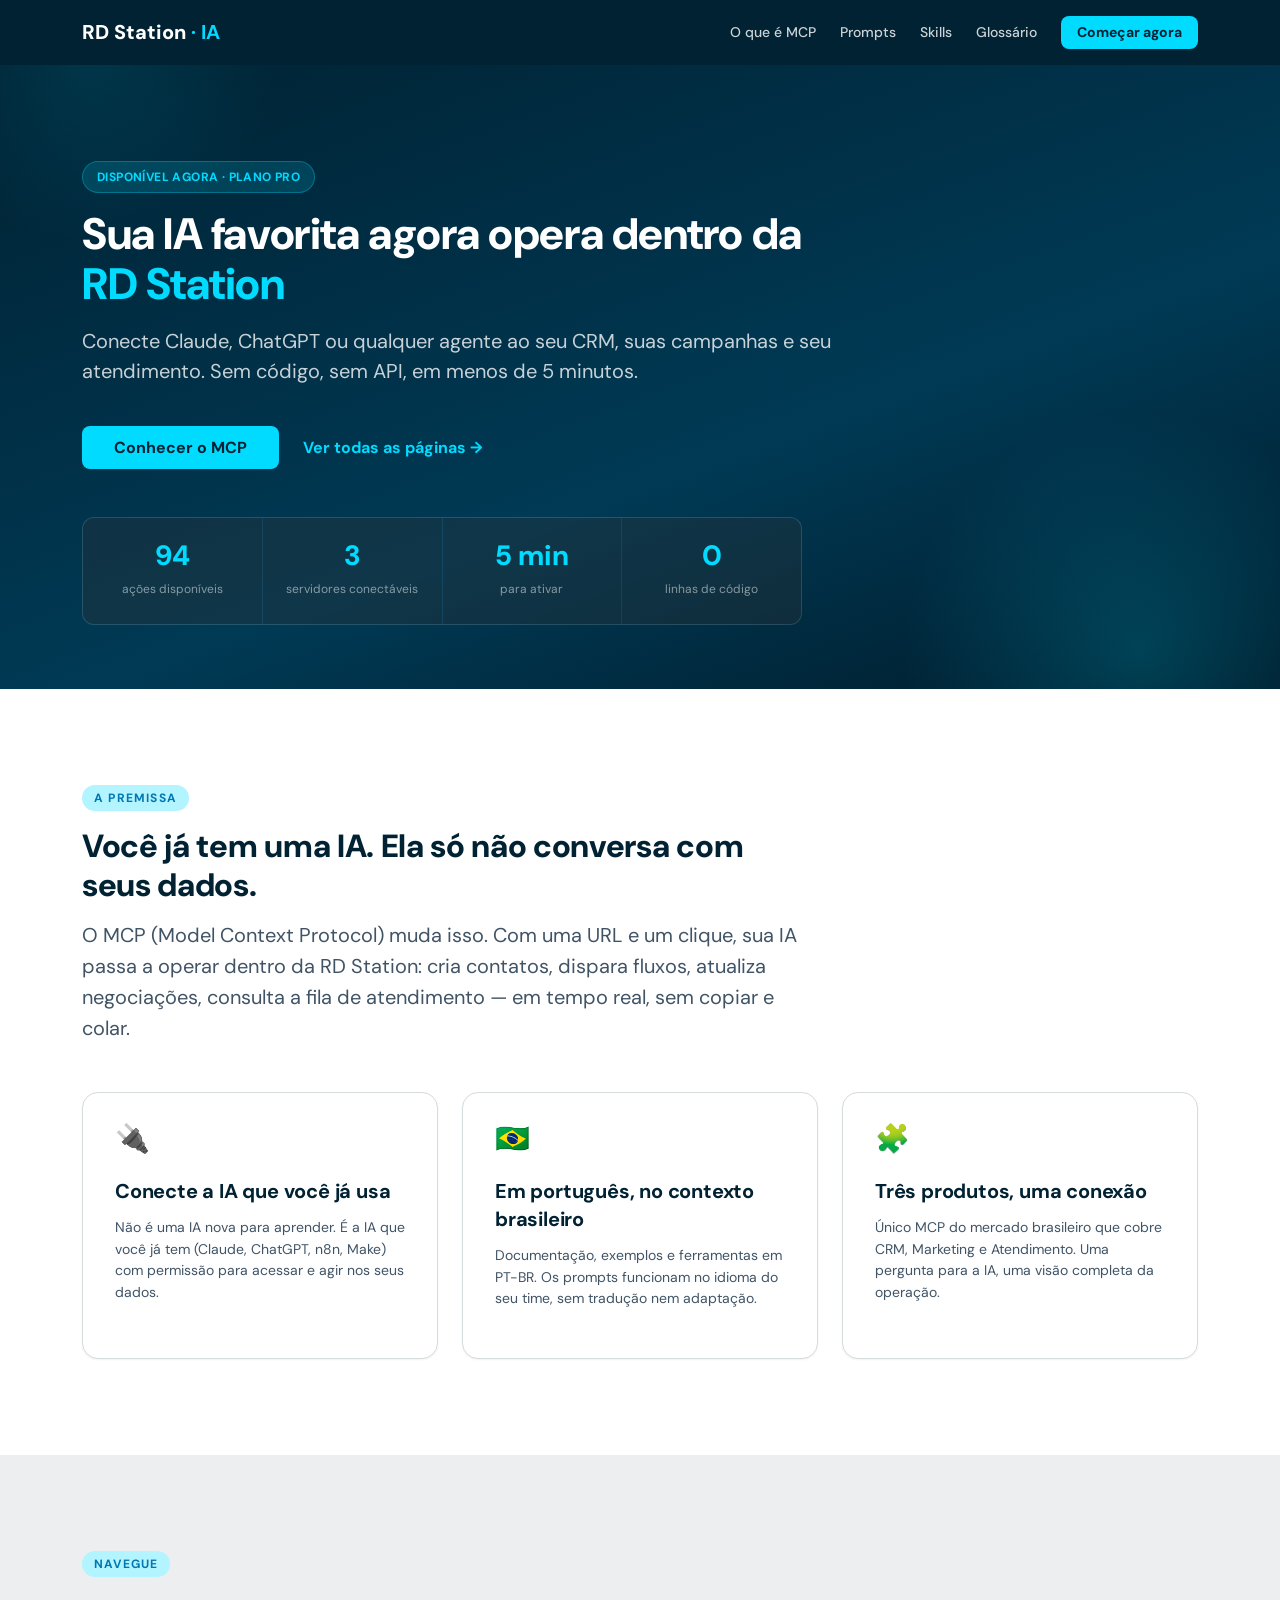
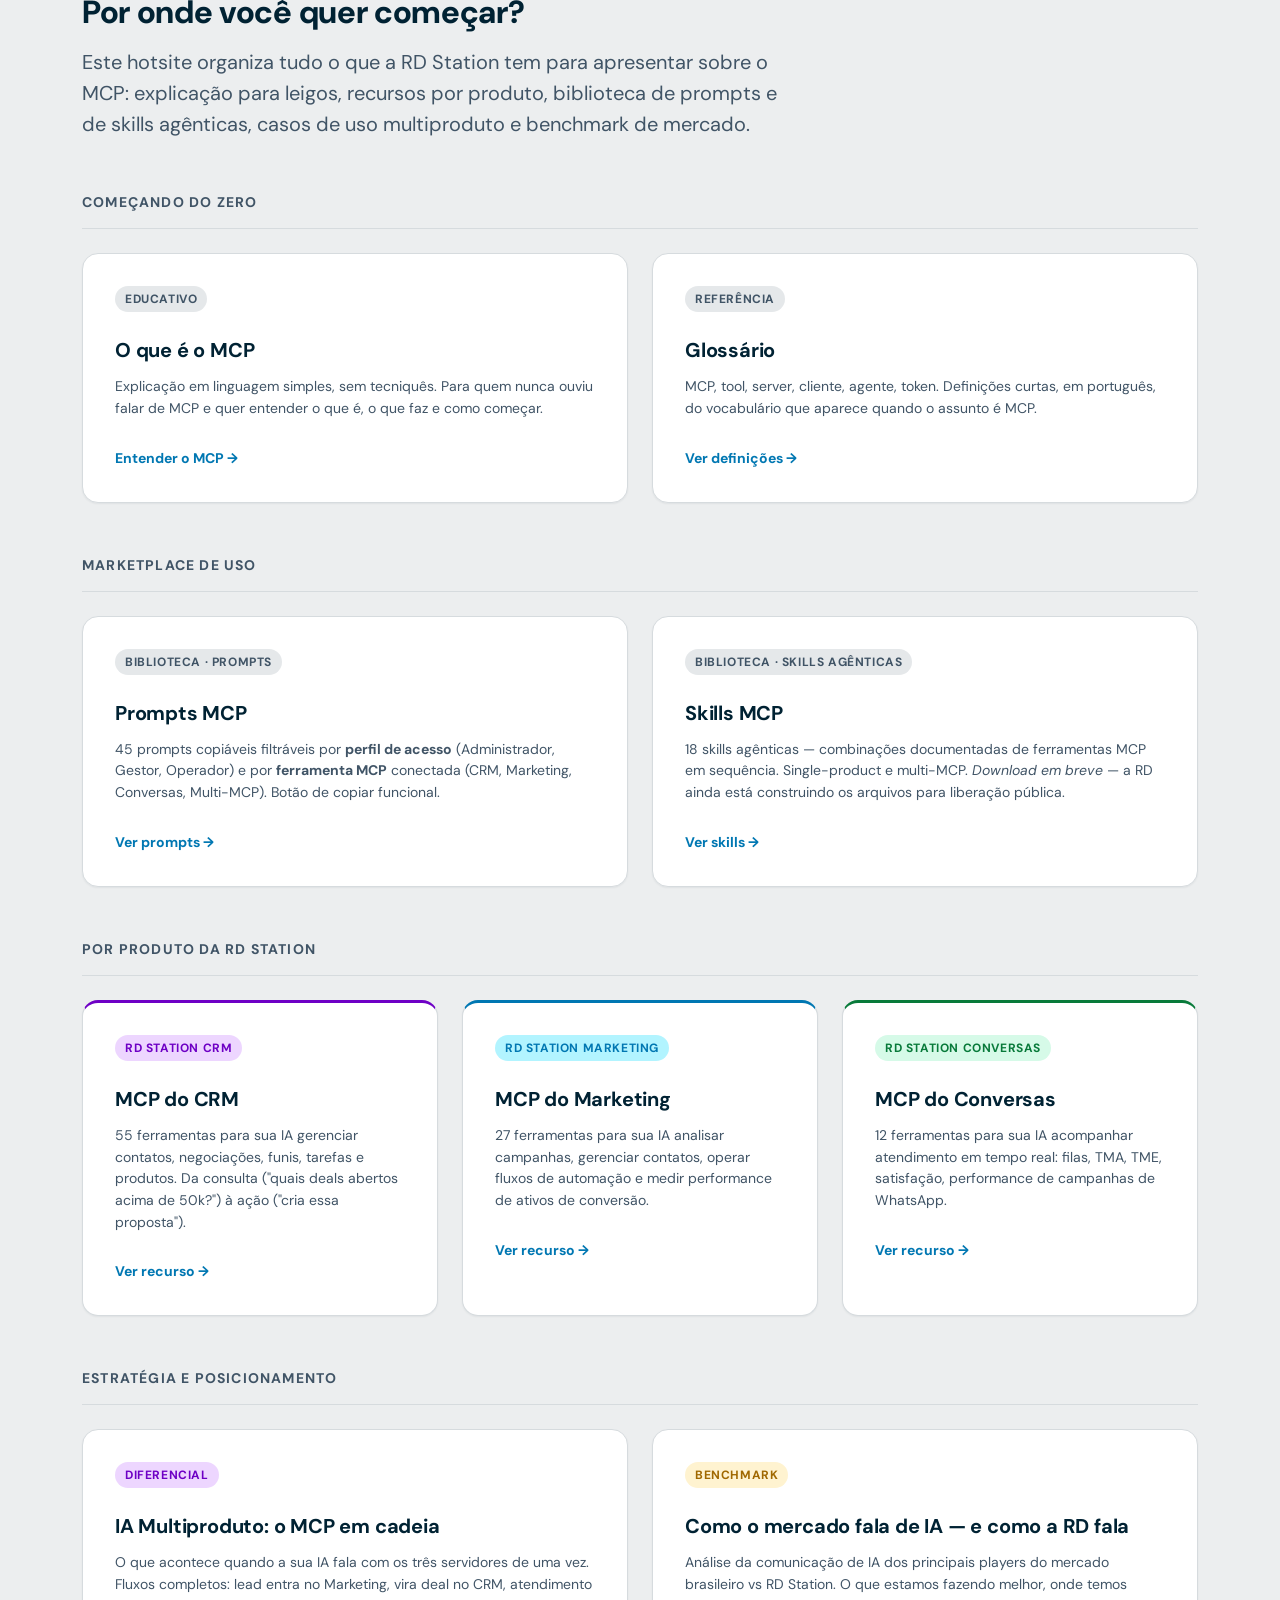
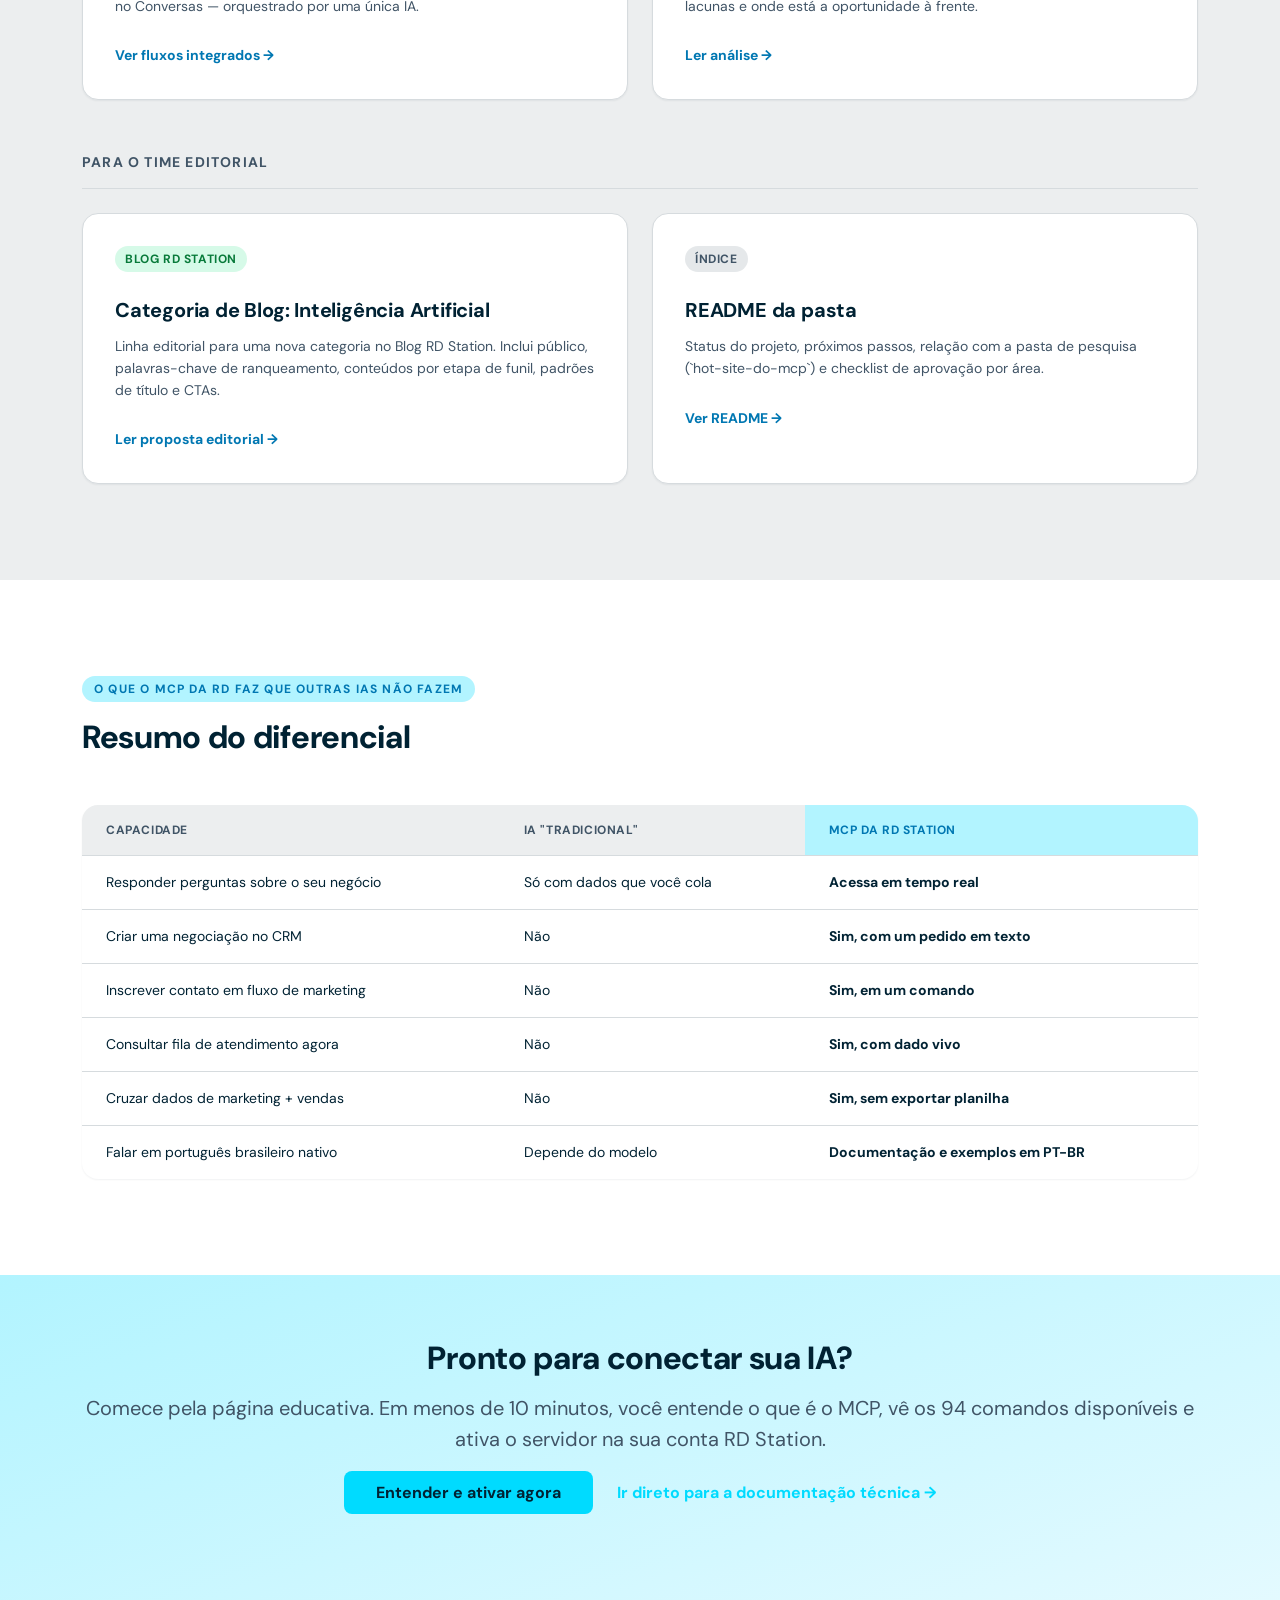
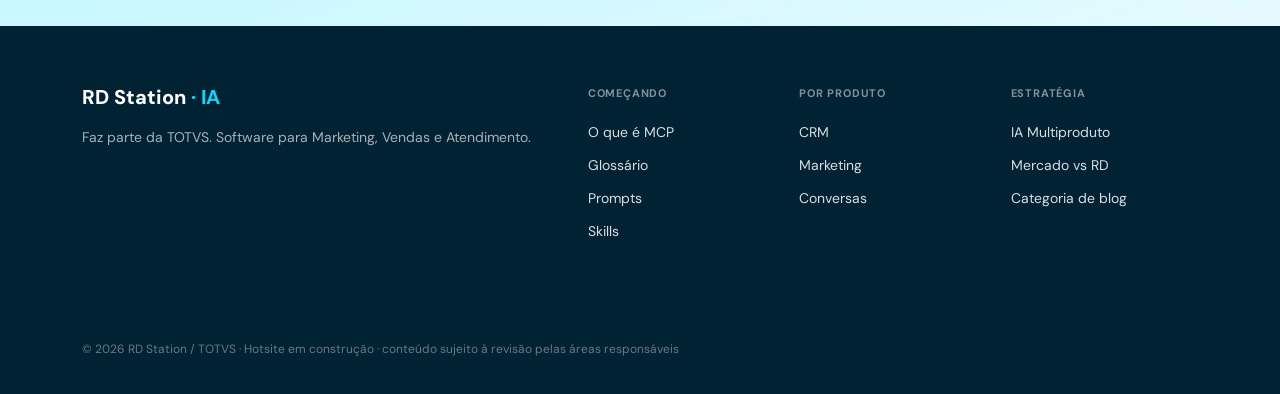
<file: index.html>
<!DOCTYPE html>
<html lang="pt-BR">
<head>
  <meta charset="UTF-8" />
  <meta name="viewport" content="width=device-width, initial-scale=1.0" />
  <meta name="theme-color" content="#002233" />

  <title>IA e MCP na RD Station · Hotsite</title>
  <meta name="description" content="Conecte qualquer IA aos dados da sua conta RD Station. CRM, Marketing e Conversas — 94 ferramentas disponíveis para Claude, ChatGPT e outros agentes." />

  <meta property="og:type" content="website" />
  <meta property="og:title" content="IA e MCP na RD Station" />
  <meta property="og:description" content="Sua IA favorita agora opera dentro da RD Station — sem código, em menos de 5 minutos." />

  <link rel="preconnect" href="https://fonts.googleapis.com" />
  <link rel="preconnect" href="https://fonts.gstatic.com" crossorigin />
  <link href="https://fonts.googleapis.com/css2?family=DM+Sans:wght@400;500;700;800&display=swap" rel="stylesheet" />

  <link rel="stylesheet" href="_styles.css" />
</head>
<body>

  <!-- Header -->
  <header class="site-header">
    <div class="container header-inner">
      <a href="index.html" class="logo">RD Station <span class="logo-tag">· IA</span></a>
      <nav class="nav">
        <a href="o-que-e-mcp.html" class="nav-link">O que é MCP</a>
        <a href="prompts-mcp.html" class="nav-link">Prompts</a>
        <a href="skills-mcp.html" class="nav-link">Skills</a>
        <a href="glossario.html" class="nav-link">Glossário</a>
        <a href="#comecar" class="btn btn-primary btn-sm">Começar agora</a>
      </nav>
    </div>
  </header>

  <!-- Hero -->
  <section class="hero">
    <div class="container">
      <span class="badge badge-primary">Disponível agora · Plano Pro</span>
      <h1>Sua IA favorita agora opera dentro da <em>RD Station</em></h1>
      <p class="lead">Conecte Claude, ChatGPT ou qualquer agente ao seu CRM, suas campanhas e seu atendimento. Sem código, sem API, em menos de 5 minutos.</p>
      <div class="hero-cta">
        <a href="o-que-e-mcp.html" class="btn btn-primary">Conhecer o MCP</a>
        <a href="#paginas" class="btn-link">Ver todas as páginas →</a>
      </div>
      <div class="hero-stats">
        <div class="hero-stat"><strong>94</strong><span>ações disponíveis</span></div>
        <div class="hero-stat"><strong>3</strong><span>servidores conectáveis</span></div>
        <div class="hero-stat"><strong>5 min</strong><span>para ativar</span></div>
        <div class="hero-stat"><strong>0</strong><span>linhas de código</span></div>
      </div>
    </div>
  </section>

  <!-- O que é -->
  <section class="section">
    <div class="container">
      <div class="section-header">
        <span class="eyebrow">A premissa</span>
        <h2>Você já tem uma IA. Ela só não conversa com seus dados.</h2>
        <p class="lead-secondary">O MCP (Model Context Protocol) muda isso. Com uma URL e um clique, sua IA passa a operar dentro da RD Station: cria contatos, dispara fluxos, atualiza negociações, consulta a fila de atendimento — em tempo real, sem copiar e colar.</p>
      </div>

      <div class="grid-3 mt-6">
        <article class="card">
          <span class="card-icon">🔌</span>
          <h3>Conecte a IA que você já usa</h3>
          <p>Não é uma IA nova para aprender. É a IA que você já tem (Claude, ChatGPT, n8n, Make) com permissão para acessar e agir nos seus dados.</p>
        </article>
        <article class="card">
          <span class="card-icon">🇧🇷</span>
          <h3>Em português, no contexto brasileiro</h3>
          <p>Documentação, exemplos e ferramentas em PT-BR. Os prompts funcionam no idioma do seu time, sem tradução nem adaptação.</p>
        </article>
        <article class="card">
          <span class="card-icon">🧩</span>
          <h3>Três produtos, uma conexão</h3>
          <p>Único MCP do mercado brasileiro que cobre CRM, Marketing e Atendimento. Uma pergunta para a IA, uma visão completa da operação.</p>
        </article>
      </div>
    </div>
  </section>

  <!-- Páginas do hotsite -->
  <section id="paginas" class="section section--alt">
    <div class="container">
      <div class="section-header">
        <span class="eyebrow">Navegue</span>
        <h2>Por onde você quer começar?</h2>
        <p class="lead-secondary">Este hotsite organiza tudo o que a RD Station tem para apresentar sobre o MCP: explicação para leigos, recursos por produto, biblioteca de prompts e de skills agênticas, casos de uso multiproduto e benchmark de mercado.</p>
      </div>

      <h3 class="group-title">Começando do zero</h3>
      <div class="grid-2">
        <a class="card card-link" href="o-que-e-mcp.html">
          <span class="card-tag">Educativo</span>
          <h3>O que é o MCP</h3>
          <p>Explicação em linguagem simples, sem tecniquês. Para quem nunca ouviu falar de MCP e quer entender o que é, o que faz e como começar.</p>
          <span class="card-cta">Entender o MCP →</span>
        </a>
        <a class="card card-link" href="glossario.html">
          <span class="card-tag">Referência</span>
          <h3>Glossário</h3>
          <p>MCP, tool, server, cliente, agente, token. Definições curtas, em português, do vocabulário que aparece quando o assunto é MCP.</p>
          <span class="card-cta">Ver definições →</span>
        </a>
      </div>

      <h3 class="group-title mt-8">Marketplace de uso</h3>
      <div class="grid-2">
        <a class="card card-link" href="prompts-mcp.html">
          <span class="card-tag">Biblioteca · prompts</span>
          <h3>Prompts MCP</h3>
          <p>45 prompts copiáveis filtráveis por <strong>perfil de acesso</strong> (Administrador, Gestor, Operador) e por <strong>ferramenta MCP</strong> conectada (CRM, Marketing, Conversas, Multi-MCP). Botão de copiar funcional.</p>
          <span class="card-cta">Ver prompts →</span>
        </a>
        <a class="card card-link" href="skills-mcp.html">
          <span class="card-tag">Biblioteca · skills agênticas</span>
          <h3>Skills MCP</h3>
          <p>18 skills agênticas — combinações documentadas de ferramentas MCP em sequência. Single-product e multi-MCP. <em>Download em breve</em> — a RD ainda está construindo os arquivos para liberação pública.</p>
          <span class="card-cta">Ver skills →</span>
        </a>
      </div>

      <h3 class="group-title mt-8">Por produto da RD Station</h3>
      <div class="grid-3">
        <a class="card card-link card-product" href="mcp-crm.html">
          <span class="card-tag tag-crm">RD Station CRM</span>
          <h3>MCP do CRM</h3>
          <p>55 ferramentas para sua IA gerenciar contatos, negociações, funis, tarefas e produtos. Da consulta ("quais deals abertos acima de 50k?") à ação ("cria essa proposta").</p>
          <span class="card-cta">Ver recurso →</span>
        </a>
        <a class="card card-link card-product" href="mcp-marketing.html">
          <span class="card-tag tag-marketing">RD Station Marketing</span>
          <h3>MCP do Marketing</h3>
          <p>27 ferramentas para sua IA analisar campanhas, gerenciar contatos, operar fluxos de automação e medir performance de ativos de conversão.</p>
          <span class="card-cta">Ver recurso →</span>
        </a>
        <a class="card card-link card-product" href="mcp-conversas.html">
          <span class="card-tag tag-conversas">RD Station Conversas</span>
          <h3>MCP do Conversas</h3>
          <p>12 ferramentas para sua IA acompanhar atendimento em tempo real: filas, TMA, TME, satisfação, performance de campanhas de WhatsApp.</p>
          <span class="card-cta">Ver recurso →</span>
        </a>
      </div>

      <h3 class="group-title mt-8">Estratégia e posicionamento</h3>
      <div class="grid-2">
        <a class="card card-link" href="mcp-multiproduto.html">
          <span class="card-tag tag-highlight">Diferencial</span>
          <h3>IA Multiproduto: o MCP em cadeia</h3>
          <p>O que acontece quando a sua IA fala com os três servidores de uma vez. Fluxos completos: lead entra no Marketing, vira deal no CRM, atendimento no Conversas — orquestrado por uma única IA.</p>
          <span class="card-cta">Ver fluxos integrados →</span>
        </a>
        <a class="card card-link" href="ia-mercado-vs-rd.html">
          <span class="card-tag tag-benchmark">Benchmark</span>
          <h3>Como o mercado fala de IA — e como a RD fala</h3>
          <p>Análise da comunicação de IA dos principais players do mercado brasileiro vs RD Station. O que estamos fazendo melhor, onde temos lacunas e onde está a oportunidade à frente.</p>
          <span class="card-cta">Ler análise →</span>
        </a>
      </div>

      <h3 class="group-title mt-8">Para o time editorial</h3>
      <div class="grid-2">
        <a class="card card-link" href="categoria-blog-ia.md">
          <span class="card-tag tag-blog">Blog RD Station</span>
          <h3>Categoria de Blog: Inteligência Artificial</h3>
          <p>Linha editorial para uma nova categoria no Blog RD Station. Inclui público, palavras-chave de ranqueamento, conteúdos por etapa de funil, padrões de título e CTAs.</p>
          <span class="card-cta">Ler proposta editorial →</span>
        </a>
        <a class="card card-link" href="README.md">
          <span class="card-tag">Índice</span>
          <h3>README da pasta</h3>
          <p>Status do projeto, próximos passos, relação com a pasta de pesquisa (`hot-site-do-mcp`) e checklist de aprovação por área.</p>
          <span class="card-cta">Ver README →</span>
        </a>
      </div>
    </div>
  </section>

  <!-- Comparativo rápido -->
  <section class="section">
    <div class="container">
      <div class="section-header">
        <span class="eyebrow">O que o MCP da RD faz que outras IAs não fazem</span>
        <h2>Resumo do diferencial</h2>
      </div>

      <table class="vs-table">
        <thead>
          <tr>
            <th>Capacidade</th>
            <th>IA "tradicional"</th>
            <th class="th-rd">MCP da RD Station</th>
          </tr>
        </thead>
        <tbody>
          <tr><td>Responder perguntas sobre o seu negócio</td><td>Só com dados que você cola</td><td><strong>Acessa em tempo real</strong></td></tr>
          <tr><td>Criar uma negociação no CRM</td><td>Não</td><td><strong>Sim, com um pedido em texto</strong></td></tr>
          <tr><td>Inscrever contato em fluxo de marketing</td><td>Não</td><td><strong>Sim, em um comando</strong></td></tr>
          <tr><td>Consultar fila de atendimento agora</td><td>Não</td><td><strong>Sim, com dado vivo</strong></td></tr>
          <tr><td>Cruzar dados de marketing + vendas</td><td>Não</td><td><strong>Sim, sem exportar planilha</strong></td></tr>
          <tr><td>Falar em português brasileiro nativo</td><td>Depende do modelo</td><td><strong>Documentação e exemplos em PT-BR</strong></td></tr>
        </tbody>
      </table>
    </div>
  </section>

  <!-- CTA -->
  <section id="comecar" class="section section--cta">
    <div class="container">
      <h2>Pronto para conectar sua IA?</h2>
      <p class="lead-secondary">Comece pela página educativa. Em menos de 10 minutos, você entende o que é o MCP, vê os 94 comandos disponíveis e ativa o servidor na sua conta RD Station.</p>
      <div class="hero-cta center-cta">
        <a href="o-que-e-mcp.html" class="btn btn-primary">Entender e ativar agora</a>
        <a href="https://mcp.rdstationmentor.com" target="_blank" rel="noopener" class="btn-link">Ir direto para a documentação técnica →</a>
      </div>
    </div>
  </section>

  <!-- Footer -->
  <footer class="site-footer">
    <div class="container footer-inner">
      <div>
        <span class="logo">RD Station <span class="logo-tag">· IA</span></span>
        <p>Faz parte da TOTVS. Software para Marketing, Vendas e Atendimento.</p>
      </div>
      <div class="footer-cols">
        <div>
          <h4>Começando</h4>
          <a href="o-que-e-mcp.html">O que é MCP</a>
          <a href="glossario.html">Glossário</a>
          <a href="prompts-mcp.html">Prompts</a>
          <a href="skills-mcp.html">Skills</a>
        </div>
        <div>
          <h4>Por produto</h4>
          <a href="mcp-crm.html">CRM</a>
          <a href="mcp-marketing.html">Marketing</a>
          <a href="mcp-conversas.html">Conversas</a>
        </div>
        <div>
          <h4>Estratégia</h4>
          <a href="mcp-multiproduto.html">IA Multiproduto</a>
          <a href="ia-mercado-vs-rd.html">Mercado vs RD</a>
          <a href="categoria-blog-ia.md">Categoria de blog</a>
        </div>
      </div>
      <p class="text-muted">&copy; 2026 RD Station / TOTVS · Hotsite em construção · conteúdo sujeito à revisão pelas áreas responsáveis</p>
    </div>
  </footer>

</body>
</html>
</file>
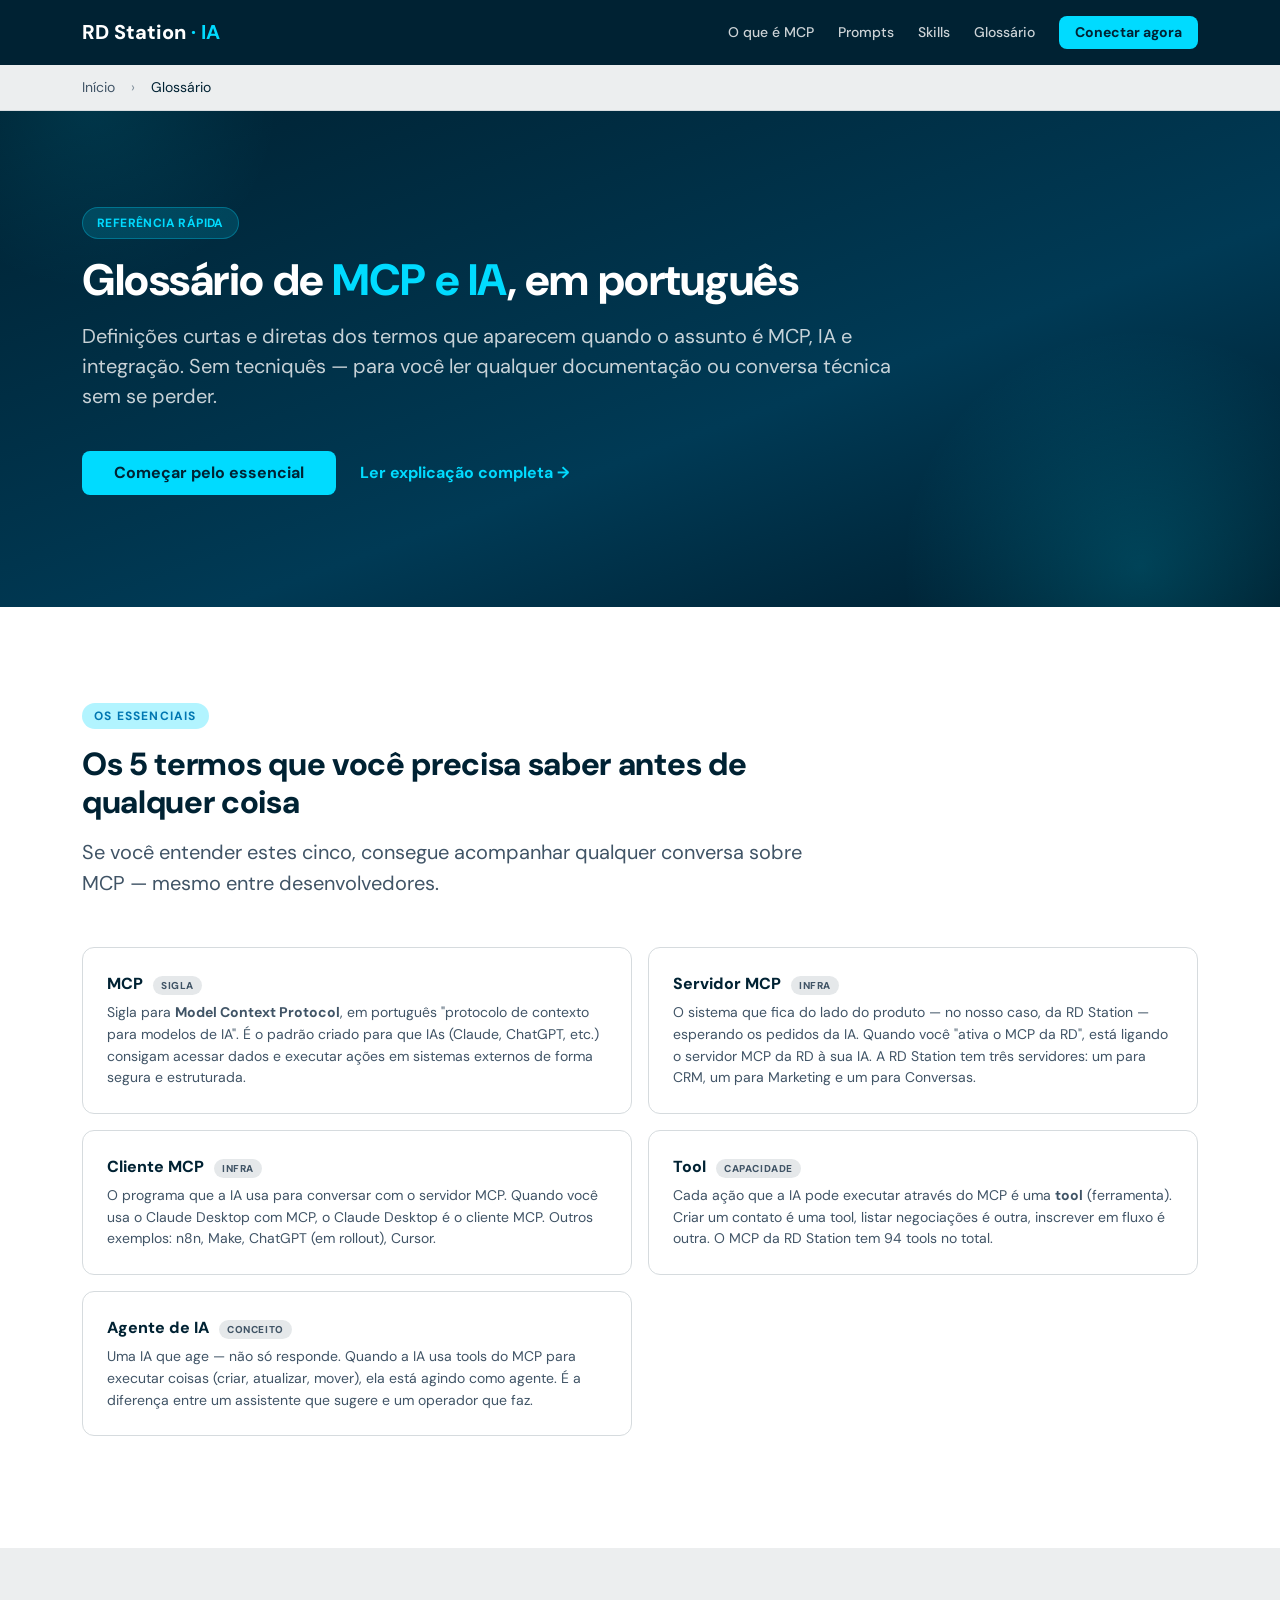
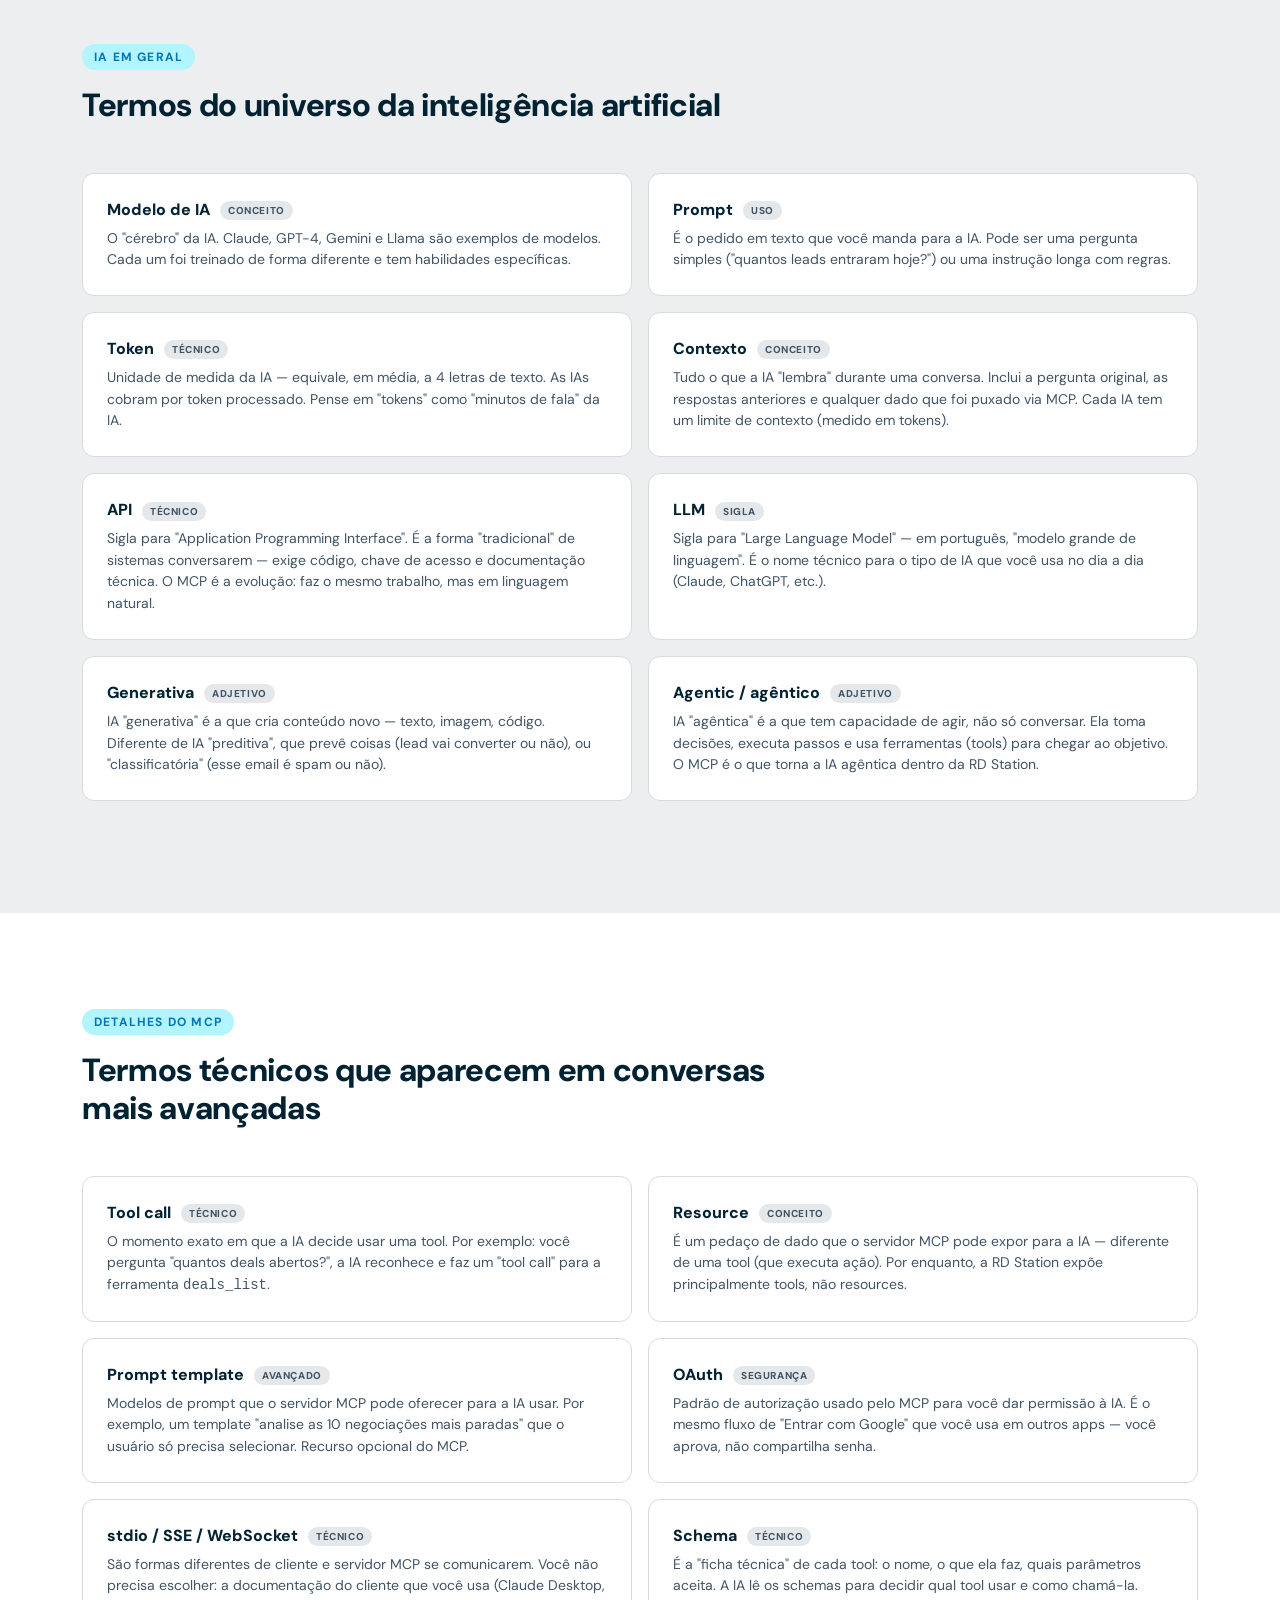
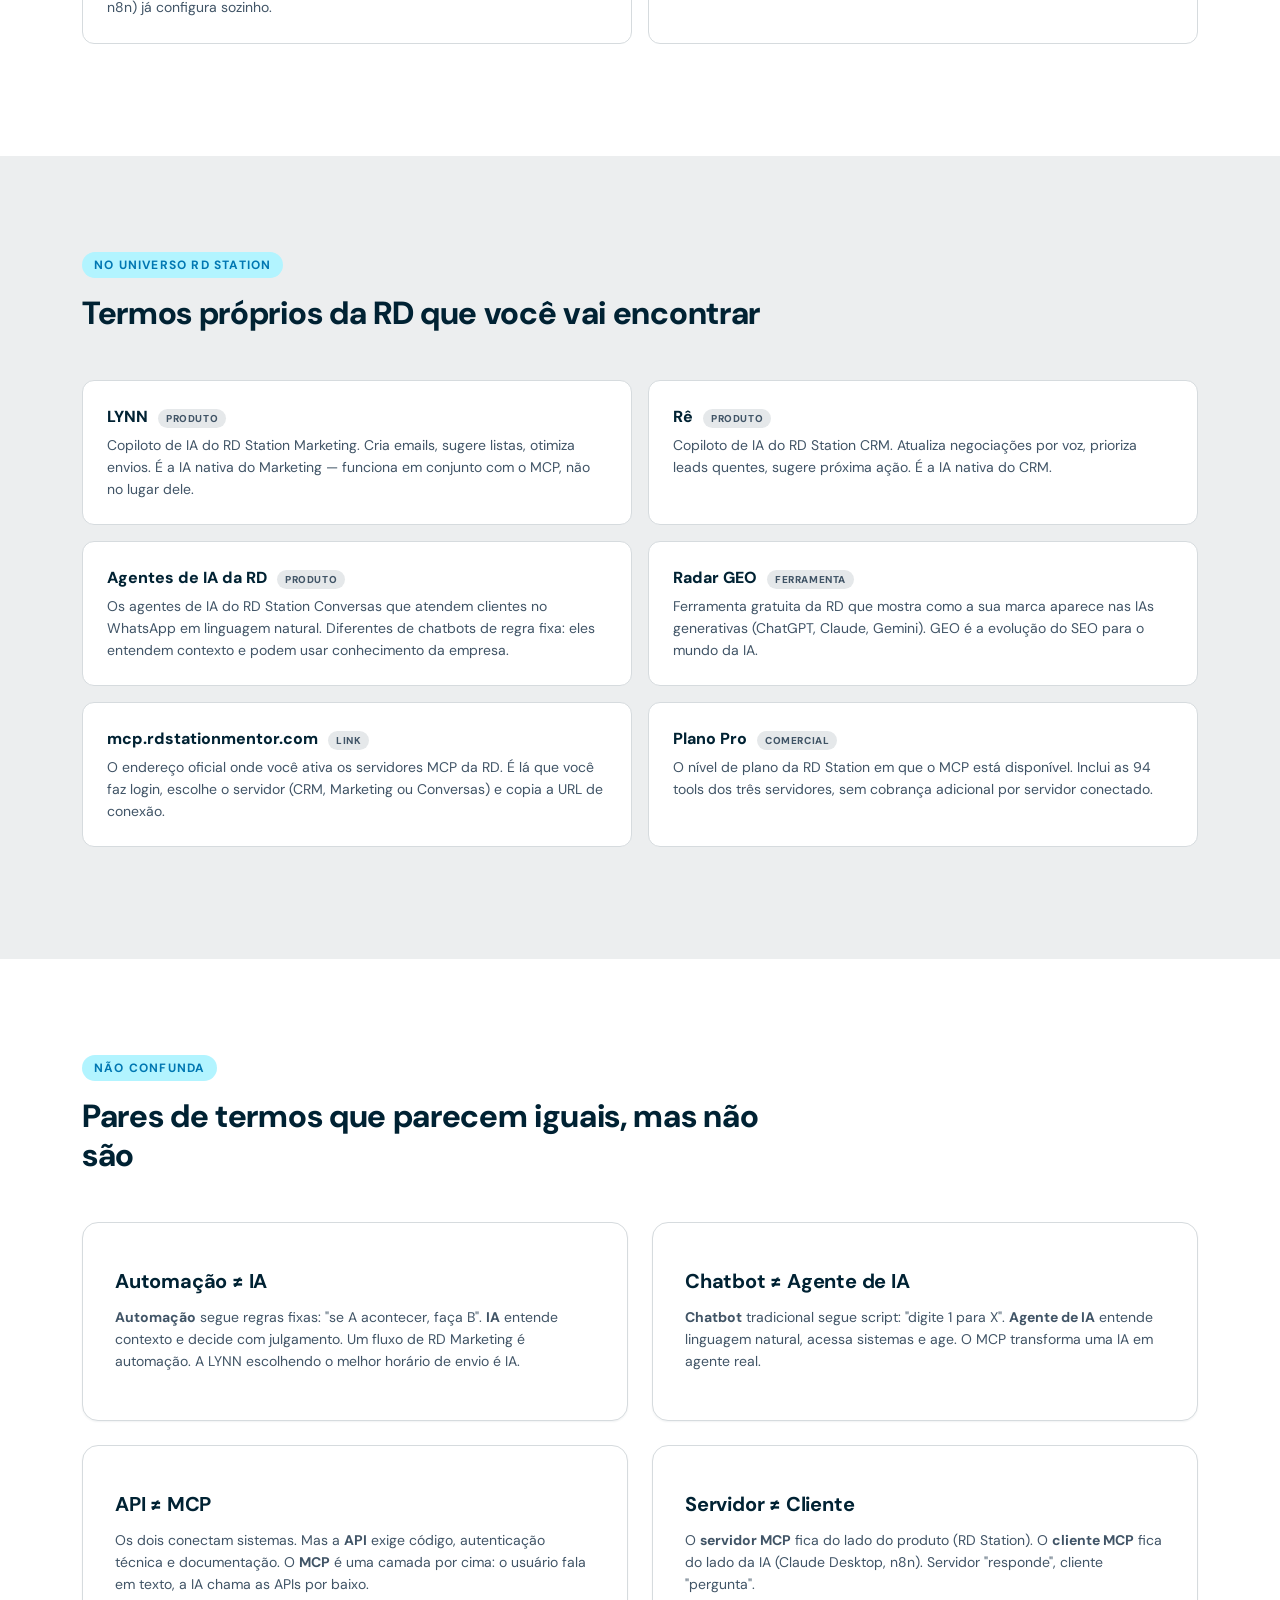
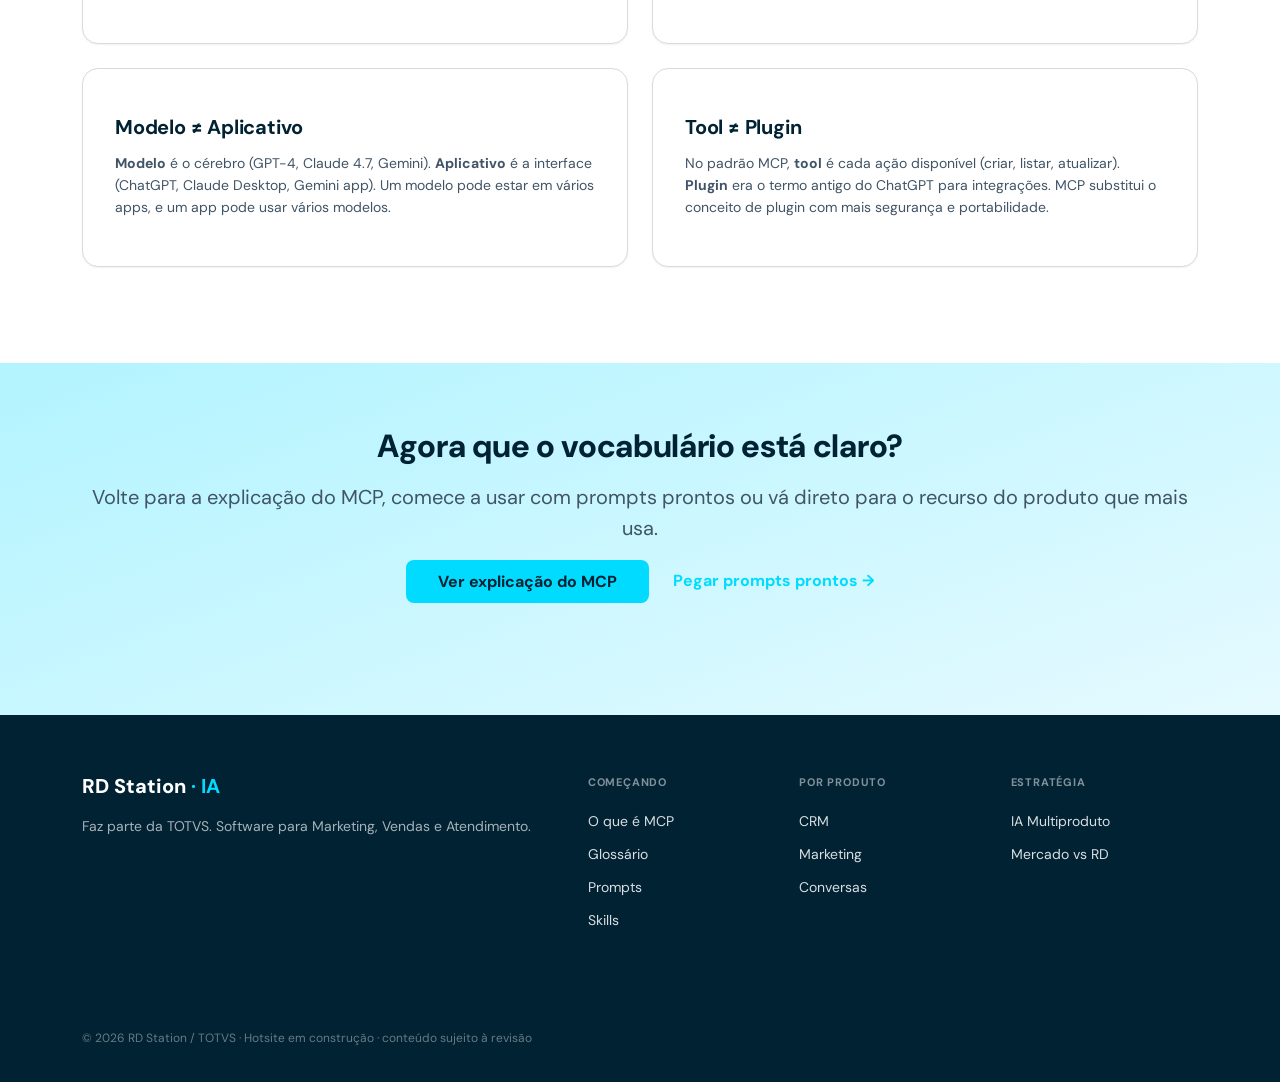
<file: glossario.html>
<!DOCTYPE html>
<html lang="pt-BR">
<head>
  <meta charset="UTF-8" />
  <meta name="viewport" content="width=device-width, initial-scale=1.0" />
  <meta name="theme-color" content="#002233" />

  <title>Glossário de MCP e IA — em português · RD Station</title>
  <meta name="description" content="Definições curtas dos principais termos do mundo MCP e IA: agente, tool, server, cliente, prompt, token e mais. Para você entender qualquer texto técnico sobre o assunto." />

  <link rel="preconnect" href="https://fonts.googleapis.com" />
  <link rel="preconnect" href="https://fonts.gstatic.com" crossorigin />
  <link href="https://fonts.googleapis.com/css2?family=DM+Sans:wght@400;500;700;800&display=swap" rel="stylesheet" />

  <link rel="stylesheet" href="_styles.css" />
</head>
<body>

  <header class="site-header">
    <div class="container header-inner">
      <a href="index.html" class="logo">RD Station <span class="logo-tag">· IA</span></a>
      <nav class="nav">
        <a href="o-que-e-mcp.html" class="nav-link">O que é MCP</a>
        <a href="prompts-mcp.html" class="nav-link">Prompts</a>
        <a href="skills-mcp.html" class="nav-link">Skills</a>
        <a href="glossario.html" class="nav-link">Glossário</a>
        <a href="https://mcp.rdstationmentor.com" target="_blank" rel="noopener" class="btn btn-primary btn-sm">Conectar agora</a>
      </nav>
    </div>
  </header>

  <nav class="page-nav">
    <div class="container">
      <a href="index.html">Início</a>
      <span class="page-nav-sep">›</span>
      <span>Glossário</span>
    </div>
  </nav>

  <section class="hero">
    <div class="container">
      <span class="badge badge-primary">Referência rápida</span>
      <h1>Glossário de <em>MCP e IA</em>, em português</h1>
      <p class="lead">Definições curtas e diretas dos termos que aparecem quando o assunto é MCP, IA e integração. Sem tecniquês — para você ler qualquer documentação ou conversa técnica sem se perder.</p>
      <div class="hero-cta">
        <a href="#protocolo" class="btn btn-primary">Começar pelo essencial</a>
        <a href="o-que-e-mcp.html" class="btn-link">Ler explicação completa →</a>
      </div>
    </div>
  </section>

  <!-- Termos essenciais -->
  <section id="protocolo" class="section">
    <div class="container">
      <div class="section-header">
        <span class="eyebrow">Os essenciais</span>
        <h2>Os 5 termos que você precisa saber antes de qualquer coisa</h2>
        <p class="lead-secondary">Se você entender estes cinco, consegue acompanhar qualquer conversa sobre MCP — mesmo entre desenvolvedores.</p>
      </div>

      <dl class="glossary-grid">
        <div class="glossary-item">
          <dt>MCP <span class="term-tag">sigla</span></dt>
          <dd>Sigla para <strong>Model Context Protocol</strong>, em português "protocolo de contexto para modelos de IA". É o padrão criado para que IAs (Claude, ChatGPT, etc.) consigam acessar dados e executar ações em sistemas externos de forma segura e estruturada.</dd>
        </div>
        <div class="glossary-item">
          <dt>Servidor MCP <span class="term-tag">infra</span></dt>
          <dd>O sistema que fica do lado do produto — no nosso caso, da RD Station — esperando os pedidos da IA. Quando você "ativa o MCP da RD", está ligando o servidor MCP da RD à sua IA. A RD Station tem três servidores: um para CRM, um para Marketing e um para Conversas.</dd>
        </div>
        <div class="glossary-item">
          <dt>Cliente MCP <span class="term-tag">infra</span></dt>
          <dd>O programa que a IA usa para conversar com o servidor MCP. Quando você usa o Claude Desktop com MCP, o Claude Desktop é o cliente MCP. Outros exemplos: n8n, Make, ChatGPT (em rollout), Cursor.</dd>
        </div>
        <div class="glossary-item">
          <dt>Tool <span class="term-tag">capacidade</span></dt>
          <dd>Cada ação que a IA pode executar através do MCP é uma <strong>tool</strong> (ferramenta). Criar um contato é uma tool, listar negociações é outra, inscrever em fluxo é outra. O MCP da RD Station tem 94 tools no total.</dd>
        </div>
        <div class="glossary-item">
          <dt>Agente de IA <span class="term-tag">conceito</span></dt>
          <dd>Uma IA que age — não só responde. Quando a IA usa tools do MCP para executar coisas (criar, atualizar, mover), ela está agindo como agente. É a diferença entre um assistente que sugere e um operador que faz.</dd>
        </div>
      </dl>
    </div>
  </section>

  <!-- Termos de IA em geral -->
  <section class="section section--alt">
    <div class="container">
      <div class="section-header">
        <span class="eyebrow">IA em geral</span>
        <h2>Termos do universo da inteligência artificial</h2>
      </div>

      <dl class="glossary-grid">
        <div class="glossary-item">
          <dt>Modelo de IA <span class="term-tag">conceito</span></dt>
          <dd>O "cérebro" da IA. Claude, GPT-4, Gemini e Llama são exemplos de modelos. Cada um foi treinado de forma diferente e tem habilidades específicas.</dd>
        </div>
        <div class="glossary-item">
          <dt>Prompt <span class="term-tag">uso</span></dt>
          <dd>É o pedido em texto que você manda para a IA. Pode ser uma pergunta simples ("quantos leads entraram hoje?") ou uma instrução longa com regras.</dd>
        </div>
        <div class="glossary-item">
          <dt>Token <span class="term-tag">técnico</span></dt>
          <dd>Unidade de medida da IA — equivale, em média, a 4 letras de texto. As IAs cobram por token processado. Pense em "tokens" como "minutos de fala" da IA.</dd>
        </div>
        <div class="glossary-item">
          <dt>Contexto <span class="term-tag">conceito</span></dt>
          <dd>Tudo o que a IA "lembra" durante uma conversa. Inclui a pergunta original, as respostas anteriores e qualquer dado que foi puxado via MCP. Cada IA tem um limite de contexto (medido em tokens).</dd>
        </div>
        <div class="glossary-item">
          <dt>API <span class="term-tag">técnico</span></dt>
          <dd>Sigla para "Application Programming Interface". É a forma "tradicional" de sistemas conversarem — exige código, chave de acesso e documentação técnica. O MCP é a evolução: faz o mesmo trabalho, mas em linguagem natural.</dd>
        </div>
        <div class="glossary-item">
          <dt>LLM <span class="term-tag">sigla</span></dt>
          <dd>Sigla para "Large Language Model" — em português, "modelo grande de linguagem". É o nome técnico para o tipo de IA que você usa no dia a dia (Claude, ChatGPT, etc.).</dd>
        </div>
        <div class="glossary-item">
          <dt>Generativa <span class="term-tag">adjetivo</span></dt>
          <dd>IA "generativa" é a que cria conteúdo novo — texto, imagem, código. Diferente de IA "preditiva", que prevê coisas (lead vai converter ou não), ou "classificatória" (esse email é spam ou não).</dd>
        </div>
        <div class="glossary-item">
          <dt>Agentic / agêntico <span class="term-tag">adjetivo</span></dt>
          <dd>IA "agêntica" é a que tem capacidade de agir, não só conversar. Ela toma decisões, executa passos e usa ferramentas (tools) para chegar ao objetivo. O MCP é o que torna a IA agêntica dentro da RD Station.</dd>
        </div>
      </dl>
    </div>
  </section>

  <!-- Termos do MCP -->
  <section class="section">
    <div class="container">
      <div class="section-header">
        <span class="eyebrow">Detalhes do MCP</span>
        <h2>Termos técnicos que aparecem em conversas mais avançadas</h2>
      </div>

      <dl class="glossary-grid">
        <div class="glossary-item">
          <dt>Tool call <span class="term-tag">técnico</span></dt>
          <dd>O momento exato em que a IA decide usar uma tool. Por exemplo: você pergunta "quantos deals abertos?", a IA reconhece e faz um "tool call" para a ferramenta <code>deals_list</code>.</dd>
        </div>
        <div class="glossary-item">
          <dt>Resource <span class="term-tag">conceito</span></dt>
          <dd>É um pedaço de dado que o servidor MCP pode expor para a IA — diferente de uma tool (que executa ação). Por enquanto, a RD Station expõe principalmente tools, não resources.</dd>
        </div>
        <div class="glossary-item">
          <dt>Prompt template <span class="term-tag">avançado</span></dt>
          <dd>Modelos de prompt que o servidor MCP pode oferecer para a IA usar. Por exemplo, um template "analise as 10 negociações mais paradas" que o usuário só precisa selecionar. Recurso opcional do MCP.</dd>
        </div>
        <div class="glossary-item">
          <dt>OAuth <span class="term-tag">segurança</span></dt>
          <dd>Padrão de autorização usado pelo MCP para você dar permissão à IA. É o mesmo fluxo de "Entrar com Google" que você usa em outros apps — você aprova, não compartilha senha.</dd>
        </div>
        <div class="glossary-item">
          <dt>stdio / SSE / WebSocket <span class="term-tag">técnico</span></dt>
          <dd>São formas diferentes de cliente e servidor MCP se comunicarem. Você não precisa escolher: a documentação do cliente que você usa (Claude Desktop, n8n) já configura sozinho.</dd>
        </div>
        <div class="glossary-item">
          <dt>Schema <span class="term-tag">técnico</span></dt>
          <dd>É a "ficha técnica" de cada tool: o nome, o que ela faz, quais parâmetros aceita. A IA lê os schemas para decidir qual tool usar e como chamá-la.</dd>
        </div>
      </dl>
    </div>
  </section>

  <!-- Termos da RD Station -->
  <section class="section section--alt">
    <div class="container">
      <div class="section-header">
        <span class="eyebrow">No universo RD Station</span>
        <h2>Termos próprios da RD que você vai encontrar</h2>
      </div>

      <dl class="glossary-grid">
        <div class="glossary-item">
          <dt>LYNN <span class="term-tag">produto</span></dt>
          <dd>Copiloto de IA do RD Station Marketing. Cria emails, sugere listas, otimiza envios. É a IA nativa do Marketing — funciona em conjunto com o MCP, não no lugar dele.</dd>
        </div>
        <div class="glossary-item">
          <dt>Rê <span class="term-tag">produto</span></dt>
          <dd>Copiloto de IA do RD Station CRM. Atualiza negociações por voz, prioriza leads quentes, sugere próxima ação. É a IA nativa do CRM.</dd>
        </div>
        <div class="glossary-item">
          <dt>Agentes de IA da RD <span class="term-tag">produto</span></dt>
          <dd>Os agentes de IA do RD Station Conversas que atendem clientes no WhatsApp em linguagem natural. Diferentes de chatbots de regra fixa: eles entendem contexto e podem usar conhecimento da empresa.</dd>
        </div>
        <div class="glossary-item">
          <dt>Radar GEO <span class="term-tag">ferramenta</span></dt>
          <dd>Ferramenta gratuita da RD que mostra como a sua marca aparece nas IAs generativas (ChatGPT, Claude, Gemini). GEO é a evolução do SEO para o mundo da IA.</dd>
        </div>
        <div class="glossary-item">
          <dt>mcp.rdstationmentor.com <span class="term-tag">link</span></dt>
          <dd>O endereço oficial onde você ativa os servidores MCP da RD. É lá que você faz login, escolhe o servidor (CRM, Marketing ou Conversas) e copia a URL de conexão.</dd>
        </div>
        <div class="glossary-item">
          <dt>Plano Pro <span class="term-tag">comercial</span></dt>
          <dd>O nível de plano da RD Station em que o MCP está disponível. Inclui as 94 tools dos três servidores, sem cobrança adicional por servidor conectado.</dd>
        </div>
      </dl>
    </div>
  </section>

  <!-- O que NÃO confundir -->
  <section class="section">
    <div class="container">
      <div class="section-header">
        <span class="eyebrow">Não confunda</span>
        <h2>Pares de termos que parecem iguais, mas não são</h2>
      </div>

      <div class="grid-2">
        <article class="card">
          <h3>Automação ≠ IA</h3>
          <p><strong>Automação</strong> segue regras fixas: "se A acontecer, faça B". <strong>IA</strong> entende contexto e decide com julgamento. Um fluxo de RD Marketing é automação. A LYNN escolhendo o melhor horário de envio é IA.</p>
        </article>
        <article class="card">
          <h3>Chatbot ≠ Agente de IA</h3>
          <p><strong>Chatbot</strong> tradicional segue script: "digite 1 para X". <strong>Agente de IA</strong> entende linguagem natural, acessa sistemas e age. O MCP transforma uma IA em agente real.</p>
        </article>
        <article class="card">
          <h3>API ≠ MCP</h3>
          <p>Os dois conectam sistemas. Mas a <strong>API</strong> exige código, autenticação técnica e documentação. O <strong>MCP</strong> é uma camada por cima: o usuário fala em texto, a IA chama as APIs por baixo.</p>
        </article>
        <article class="card">
          <h3>Servidor ≠ Cliente</h3>
          <p>O <strong>servidor MCP</strong> fica do lado do produto (RD Station). O <strong>cliente MCP</strong> fica do lado da IA (Claude Desktop, n8n). Servidor "responde", cliente "pergunta".</p>
        </article>
        <article class="card">
          <h3>Modelo ≠ Aplicativo</h3>
          <p><strong>Modelo</strong> é o cérebro (GPT-4, Claude 4.7, Gemini). <strong>Aplicativo</strong> é a interface (ChatGPT, Claude Desktop, Gemini app). Um modelo pode estar em vários apps, e um app pode usar vários modelos.</p>
        </article>
        <article class="card">
          <h3>Tool ≠ Plugin</h3>
          <p>No padrão MCP, <strong>tool</strong> é cada ação disponível (criar, listar, atualizar). <strong>Plugin</strong> era o termo antigo do ChatGPT para integrações. MCP substitui o conceito de plugin com mais segurança e portabilidade.</p>
        </article>
      </div>
    </div>
  </section>

  <!-- CTA -->
  <section class="section section--cta">
    <div class="container">
      <h2>Agora que o vocabulário está claro?</h2>
      <p class="lead-secondary">Volte para a explicação do MCP, comece a usar com prompts prontos ou vá direto para o recurso do produto que mais usa.</p>
      <div class="hero-cta center-cta">
        <a href="o-que-e-mcp.html" class="btn btn-primary">Ver explicação do MCP</a>
        <a href="skills-mcp.html" class="btn-link">Pegar prompts prontos →</a>
      </div>
    </div>
  </section>

  <footer class="site-footer">
    <div class="container footer-inner">
      <div>
        <span class="logo">RD Station <span class="logo-tag">· IA</span></span>
        <p>Faz parte da TOTVS. Software para Marketing, Vendas e Atendimento.</p>
      </div>
      <div class="footer-cols">
        <div>
          <h4>Começando</h4>
          <a href="o-que-e-mcp.html">O que é MCP</a>
          <a href="glossario.html">Glossário</a>
          <a href="prompts-mcp.html">Prompts</a>
          <a href="skills-mcp.html">Skills</a>
        </div>
        <div>
          <h4>Por produto</h4>
          <a href="mcp-crm.html">CRM</a>
          <a href="mcp-marketing.html">Marketing</a>
          <a href="mcp-conversas.html">Conversas</a>
        </div>
        <div>
          <h4>Estratégia</h4>
          <a href="mcp-multiproduto.html">IA Multiproduto</a>
          <a href="ia-mercado-vs-rd.html">Mercado vs RD</a>
        </div>
      </div>
      <p class="text-muted">&copy; 2026 RD Station / TOTVS · Hotsite em construção · conteúdo sujeito à revisão</p>
    </div>
  </footer>

</body>
</html>
</file>
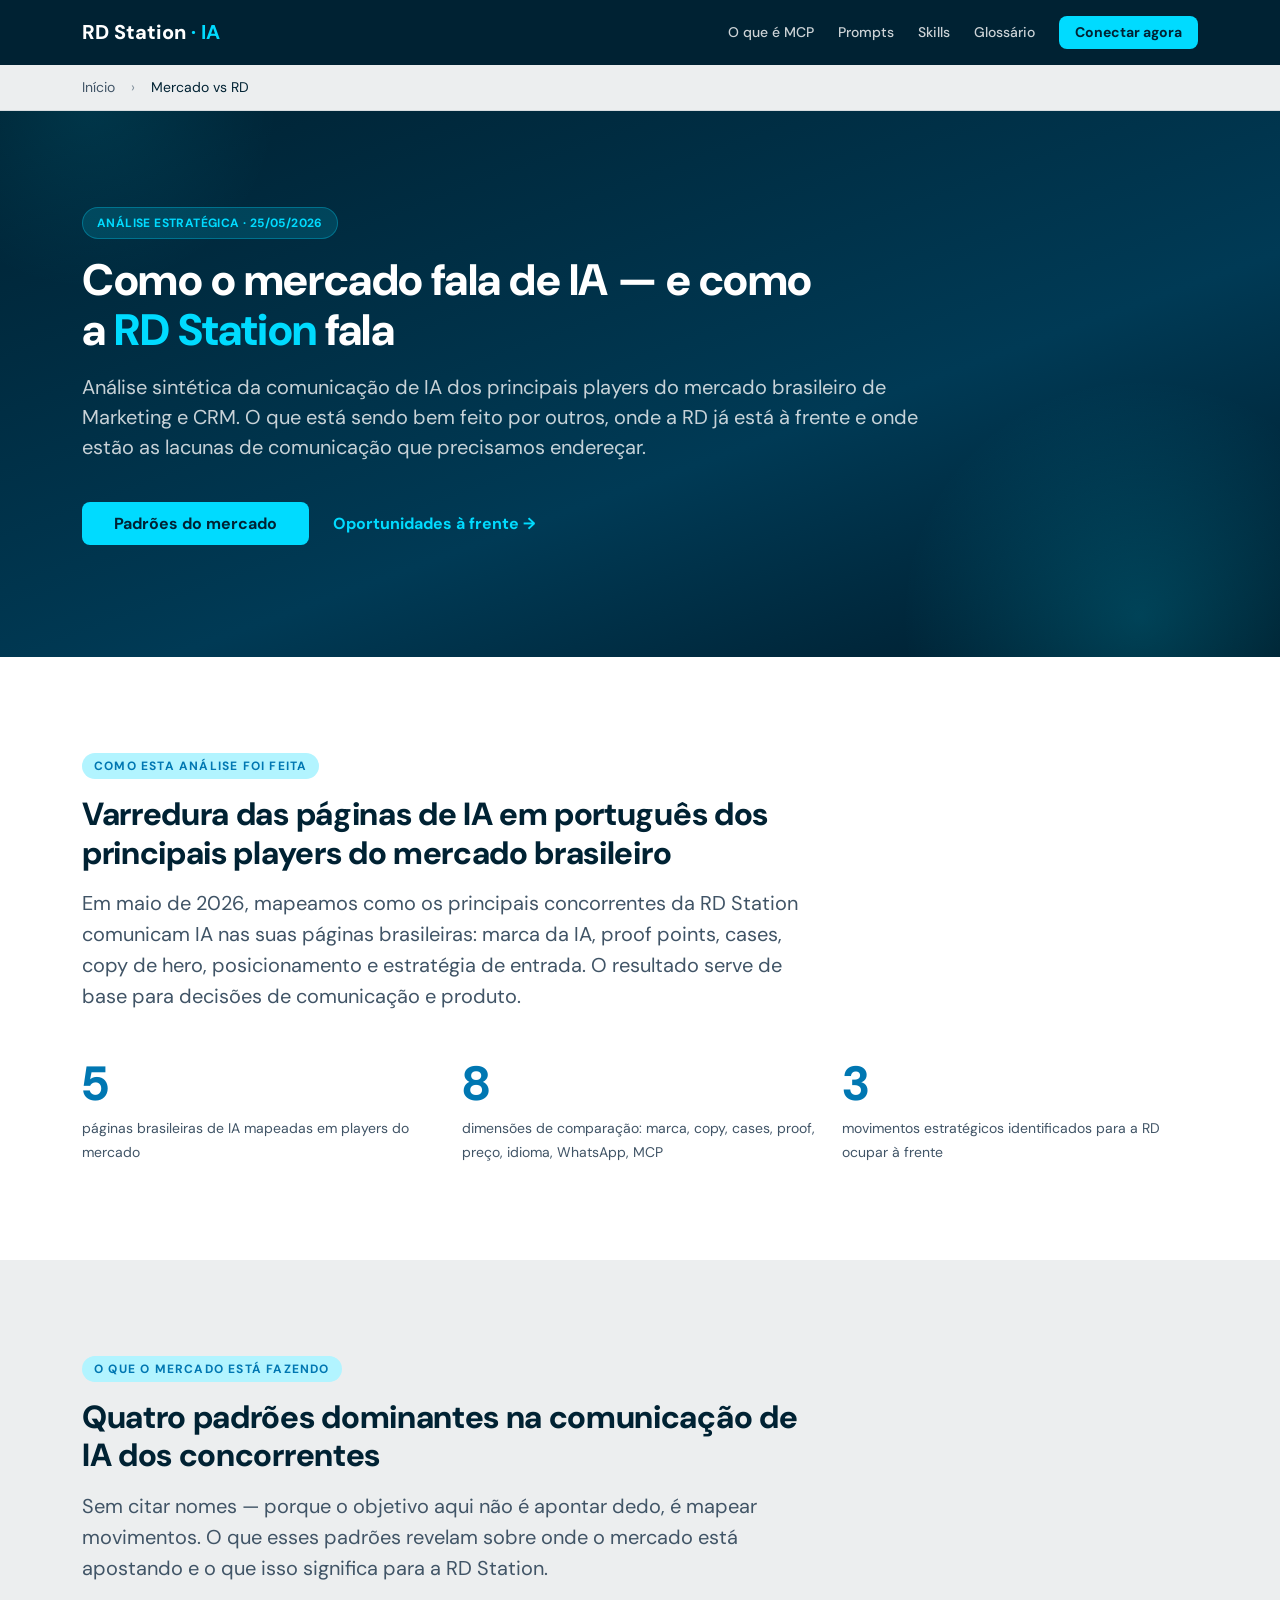
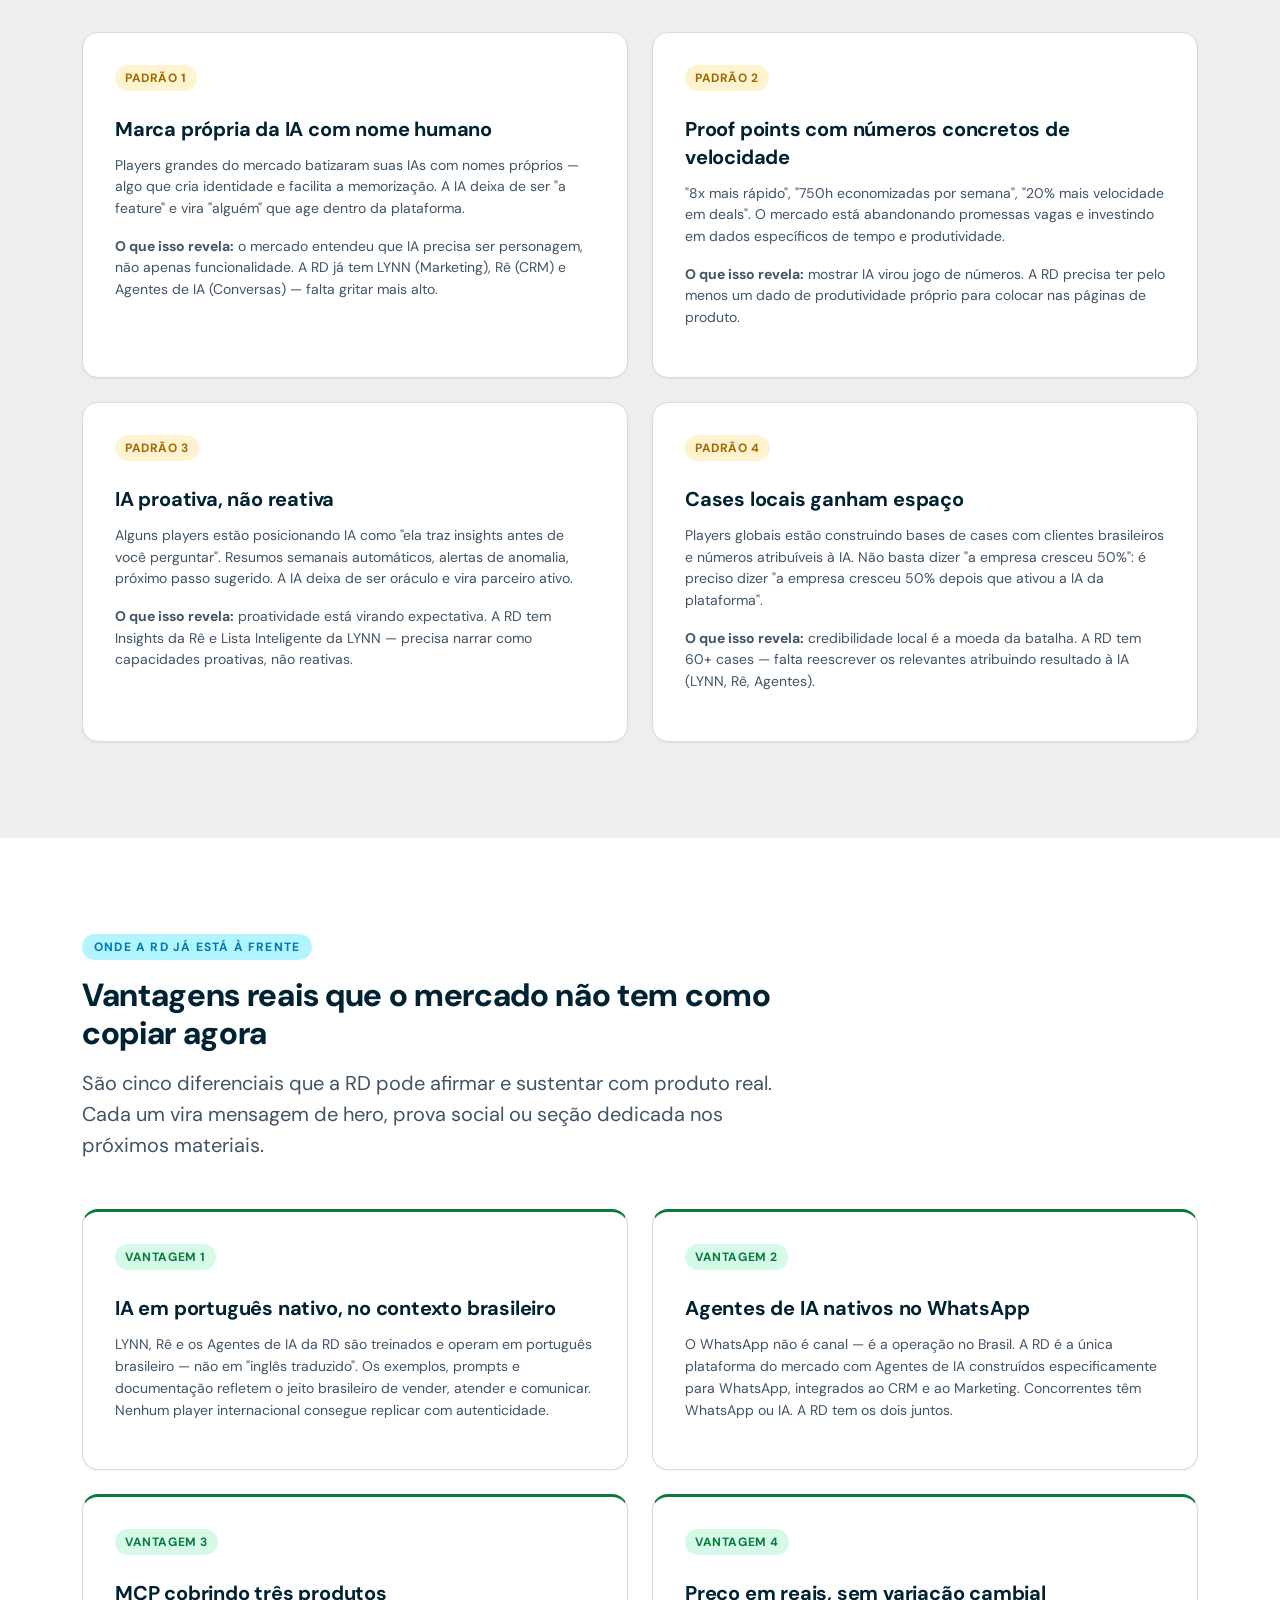
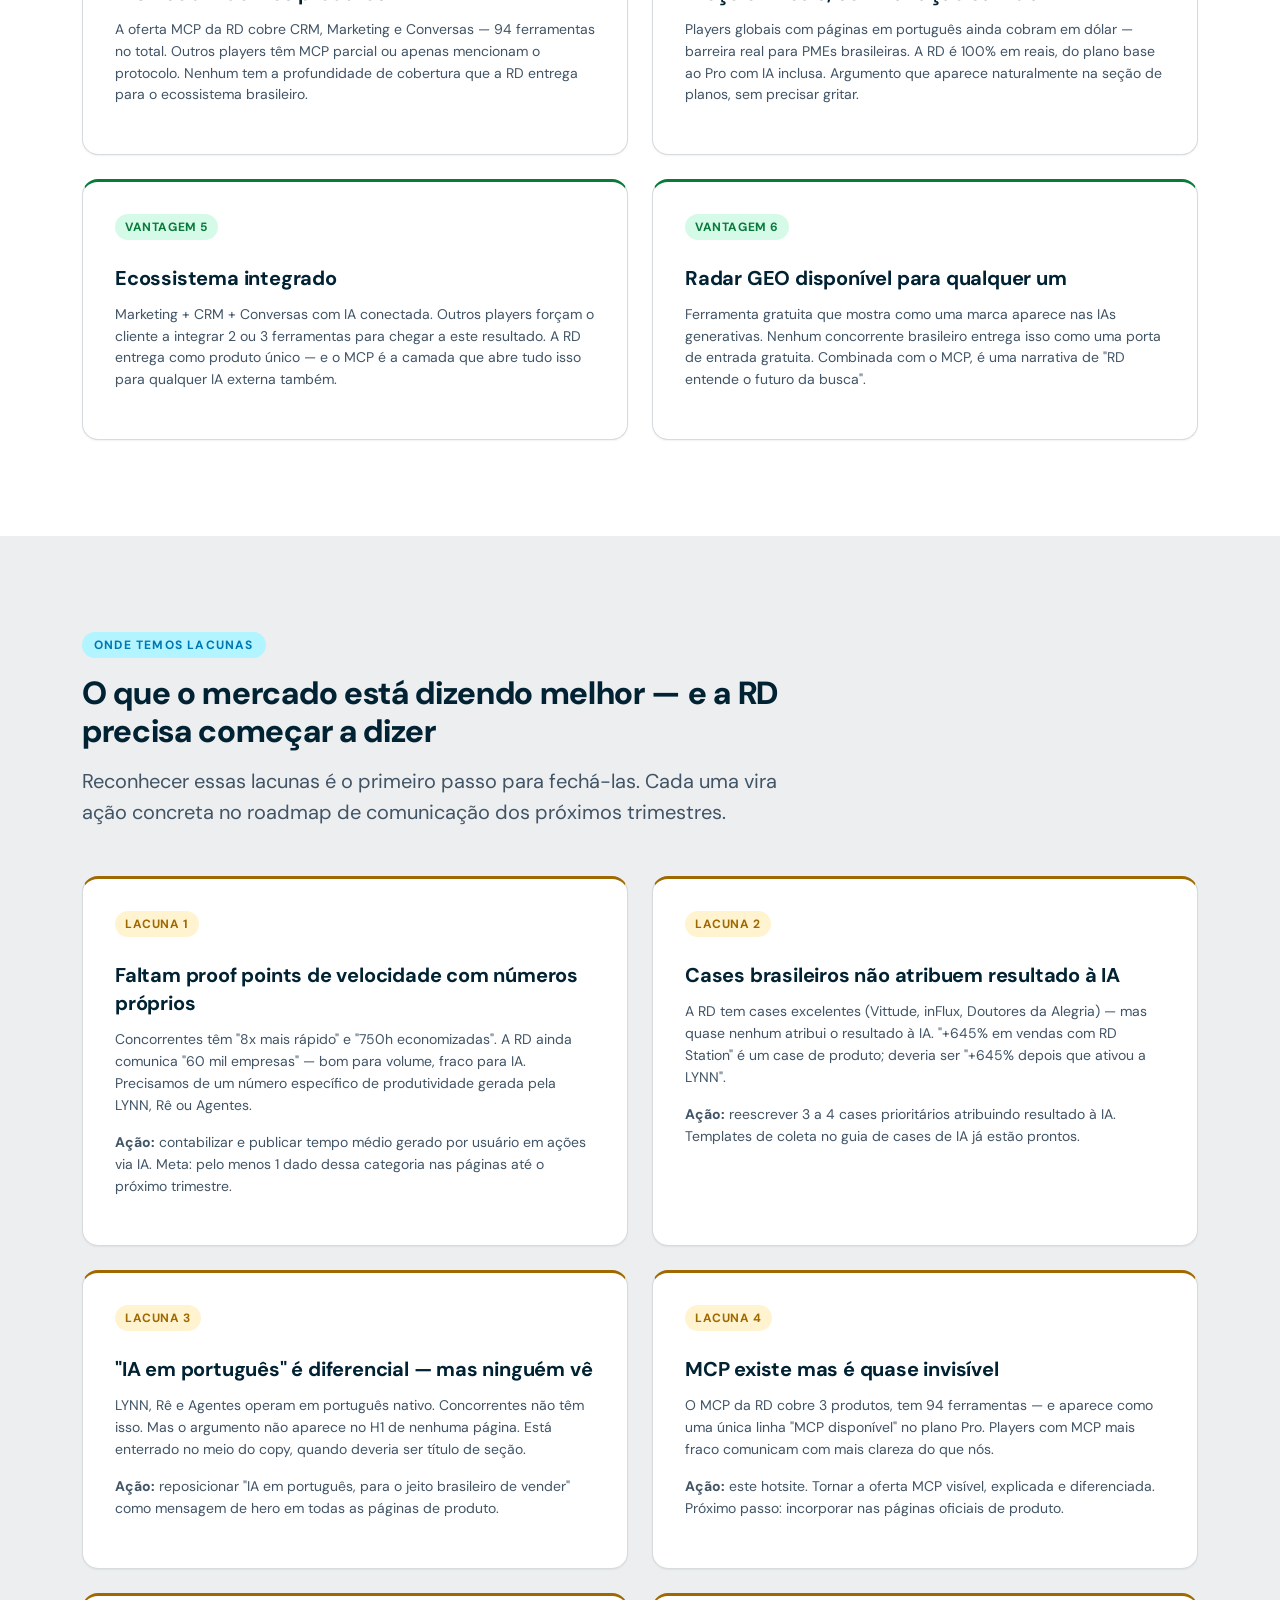
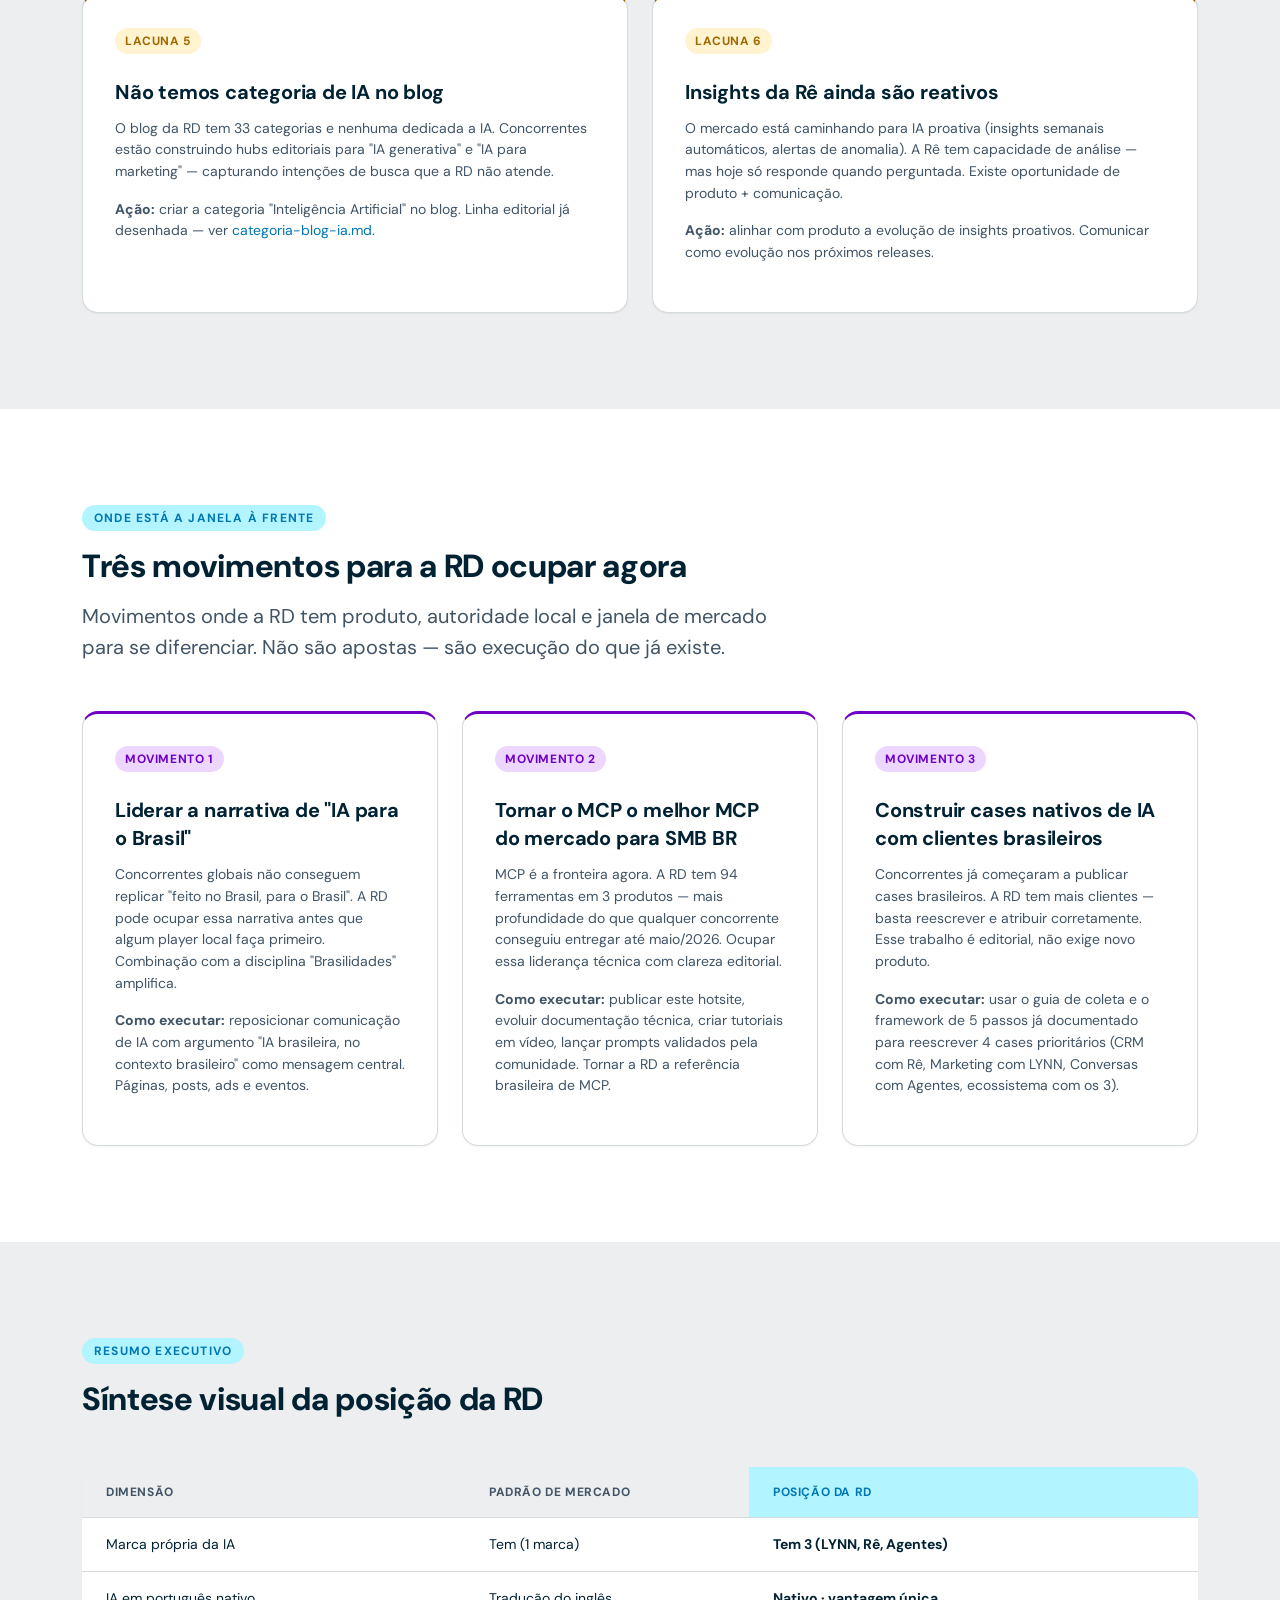
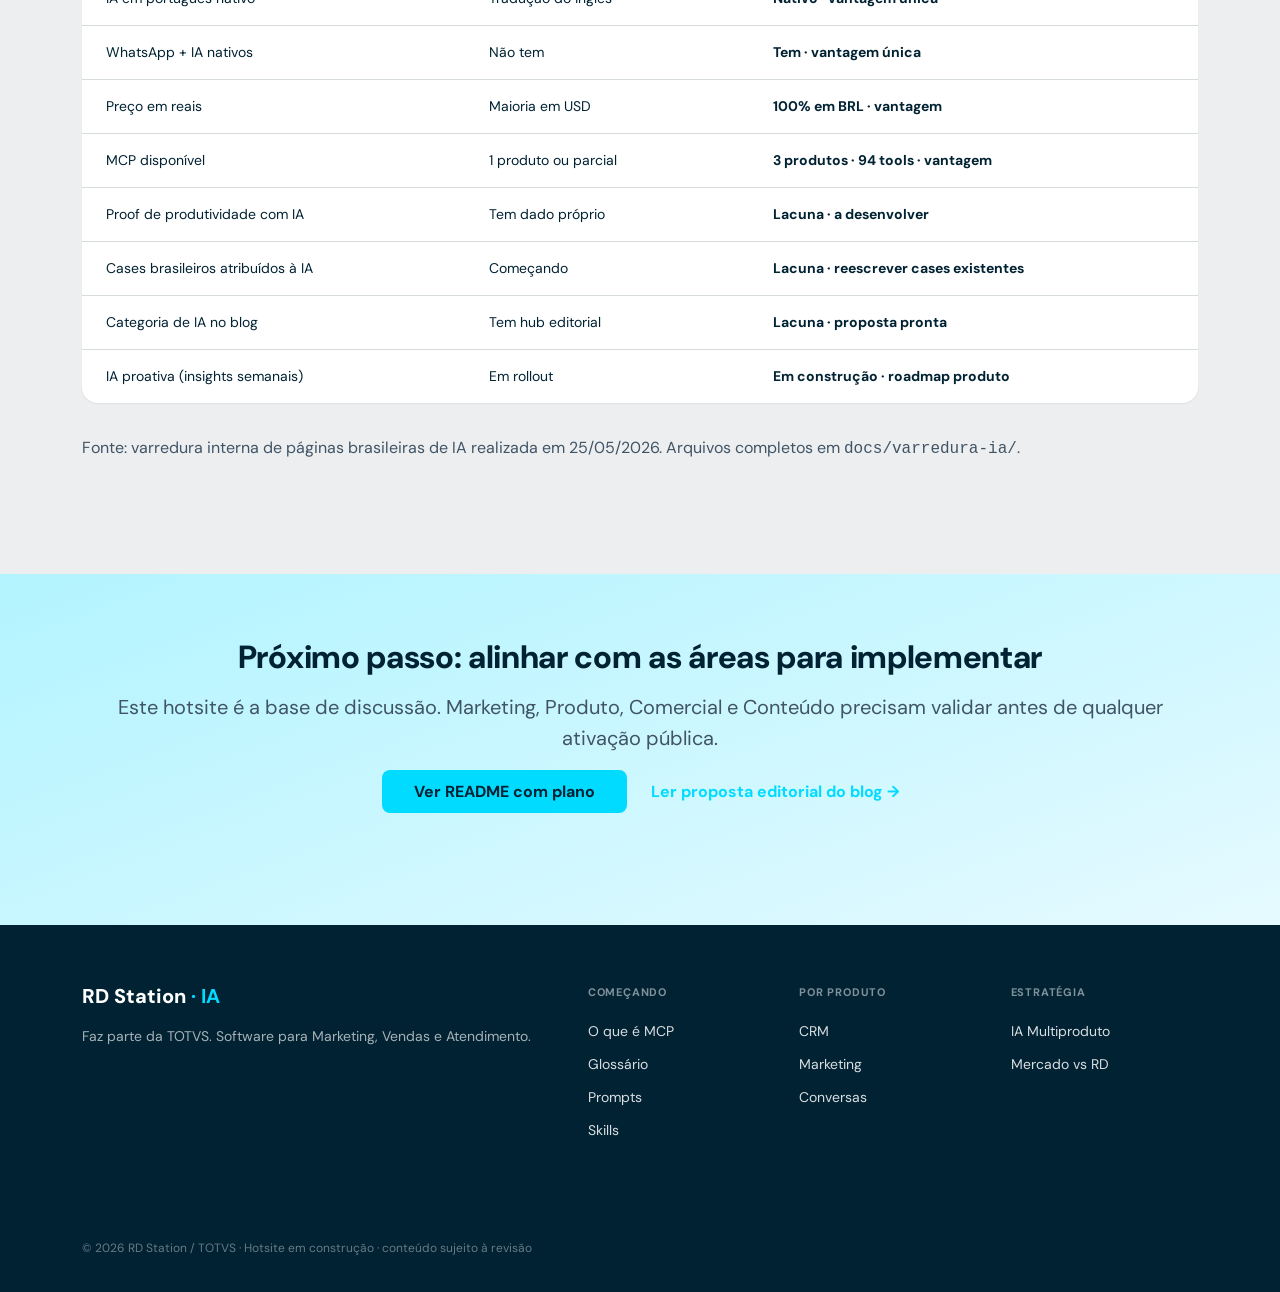
<file: ia-mercado-vs-rd.html>
<!DOCTYPE html>
<html lang="pt-BR">
<head>
  <meta charset="UTF-8" />
  <meta name="viewport" content="width=device-width, initial-scale=1.0" />
  <meta name="theme-color" content="#002233" />

  <title>IA: como o mercado fala — e como a RD Station fala · RD Station</title>
  <meta name="description" content="Análise da comunicação de IA dos principais players do mercado brasileiro vs RD Station. O que estamos fazendo melhor, onde temos lacunas e onde está a oportunidade à frente." />

  <link rel="preconnect" href="https://fonts.googleapis.com" />
  <link rel="preconnect" href="https://fonts.gstatic.com" crossorigin />
  <link href="https://fonts.googleapis.com/css2?family=DM+Sans:wght@400;500;700;800&display=swap" rel="stylesheet" />

  <link rel="stylesheet" href="_styles.css" />
</head>
<body>

  <header class="site-header">
    <div class="container header-inner">
      <a href="index.html" class="logo">RD Station <span class="logo-tag">· IA</span></a>
      <nav class="nav">
        <a href="o-que-e-mcp.html" class="nav-link">O que é MCP</a>
        <a href="prompts-mcp.html" class="nav-link">Prompts</a>
        <a href="skills-mcp.html" class="nav-link">Skills</a>
        <a href="glossario.html" class="nav-link">Glossário</a>
        <a href="https://mcp.rdstationmentor.com" target="_blank" rel="noopener" class="btn btn-primary btn-sm">Conectar agora</a>
      </nav>
    </div>
  </header>

  <nav class="page-nav">
    <div class="container">
      <a href="index.html">Início</a>
      <span class="page-nav-sep">›</span>
      <span>Mercado vs RD</span>
    </div>
  </nav>

  <section class="hero">
    <div class="container">
      <span class="badge badge-primary">Análise estratégica · 25/05/2026</span>
      <h1>Como o mercado fala de IA — e como a <em>RD Station</em> fala</h1>
      <p class="lead">Análise sintética da comunicação de IA dos principais players do mercado brasileiro de Marketing e CRM. O que está sendo bem feito por outros, onde a RD já está à frente e onde estão as lacunas de comunicação que precisamos endereçar.</p>
      <div class="hero-cta">
        <a href="#padroes" class="btn btn-primary">Padrões do mercado</a>
        <a href="#oportunidades" class="btn-link">Oportunidades à frente →</a>
      </div>
    </div>
  </section>

  <!-- Metodologia -->
  <section class="section">
    <div class="container">
      <div class="section-header">
        <span class="eyebrow">Como esta análise foi feita</span>
        <h2>Varredura das páginas de IA em português dos principais players do mercado brasileiro</h2>
        <p class="lead-secondary">Em maio de 2026, mapeamos como os principais concorrentes da RD Station comunicam IA nas suas páginas brasileiras: marca da IA, proof points, cases, copy de hero, posicionamento e estratégia de entrada. O resultado serve de base para decisões de comunicação e produto.</p>
      </div>

      <div class="grid-3">
        <div class="big-number">
          <strong>5</strong>
          <span>páginas brasileiras de IA mapeadas em players do mercado</span>
        </div>
        <div class="big-number">
          <strong>8</strong>
          <span>dimensões de comparação: marca, copy, cases, proof, preço, idioma, WhatsApp, MCP</span>
        </div>
        <div class="big-number">
          <strong>3</strong>
          <span>movimentos estratégicos identificados para a RD ocupar à frente</span>
        </div>
      </div>
    </div>
  </section>

  <!-- Padrões do mercado -->
  <section id="padroes" class="section section--alt">
    <div class="container">
      <div class="section-header">
        <span class="eyebrow">O que o mercado está fazendo</span>
        <h2>Quatro padrões dominantes na comunicação de IA dos concorrentes</h2>
        <p class="lead-secondary">Sem citar nomes — porque o objetivo aqui não é apontar dedo, é mapear movimentos. O que esses padrões revelam sobre onde o mercado está apostando e o que isso significa para a RD Station.</p>
      </div>

      <div class="grid-2">
        <article class="card">
          <span class="card-tag tag-benchmark">Padrão 1</span>
          <h3>Marca própria da IA com nome humano</h3>
          <p>Players grandes do mercado batizaram suas IAs com nomes próprios — algo que cria identidade e facilita a memorização. A IA deixa de ser "a feature" e vira "alguém" que age dentro da plataforma.</p>
          <p><strong>O que isso revela:</strong> o mercado entendeu que IA precisa ser personagem, não apenas funcionalidade. A RD já tem LYNN (Marketing), Rê (CRM) e Agentes de IA (Conversas) — falta gritar mais alto.</p>
        </article>

        <article class="card">
          <span class="card-tag tag-benchmark">Padrão 2</span>
          <h3>Proof points com números concretos de velocidade</h3>
          <p>"8x mais rápido", "750h economizadas por semana", "20% mais velocidade em deals". O mercado está abandonando promessas vagas e investindo em dados específicos de tempo e produtividade.</p>
          <p><strong>O que isso revela:</strong> mostrar IA virou jogo de números. A RD precisa ter pelo menos um dado de produtividade próprio para colocar nas páginas de produto.</p>
        </article>

        <article class="card">
          <span class="card-tag tag-benchmark">Padrão 3</span>
          <h3>IA proativa, não reativa</h3>
          <p>Alguns players estão posicionando IA como "ela traz insights antes de você perguntar". Resumos semanais automáticos, alertas de anomalia, próximo passo sugerido. A IA deixa de ser oráculo e vira parceiro ativo.</p>
          <p><strong>O que isso revela:</strong> proatividade está virando expectativa. A RD tem Insights da Rê e Lista Inteligente da LYNN — precisa narrar como capacidades proativas, não reativas.</p>
        </article>

        <article class="card">
          <span class="card-tag tag-benchmark">Padrão 4</span>
          <h3>Cases locais ganham espaço</h3>
          <p>Players globais estão construindo bases de cases com clientes brasileiros e números atribuíveis à IA. Não basta dizer "a empresa cresceu 50%": é preciso dizer "a empresa cresceu 50% depois que ativou a IA da plataforma".</p>
          <p><strong>O que isso revela:</strong> credibilidade local é a moeda da batalha. A RD tem 60+ cases — falta reescrever os relevantes atribuindo resultado à IA (LYNN, Rê, Agentes).</p>
        </article>
      </div>
    </div>
  </section>

  <!-- Onde a RD está à frente -->
  <section class="section">
    <div class="container">
      <div class="section-header">
        <span class="eyebrow">Onde a RD já está à frente</span>
        <h2>Vantagens reais que o mercado não tem como copiar agora</h2>
        <p class="lead-secondary">São cinco diferenciais que a RD pode afirmar e sustentar com produto real. Cada um vira mensagem de hero, prova social ou seção dedicada nos próximos materiais.</p>
      </div>

      <div class="grid-2">
        <article class="card" style="border-top:3px solid var(--success-text);">
          <span class="card-tag" style="background:var(--success-surface-low-emphasis);color:var(--success-text);">Vantagem 1</span>
          <h3>IA em português nativo, no contexto brasileiro</h3>
          <p>LYNN, Rê e os Agentes de IA da RD são treinados e operam em português brasileiro — não em "inglês traduzido". Os exemplos, prompts e documentação refletem o jeito brasileiro de vender, atender e comunicar. Nenhum player internacional consegue replicar com autenticidade.</p>
        </article>

        <article class="card" style="border-top:3px solid var(--success-text);">
          <span class="card-tag" style="background:var(--success-surface-low-emphasis);color:var(--success-text);">Vantagem 2</span>
          <h3>Agentes de IA nativos no WhatsApp</h3>
          <p>O WhatsApp não é canal — é a operação no Brasil. A RD é a única plataforma do mercado com Agentes de IA construídos especificamente para WhatsApp, integrados ao CRM e ao Marketing. Concorrentes têm WhatsApp ou IA. A RD tem os dois juntos.</p>
        </article>

        <article class="card" style="border-top:3px solid var(--success-text);">
          <span class="card-tag" style="background:var(--success-surface-low-emphasis);color:var(--success-text);">Vantagem 3</span>
          <h3>MCP cobrindo três produtos</h3>
          <p>A oferta MCP da RD cobre CRM, Marketing e Conversas — 94 ferramentas no total. Outros players têm MCP parcial ou apenas mencionam o protocolo. Nenhum tem a profundidade de cobertura que a RD entrega para o ecossistema brasileiro.</p>
        </article>

        <article class="card" style="border-top:3px solid var(--success-text);">
          <span class="card-tag" style="background:var(--success-surface-low-emphasis);color:var(--success-text);">Vantagem 4</span>
          <h3>Preço em reais, sem variação cambial</h3>
          <p>Players globais com páginas em português ainda cobram em dólar — barreira real para PMEs brasileiras. A RD é 100% em reais, do plano base ao Pro com IA inclusa. Argumento que aparece naturalmente na seção de planos, sem precisar gritar.</p>
        </article>

        <article class="card" style="border-top:3px solid var(--success-text);">
          <span class="card-tag" style="background:var(--success-surface-low-emphasis);color:var(--success-text);">Vantagem 5</span>
          <h3>Ecossistema integrado</h3>
          <p>Marketing + CRM + Conversas com IA conectada. Outros players forçam o cliente a integrar 2 ou 3 ferramentas para chegar a este resultado. A RD entrega como produto único — e o MCP é a camada que abre tudo isso para qualquer IA externa também.</p>
        </article>

        <article class="card" style="border-top:3px solid var(--success-text);">
          <span class="card-tag" style="background:var(--success-surface-low-emphasis);color:var(--success-text);">Vantagem 6</span>
          <h3>Radar GEO disponível para qualquer um</h3>
          <p>Ferramenta gratuita que mostra como uma marca aparece nas IAs generativas. Nenhum concorrente brasileiro entrega isso como uma porta de entrada gratuita. Combinada com o MCP, é uma narrativa de "RD entende o futuro da busca".</p>
        </article>
      </div>
    </div>
  </section>

  <!-- Lacunas a corrigir -->
  <section class="section section--alt">
    <div class="container">
      <div class="section-header">
        <span class="eyebrow">Onde temos lacunas</span>
        <h2>O que o mercado está dizendo melhor — e a RD precisa começar a dizer</h2>
        <p class="lead-secondary">Reconhecer essas lacunas é o primeiro passo para fechá-las. Cada uma vira ação concreta no roadmap de comunicação dos próximos trimestres.</p>
      </div>

      <div class="grid-2">
        <article class="card" style="border-top:3px solid var(--warning-text);">
          <span class="card-tag" style="background:var(--warning-surface-low-emphasis);color:var(--warning-text);">Lacuna 1</span>
          <h3>Faltam proof points de velocidade com números próprios</h3>
          <p>Concorrentes têm "8x mais rápido" e "750h economizadas". A RD ainda comunica "60 mil empresas" — bom para volume, fraco para IA. Precisamos de um número específico de produtividade gerada pela LYNN, Rê ou Agentes.</p>
          <p><strong>Ação:</strong> contabilizar e publicar tempo médio gerado por usuário em ações via IA. Meta: pelo menos 1 dado dessa categoria nas páginas até o próximo trimestre.</p>
        </article>

        <article class="card" style="border-top:3px solid var(--warning-text);">
          <span class="card-tag" style="background:var(--warning-surface-low-emphasis);color:var(--warning-text);">Lacuna 2</span>
          <h3>Cases brasileiros não atribuem resultado à IA</h3>
          <p>A RD tem cases excelentes (Vittude, inFlux, Doutores da Alegria) — mas quase nenhum atribui o resultado à IA. "+645% em vendas com RD Station" é um case de produto; deveria ser "+645% depois que ativou a LYNN".</p>
          <p><strong>Ação:</strong> reescrever 3 a 4 cases prioritários atribuindo resultado à IA. Templates de coleta no guia de cases de IA já estão prontos.</p>
        </article>

        <article class="card" style="border-top:3px solid var(--warning-text);">
          <span class="card-tag" style="background:var(--warning-surface-low-emphasis);color:var(--warning-text);">Lacuna 3</span>
          <h3>"IA em português" é diferencial — mas ninguém vê</h3>
          <p>LYNN, Rê e Agentes operam em português nativo. Concorrentes não têm isso. Mas o argumento não aparece no H1 de nenhuma página. Está enterrado no meio do copy, quando deveria ser título de seção.</p>
          <p><strong>Ação:</strong> reposicionar "IA em português, para o jeito brasileiro de vender" como mensagem de hero em todas as páginas de produto.</p>
        </article>

        <article class="card" style="border-top:3px solid var(--warning-text);">
          <span class="card-tag" style="background:var(--warning-surface-low-emphasis);color:var(--warning-text);">Lacuna 4</span>
          <h3>MCP existe mas é quase invisível</h3>
          <p>O MCP da RD cobre 3 produtos, tem 94 ferramentas — e aparece como uma única linha "MCP disponível" no plano Pro. Players com MCP mais fraco comunicam com mais clareza do que nós.</p>
          <p><strong>Ação:</strong> este hotsite. Tornar a oferta MCP visível, explicada e diferenciada. Próximo passo: incorporar nas páginas oficiais de produto.</p>
        </article>

        <article class="card" style="border-top:3px solid var(--warning-text);">
          <span class="card-tag" style="background:var(--warning-surface-low-emphasis);color:var(--warning-text);">Lacuna 5</span>
          <h3>Não temos categoria de IA no blog</h3>
          <p>O blog da RD tem 33 categorias e nenhuma dedicada a IA. Concorrentes estão construindo hubs editoriais para "IA generativa" e "IA para marketing" — capturando intenções de busca que a RD não atende.</p>
          <p><strong>Ação:</strong> criar a categoria "Inteligência Artificial" no blog. Linha editorial já desenhada — ver <a href="categoria-blog-ia.md">categoria-blog-ia.md</a>.</p>
        </article>

        <article class="card" style="border-top:3px solid var(--warning-text);">
          <span class="card-tag" style="background:var(--warning-surface-low-emphasis);color:var(--warning-text);">Lacuna 6</span>
          <h3>Insights da Rê ainda são reativos</h3>
          <p>O mercado está caminhando para IA proativa (insights semanais automáticos, alertas de anomalia). A Rê tem capacidade de análise — mas hoje só responde quando perguntada. Existe oportunidade de produto + comunicação.</p>
          <p><strong>Ação:</strong> alinhar com produto a evolução de insights proativos. Comunicar como evolução nos próximos releases.</p>
        </article>
      </div>
    </div>
  </section>

  <!-- Oportunidades estratégicas -->
  <section id="oportunidades" class="section">
    <div class="container">
      <div class="section-header">
        <span class="eyebrow">Onde está a janela à frente</span>
        <h2>Três movimentos para a RD ocupar agora</h2>
        <p class="lead-secondary">Movimentos onde a RD tem produto, autoridade local e janela de mercado para se diferenciar. Não são apostas — são execução do que já existe.</p>
      </div>

      <div class="grid-3">
        <article class="card" style="border-top:3px solid var(--highlight-text);">
          <span class="card-tag tag-highlight">Movimento 1</span>
          <h3>Liderar a narrativa de "IA para o Brasil"</h3>
          <p>Concorrentes globais não conseguem replicar "feito no Brasil, para o Brasil". A RD pode ocupar essa narrativa antes que algum player local faça primeiro. Combinação com a disciplina "Brasilidades" amplifica.</p>
          <p><strong>Como executar:</strong> reposicionar comunicação de IA com argumento "IA brasileira, no contexto brasileiro" como mensagem central. Páginas, posts, ads e eventos.</p>
        </article>

        <article class="card" style="border-top:3px solid var(--highlight-text);">
          <span class="card-tag tag-highlight">Movimento 2</span>
          <h3>Tornar o MCP o melhor MCP do mercado para SMB BR</h3>
          <p>MCP é a fronteira agora. A RD tem 94 ferramentas em 3 produtos — mais profundidade do que qualquer concorrente conseguiu entregar até maio/2026. Ocupar essa liderança técnica com clareza editorial.</p>
          <p><strong>Como executar:</strong> publicar este hotsite, evoluir documentação técnica, criar tutoriais em vídeo, lançar prompts validados pela comunidade. Tornar a RD a referência brasileira de MCP.</p>
        </article>

        <article class="card" style="border-top:3px solid var(--highlight-text);">
          <span class="card-tag tag-highlight">Movimento 3</span>
          <h3>Construir cases nativos de IA com clientes brasileiros</h3>
          <p>Concorrentes já começaram a publicar cases brasileiros. A RD tem mais clientes — basta reescrever e atribuir corretamente. Esse trabalho é editorial, não exige novo produto.</p>
          <p><strong>Como executar:</strong> usar o guia de coleta e o framework de 5 passos já documentado para reescrever 4 cases prioritários (CRM com Rê, Marketing com LYNN, Conversas com Agentes, ecossistema com os 3).</p>
        </article>
      </div>
    </div>
  </section>

  <!-- Tabela síntese -->
  <section class="section section--alt">
    <div class="container">
      <div class="section-header">
        <span class="eyebrow">Resumo executivo</span>
        <h2>Síntese visual da posição da RD</h2>
      </div>

      <table class="vs-table">
        <thead>
          <tr>
            <th>Dimensão</th>
            <th>Padrão de mercado</th>
            <th class="th-rd">Posição da RD</th>
          </tr>
        </thead>
        <tbody>
          <tr><td>Marca própria da IA</td><td>Tem (1 marca)</td><td><strong>Tem 3 (LYNN, Rê, Agentes)</strong></td></tr>
          <tr><td>IA em português nativo</td><td>Tradução do inglês</td><td><strong>Nativo · vantagem única</strong></td></tr>
          <tr><td>WhatsApp + IA nativos</td><td>Não tem</td><td><strong>Tem · vantagem única</strong></td></tr>
          <tr><td>Preço em reais</td><td>Maioria em USD</td><td><strong>100% em BRL · vantagem</strong></td></tr>
          <tr><td>MCP disponível</td><td>1 produto ou parcial</td><td><strong>3 produtos · 94 tools · vantagem</strong></td></tr>
          <tr><td>Proof de produtividade com IA</td><td>Tem dado próprio</td><td><strong>Lacuna · a desenvolver</strong></td></tr>
          <tr><td>Cases brasileiros atribuídos à IA</td><td>Começando</td><td><strong>Lacuna · reescrever cases existentes</strong></td></tr>
          <tr><td>Categoria de IA no blog</td><td>Tem hub editorial</td><td><strong>Lacuna · proposta pronta</strong></td></tr>
          <tr><td>IA proativa (insights semanais)</td><td>Em rollout</td><td><strong>Em construção · roadmap produto</strong></td></tr>
        </tbody>
      </table>

      <p class="mt-6 text-muted">Fonte: varredura interna de páginas brasileiras de IA realizada em 25/05/2026. Arquivos completos em <code>docs/varredura-ia/</code>.</p>
    </div>
  </section>

  <!-- CTA -->
  <section class="section section--cta">
    <div class="container">
      <h2>Próximo passo: alinhar com as áreas para implementar</h2>
      <p class="lead-secondary">Este hotsite é a base de discussão. Marketing, Produto, Comercial e Conteúdo precisam validar antes de qualquer ativação pública.</p>
      <div class="hero-cta center-cta">
        <a href="README.md" class="btn btn-primary">Ver README com plano</a>
        <a href="categoria-blog-ia.md" class="btn-link">Ler proposta editorial do blog →</a>
      </div>
    </div>
  </section>

  <footer class="site-footer">
    <div class="container footer-inner">
      <div>
        <span class="logo">RD Station <span class="logo-tag">· IA</span></span>
        <p>Faz parte da TOTVS. Software para Marketing, Vendas e Atendimento.</p>
      </div>
      <div class="footer-cols">
        <div>
          <h4>Começando</h4>
          <a href="o-que-e-mcp.html">O que é MCP</a>
          <a href="glossario.html">Glossário</a>
          <a href="prompts-mcp.html">Prompts</a>
          <a href="skills-mcp.html">Skills</a>
        </div>
        <div>
          <h4>Por produto</h4>
          <a href="mcp-crm.html">CRM</a>
          <a href="mcp-marketing.html">Marketing</a>
          <a href="mcp-conversas.html">Conversas</a>
        </div>
        <div>
          <h4>Estratégia</h4>
          <a href="mcp-multiproduto.html">IA Multiproduto</a>
          <a href="ia-mercado-vs-rd.html">Mercado vs RD</a>
        </div>
      </div>
      <p class="text-muted">&copy; 2026 RD Station / TOTVS · Hotsite em construção · conteúdo sujeito à revisão</p>
    </div>
  </footer>

</body>
</html>
</file>
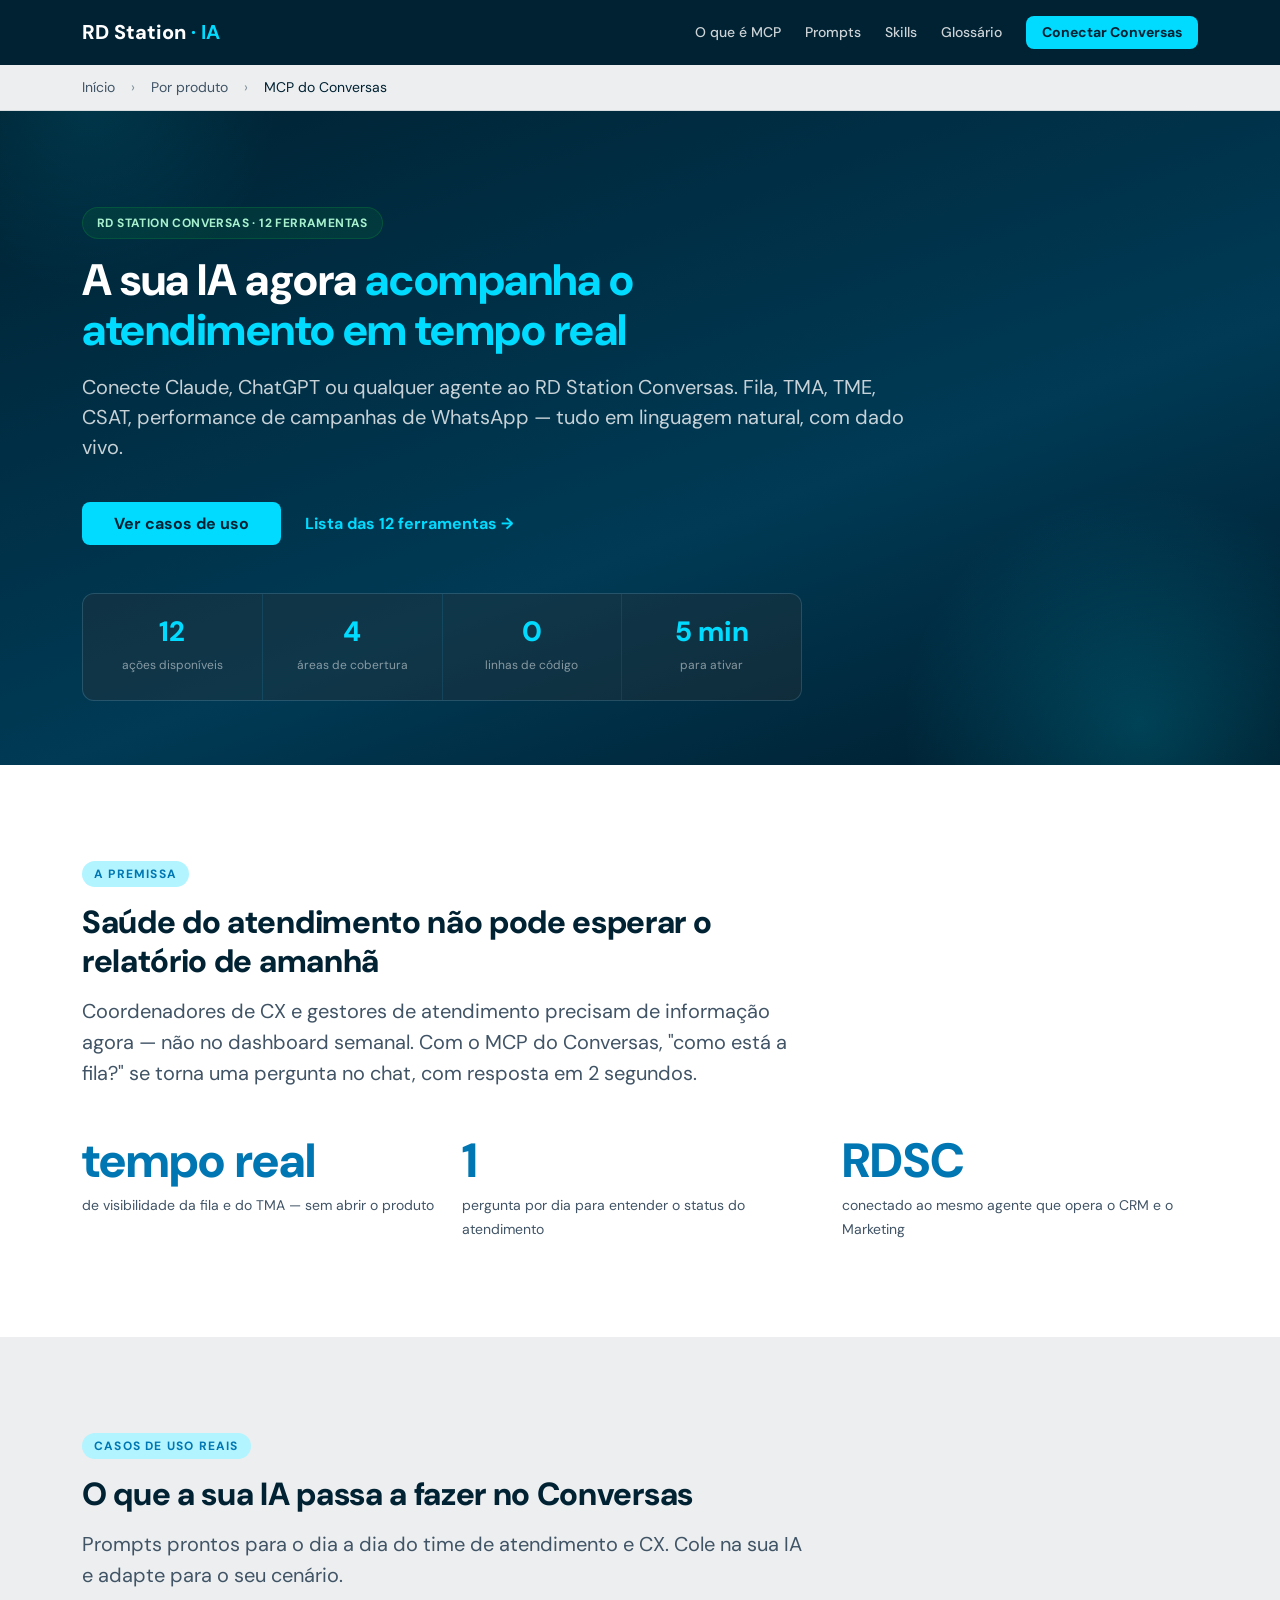
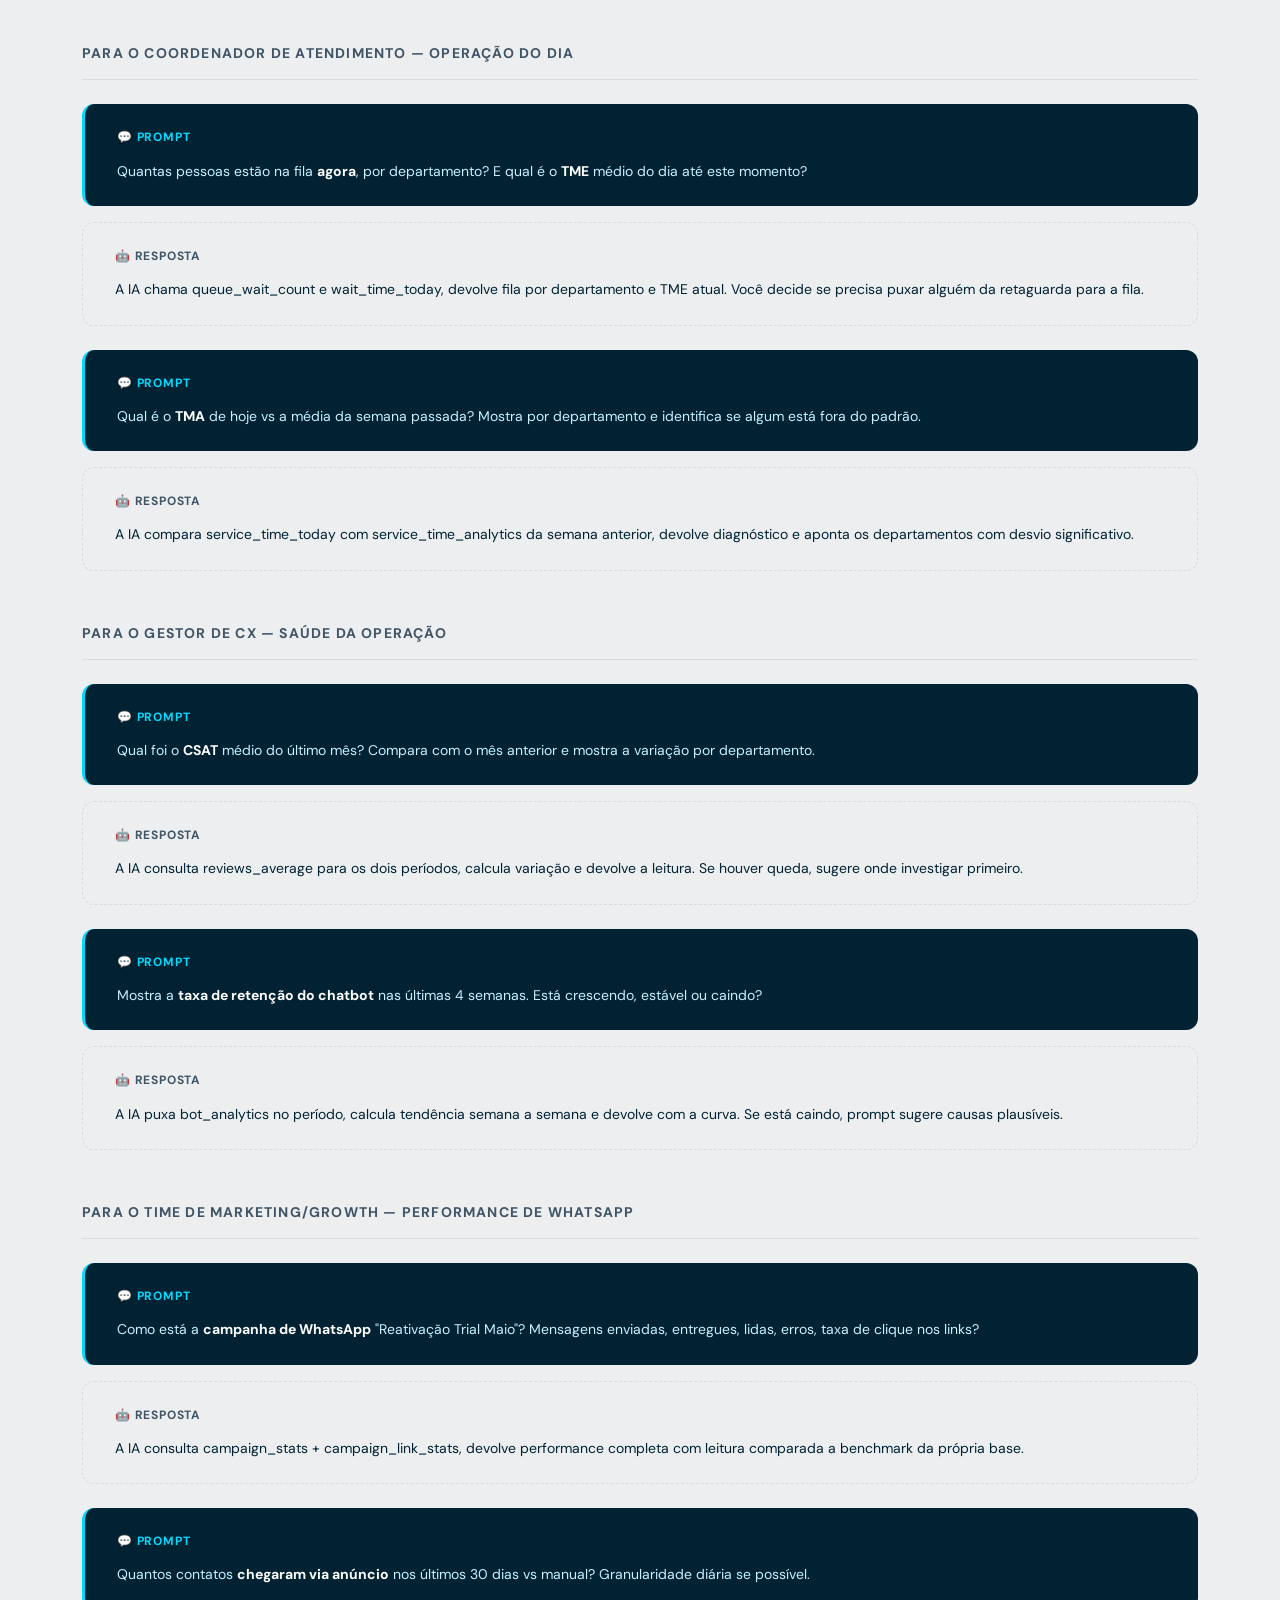
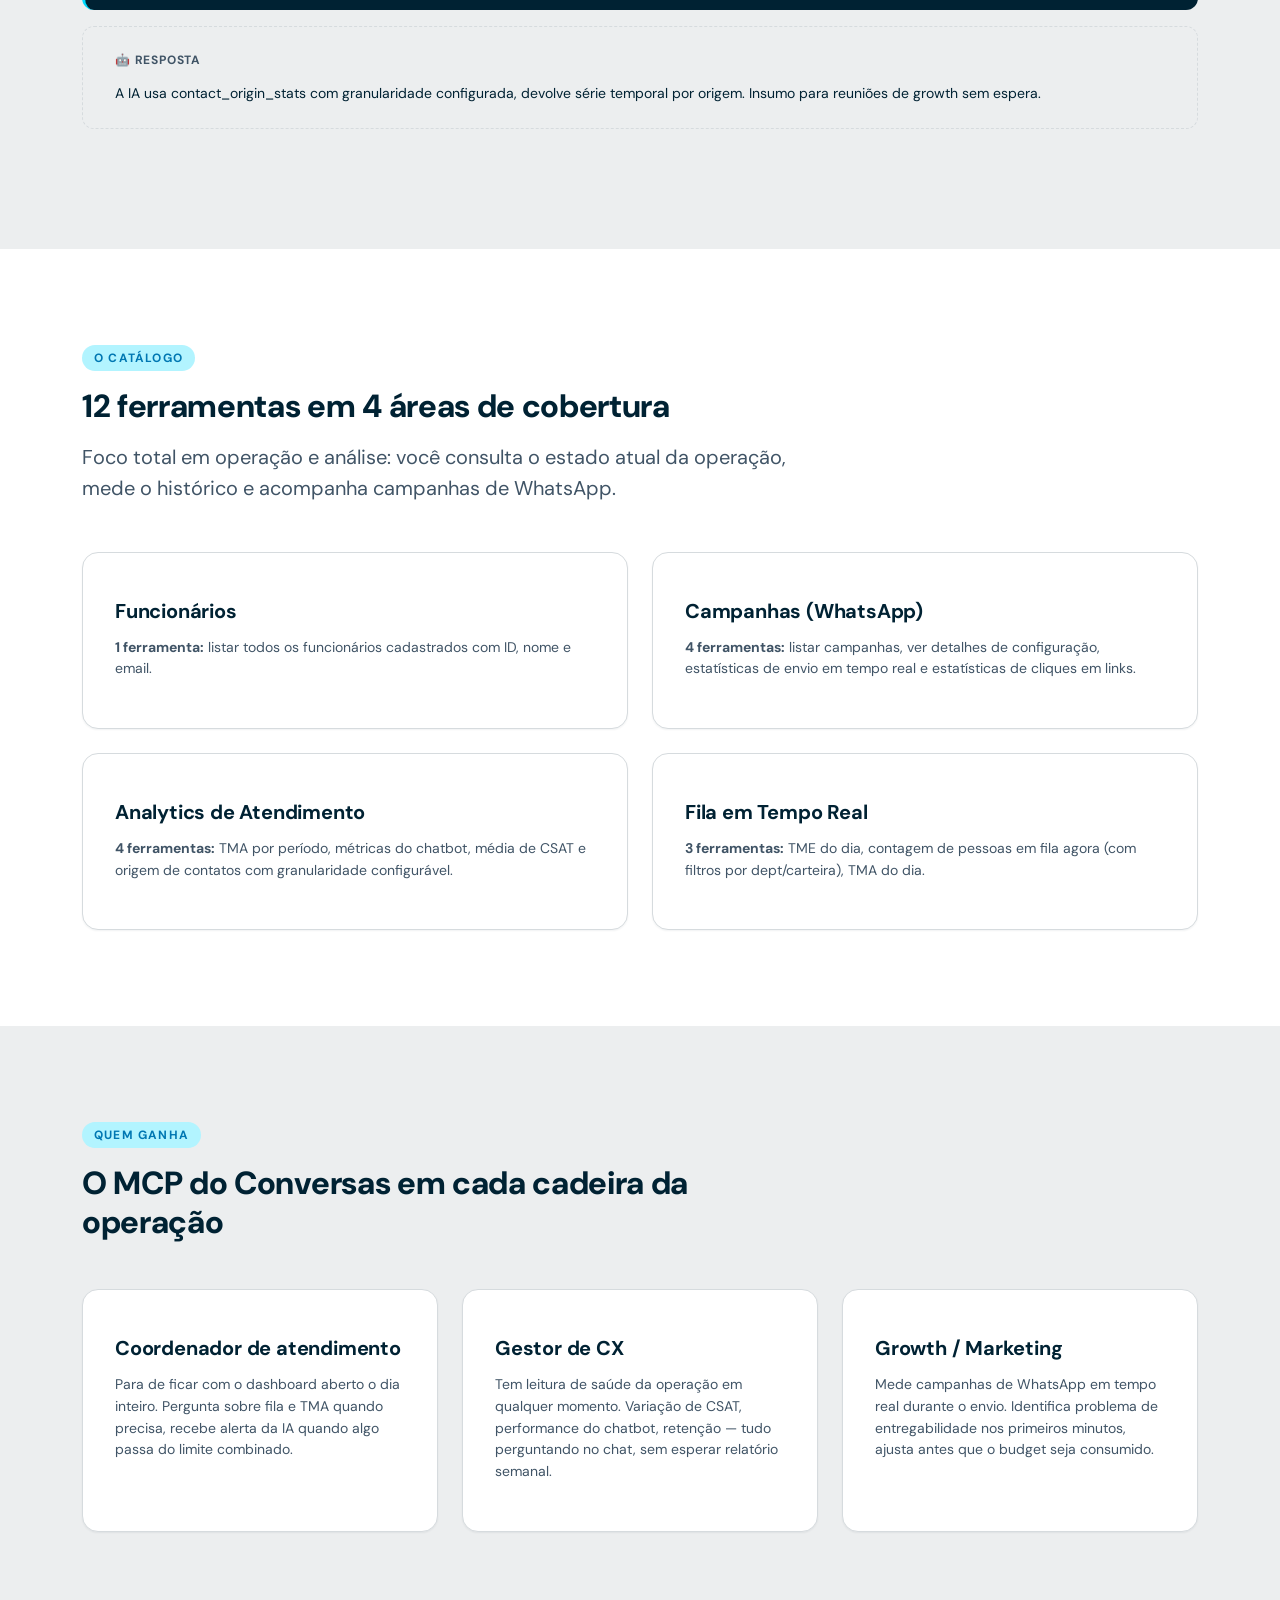
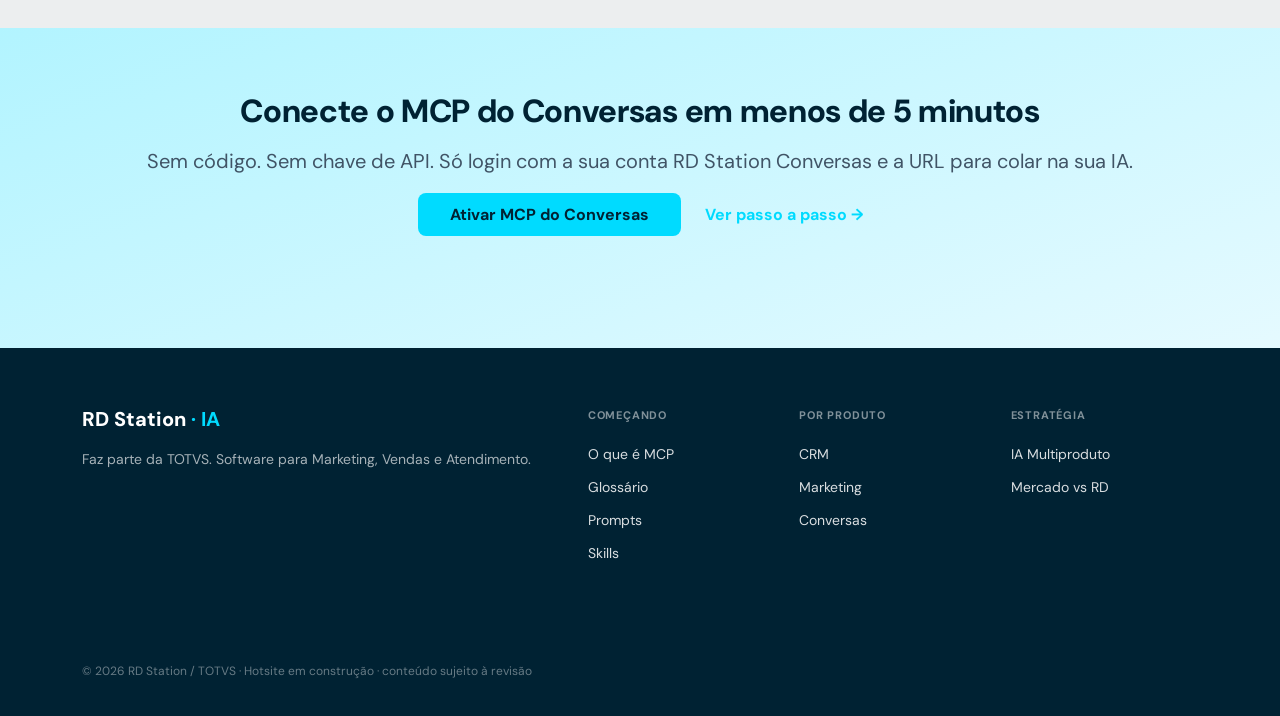
<file: mcp-conversas.html>
<!DOCTYPE html>
<html lang="pt-BR">
<head>
  <meta charset="UTF-8" />
  <meta name="viewport" content="width=device-width, initial-scale=1.0" />
  <meta name="theme-color" content="#002233" />

  <title>MCP do RD Station Conversas — 12 ações para a sua IA · RD Station</title>
  <meta name="description" content="Conecte sua IA ao RD Station Conversas. 12 ferramentas para acompanhar fila, TMA, TME, satisfação e campanhas de WhatsApp em tempo real." />

  <link rel="preconnect" href="https://fonts.googleapis.com" />
  <link rel="preconnect" href="https://fonts.gstatic.com" crossorigin />
  <link href="https://fonts.googleapis.com/css2?family=DM+Sans:wght@400;500;700;800&display=swap" rel="stylesheet" />

  <link rel="stylesheet" href="_styles.css" />
</head>
<body>

  <header class="site-header">
    <div class="container header-inner">
      <a href="index.html" class="logo">RD Station <span class="logo-tag">· IA</span></a>
      <nav class="nav">
        <a href="o-que-e-mcp.html" class="nav-link">O que é MCP</a>
        <a href="prompts-mcp.html" class="nav-link">Prompts</a>
        <a href="skills-mcp.html" class="nav-link">Skills</a>
        <a href="glossario.html" class="nav-link">Glossário</a>
        <a href="#ativar" class="btn btn-primary btn-sm">Conectar Conversas</a>
      </nav>
    </div>
  </header>

  <nav class="page-nav">
    <div class="container">
      <a href="index.html">Início</a>
      <span class="page-nav-sep">›</span>
      <a href="index.html#paginas">Por produto</a>
      <span class="page-nav-sep">›</span>
      <span>MCP do Conversas</span>
    </div>
  </nav>

  <section class="hero">
    <div class="container">
      <span class="badge badge-primary" style="background:rgba(8,122,58,0.18);color:#A8F0CE;border-color:rgba(8,122,58,0.4);">RD Station Conversas · 12 ferramentas</span>
      <h1>A sua IA agora <em>acompanha o atendimento em tempo real</em></h1>
      <p class="lead">Conecte Claude, ChatGPT ou qualquer agente ao RD Station Conversas. Fila, TMA, TME, CSAT, performance de campanhas de WhatsApp — tudo em linguagem natural, com dado vivo.</p>
      <div class="hero-cta">
        <a href="#exemplos" class="btn btn-primary">Ver casos de uso</a>
        <a href="#ferramentas" class="btn-link">Lista das 12 ferramentas →</a>
      </div>
      <div class="hero-stats">
        <div class="hero-stat"><strong>12</strong><span>ações disponíveis</span></div>
        <div class="hero-stat"><strong>4</strong><span>áreas de cobertura</span></div>
        <div class="hero-stat"><strong>0</strong><span>linhas de código</span></div>
        <div class="hero-stat"><strong>5 min</strong><span>para ativar</span></div>
      </div>
    </div>
  </section>

  <!-- Premissa -->
  <section class="section">
    <div class="container">
      <div class="section-header">
        <span class="eyebrow">A premissa</span>
        <h2>Saúde do atendimento não pode esperar o relatório de amanhã</h2>
        <p class="lead-secondary">Coordenadores de CX e gestores de atendimento precisam de informação agora — não no dashboard semanal. Com o MCP do Conversas, "como está a fila?" se torna uma pergunta no chat, com resposta em 2 segundos.</p>
      </div>

      <div class="grid-3">
        <div class="big-number">
          <strong>tempo real</strong>
          <span>de visibilidade da fila e do TMA — sem abrir o produto</span>
        </div>
        <div class="big-number">
          <strong>1</strong>
          <span>pergunta por dia para entender o status do atendimento</span>
        </div>
        <div class="big-number">
          <strong>RDSC</strong>
          <span>conectado ao mesmo agente que opera o CRM e o Marketing</span>
        </div>
      </div>
    </div>
  </section>

  <!-- Casos de uso -->
  <section id="exemplos" class="section section--alt">
    <div class="container">
      <div class="section-header">
        <span class="eyebrow">Casos de uso reais</span>
        <h2>O que a sua IA passa a fazer no Conversas</h2>
        <p class="lead-secondary">Prompts prontos para o dia a dia do time de atendimento e CX. Cole na sua IA e adapte para o seu cenário.</p>
      </div>

      <h3 class="group-title">Para o coordenador de atendimento — operação do dia</h3>
      <div class="prompt-box">Quantas pessoas estão na fila <strong>agora</strong>, por departamento? E qual é o <strong>TME</strong> médio do dia até este momento?</div>
      <div class="response-box">A IA chama queue_wait_count e wait_time_today, devolve fila por departamento e TME atual. Você decide se precisa puxar alguém da retaguarda para a fila.</div>

      <div class="prompt-box">Qual é o <strong>TMA</strong> de hoje vs a média da semana passada? Mostra por departamento e identifica se algum está fora do padrão.</div>
      <div class="response-box">A IA compara service_time_today com service_time_analytics da semana anterior, devolve diagnóstico e aponta os departamentos com desvio significativo.</div>

      <h3 class="group-title mt-8">Para o gestor de CX — saúde da operação</h3>
      <div class="prompt-box">Qual foi o <strong>CSAT</strong> médio do último mês? Compara com o mês anterior e mostra a variação por departamento.</div>
      <div class="response-box">A IA consulta reviews_average para os dois períodos, calcula variação e devolve a leitura. Se houver queda, sugere onde investigar primeiro.</div>

      <div class="prompt-box">Mostra a <strong>taxa de retenção do chatbot</strong> nas últimas 4 semanas. Está crescendo, estável ou caindo?</div>
      <div class="response-box">A IA puxa bot_analytics no período, calcula tendência semana a semana e devolve com a curva. Se está caindo, prompt sugere causas plausíveis.</div>

      <h3 class="group-title mt-8">Para o time de marketing/growth — performance de WhatsApp</h3>
      <div class="prompt-box">Como está a <strong>campanha de WhatsApp</strong> "Reativação Trial Maio"? Mensagens enviadas, entregues, lidas, erros, taxa de clique nos links?</div>
      <div class="response-box">A IA consulta campaign_stats + campaign_link_stats, devolve performance completa com leitura comparada a benchmark da própria base.</div>

      <div class="prompt-box">Quantos contatos <strong>chegaram via anúncio</strong> nos últimos 30 dias vs manual? Granularidade diária se possível.</div>
      <div class="response-box">A IA usa contact_origin_stats com granularidade configurada, devolve série temporal por origem. Insumo para reuniões de growth sem espera.</div>
    </div>
  </section>

  <!-- 4 áreas -->
  <section id="ferramentas" class="section">
    <div class="container">
      <div class="section-header">
        <span class="eyebrow">O catálogo</span>
        <h2>12 ferramentas em 4 áreas de cobertura</h2>
        <p class="lead-secondary">Foco total em operação e análise: você consulta o estado atual da operação, mede o histórico e acompanha campanhas de WhatsApp.</p>
      </div>

      <div class="grid-2">
        <article class="card">
          <h3>Funcionários</h3>
          <p><strong>1 ferramenta:</strong> listar todos os funcionários cadastrados com ID, nome e email.</p>
        </article>
        <article class="card">
          <h3>Campanhas (WhatsApp)</h3>
          <p><strong>4 ferramentas:</strong> listar campanhas, ver detalhes de configuração, estatísticas de envio em tempo real e estatísticas de cliques em links.</p>
        </article>
        <article class="card">
          <h3>Analytics de Atendimento</h3>
          <p><strong>4 ferramentas:</strong> TMA por período, métricas do chatbot, média de CSAT e origem de contatos com granularidade configurável.</p>
        </article>
        <article class="card">
          <h3>Fila em Tempo Real</h3>
          <p><strong>3 ferramentas:</strong> TME do dia, contagem de pessoas em fila agora (com filtros por dept/carteira), TMA do dia.</p>
        </article>
      </div>
    </div>
  </section>

  <!-- Quem ganha -->
  <section class="section section--alt">
    <div class="container">
      <div class="section-header">
        <span class="eyebrow">Quem ganha</span>
        <h2>O MCP do Conversas em cada cadeira da operação</h2>
      </div>

      <div class="grid-3">
        <article class="card">
          <h3>Coordenador de atendimento</h3>
          <p>Para de ficar com o dashboard aberto o dia inteiro. Pergunta sobre fila e TMA quando precisa, recebe alerta da IA quando algo passa do limite combinado.</p>
        </article>
        <article class="card">
          <h3>Gestor de CX</h3>
          <p>Tem leitura de saúde da operação em qualquer momento. Variação de CSAT, performance do chatbot, retenção — tudo perguntando no chat, sem esperar relatório semanal.</p>
        </article>
        <article class="card">
          <h3>Growth / Marketing</h3>
          <p>Mede campanhas de WhatsApp em tempo real durante o envio. Identifica problema de entregabilidade nos primeiros minutos, ajusta antes que o budget seja consumido.</p>
        </article>
      </div>
    </div>
  </section>

  <!-- Ativar -->
  <section id="ativar" class="section section--cta">
    <div class="container">
      <h2>Conecte o MCP do Conversas em menos de 5 minutos</h2>
      <p class="lead-secondary">Sem código. Sem chave de API. Só login com a sua conta RD Station Conversas e a URL para colar na sua IA.</p>
      <div class="hero-cta center-cta">
        <a href="https://mcp.rdstationmentor.com/conversas" target="_blank" rel="noopener" class="btn btn-primary">Ativar MCP do Conversas</a>
        <a href="o-que-e-mcp.html#ativar" class="btn-link">Ver passo a passo →</a>
      </div>
    </div>
  </section>

  <footer class="site-footer">
    <div class="container footer-inner">
      <div>
        <span class="logo">RD Station <span class="logo-tag">· IA</span></span>
        <p>Faz parte da TOTVS. Software para Marketing, Vendas e Atendimento.</p>
      </div>
      <div class="footer-cols">
        <div>
          <h4>Começando</h4>
          <a href="o-que-e-mcp.html">O que é MCP</a>
          <a href="glossario.html">Glossário</a>
          <a href="prompts-mcp.html">Prompts</a>
          <a href="skills-mcp.html">Skills</a>
        </div>
        <div>
          <h4>Por produto</h4>
          <a href="mcp-crm.html">CRM</a>
          <a href="mcp-marketing.html">Marketing</a>
          <a href="mcp-conversas.html">Conversas</a>
        </div>
        <div>
          <h4>Estratégia</h4>
          <a href="mcp-multiproduto.html">IA Multiproduto</a>
          <a href="ia-mercado-vs-rd.html">Mercado vs RD</a>
        </div>
      </div>
      <p class="text-muted">&copy; 2026 RD Station / TOTVS · Hotsite em construção · conteúdo sujeito à revisão</p>
    </div>
  </footer>

</body>
</html>
</file>
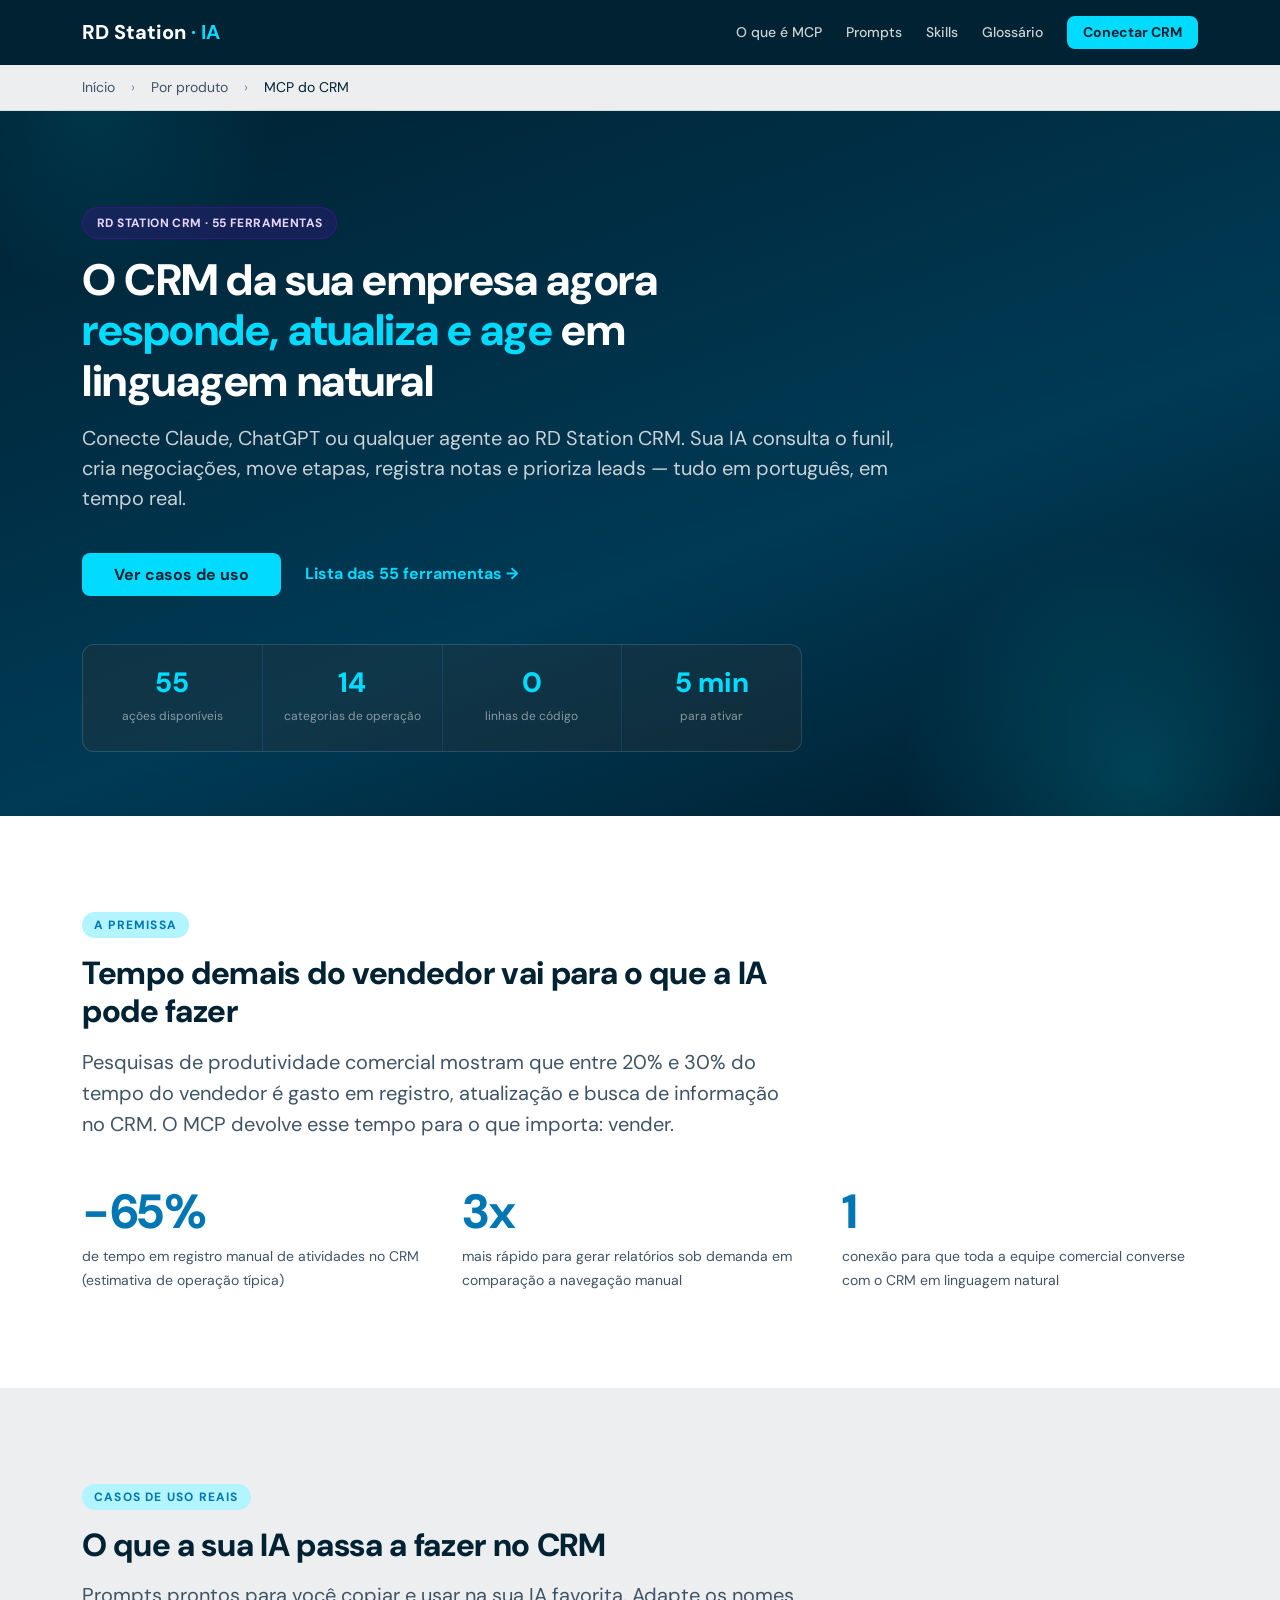
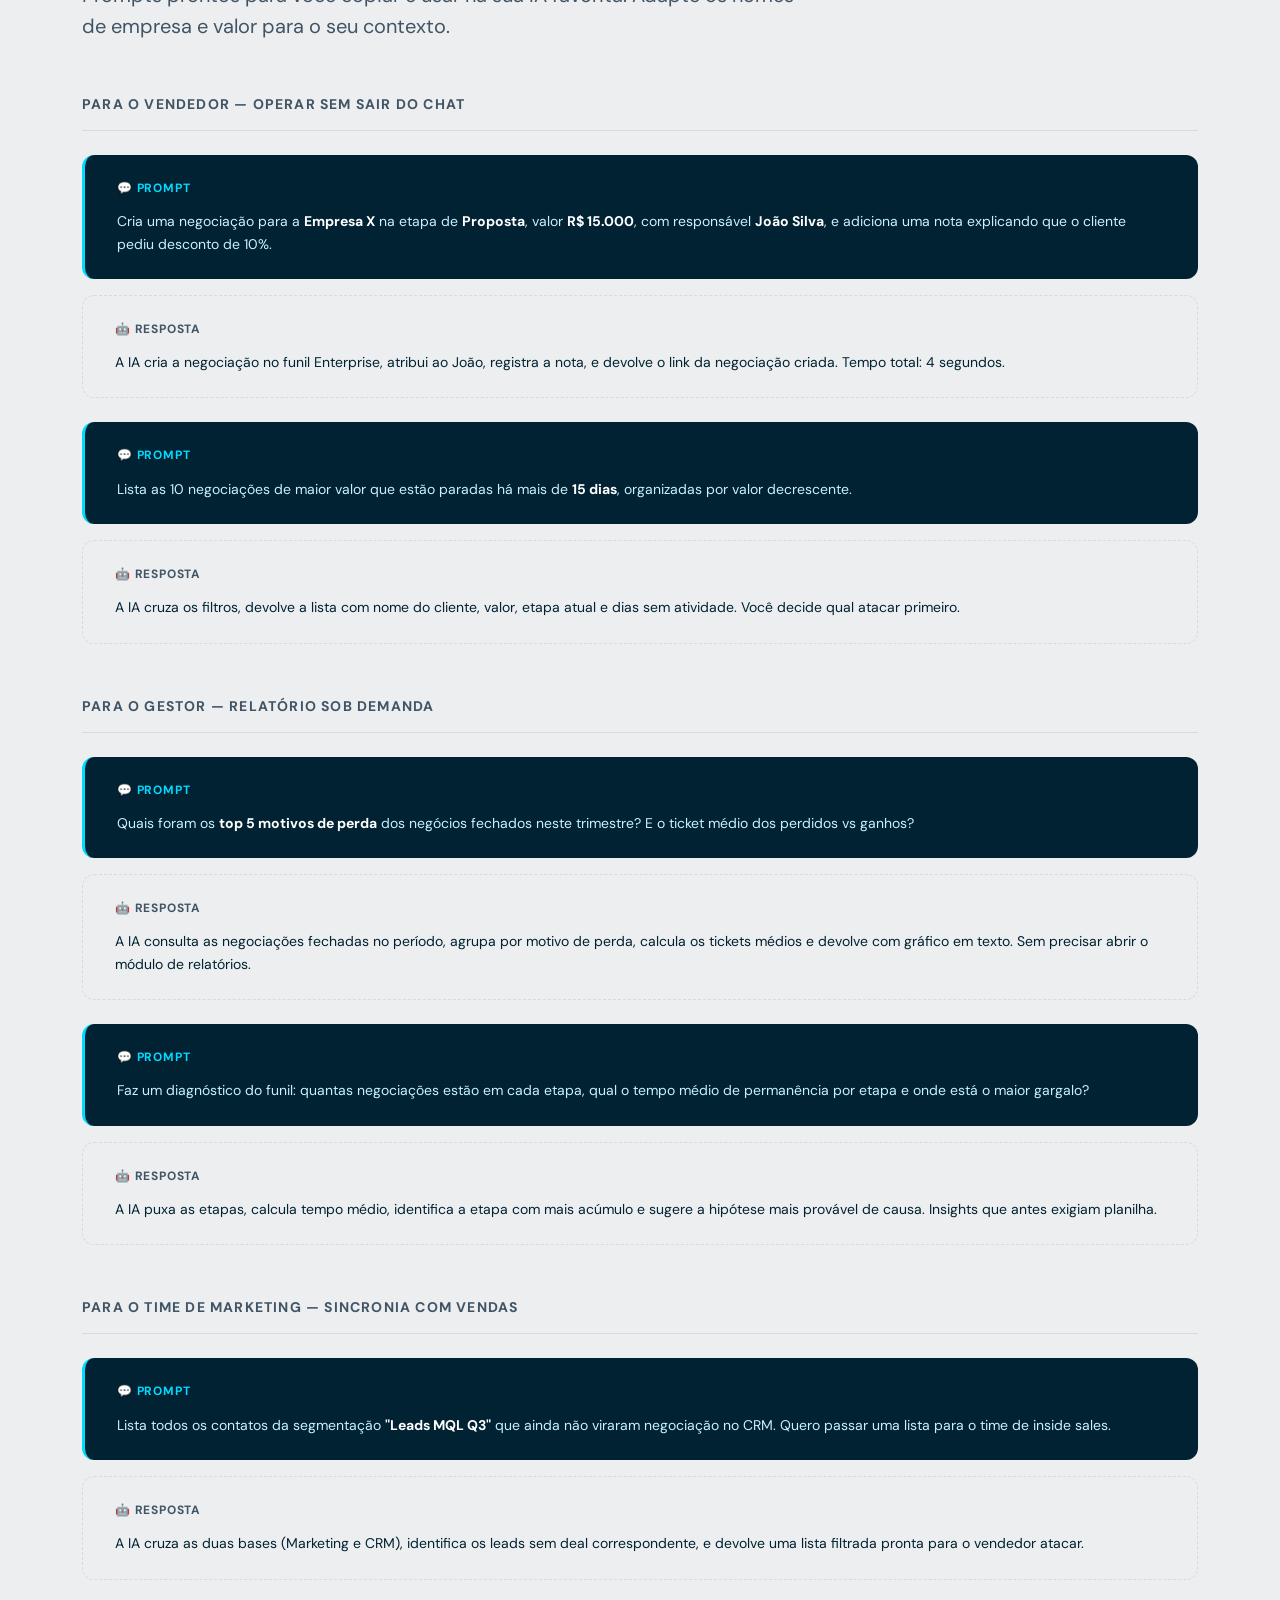
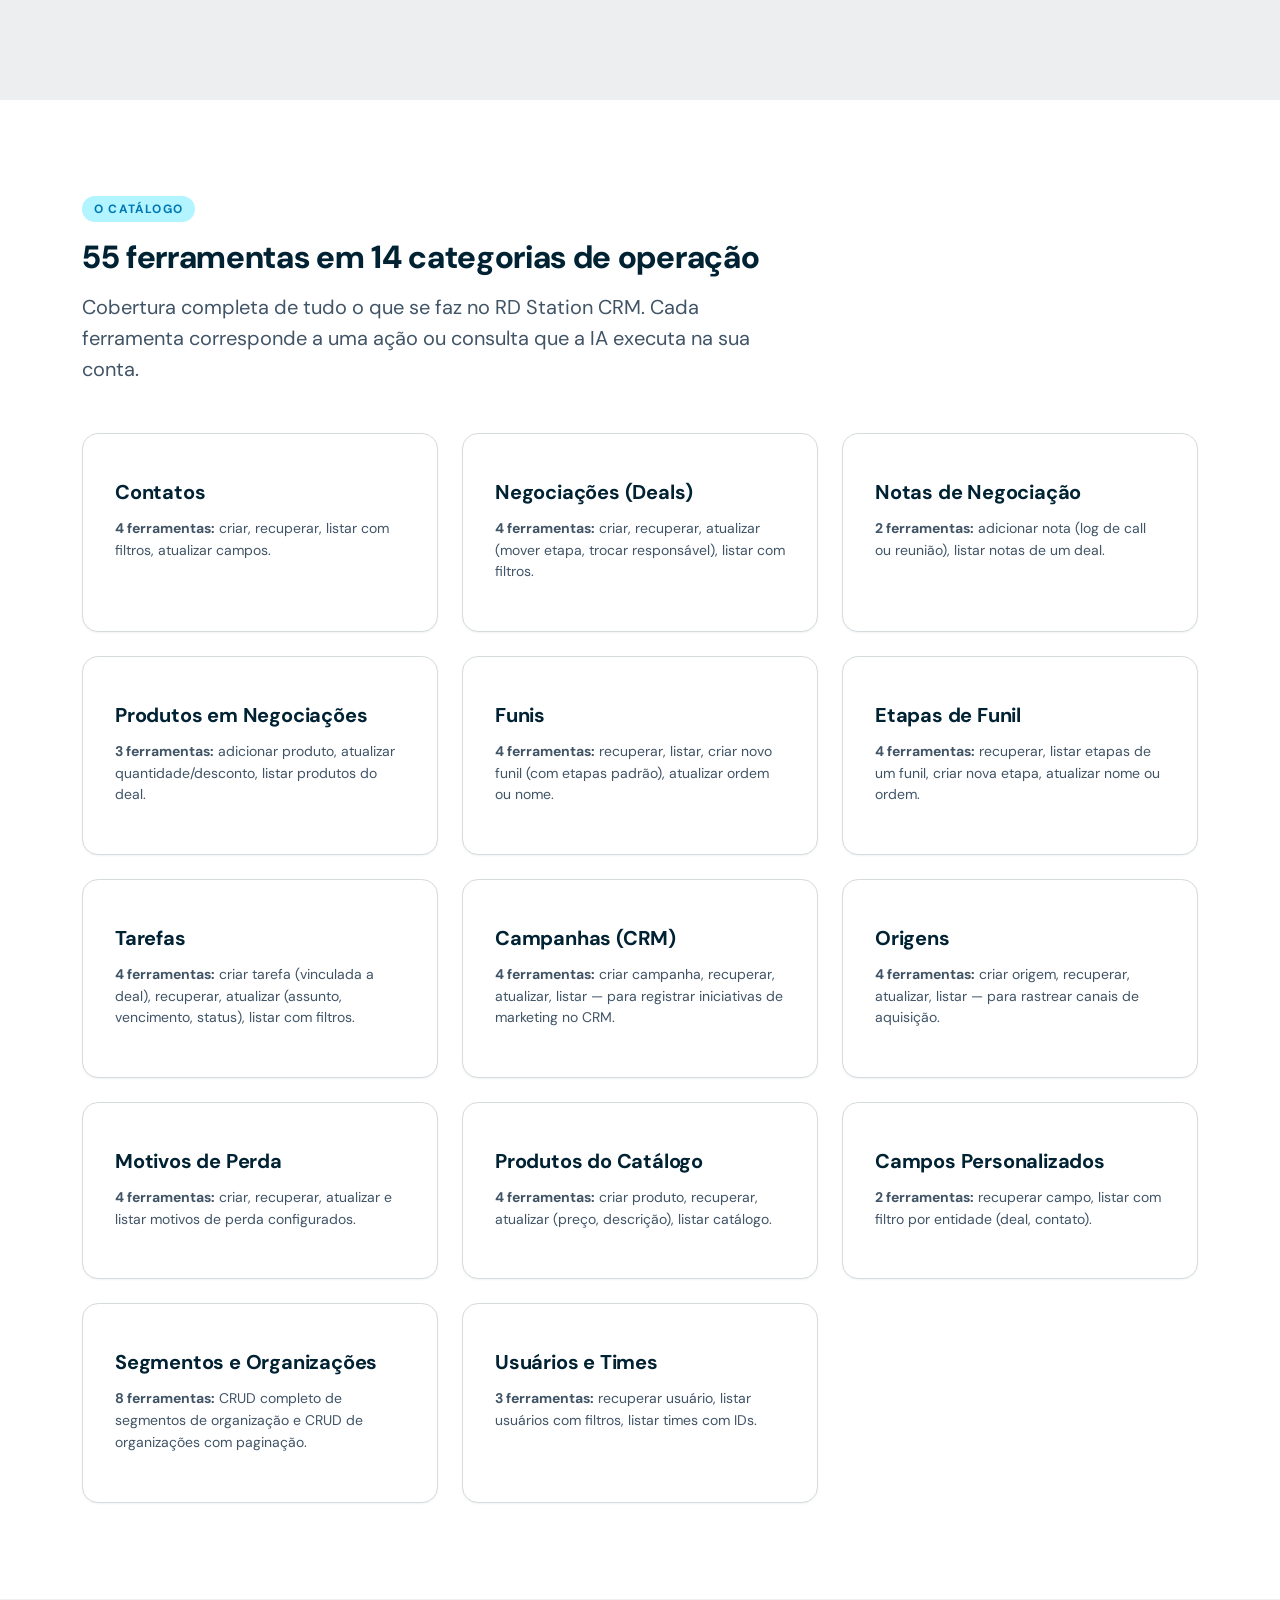
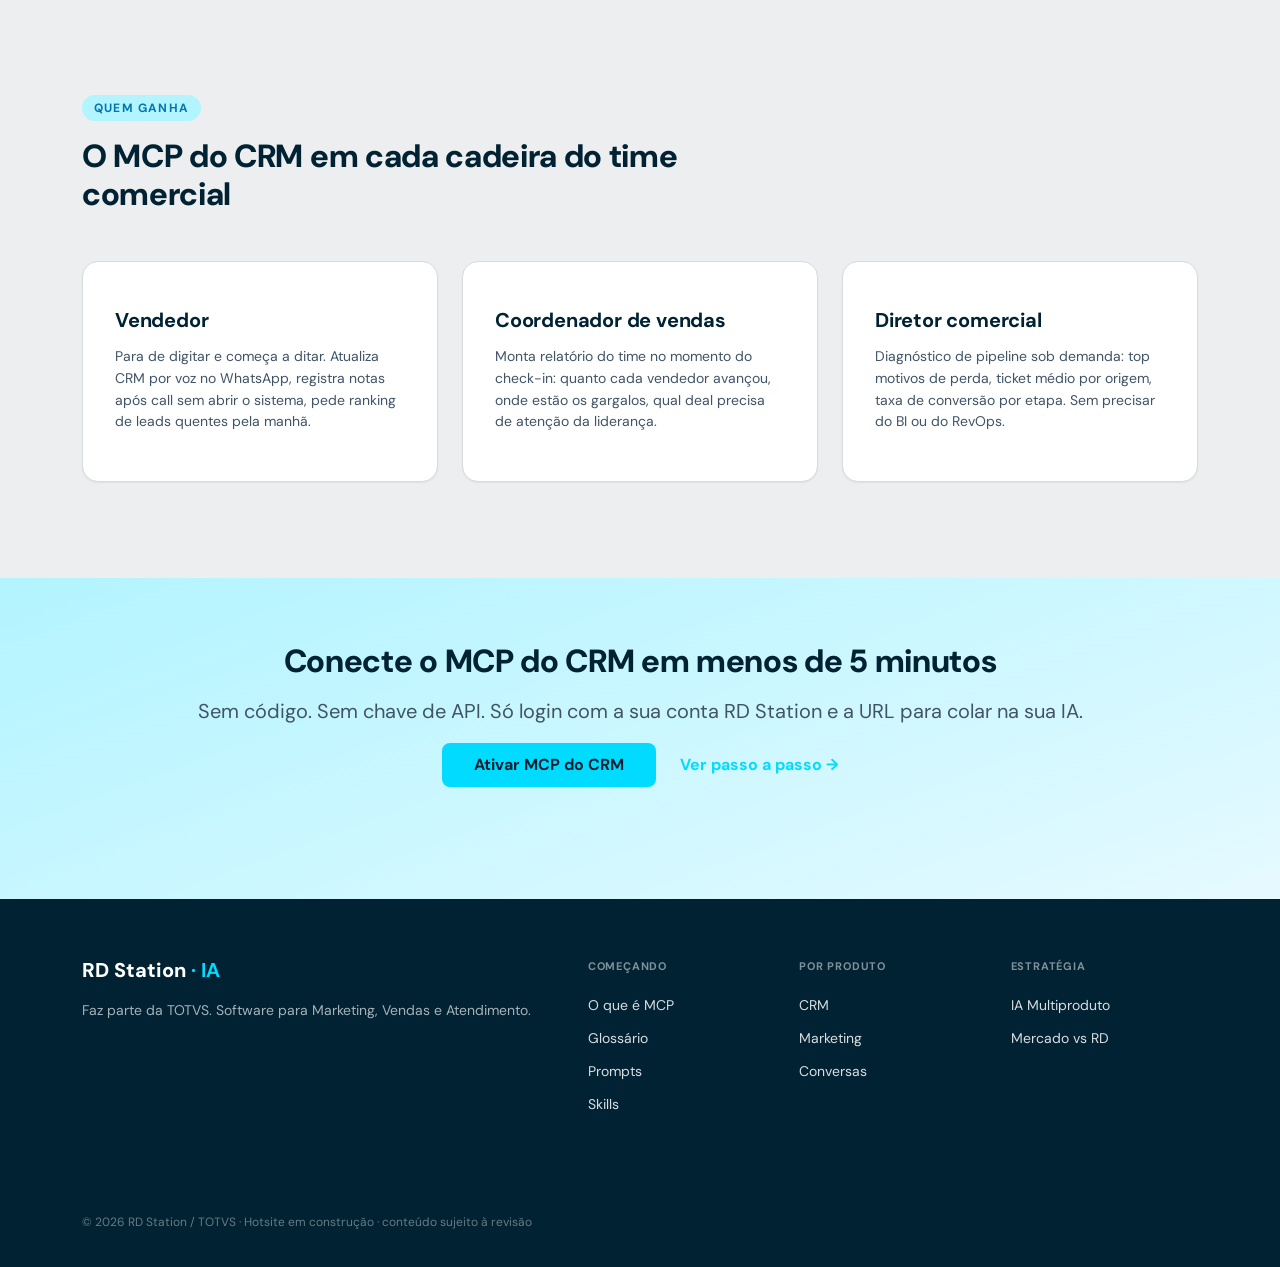
<file: mcp-crm.html>
<!DOCTYPE html>
<html lang="pt-BR">
<head>
  <meta charset="UTF-8" />
  <meta name="viewport" content="width=device-width, initial-scale=1.0" />
  <meta name="theme-color" content="#002233" />

  <title>MCP do RD Station CRM — 55 ações para a sua IA · RD Station</title>
  <meta name="description" content="Conecte Claude, ChatGPT ou qualquer agente ao RD Station CRM. 55 ferramentas para gerenciar contatos, negociações, funis e tarefas em linguagem natural." />

  <link rel="preconnect" href="https://fonts.googleapis.com" />
  <link rel="preconnect" href="https://fonts.gstatic.com" crossorigin />
  <link href="https://fonts.googleapis.com/css2?family=DM+Sans:wght@400;500;700;800&display=swap" rel="stylesheet" />

  <link rel="stylesheet" href="_styles.css" />
</head>
<body>

  <header class="site-header">
    <div class="container header-inner">
      <a href="index.html" class="logo">RD Station <span class="logo-tag">· IA</span></a>
      <nav class="nav">
        <a href="o-que-e-mcp.html" class="nav-link">O que é MCP</a>
        <a href="prompts-mcp.html" class="nav-link">Prompts</a>
        <a href="skills-mcp.html" class="nav-link">Skills</a>
        <a href="glossario.html" class="nav-link">Glossário</a>
        <a href="#ativar" class="btn btn-primary btn-sm">Conectar CRM</a>
      </nav>
    </div>
  </header>

  <nav class="page-nav">
    <div class="container">
      <a href="index.html">Início</a>
      <span class="page-nav-sep">›</span>
      <a href="index.html#paginas">Por produto</a>
      <span class="page-nav-sep">›</span>
      <span>MCP do CRM</span>
    </div>
  </nav>

  <section class="hero">
    <div class="container">
      <span class="badge badge-primary" style="background:rgba(110,0,197,0.18);color:#E8D6FF;border-color:rgba(110,0,197,0.4);">RD Station CRM · 55 ferramentas</span>
      <h1>O CRM da sua empresa agora <em>responde, atualiza e age</em> em linguagem natural</h1>
      <p class="lead">Conecte Claude, ChatGPT ou qualquer agente ao RD Station CRM. Sua IA consulta o funil, cria negociações, move etapas, registra notas e prioriza leads — tudo em português, em tempo real.</p>
      <div class="hero-cta">
        <a href="#exemplos" class="btn btn-primary">Ver casos de uso</a>
        <a href="#ferramentas" class="btn-link">Lista das 55 ferramentas →</a>
      </div>
      <div class="hero-stats">
        <div class="hero-stat"><strong>55</strong><span>ações disponíveis</span></div>
        <div class="hero-stat"><strong>14</strong><span>categorias de operação</span></div>
        <div class="hero-stat"><strong>0</strong><span>linhas de código</span></div>
        <div class="hero-stat"><strong>5 min</strong><span>para ativar</span></div>
      </div>
    </div>
  </section>

  <!-- Premissa -->
  <section class="section">
    <div class="container">
      <div class="section-header">
        <span class="eyebrow">A premissa</span>
        <h2>Tempo demais do vendedor vai para o que a IA pode fazer</h2>
        <p class="lead-secondary">Pesquisas de produtividade comercial mostram que entre 20% e 30% do tempo do vendedor é gasto em registro, atualização e busca de informação no CRM. O MCP devolve esse tempo para o que importa: vender.</p>
      </div>

      <div class="grid-3">
        <div class="big-number">
          <strong>−65%</strong>
          <span>de tempo em registro manual de atividades no CRM (estimativa de operação típica)</span>
        </div>
        <div class="big-number">
          <strong>3x</strong>
          <span>mais rápido para gerar relatórios sob demanda em comparação a navegação manual</span>
        </div>
        <div class="big-number">
          <strong>1</strong>
          <span>conexão para que toda a equipe comercial converse com o CRM em linguagem natural</span>
        </div>
      </div>
    </div>
  </section>

  <!-- Casos de uso -->
  <section id="exemplos" class="section section--alt">
    <div class="container">
      <div class="section-header">
        <span class="eyebrow">Casos de uso reais</span>
        <h2>O que a sua IA passa a fazer no CRM</h2>
        <p class="lead-secondary">Prompts prontos para você copiar e usar na sua IA favorita. Adapte os nomes de empresa e valor para o seu contexto.</p>
      </div>

      <h3 class="group-title">Para o vendedor — operar sem sair do chat</h3>
      <div class="prompt-box">Cria uma negociação para a <strong>Empresa X</strong> na etapa de <strong>Proposta</strong>, valor <strong>R$ 15.000</strong>, com responsável <strong>João Silva</strong>, e adiciona uma nota explicando que o cliente pediu desconto de 10%.</div>
      <div class="response-box">A IA cria a negociação no funil Enterprise, atribui ao João, registra a nota, e devolve o link da negociação criada. Tempo total: 4 segundos.</div>

      <div class="prompt-box">Lista as 10 negociações de maior valor que estão paradas há mais de <strong>15 dias</strong>, organizadas por valor decrescente.</div>
      <div class="response-box">A IA cruza os filtros, devolve a lista com nome do cliente, valor, etapa atual e dias sem atividade. Você decide qual atacar primeiro.</div>

      <h3 class="group-title mt-8">Para o gestor — relatório sob demanda</h3>
      <div class="prompt-box">Quais foram os <strong>top 5 motivos de perda</strong> dos negócios fechados neste trimestre? E o ticket médio dos perdidos vs ganhos?</div>
      <div class="response-box">A IA consulta as negociações fechadas no período, agrupa por motivo de perda, calcula os tickets médios e devolve com gráfico em texto. Sem precisar abrir o módulo de relatórios.</div>

      <div class="prompt-box">Faz um diagnóstico do funil: quantas negociações estão em cada etapa, qual o tempo médio de permanência por etapa e onde está o maior gargalo?</div>
      <div class="response-box">A IA puxa as etapas, calcula tempo médio, identifica a etapa com mais acúmulo e sugere a hipótese mais provável de causa. Insights que antes exigiam planilha.</div>

      <h3 class="group-title mt-8">Para o time de marketing — sincronia com vendas</h3>
      <div class="prompt-box">Lista todos os contatos da segmentação <strong>"Leads MQL Q3"</strong> que ainda não viraram negociação no CRM. Quero passar uma lista para o time de inside sales.</div>
      <div class="response-box">A IA cruza as duas bases (Marketing e CRM), identifica os leads sem deal correspondente, e devolve uma lista filtrada pronta para o vendedor atacar.</div>
    </div>
  </section>

  <!-- 14 categorias -->
  <section id="ferramentas" class="section">
    <div class="container">
      <div class="section-header">
        <span class="eyebrow">O catálogo</span>
        <h2>55 ferramentas em 14 categorias de operação</h2>
        <p class="lead-secondary">Cobertura completa de tudo o que se faz no RD Station CRM. Cada ferramenta corresponde a uma ação ou consulta que a IA executa na sua conta.</p>
      </div>

      <div class="grid-3">
        <article class="card">
          <h3>Contatos</h3>
          <p><strong>4 ferramentas:</strong> criar, recuperar, listar com filtros, atualizar campos.</p>
        </article>
        <article class="card">
          <h3>Negociações (Deals)</h3>
          <p><strong>4 ferramentas:</strong> criar, recuperar, atualizar (mover etapa, trocar responsável), listar com filtros.</p>
        </article>
        <article class="card">
          <h3>Notas de Negociação</h3>
          <p><strong>2 ferramentas:</strong> adicionar nota (log de call ou reunião), listar notas de um deal.</p>
        </article>
        <article class="card">
          <h3>Produtos em Negociações</h3>
          <p><strong>3 ferramentas:</strong> adicionar produto, atualizar quantidade/desconto, listar produtos do deal.</p>
        </article>
        <article class="card">
          <h3>Funis</h3>
          <p><strong>4 ferramentas:</strong> recuperar, listar, criar novo funil (com etapas padrão), atualizar ordem ou nome.</p>
        </article>
        <article class="card">
          <h3>Etapas de Funil</h3>
          <p><strong>4 ferramentas:</strong> recuperar, listar etapas de um funil, criar nova etapa, atualizar nome ou ordem.</p>
        </article>
        <article class="card">
          <h3>Tarefas</h3>
          <p><strong>4 ferramentas:</strong> criar tarefa (vinculada a deal), recuperar, atualizar (assunto, vencimento, status), listar com filtros.</p>
        </article>
        <article class="card">
          <h3>Campanhas (CRM)</h3>
          <p><strong>4 ferramentas:</strong> criar campanha, recuperar, atualizar, listar — para registrar iniciativas de marketing no CRM.</p>
        </article>
        <article class="card">
          <h3>Origens</h3>
          <p><strong>4 ferramentas:</strong> criar origem, recuperar, atualizar, listar — para rastrear canais de aquisição.</p>
        </article>
        <article class="card">
          <h3>Motivos de Perda</h3>
          <p><strong>4 ferramentas:</strong> criar, recuperar, atualizar e listar motivos de perda configurados.</p>
        </article>
        <article class="card">
          <h3>Produtos do Catálogo</h3>
          <p><strong>4 ferramentas:</strong> criar produto, recuperar, atualizar (preço, descrição), listar catálogo.</p>
        </article>
        <article class="card">
          <h3>Campos Personalizados</h3>
          <p><strong>2 ferramentas:</strong> recuperar campo, listar com filtro por entidade (deal, contato).</p>
        </article>
        <article class="card">
          <h3>Segmentos e Organizações</h3>
          <p><strong>8 ferramentas:</strong> CRUD completo de segmentos de organização e CRUD de organizações com paginação.</p>
        </article>
        <article class="card">
          <h3>Usuários e Times</h3>
          <p><strong>3 ferramentas:</strong> recuperar usuário, listar usuários com filtros, listar times com IDs.</p>
        </article>
      </div>
    </div>
  </section>

  <!-- Quem ganha -->
  <section class="section section--alt">
    <div class="container">
      <div class="section-header">
        <span class="eyebrow">Quem ganha</span>
        <h2>O MCP do CRM em cada cadeira do time comercial</h2>
      </div>

      <div class="grid-3">
        <article class="card">
          <h3>Vendedor</h3>
          <p>Para de digitar e começa a ditar. Atualiza CRM por voz no WhatsApp, registra notas após call sem abrir o sistema, pede ranking de leads quentes pela manhã.</p>
        </article>
        <article class="card">
          <h3>Coordenador de vendas</h3>
          <p>Monta relatório do time no momento do check-in: quanto cada vendedor avançou, onde estão os gargalos, qual deal precisa de atenção da liderança.</p>
        </article>
        <article class="card">
          <h3>Diretor comercial</h3>
          <p>Diagnóstico de pipeline sob demanda: top motivos de perda, ticket médio por origem, taxa de conversão por etapa. Sem precisar do BI ou do RevOps.</p>
        </article>
      </div>
    </div>
  </section>

  <!-- Ativar -->
  <section id="ativar" class="section section--cta">
    <div class="container">
      <h2>Conecte o MCP do CRM em menos de 5 minutos</h2>
      <p class="lead-secondary">Sem código. Sem chave de API. Só login com a sua conta RD Station e a URL para colar na sua IA.</p>
      <div class="hero-cta center-cta">
        <a href="https://mcp.rdstationmentor.com/crm" target="_blank" rel="noopener" class="btn btn-primary">Ativar MCP do CRM</a>
        <a href="o-que-e-mcp.html#ativar" class="btn-link">Ver passo a passo →</a>
      </div>
    </div>
  </section>

  <footer class="site-footer">
    <div class="container footer-inner">
      <div>
        <span class="logo">RD Station <span class="logo-tag">· IA</span></span>
        <p>Faz parte da TOTVS. Software para Marketing, Vendas e Atendimento.</p>
      </div>
      <div class="footer-cols">
        <div>
          <h4>Começando</h4>
          <a href="o-que-e-mcp.html">O que é MCP</a>
          <a href="glossario.html">Glossário</a>
          <a href="prompts-mcp.html">Prompts</a>
          <a href="skills-mcp.html">Skills</a>
        </div>
        <div>
          <h4>Por produto</h4>
          <a href="mcp-crm.html">CRM</a>
          <a href="mcp-marketing.html">Marketing</a>
          <a href="mcp-conversas.html">Conversas</a>
        </div>
        <div>
          <h4>Estratégia</h4>
          <a href="mcp-multiproduto.html">IA Multiproduto</a>
          <a href="ia-mercado-vs-rd.html">Mercado vs RD</a>
        </div>
      </div>
      <p class="text-muted">&copy; 2026 RD Station / TOTVS · Hotsite em construção · conteúdo sujeito à revisão</p>
    </div>
  </footer>

</body>
</html>
</file>
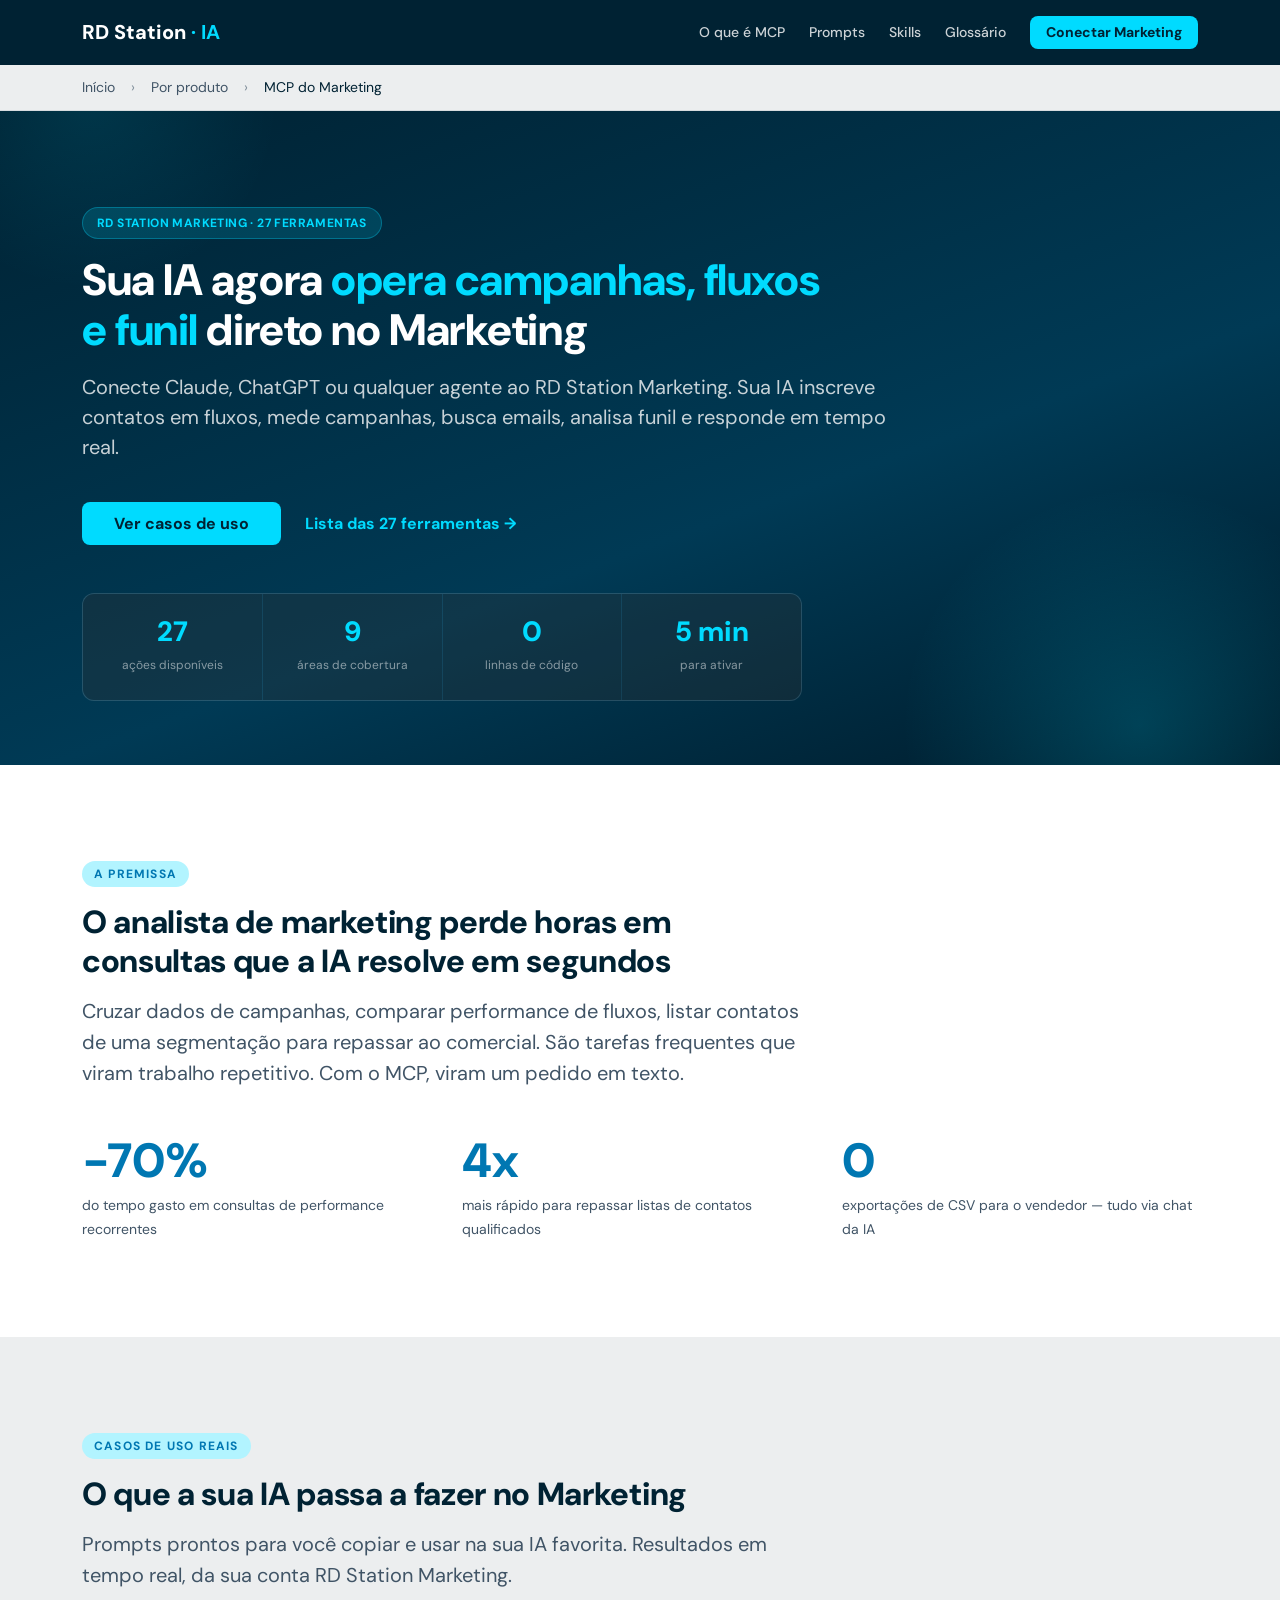
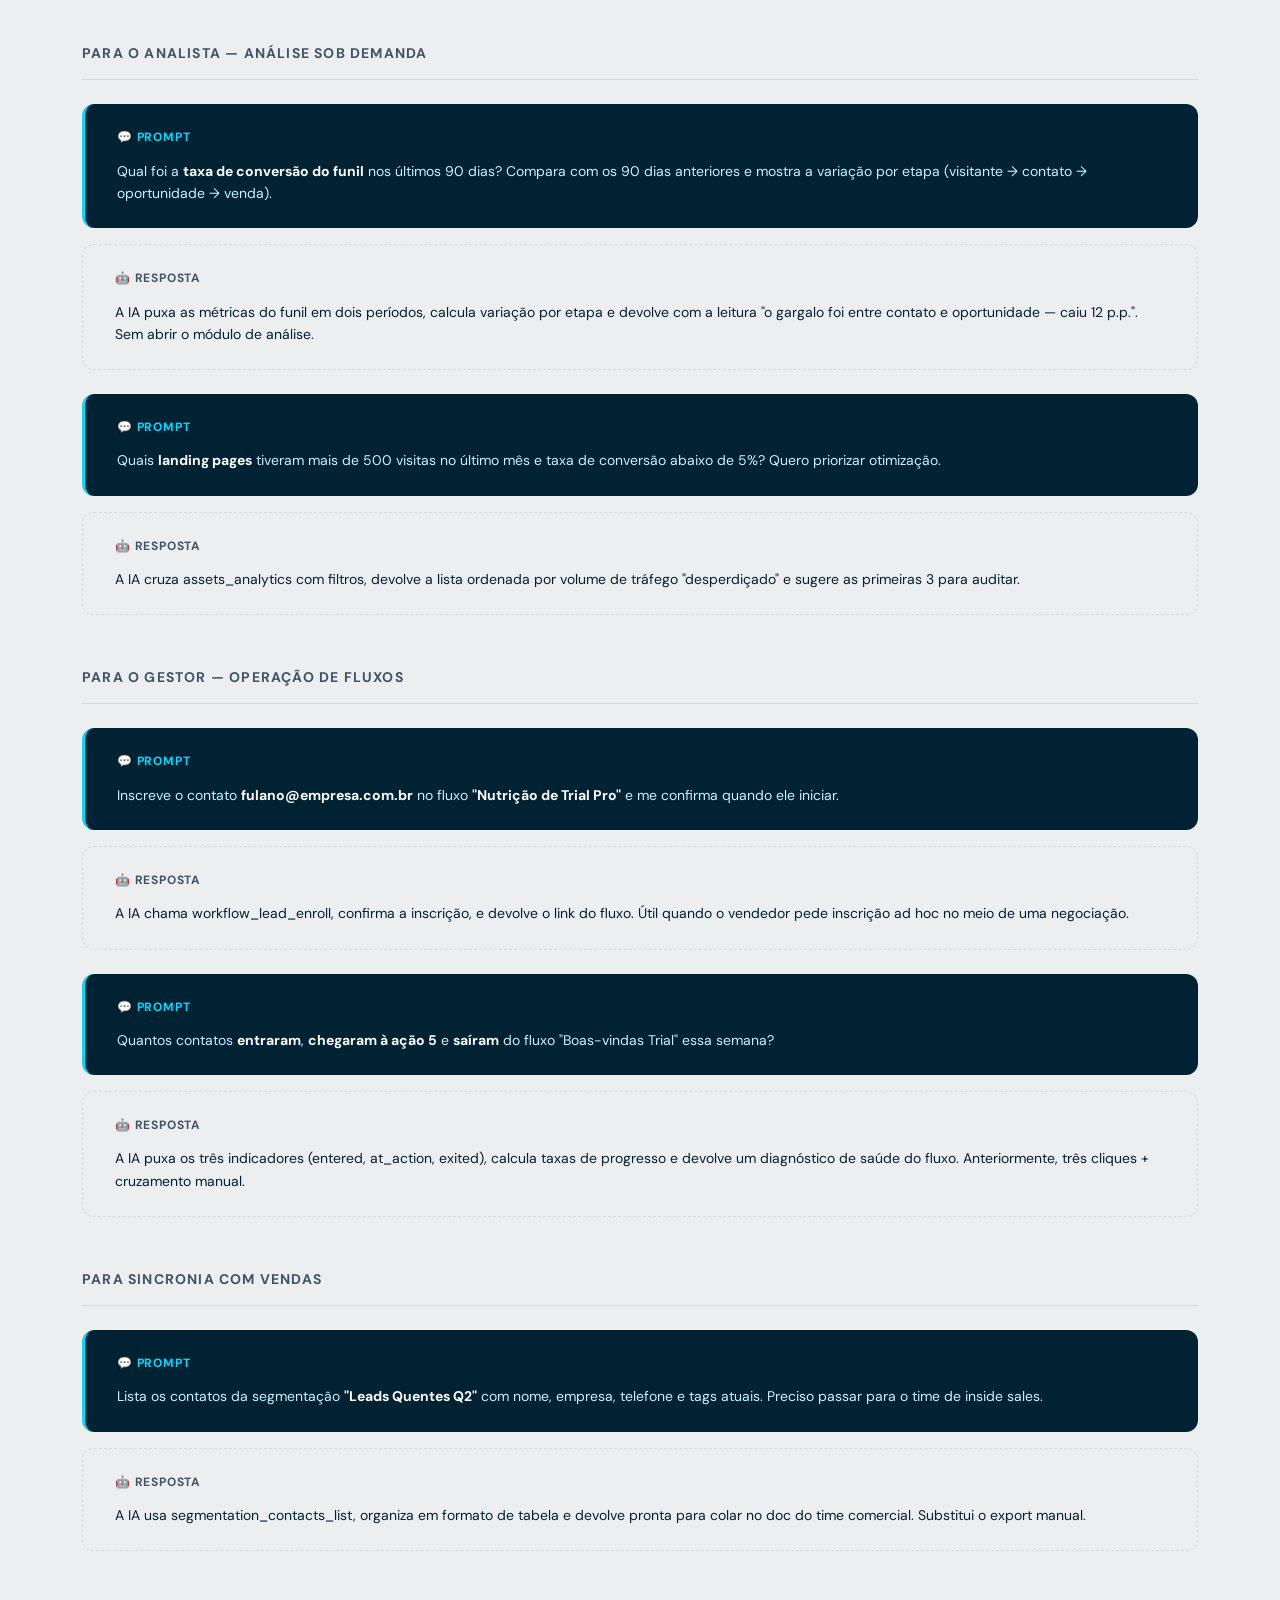
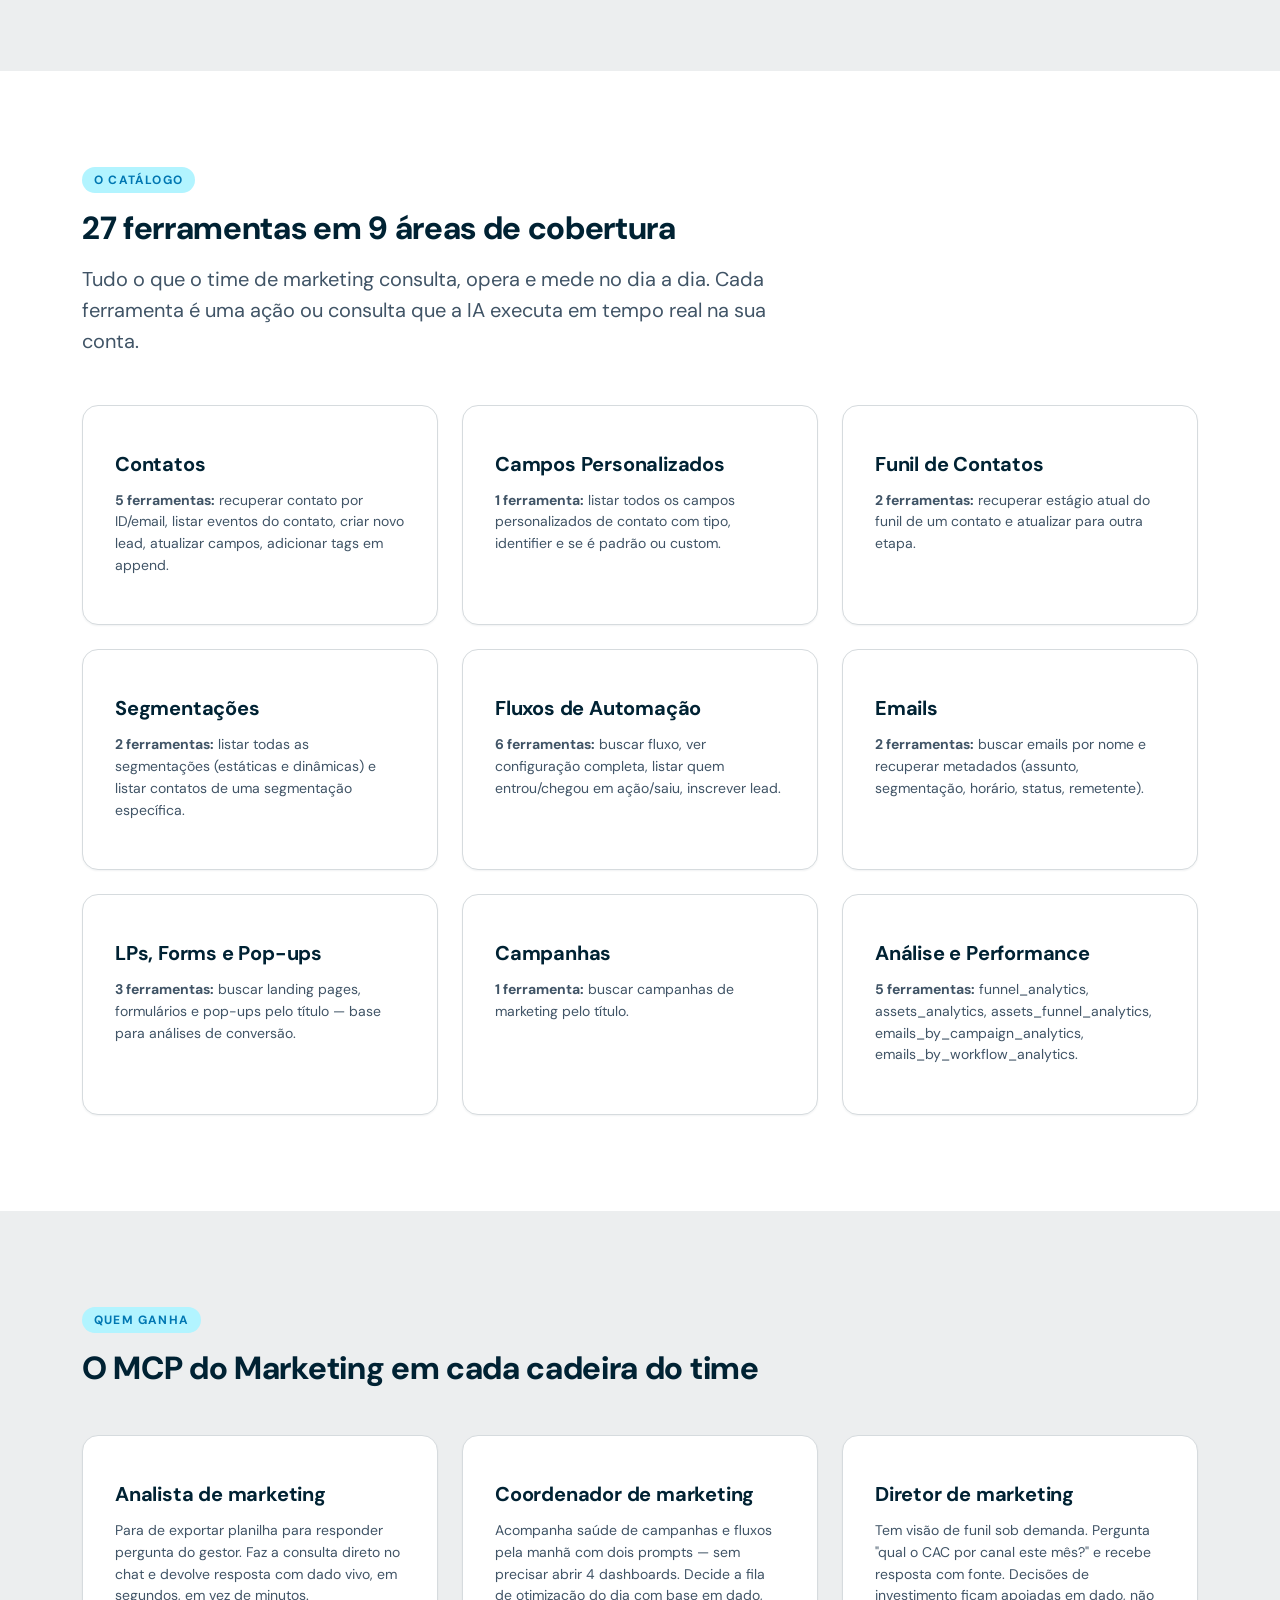
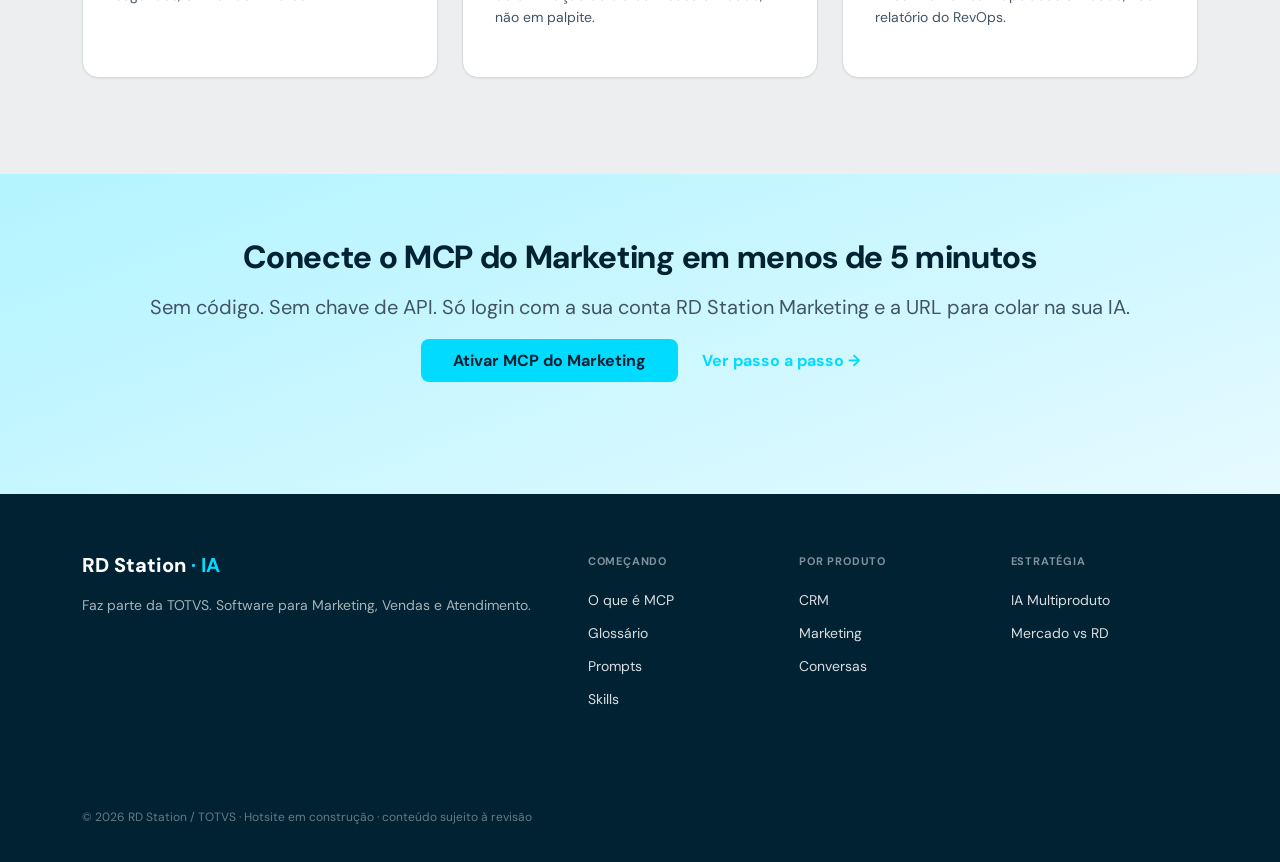
<file: mcp-marketing.html>
<!DOCTYPE html>
<html lang="pt-BR">
<head>
  <meta charset="UTF-8" />
  <meta name="viewport" content="width=device-width, initial-scale=1.0" />
  <meta name="theme-color" content="#002233" />

  <title>MCP do RD Station Marketing — 27 ações para a sua IA · RD Station</title>
  <meta name="description" content="Conecte sua IA ao RD Station Marketing. 27 ferramentas para operar fluxos, analisar campanhas, gerenciar contatos e medir performance em linguagem natural." />

  <link rel="preconnect" href="https://fonts.googleapis.com" />
  <link rel="preconnect" href="https://fonts.gstatic.com" crossorigin />
  <link href="https://fonts.googleapis.com/css2?family=DM+Sans:wght@400;500;700;800&display=swap" rel="stylesheet" />

  <link rel="stylesheet" href="_styles.css" />
</head>
<body>

  <header class="site-header">
    <div class="container header-inner">
      <a href="index.html" class="logo">RD Station <span class="logo-tag">· IA</span></a>
      <nav class="nav">
        <a href="o-que-e-mcp.html" class="nav-link">O que é MCP</a>
        <a href="prompts-mcp.html" class="nav-link">Prompts</a>
        <a href="skills-mcp.html" class="nav-link">Skills</a>
        <a href="glossario.html" class="nav-link">Glossário</a>
        <a href="#ativar" class="btn btn-primary btn-sm">Conectar Marketing</a>
      </nav>
    </div>
  </header>

  <nav class="page-nav">
    <div class="container">
      <a href="index.html">Início</a>
      <span class="page-nav-sep">›</span>
      <a href="index.html#paginas">Por produto</a>
      <span class="page-nav-sep">›</span>
      <span>MCP do Marketing</span>
    </div>
  </nav>

  <section class="hero">
    <div class="container">
      <span class="badge badge-primary">RD Station Marketing · 27 ferramentas</span>
      <h1>Sua IA agora <em>opera campanhas, fluxos e funil</em> direto no Marketing</h1>
      <p class="lead">Conecte Claude, ChatGPT ou qualquer agente ao RD Station Marketing. Sua IA inscreve contatos em fluxos, mede campanhas, busca emails, analisa funil e responde em tempo real.</p>
      <div class="hero-cta">
        <a href="#exemplos" class="btn btn-primary">Ver casos de uso</a>
        <a href="#ferramentas" class="btn-link">Lista das 27 ferramentas →</a>
      </div>
      <div class="hero-stats">
        <div class="hero-stat"><strong>27</strong><span>ações disponíveis</span></div>
        <div class="hero-stat"><strong>9</strong><span>áreas de cobertura</span></div>
        <div class="hero-stat"><strong>0</strong><span>linhas de código</span></div>
        <div class="hero-stat"><strong>5 min</strong><span>para ativar</span></div>
      </div>
    </div>
  </section>

  <!-- Premissa -->
  <section class="section">
    <div class="container">
      <div class="section-header">
        <span class="eyebrow">A premissa</span>
        <h2>O analista de marketing perde horas em consultas que a IA resolve em segundos</h2>
        <p class="lead-secondary">Cruzar dados de campanhas, comparar performance de fluxos, listar contatos de uma segmentação para repassar ao comercial. São tarefas frequentes que viram trabalho repetitivo. Com o MCP, viram um pedido em texto.</p>
      </div>

      <div class="grid-3">
        <div class="big-number">
          <strong>−70%</strong>
          <span>do tempo gasto em consultas de performance recorrentes</span>
        </div>
        <div class="big-number">
          <strong>4x</strong>
          <span>mais rápido para repassar listas de contatos qualificados</span>
        </div>
        <div class="big-number">
          <strong>0</strong>
          <span>exportações de CSV para o vendedor — tudo via chat da IA</span>
        </div>
      </div>
    </div>
  </section>

  <!-- Casos de uso -->
  <section id="exemplos" class="section section--alt">
    <div class="container">
      <div class="section-header">
        <span class="eyebrow">Casos de uso reais</span>
        <h2>O que a sua IA passa a fazer no Marketing</h2>
        <p class="lead-secondary">Prompts prontos para você copiar e usar na sua IA favorita. Resultados em tempo real, da sua conta RD Station Marketing.</p>
      </div>

      <h3 class="group-title">Para o analista — análise sob demanda</h3>
      <div class="prompt-box">Qual foi a <strong>taxa de conversão do funil</strong> nos últimos 90 dias? Compara com os 90 dias anteriores e mostra a variação por etapa (visitante → contato → oportunidade → venda).</div>
      <div class="response-box">A IA puxa as métricas do funil em dois períodos, calcula variação por etapa e devolve com a leitura "o gargalo foi entre contato e oportunidade — caiu 12 p.p.". Sem abrir o módulo de análise.</div>

      <div class="prompt-box">Quais <strong>landing pages</strong> tiveram mais de 500 visitas no último mês e taxa de conversão abaixo de 5%? Quero priorizar otimização.</div>
      <div class="response-box">A IA cruza assets_analytics com filtros, devolve a lista ordenada por volume de tráfego "desperdiçado" e sugere as primeiras 3 para auditar.</div>

      <h3 class="group-title mt-8">Para o gestor — operação de fluxos</h3>
      <div class="prompt-box">Inscreve o contato <strong>fulano@empresa.com.br</strong> no fluxo <strong>"Nutrição de Trial Pro"</strong> e me confirma quando ele iniciar.</div>
      <div class="response-box">A IA chama workflow_lead_enroll, confirma a inscrição, e devolve o link do fluxo. Útil quando o vendedor pede inscrição ad hoc no meio de uma negociação.</div>

      <div class="prompt-box">Quantos contatos <strong>entraram</strong>, <strong>chegaram à ação 5</strong> e <strong>saíram</strong> do fluxo "Boas-vindas Trial" essa semana?</div>
      <div class="response-box">A IA puxa os três indicadores (entered, at_action, exited), calcula taxas de progresso e devolve um diagnóstico de saúde do fluxo. Anteriormente, três cliques + cruzamento manual.</div>

      <h3 class="group-title mt-8">Para sincronia com vendas</h3>
      <div class="prompt-box">Lista os contatos da segmentação <strong>"Leads Quentes Q2"</strong> com nome, empresa, telefone e tags atuais. Preciso passar para o time de inside sales.</div>
      <div class="response-box">A IA usa segmentation_contacts_list, organiza em formato de tabela e devolve pronta para colar no doc do time comercial. Substitui o export manual.</div>
    </div>
  </section>

  <!-- 9 áreas -->
  <section id="ferramentas" class="section">
    <div class="container">
      <div class="section-header">
        <span class="eyebrow">O catálogo</span>
        <h2>27 ferramentas em 9 áreas de cobertura</h2>
        <p class="lead-secondary">Tudo o que o time de marketing consulta, opera e mede no dia a dia. Cada ferramenta é uma ação ou consulta que a IA executa em tempo real na sua conta.</p>
      </div>

      <div class="grid-3">
        <article class="card">
          <h3>Contatos</h3>
          <p><strong>5 ferramentas:</strong> recuperar contato por ID/email, listar eventos do contato, criar novo lead, atualizar campos, adicionar tags em append.</p>
        </article>
        <article class="card">
          <h3>Campos Personalizados</h3>
          <p><strong>1 ferramenta:</strong> listar todos os campos personalizados de contato com tipo, identifier e se é padrão ou custom.</p>
        </article>
        <article class="card">
          <h3>Funil de Contatos</h3>
          <p><strong>2 ferramentas:</strong> recuperar estágio atual do funil de um contato e atualizar para outra etapa.</p>
        </article>
        <article class="card">
          <h3>Segmentações</h3>
          <p><strong>2 ferramentas:</strong> listar todas as segmentações (estáticas e dinâmicas) e listar contatos de uma segmentação específica.</p>
        </article>
        <article class="card">
          <h3>Fluxos de Automação</h3>
          <p><strong>6 ferramentas:</strong> buscar fluxo, ver configuração completa, listar quem entrou/chegou em ação/saiu, inscrever lead.</p>
        </article>
        <article class="card">
          <h3>Emails</h3>
          <p><strong>2 ferramentas:</strong> buscar emails por nome e recuperar metadados (assunto, segmentação, horário, status, remetente).</p>
        </article>
        <article class="card">
          <h3>LPs, Forms e Pop-ups</h3>
          <p><strong>3 ferramentas:</strong> buscar landing pages, formulários e pop-ups pelo título — base para análises de conversão.</p>
        </article>
        <article class="card">
          <h3>Campanhas</h3>
          <p><strong>1 ferramenta:</strong> buscar campanhas de marketing pelo título.</p>
        </article>
        <article class="card">
          <h3>Análise e Performance</h3>
          <p><strong>5 ferramentas:</strong> funnel_analytics, assets_analytics, assets_funnel_analytics, emails_by_campaign_analytics, emails_by_workflow_analytics.</p>
        </article>
      </div>
    </div>
  </section>

  <!-- Quem ganha -->
  <section class="section section--alt">
    <div class="container">
      <div class="section-header">
        <span class="eyebrow">Quem ganha</span>
        <h2>O MCP do Marketing em cada cadeira do time</h2>
      </div>

      <div class="grid-3">
        <article class="card">
          <h3>Analista de marketing</h3>
          <p>Para de exportar planilha para responder pergunta do gestor. Faz a consulta direto no chat e devolve resposta com dado vivo, em segundos, em vez de minutos.</p>
        </article>
        <article class="card">
          <h3>Coordenador de marketing</h3>
          <p>Acompanha saúde de campanhas e fluxos pela manhã com dois prompts — sem precisar abrir 4 dashboards. Decide a fila de otimização do dia com base em dado, não em palpite.</p>
        </article>
        <article class="card">
          <h3>Diretor de marketing</h3>
          <p>Tem visão de funil sob demanda. Pergunta "qual o CAC por canal este mês?" e recebe resposta com fonte. Decisões de investimento ficam apoiadas em dado, não relatório do RevOps.</p>
        </article>
      </div>
    </div>
  </section>

  <!-- Ativar -->
  <section id="ativar" class="section section--cta">
    <div class="container">
      <h2>Conecte o MCP do Marketing em menos de 5 minutos</h2>
      <p class="lead-secondary">Sem código. Sem chave de API. Só login com a sua conta RD Station Marketing e a URL para colar na sua IA.</p>
      <div class="hero-cta center-cta">
        <a href="https://mcp.rdstationmentor.com/marketing" target="_blank" rel="noopener" class="btn btn-primary">Ativar MCP do Marketing</a>
        <a href="o-que-e-mcp.html#ativar" class="btn-link">Ver passo a passo →</a>
      </div>
    </div>
  </section>

  <footer class="site-footer">
    <div class="container footer-inner">
      <div>
        <span class="logo">RD Station <span class="logo-tag">· IA</span></span>
        <p>Faz parte da TOTVS. Software para Marketing, Vendas e Atendimento.</p>
      </div>
      <div class="footer-cols">
        <div>
          <h4>Começando</h4>
          <a href="o-que-e-mcp.html">O que é MCP</a>
          <a href="glossario.html">Glossário</a>
          <a href="prompts-mcp.html">Prompts</a>
          <a href="skills-mcp.html">Skills</a>
        </div>
        <div>
          <h4>Por produto</h4>
          <a href="mcp-crm.html">CRM</a>
          <a href="mcp-marketing.html">Marketing</a>
          <a href="mcp-conversas.html">Conversas</a>
        </div>
        <div>
          <h4>Estratégia</h4>
          <a href="mcp-multiproduto.html">IA Multiproduto</a>
          <a href="ia-mercado-vs-rd.html">Mercado vs RD</a>
        </div>
      </div>
      <p class="text-muted">&copy; 2026 RD Station / TOTVS · Hotsite em construção · conteúdo sujeito à revisão</p>
    </div>
  </footer>

</body>
</html>
</file>
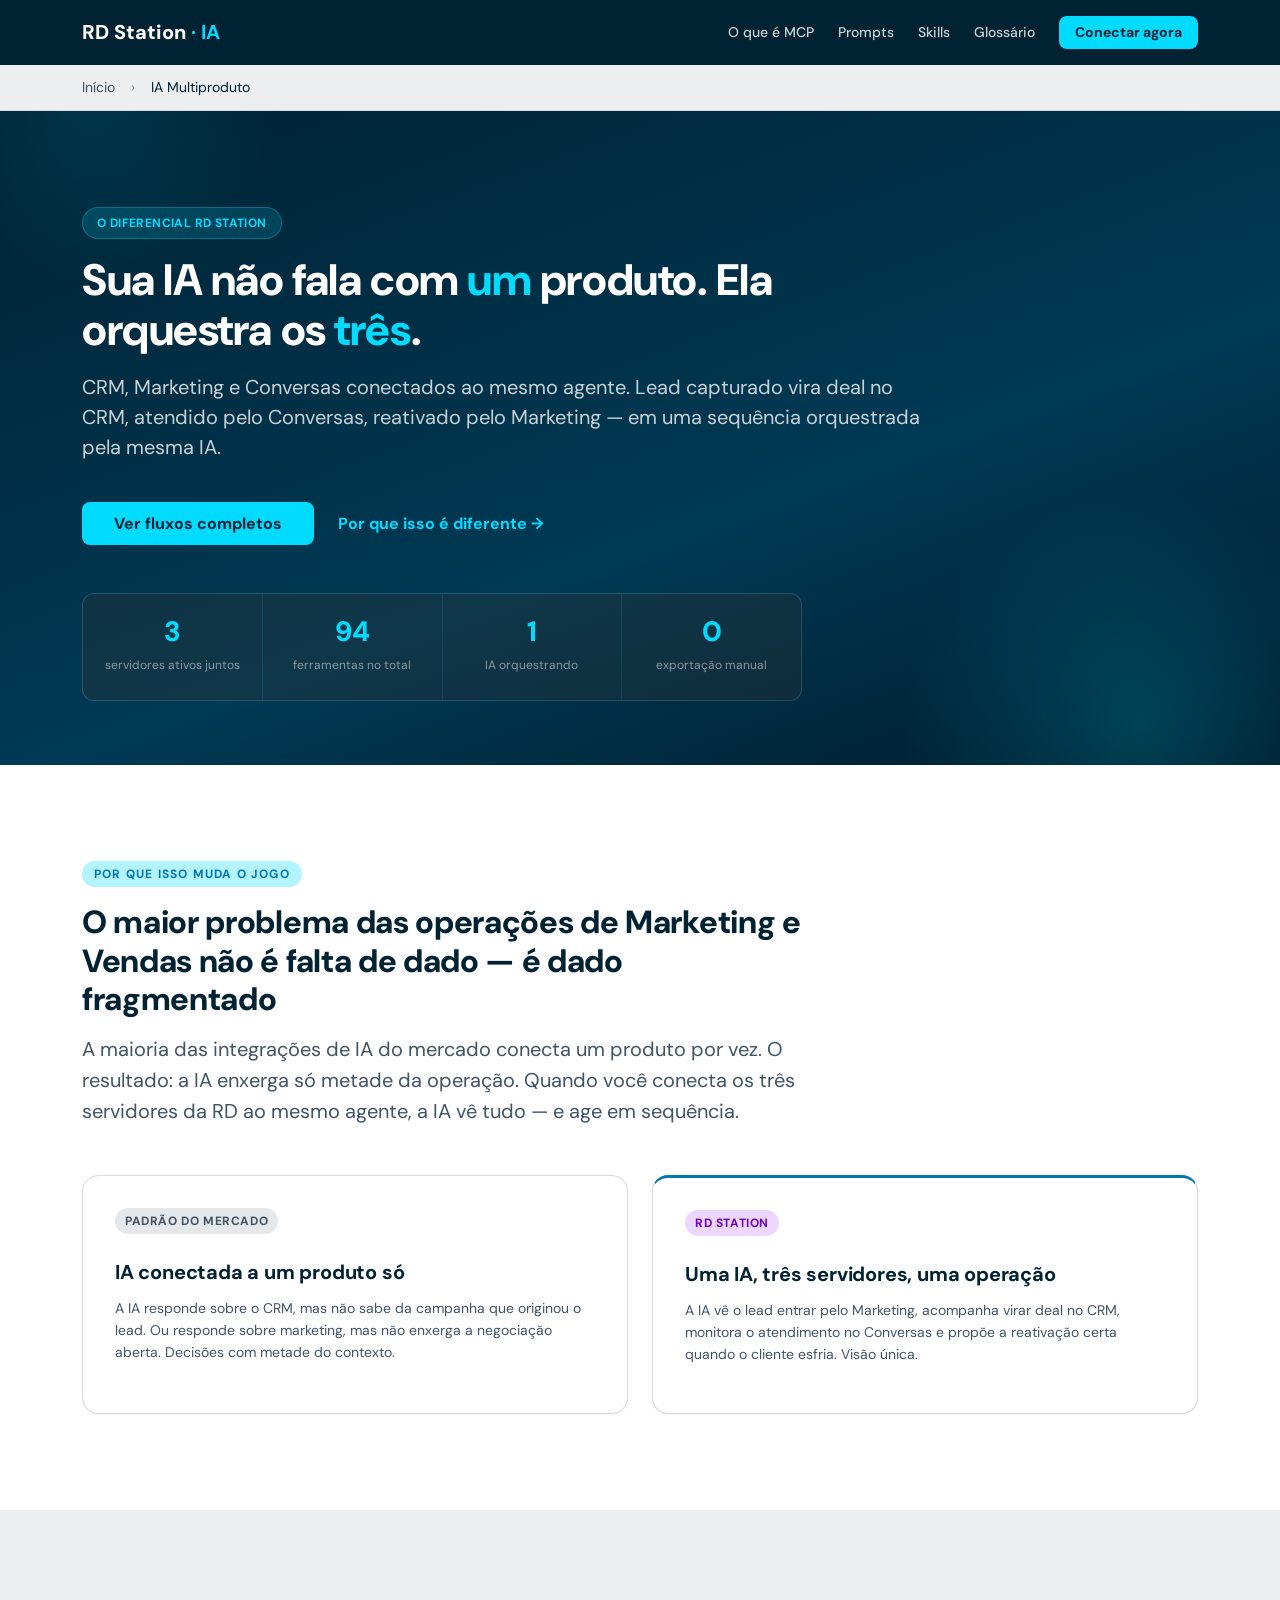
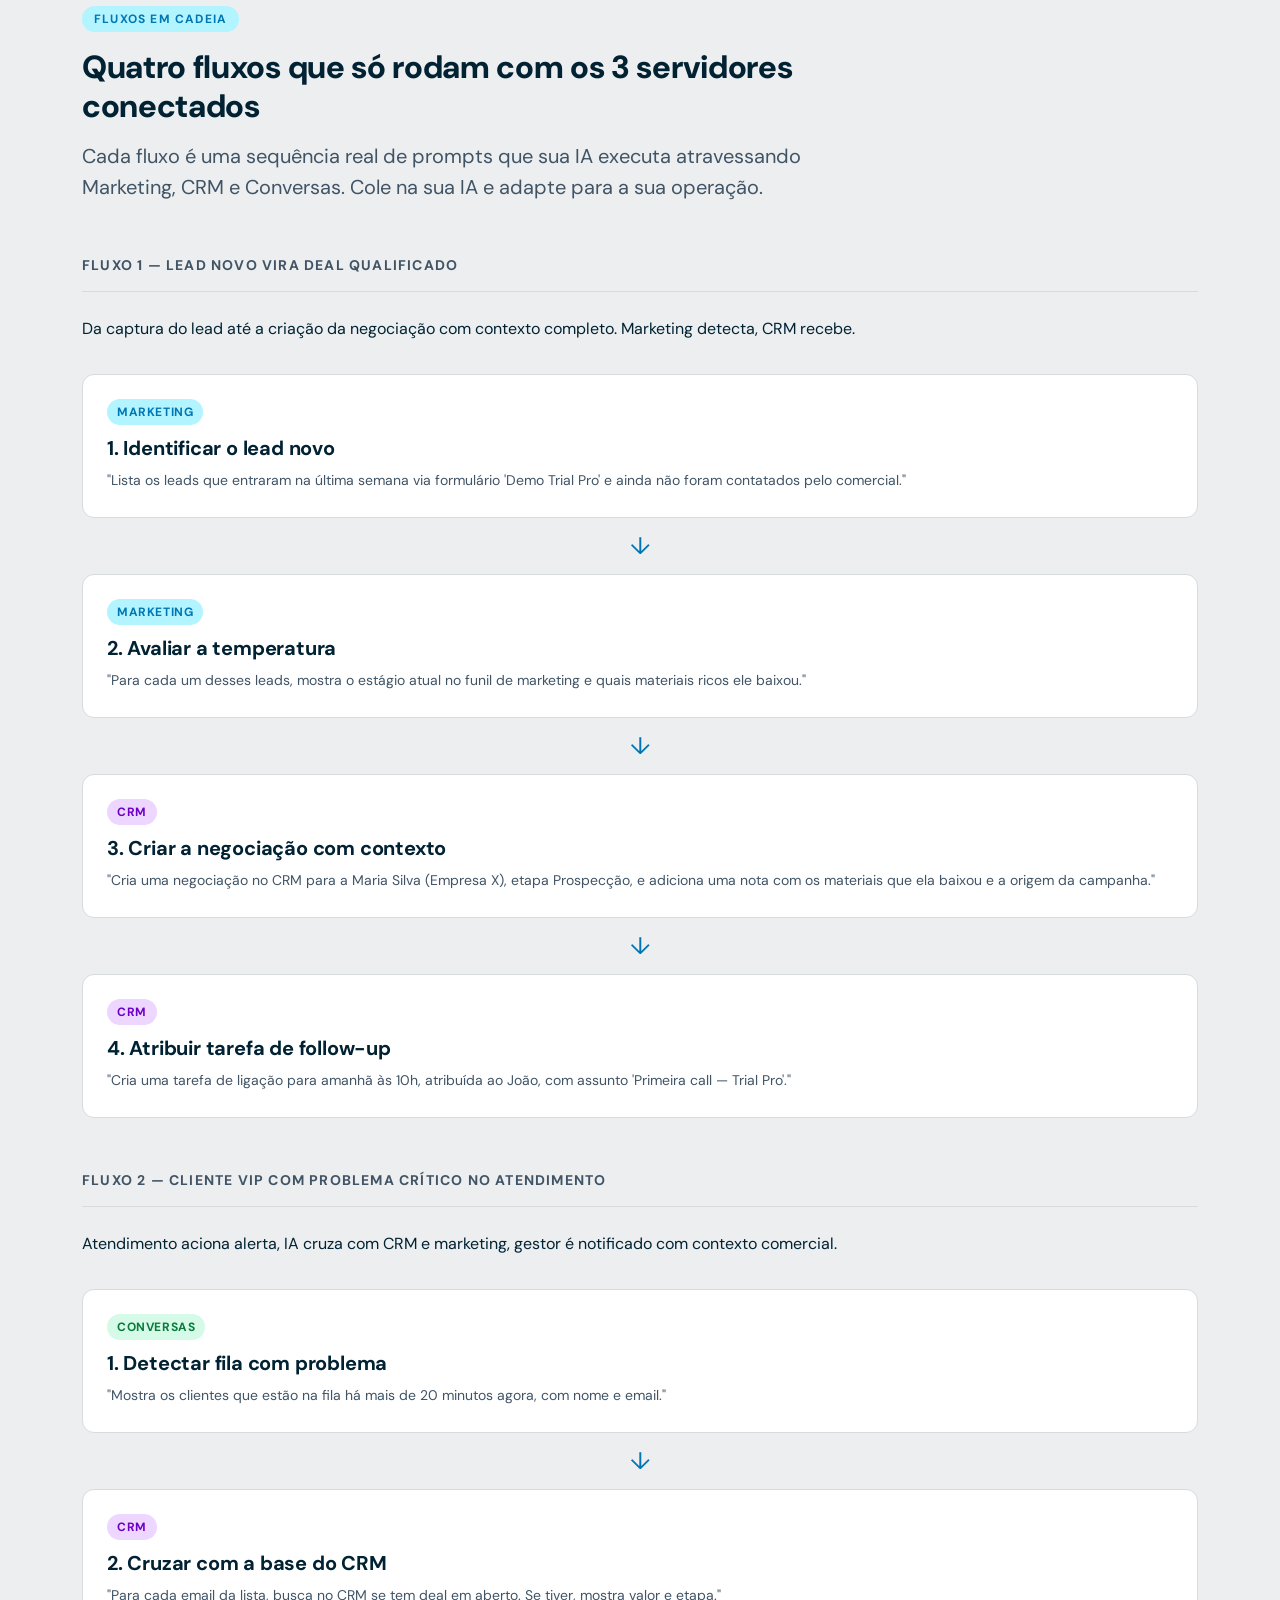
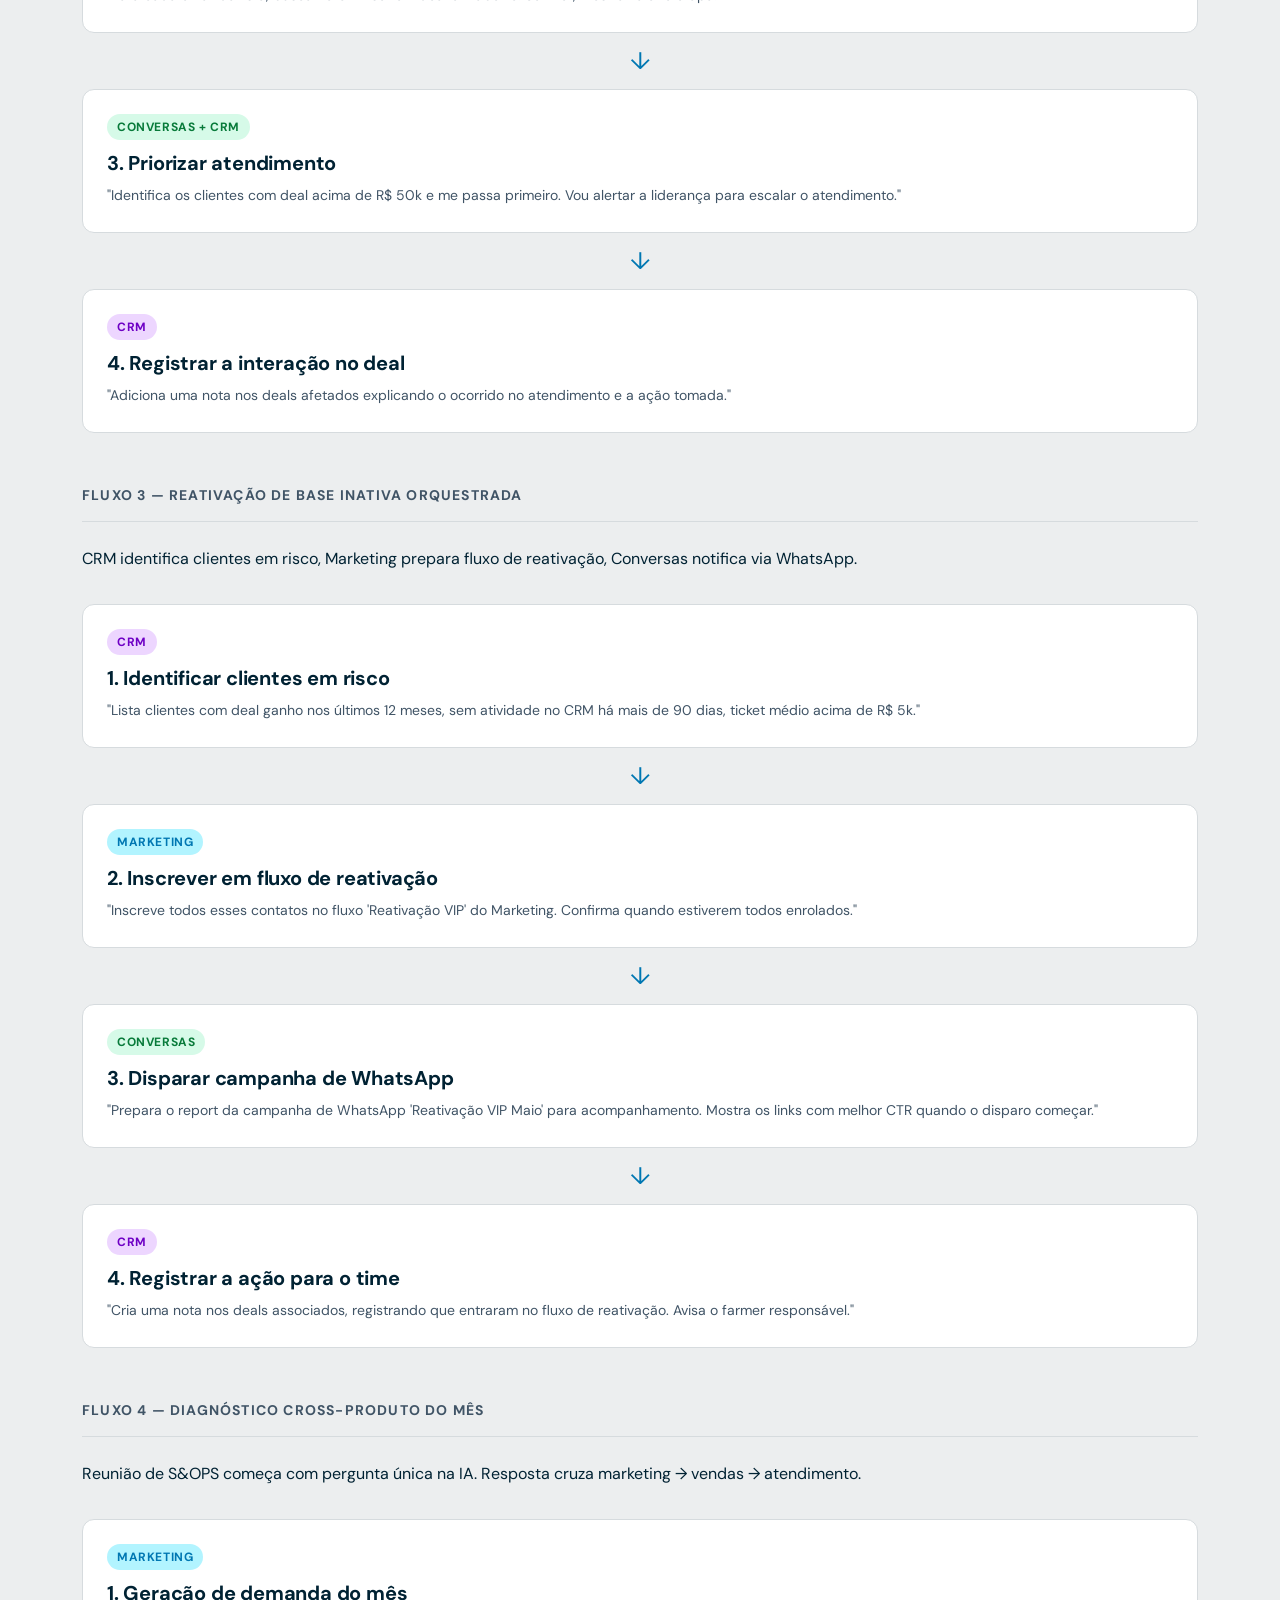
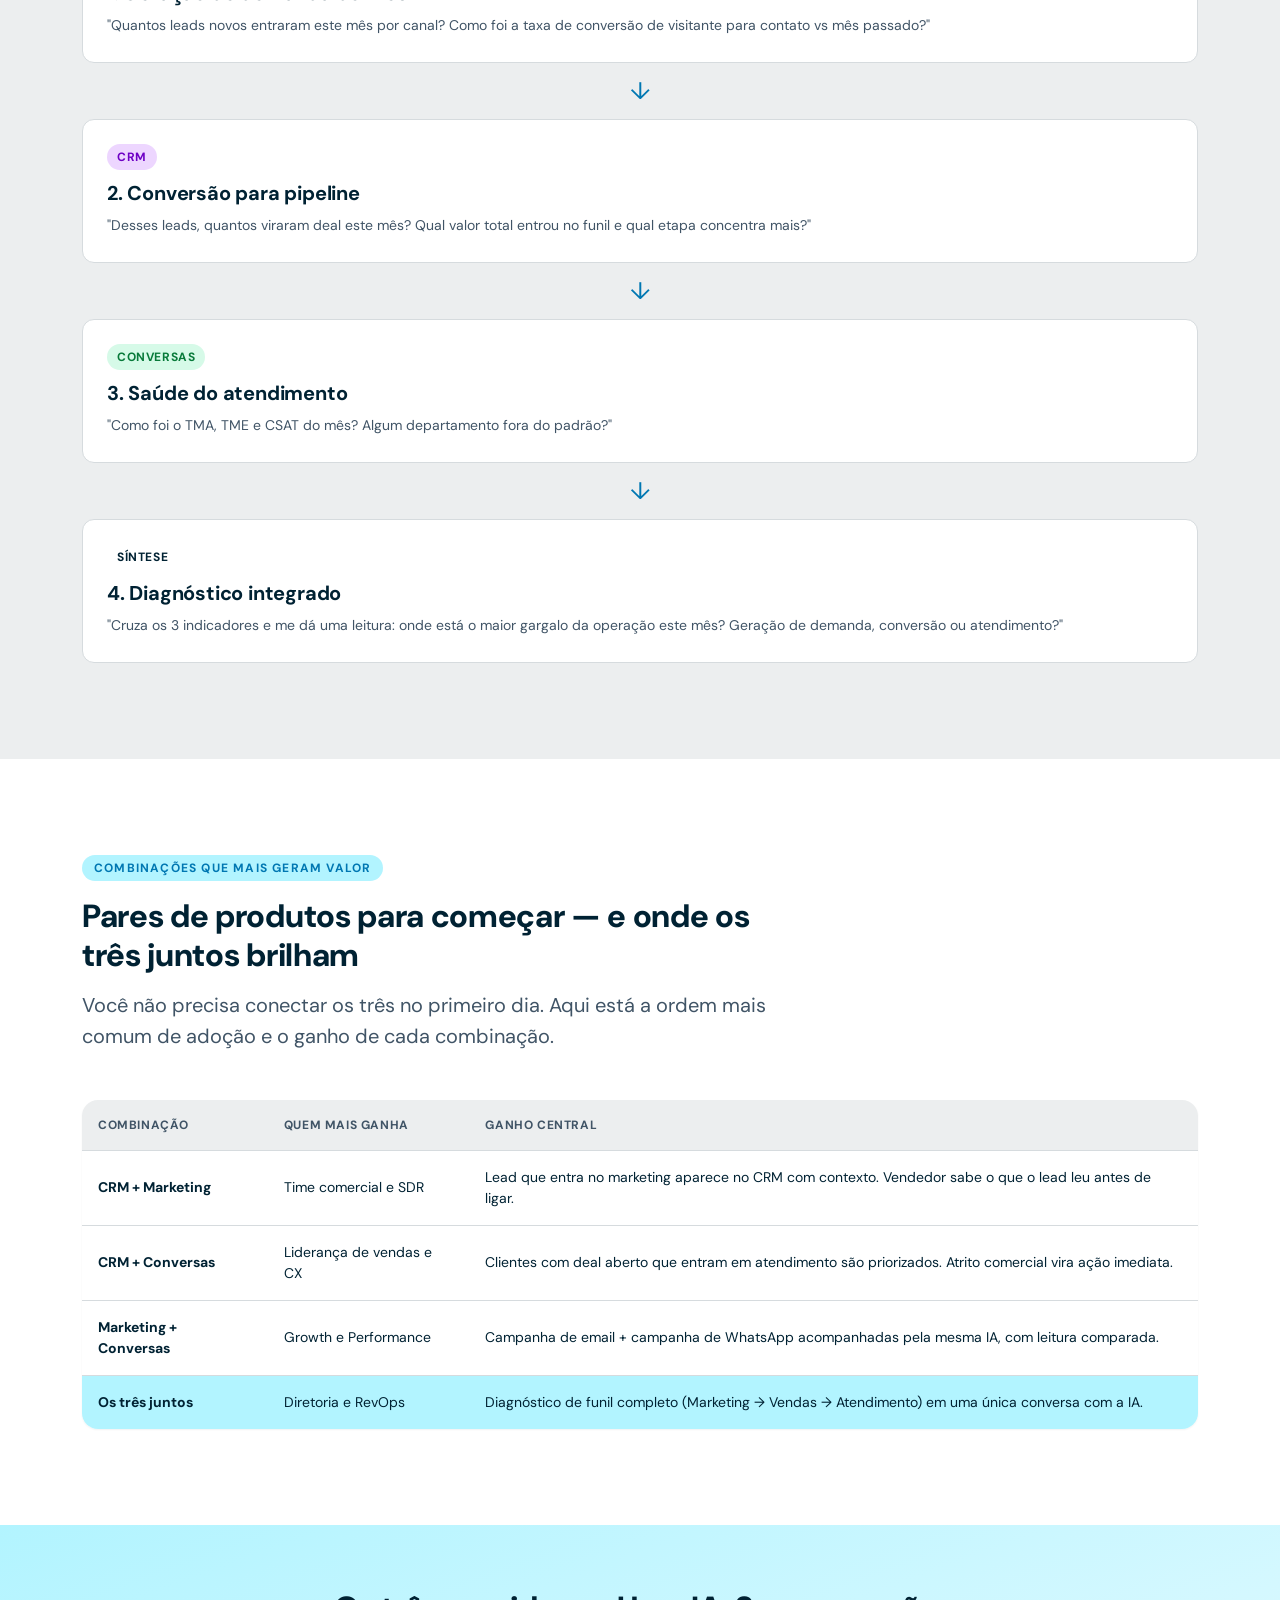
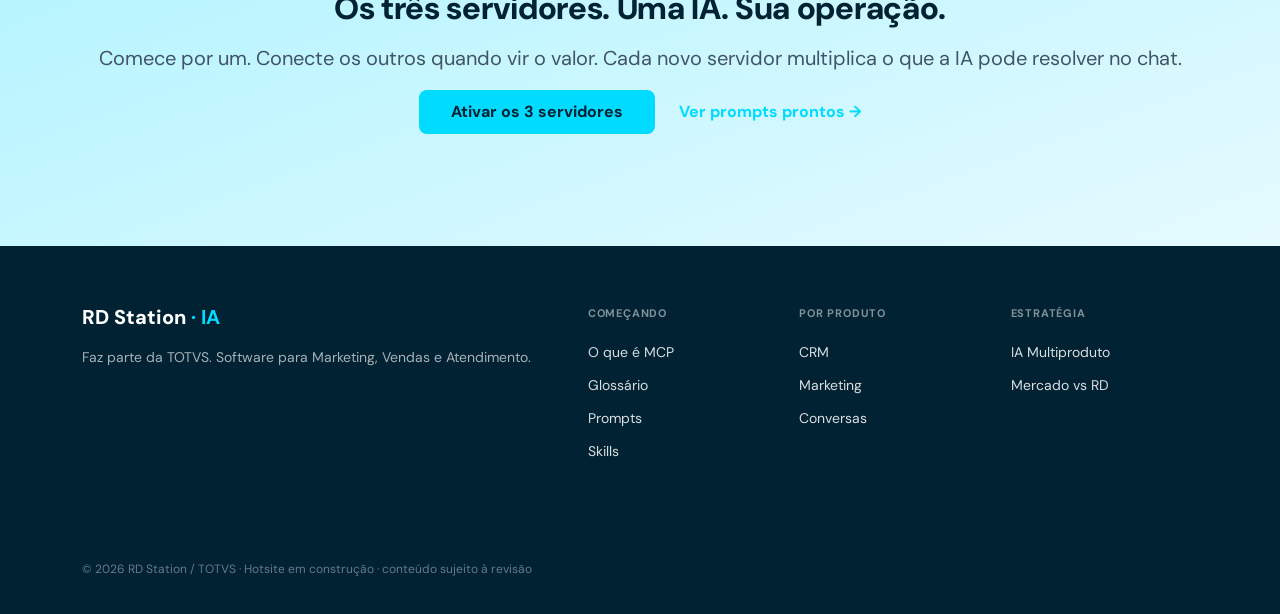
<file: mcp-multiproduto.html>
<!DOCTYPE html>
<html lang="pt-BR">
<head>
  <meta charset="UTF-8" />
  <meta name="viewport" content="width=device-width, initial-scale=1.0" />
  <meta name="theme-color" content="#002233" />

  <title>IA Multiproduto: o MCP em cadeia · RD Station</title>
  <meta name="description" content="Quando a sua IA fala com os três servidores MCP da RD ao mesmo tempo: Marketing, CRM e Conversas operando juntos em fluxos completos, sem exportação manual." />

  <link rel="preconnect" href="https://fonts.googleapis.com" />
  <link rel="preconnect" href="https://fonts.gstatic.com" crossorigin />
  <link href="https://fonts.googleapis.com/css2?family=DM+Sans:wght@400;500;700;800&display=swap" rel="stylesheet" />

  <link rel="stylesheet" href="_styles.css" />
</head>
<body>

  <header class="site-header">
    <div class="container header-inner">
      <a href="index.html" class="logo">RD Station <span class="logo-tag">· IA</span></a>
      <nav class="nav">
        <a href="o-que-e-mcp.html" class="nav-link">O que é MCP</a>
        <a href="prompts-mcp.html" class="nav-link">Prompts</a>
        <a href="skills-mcp.html" class="nav-link">Skills</a>
        <a href="glossario.html" class="nav-link">Glossário</a>
        <a href="https://mcp.rdstationmentor.com" target="_blank" rel="noopener" class="btn btn-primary btn-sm">Conectar agora</a>
      </nav>
    </div>
  </header>

  <nav class="page-nav">
    <div class="container">
      <a href="index.html">Início</a>
      <span class="page-nav-sep">›</span>
      <span>IA Multiproduto</span>
    </div>
  </nav>

  <section class="hero">
    <div class="container">
      <span class="badge badge-primary">O diferencial RD Station</span>
      <h1>Sua IA não fala com <em>um</em> produto. Ela orquestra os <em>três</em>.</h1>
      <p class="lead">CRM, Marketing e Conversas conectados ao mesmo agente. Lead capturado vira deal no CRM, atendido pelo Conversas, reativado pelo Marketing — em uma sequência orquestrada pela mesma IA.</p>
      <div class="hero-cta">
        <a href="#fluxos" class="btn btn-primary">Ver fluxos completos</a>
        <a href="#por-que" class="btn-link">Por que isso é diferente →</a>
      </div>
      <div class="hero-stats">
        <div class="hero-stat"><strong>3</strong><span>servidores ativos juntos</span></div>
        <div class="hero-stat"><strong>94</strong><span>ferramentas no total</span></div>
        <div class="hero-stat"><strong>1</strong><span>IA orquestrando</span></div>
        <div class="hero-stat"><strong>0</strong><span>exportação manual</span></div>
      </div>
    </div>
  </section>

  <!-- Por que isso é diferente -->
  <section id="por-que" class="section">
    <div class="container">
      <div class="section-header">
        <span class="eyebrow">Por que isso muda o jogo</span>
        <h2>O maior problema das operações de Marketing e Vendas não é falta de dado — é dado fragmentado</h2>
        <p class="lead-secondary">A maioria das integrações de IA do mercado conecta um produto por vez. O resultado: a IA enxerga só metade da operação. Quando você conecta os três servidores da RD ao mesmo agente, a IA vê tudo — e age em sequência.</p>
      </div>

      <div class="grid-2">
        <article class="card">
          <span class="card-tag">Padrão do mercado</span>
          <h3>IA conectada a um produto só</h3>
          <p>A IA responde sobre o CRM, mas não sabe da campanha que originou o lead. Ou responde sobre marketing, mas não enxerga a negociação aberta. Decisões com metade do contexto.</p>
        </article>
        <article class="card" style="border-top:3px solid var(--primary-text);">
          <span class="card-tag tag-highlight">RD Station</span>
          <h3>Uma IA, três servidores, uma operação</h3>
          <p>A IA vê o lead entrar pelo Marketing, acompanha virar deal no CRM, monitora o atendimento no Conversas e propõe a reativação certa quando o cliente esfria. Visão única.</p>
        </article>
      </div>
    </div>
  </section>

  <!-- Fluxos completos -->
  <section id="fluxos" class="section section--alt">
    <div class="container">
      <div class="section-header">
        <span class="eyebrow">Fluxos em cadeia</span>
        <h2>Quatro fluxos que só rodam com os 3 servidores conectados</h2>
        <p class="lead-secondary">Cada fluxo é uma sequência real de prompts que sua IA executa atravessando Marketing, CRM e Conversas. Cole na sua IA e adapte para a sua operação.</p>
      </div>

      <!-- Fluxo 1 -->
      <h3 class="group-title">Fluxo 1 — Lead novo vira deal qualificado</h3>
      <p>Da captura do lead até a criação da negociação com contexto completo. Marketing detecta, CRM recebe.</p>

      <div class="flow mt-6">
        <div class="flow-step">
          <span class="flow-tag tag-marketing">Marketing</span>
          <h4>1. Identificar o lead novo</h4>
          <p>"Lista os leads que entraram na última semana via formulário 'Demo Trial Pro' e ainda não foram contatados pelo comercial."</p>
        </div>
        <div class="flow-arrow">↓</div>
        <div class="flow-step">
          <span class="flow-tag tag-marketing">Marketing</span>
          <h4>2. Avaliar a temperatura</h4>
          <p>"Para cada um desses leads, mostra o estágio atual no funil de marketing e quais materiais ricos ele baixou."</p>
        </div>
        <div class="flow-arrow">↓</div>
        <div class="flow-step">
          <span class="flow-tag tag-crm">CRM</span>
          <h4>3. Criar a negociação com contexto</h4>
          <p>"Cria uma negociação no CRM para a Maria Silva (Empresa X), etapa Prospecção, e adiciona uma nota com os materiais que ela baixou e a origem da campanha."</p>
        </div>
        <div class="flow-arrow">↓</div>
        <div class="flow-step">
          <span class="flow-tag tag-crm">CRM</span>
          <h4>4. Atribuir tarefa de follow-up</h4>
          <p>"Cria uma tarefa de ligação para amanhã às 10h, atribuída ao João, com assunto 'Primeira call — Trial Pro'."</p>
        </div>
      </div>

      <!-- Fluxo 2 -->
      <h3 class="group-title mt-8">Fluxo 2 — Cliente VIP com problema crítico no atendimento</h3>
      <p>Atendimento aciona alerta, IA cruza com CRM e marketing, gestor é notificado com contexto comercial.</p>

      <div class="flow mt-6">
        <div class="flow-step">
          <span class="flow-tag tag-conversas">Conversas</span>
          <h4>1. Detectar fila com problema</h4>
          <p>"Mostra os clientes que estão na fila há mais de 20 minutos agora, com nome e email."</p>
        </div>
        <div class="flow-arrow">↓</div>
        <div class="flow-step">
          <span class="flow-tag tag-crm">CRM</span>
          <h4>2. Cruzar com a base do CRM</h4>
          <p>"Para cada email da lista, busca no CRM se tem deal em aberto. Se tiver, mostra valor e etapa."</p>
        </div>
        <div class="flow-arrow">↓</div>
        <div class="flow-step">
          <span class="flow-tag tag-conversas">Conversas + CRM</span>
          <h4>3. Priorizar atendimento</h4>
          <p>"Identifica os clientes com deal acima de R$ 50k e me passa primeiro. Vou alertar a liderança para escalar o atendimento."</p>
        </div>
        <div class="flow-arrow">↓</div>
        <div class="flow-step">
          <span class="flow-tag tag-crm">CRM</span>
          <h4>4. Registrar a interação no deal</h4>
          <p>"Adiciona uma nota nos deals afetados explicando o ocorrido no atendimento e a ação tomada."</p>
        </div>
      </div>

      <!-- Fluxo 3 -->
      <h3 class="group-title mt-8">Fluxo 3 — Reativação de base inativa orquestrada</h3>
      <p>CRM identifica clientes em risco, Marketing prepara fluxo de reativação, Conversas notifica via WhatsApp.</p>

      <div class="flow mt-6">
        <div class="flow-step">
          <span class="flow-tag tag-crm">CRM</span>
          <h4>1. Identificar clientes em risco</h4>
          <p>"Lista clientes com deal ganho nos últimos 12 meses, sem atividade no CRM há mais de 90 dias, ticket médio acima de R$ 5k."</p>
        </div>
        <div class="flow-arrow">↓</div>
        <div class="flow-step">
          <span class="flow-tag tag-marketing">Marketing</span>
          <h4>2. Inscrever em fluxo de reativação</h4>
          <p>"Inscreve todos esses contatos no fluxo 'Reativação VIP' do Marketing. Confirma quando estiverem todos enrolados."</p>
        </div>
        <div class="flow-arrow">↓</div>
        <div class="flow-step">
          <span class="flow-tag tag-conversas">Conversas</span>
          <h4>3. Disparar campanha de WhatsApp</h4>
          <p>"Prepara o report da campanha de WhatsApp 'Reativação VIP Maio' para acompanhamento. Mostra os links com melhor CTR quando o disparo começar."</p>
        </div>
        <div class="flow-arrow">↓</div>
        <div class="flow-step">
          <span class="flow-tag tag-crm">CRM</span>
          <h4>4. Registrar a ação para o time</h4>
          <p>"Cria uma nota nos deals associados, registrando que entraram no fluxo de reativação. Avisa o farmer responsável."</p>
        </div>
      </div>

      <!-- Fluxo 4 -->
      <h3 class="group-title mt-8">Fluxo 4 — Diagnóstico cross-produto do mês</h3>
      <p>Reunião de S&OPS começa com pergunta única na IA. Resposta cruza marketing → vendas → atendimento.</p>

      <div class="flow mt-6">
        <div class="flow-step">
          <span class="flow-tag tag-marketing">Marketing</span>
          <h4>1. Geração de demanda do mês</h4>
          <p>"Quantos leads novos entraram este mês por canal? Como foi a taxa de conversão de visitante para contato vs mês passado?"</p>
        </div>
        <div class="flow-arrow">↓</div>
        <div class="flow-step">
          <span class="flow-tag tag-crm">CRM</span>
          <h4>2. Conversão para pipeline</h4>
          <p>"Desses leads, quantos viraram deal este mês? Qual valor total entrou no funil e qual etapa concentra mais?"</p>
        </div>
        <div class="flow-arrow">↓</div>
        <div class="flow-step">
          <span class="flow-tag tag-conversas">Conversas</span>
          <h4>3. Saúde do atendimento</h4>
          <p>"Como foi o TMA, TME e CSAT do mês? Algum departamento fora do padrão?"</p>
        </div>
        <div class="flow-arrow">↓</div>
        <div class="flow-step">
          <span class="flow-tag">Síntese</span>
          <h4>4. Diagnóstico integrado</h4>
          <p>"Cruza os 3 indicadores e me dá uma leitura: onde está o maior gargalo da operação este mês? Geração de demanda, conversão ou atendimento?"</p>
        </div>
      </div>
    </div>
  </section>

  <!-- Combinações populares -->
  <section class="section">
    <div class="container">
      <div class="section-header">
        <span class="eyebrow">Combinações que mais geram valor</span>
        <h2>Pares de produtos para começar — e onde os três juntos brilham</h2>
        <p class="lead-secondary">Você não precisa conectar os três no primeiro dia. Aqui está a ordem mais comum de adoção e o ganho de cada combinação.</p>
      </div>

      <table class="table">
        <thead>
          <tr>
            <th>Combinação</th>
            <th>Quem mais ganha</th>
            <th>Ganho central</th>
          </tr>
        </thead>
        <tbody>
          <tr>
            <td><strong>CRM + Marketing</strong></td>
            <td>Time comercial e SDR</td>
            <td>Lead que entra no marketing aparece no CRM com contexto. Vendedor sabe o que o lead leu antes de ligar.</td>
          </tr>
          <tr>
            <td><strong>CRM + Conversas</strong></td>
            <td>Liderança de vendas e CX</td>
            <td>Clientes com deal aberto que entram em atendimento são priorizados. Atrito comercial vira ação imediata.</td>
          </tr>
          <tr>
            <td><strong>Marketing + Conversas</strong></td>
            <td>Growth e Performance</td>
            <td>Campanha de email + campanha de WhatsApp acompanhadas pela mesma IA, com leitura comparada.</td>
          </tr>
          <tr style="background:var(--primary-surface-low-emphasis);">
            <td><strong>Os três juntos</strong></td>
            <td>Diretoria e RevOps</td>
            <td>Diagnóstico de funil completo (Marketing → Vendas → Atendimento) em uma única conversa com a IA.</td>
          </tr>
        </tbody>
      </table>
    </div>
  </section>

  <!-- CTA -->
  <section class="section section--cta">
    <div class="container">
      <h2>Os três servidores. Uma IA. Sua operação.</h2>
      <p class="lead-secondary">Comece por um. Conecte os outros quando vir o valor. Cada novo servidor multiplica o que a IA pode resolver no chat.</p>
      <div class="hero-cta center-cta">
        <a href="https://mcp.rdstationmentor.com" target="_blank" rel="noopener" class="btn btn-primary">Ativar os 3 servidores</a>
        <a href="skills-mcp.html" class="btn-link">Ver prompts prontos →</a>
      </div>
    </div>
  </section>

  <footer class="site-footer">
    <div class="container footer-inner">
      <div>
        <span class="logo">RD Station <span class="logo-tag">· IA</span></span>
        <p>Faz parte da TOTVS. Software para Marketing, Vendas e Atendimento.</p>
      </div>
      <div class="footer-cols">
        <div>
          <h4>Começando</h4>
          <a href="o-que-e-mcp.html">O que é MCP</a>
          <a href="glossario.html">Glossário</a>
          <a href="prompts-mcp.html">Prompts</a>
          <a href="skills-mcp.html">Skills</a>
        </div>
        <div>
          <h4>Por produto</h4>
          <a href="mcp-crm.html">CRM</a>
          <a href="mcp-marketing.html">Marketing</a>
          <a href="mcp-conversas.html">Conversas</a>
        </div>
        <div>
          <h4>Estratégia</h4>
          <a href="mcp-multiproduto.html">IA Multiproduto</a>
          <a href="ia-mercado-vs-rd.html">Mercado vs RD</a>
        </div>
      </div>
      <p class="text-muted">&copy; 2026 RD Station / TOTVS · Hotsite em construção · conteúdo sujeito à revisão</p>
    </div>
  </footer>

</body>
</html>
</file>
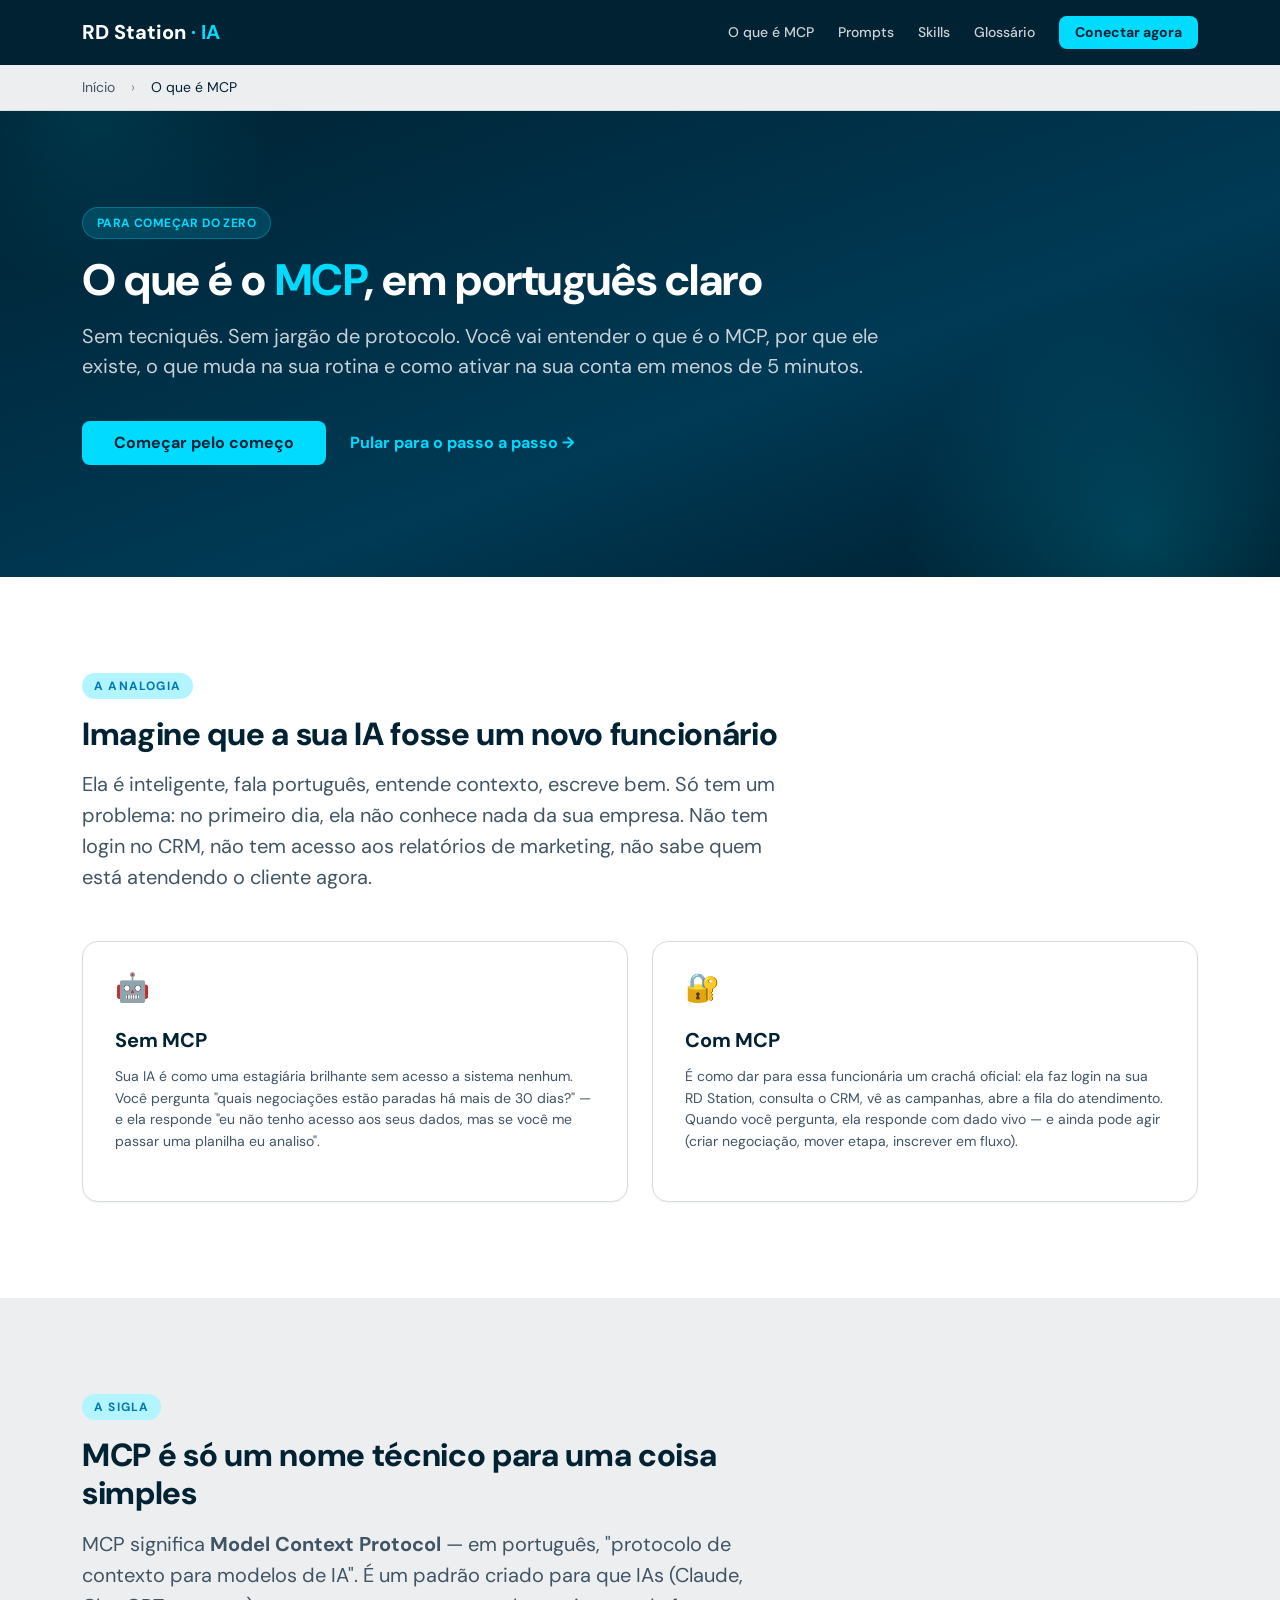
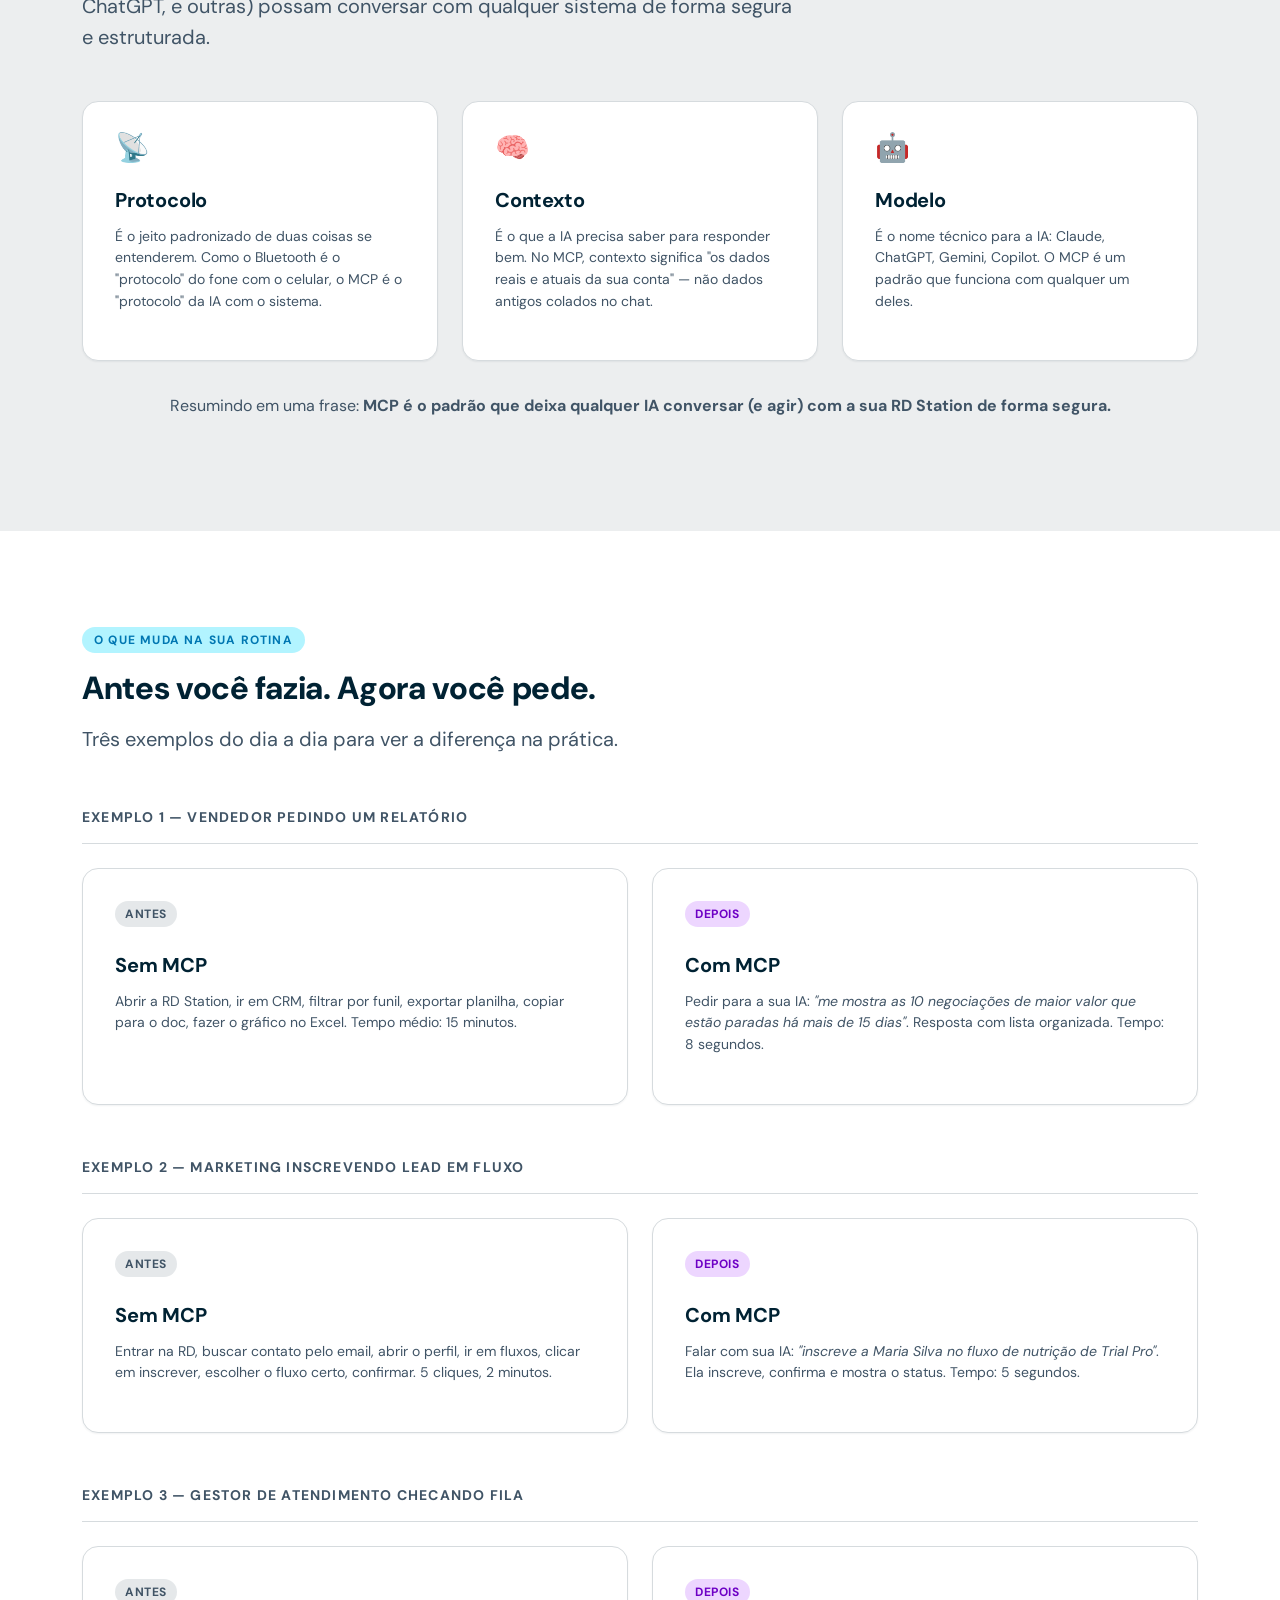
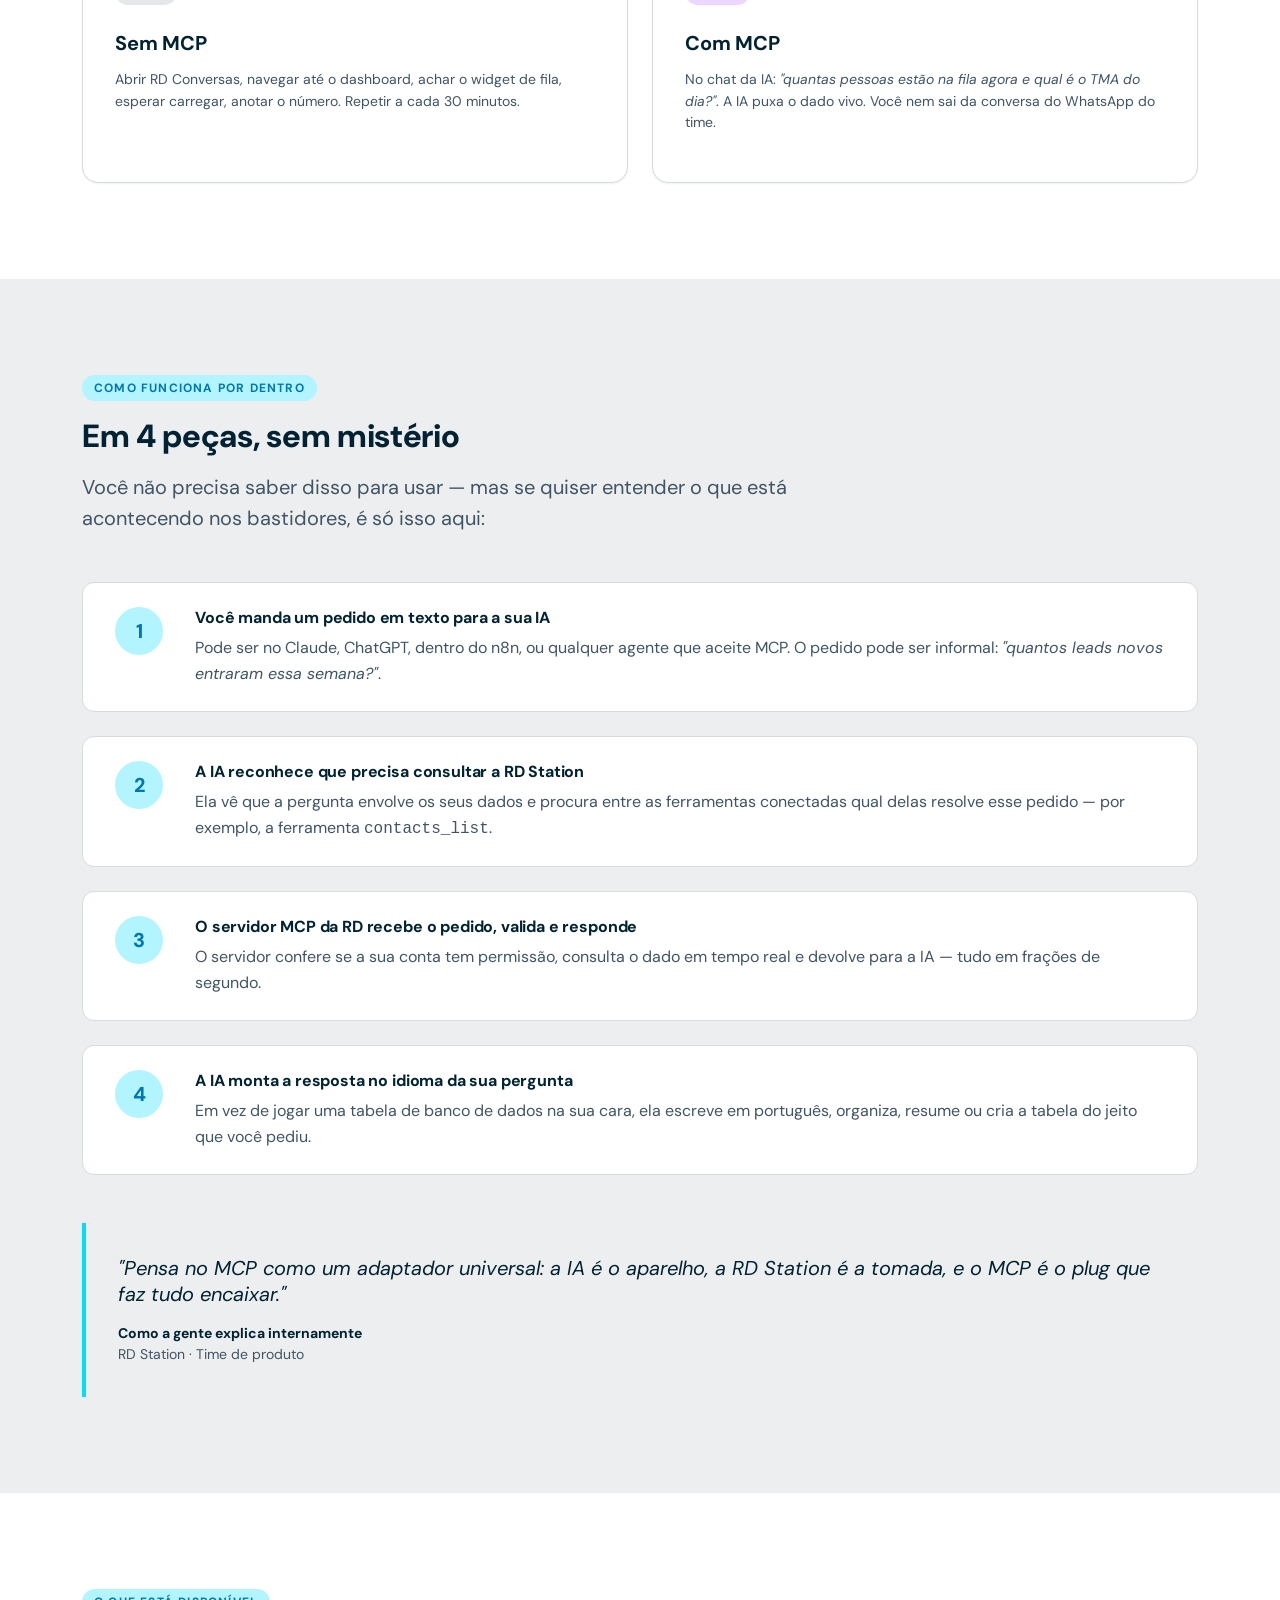
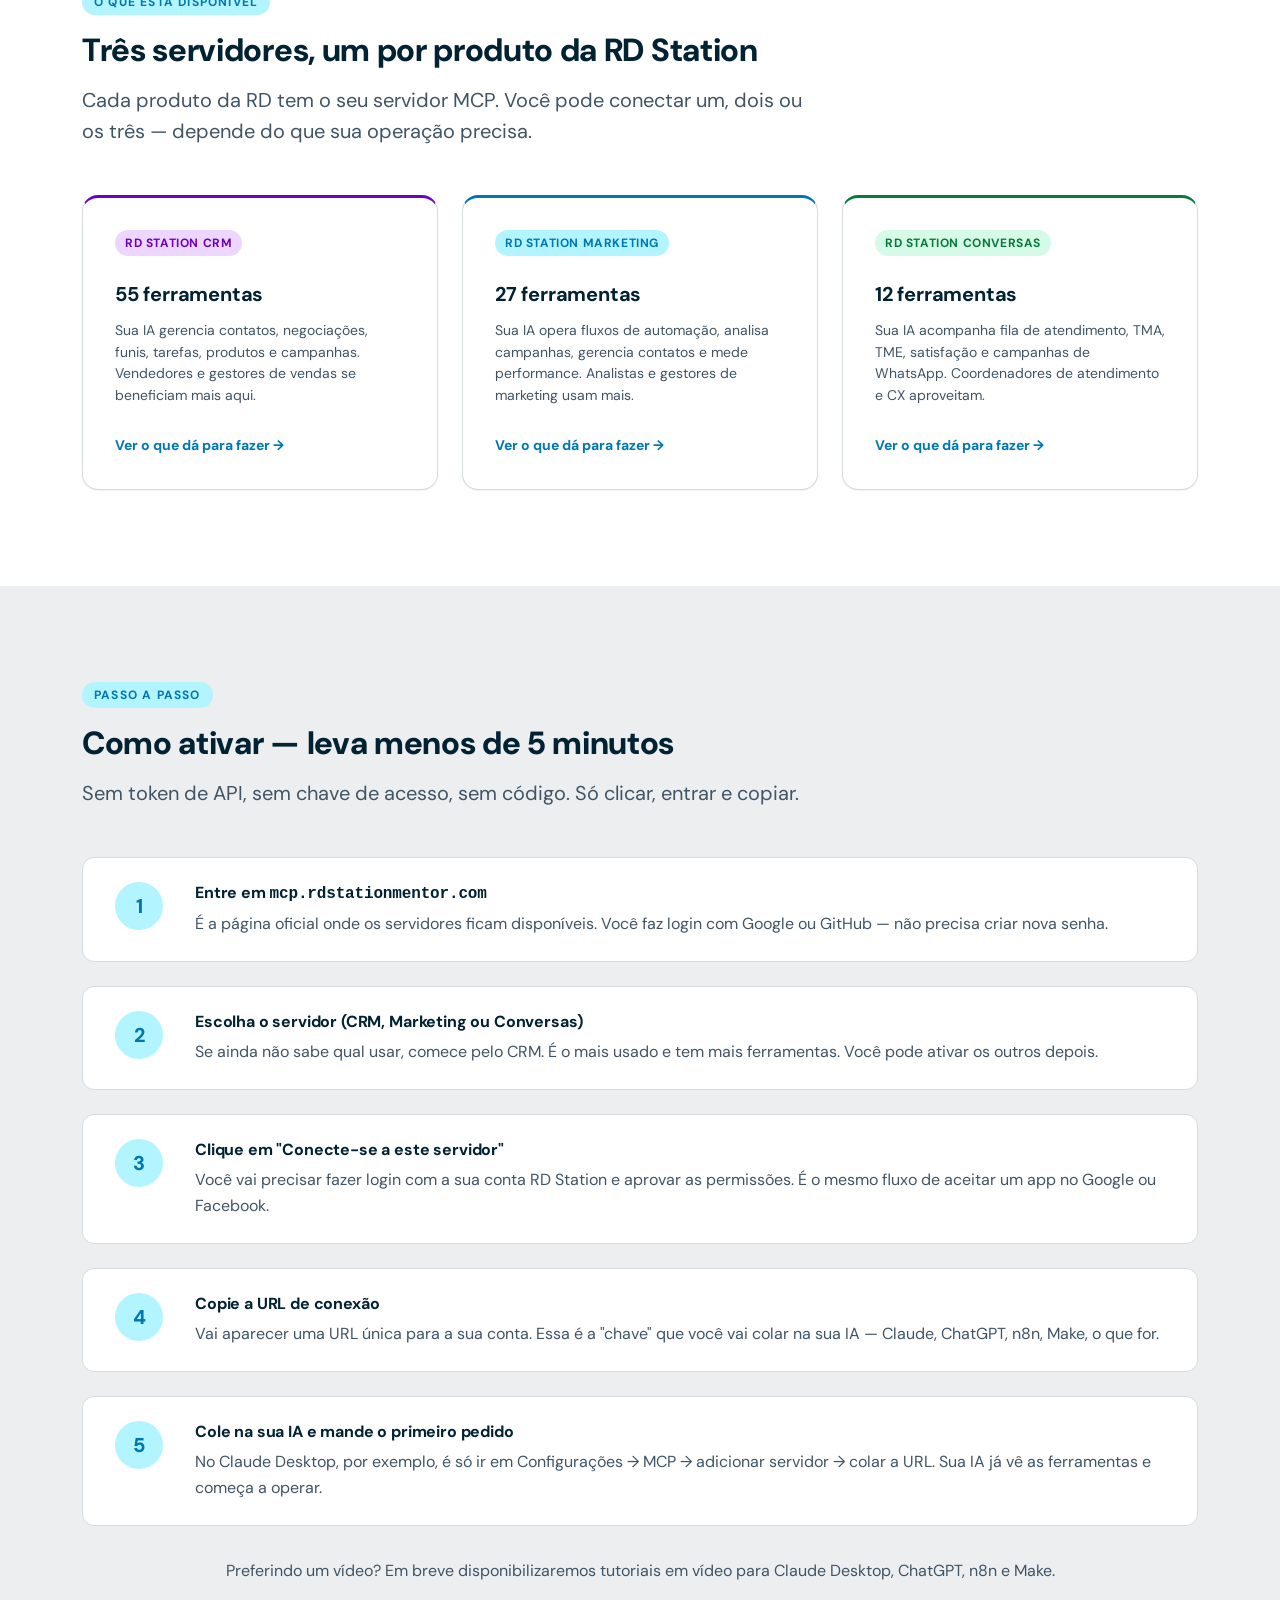
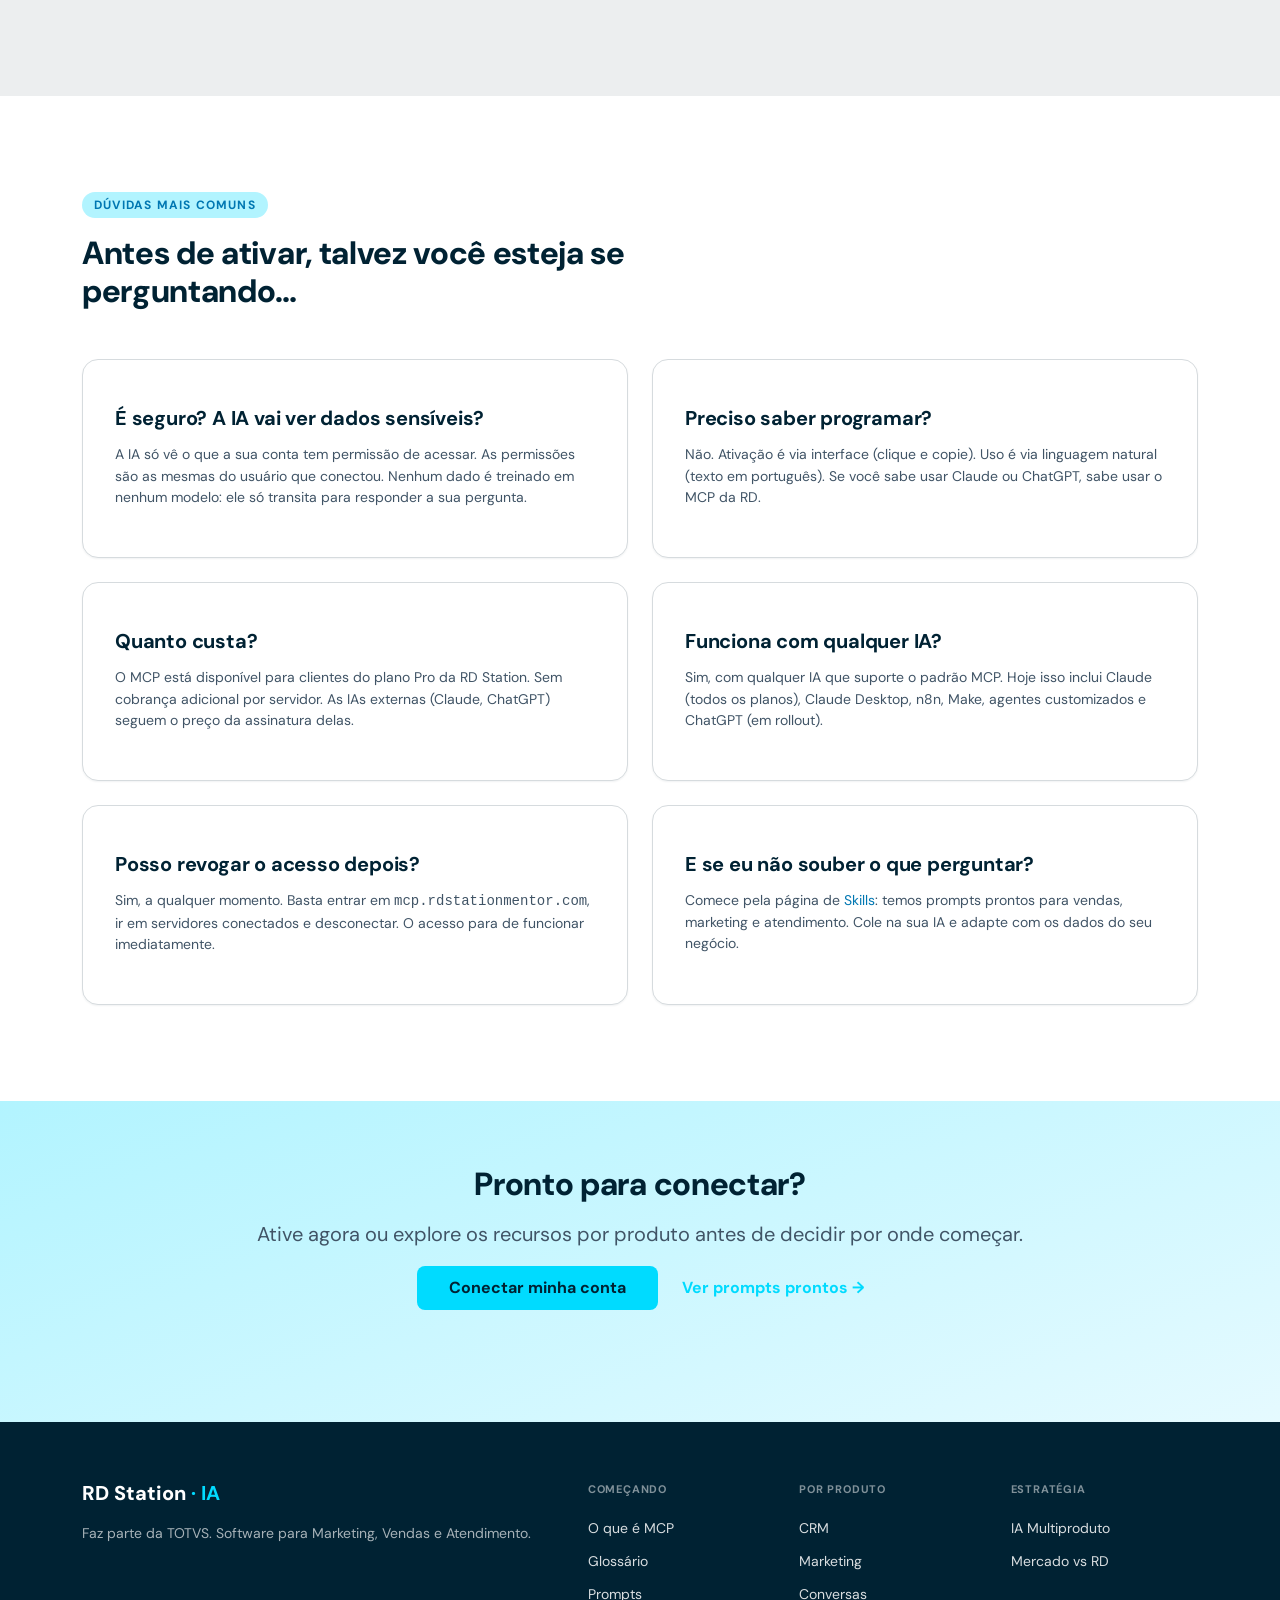
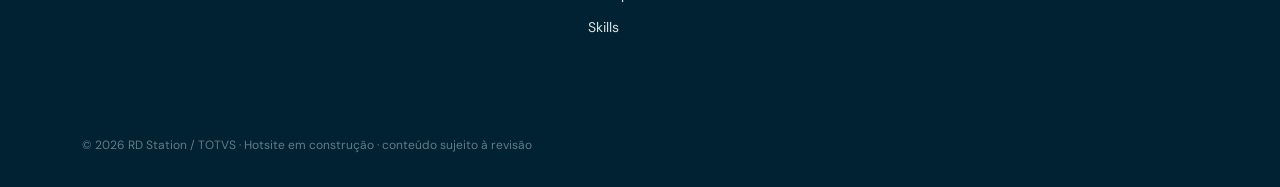
<file: o-que-e-mcp.html>
<!DOCTYPE html>
<html lang="pt-BR">
<head>
  <meta charset="UTF-8" />
  <meta name="viewport" content="width=device-width, initial-scale=1.0" />
  <meta name="theme-color" content="#002233" />

  <title>O que é o MCP — explicado de forma simples · RD Station</title>
  <meta name="description" content="MCP em português claro, sem tecniquês. Entenda o que é, para que serve, como funciona e como conectar à sua conta RD Station em 5 minutos." />

  <link rel="preconnect" href="https://fonts.googleapis.com" />
  <link rel="preconnect" href="https://fonts.gstatic.com" crossorigin />
  <link href="https://fonts.googleapis.com/css2?family=DM+Sans:wght@400;500;700;800&display=swap" rel="stylesheet" />

  <link rel="stylesheet" href="_styles.css" />
</head>
<body>

  <header class="site-header">
    <div class="container header-inner">
      <a href="index.html" class="logo">RD Station <span class="logo-tag">· IA</span></a>
      <nav class="nav">
        <a href="o-que-e-mcp.html" class="nav-link">O que é MCP</a>
        <a href="prompts-mcp.html" class="nav-link">Prompts</a>
        <a href="skills-mcp.html" class="nav-link">Skills</a>
        <a href="glossario.html" class="nav-link">Glossário</a>
        <a href="#ativar" class="btn btn-primary btn-sm">Conectar agora</a>
      </nav>
    </div>
  </header>

  <nav class="page-nav">
    <div class="container">
      <a href="index.html">Início</a>
      <span class="page-nav-sep">›</span>
      <span>O que é MCP</span>
    </div>
  </nav>

  <!-- Hero -->
  <section class="hero">
    <div class="container">
      <span class="badge badge-primary">Para começar do zero</span>
      <h1>O que é o <em>MCP</em>, em português claro</h1>
      <p class="lead">Sem tecniquês. Sem jargão de protocolo. Você vai entender o que é o MCP, por que ele existe, o que muda na sua rotina e como ativar na sua conta em menos de 5 minutos.</p>
      <div class="hero-cta">
        <a href="#analogia" class="btn btn-primary">Começar pelo começo</a>
        <a href="#ativar" class="btn-link">Pular para o passo a passo →</a>
      </div>
    </div>
  </section>

  <!-- A pergunta -->
  <section id="analogia" class="section">
    <div class="container">
      <div class="section-header">
        <span class="eyebrow">A analogia</span>
        <h2>Imagine que a sua IA fosse um novo funcionário</h2>
        <p class="lead-secondary">Ela é inteligente, fala português, entende contexto, escreve bem. Só tem um problema: no primeiro dia, ela não conhece nada da sua empresa. Não tem login no CRM, não tem acesso aos relatórios de marketing, não sabe quem está atendendo o cliente agora.</p>
      </div>

      <div class="grid-2 mt-6">
        <article class="card">
          <span class="card-icon">🤖</span>
          <h3>Sem MCP</h3>
          <p>Sua IA é como uma estagiária brilhante sem acesso a sistema nenhum. Você pergunta "quais negociações estão paradas há mais de 30 dias?" — e ela responde "eu não tenho acesso aos seus dados, mas se você me passar uma planilha eu analiso".</p>
        </article>
        <article class="card">
          <span class="card-icon">🔐</span>
          <h3>Com MCP</h3>
          <p>É como dar para essa funcionária um crachá oficial: ela faz login na sua RD Station, consulta o CRM, vê as campanhas, abre a fila do atendimento. Quando você pergunta, ela responde com dado vivo — e ainda pode agir (criar negociação, mover etapa, inscrever em fluxo).</p>
        </article>
      </div>
    </div>
  </section>

  <!-- A sigla -->
  <section class="section section--alt">
    <div class="container">
      <div class="section-header">
        <span class="eyebrow">A sigla</span>
        <h2>MCP é só um nome técnico para uma coisa simples</h2>
        <p class="lead-secondary">MCP significa <strong>Model Context Protocol</strong> — em português, "protocolo de contexto para modelos de IA". É um padrão criado para que IAs (Claude, ChatGPT, e outras) possam conversar com qualquer sistema de forma segura e estruturada.</p>
      </div>

      <div class="grid-3">
        <article class="card">
          <span class="card-icon">📡</span>
          <h3>Protocolo</h3>
          <p>É o jeito padronizado de duas coisas se entenderem. Como o Bluetooth é o "protocolo" do fone com o celular, o MCP é o "protocolo" da IA com o sistema.</p>
        </article>
        <article class="card">
          <span class="card-icon">🧠</span>
          <h3>Contexto</h3>
          <p>É o que a IA precisa saber para responder bem. No MCP, contexto significa "os dados reais e atuais da sua conta" — não dados antigos colados no chat.</p>
        </article>
        <article class="card">
          <span class="card-icon">🤖</span>
          <h3>Modelo</h3>
          <p>É o nome técnico para a IA: Claude, ChatGPT, Gemini, Copilot. O MCP é um padrão que funciona com qualquer um deles.</p>
        </article>
      </div>

      <p class="mt-6 text-muted text-center">Resumindo em uma frase: <strong>MCP é o padrão que deixa qualquer IA conversar (e agir) com a sua RD Station de forma segura.</strong></p>
    </div>
  </section>

  <!-- O que muda -->
  <section class="section">
    <div class="container">
      <div class="section-header">
        <span class="eyebrow">O que muda na sua rotina</span>
        <h2>Antes você fazia. Agora você pede.</h2>
        <p class="lead-secondary">Três exemplos do dia a dia para ver a diferença na prática.</p>
      </div>

      <h3 class="group-title">Exemplo 1 — Vendedor pedindo um relatório</h3>
      <div class="grid-2">
        <article class="card">
          <span class="card-tag">Antes</span>
          <h3>Sem MCP</h3>
          <p>Abrir a RD Station, ir em CRM, filtrar por funil, exportar planilha, copiar para o doc, fazer o gráfico no Excel. Tempo médio: 15 minutos.</p>
        </article>
        <article class="card">
          <span class="card-tag tag-highlight">Depois</span>
          <h3>Com MCP</h3>
          <p>Pedir para a sua IA: <em>"me mostra as 10 negociações de maior valor que estão paradas há mais de 15 dias"</em>. Resposta com lista organizada. Tempo: 8 segundos.</p>
        </article>
      </div>

      <h3 class="group-title mt-8">Exemplo 2 — Marketing inscrevendo lead em fluxo</h3>
      <div class="grid-2">
        <article class="card">
          <span class="card-tag">Antes</span>
          <h3>Sem MCP</h3>
          <p>Entrar na RD, buscar contato pelo email, abrir o perfil, ir em fluxos, clicar em inscrever, escolher o fluxo certo, confirmar. 5 cliques, 2 minutos.</p>
        </article>
        <article class="card">
          <span class="card-tag tag-highlight">Depois</span>
          <h3>Com MCP</h3>
          <p>Falar com sua IA: <em>"inscreve a Maria Silva no fluxo de nutrição de Trial Pro"</em>. Ela inscreve, confirma e mostra o status. Tempo: 5 segundos.</p>
        </article>
      </div>

      <h3 class="group-title mt-8">Exemplo 3 — Gestor de atendimento checando fila</h3>
      <div class="grid-2">
        <article class="card">
          <span class="card-tag">Antes</span>
          <h3>Sem MCP</h3>
          <p>Abrir RD Conversas, navegar até o dashboard, achar o widget de fila, esperar carregar, anotar o número. Repetir a cada 30 minutos.</p>
        </article>
        <article class="card">
          <span class="card-tag tag-highlight">Depois</span>
          <h3>Com MCP</h3>
          <p>No chat da IA: <em>"quantas pessoas estão na fila agora e qual é o TMA do dia?"</em>. A IA puxa o dado vivo. Você nem sai da conversa do WhatsApp do time.</p>
        </article>
      </div>
    </div>
  </section>

  <!-- Como funciona -->
  <section class="section section--alt">
    <div class="container">
      <div class="section-header">
        <span class="eyebrow">Como funciona por dentro</span>
        <h2>Em 4 peças, sem mistério</h2>
        <p class="lead-secondary">Você não precisa saber disso para usar — mas se quiser entender o que está acontecendo nos bastidores, é só isso aqui:</p>
      </div>

      <div class="steps">
        <div class="step">
          <div>
            <h4>Você manda um pedido em texto para a sua IA</h4>
            <p>Pode ser no Claude, ChatGPT, dentro do n8n, ou qualquer agente que aceite MCP. O pedido pode ser informal: <em>"quantos leads novos entraram essa semana?"</em>.</p>
          </div>
        </div>
        <div class="step">
          <div>
            <h4>A IA reconhece que precisa consultar a RD Station</h4>
            <p>Ela vê que a pergunta envolve os seus dados e procura entre as ferramentas conectadas qual delas resolve esse pedido — por exemplo, a ferramenta <code>contacts_list</code>.</p>
          </div>
        </div>
        <div class="step">
          <div>
            <h4>O servidor MCP da RD recebe o pedido, valida e responde</h4>
            <p>O servidor confere se a sua conta tem permissão, consulta o dado em tempo real e devolve para a IA — tudo em frações de segundo.</p>
          </div>
        </div>
        <div class="step">
          <div>
            <h4>A IA monta a resposta no idioma da sua pergunta</h4>
            <p>Em vez de jogar uma tabela de banco de dados na sua cara, ela escreve em português, organiza, resume ou cria a tabela do jeito que você pediu.</p>
          </div>
        </div>
      </div>

      <div class="quote mt-8">
        <p>"Pensa no MCP como um adaptador universal: a IA é o aparelho, a RD Station é a tomada, e o MCP é o plug que faz tudo encaixar."</p>
        <footer>
          <strong>Como a gente explica internamente</strong>
          <span>RD Station · Time de produto</span>
        </footer>
      </div>
    </div>
  </section>

  <!-- Os 3 servidores -->
  <section class="section">
    <div class="container">
      <div class="section-header">
        <span class="eyebrow">O que está disponível</span>
        <h2>Três servidores, um por produto da RD Station</h2>
        <p class="lead-secondary">Cada produto da RD tem o seu servidor MCP. Você pode conectar um, dois ou os três — depende do que sua operação precisa.</p>
      </div>

      <div class="grid-3">
        <article class="card card-product">
          <span class="card-tag tag-crm">RD Station CRM</span>
          <h3>55 ferramentas</h3>
          <p>Sua IA gerencia contatos, negociações, funis, tarefas, produtos e campanhas. Vendedores e gestores de vendas se beneficiam mais aqui.</p>
          <a href="mcp-crm.html" class="card-cta">Ver o que dá para fazer →</a>
        </article>
        <article class="card card-product">
          <span class="card-tag tag-marketing">RD Station Marketing</span>
          <h3>27 ferramentas</h3>
          <p>Sua IA opera fluxos de automação, analisa campanhas, gerencia contatos e mede performance. Analistas e gestores de marketing usam mais.</p>
          <a href="mcp-marketing.html" class="card-cta">Ver o que dá para fazer →</a>
        </article>
        <article class="card card-product">
          <span class="card-tag tag-conversas">RD Station Conversas</span>
          <h3>12 ferramentas</h3>
          <p>Sua IA acompanha fila de atendimento, TMA, TME, satisfação e campanhas de WhatsApp. Coordenadores de atendimento e CX aproveitam.</p>
          <a href="mcp-conversas.html" class="card-cta">Ver o que dá para fazer →</a>
        </article>
      </div>
    </div>
  </section>

  <!-- Passo a passo de ativação -->
  <section id="ativar" class="section section--alt">
    <div class="container">
      <div class="section-header">
        <span class="eyebrow">Passo a passo</span>
        <h2>Como ativar — leva menos de 5 minutos</h2>
        <p class="lead-secondary">Sem token de API, sem chave de acesso, sem código. Só clicar, entrar e copiar.</p>
      </div>

      <div class="steps">
        <div class="step">
          <div>
            <h4>Entre em <code>mcp.rdstationmentor.com</code></h4>
            <p>É a página oficial onde os servidores ficam disponíveis. Você faz login com Google ou GitHub — não precisa criar nova senha.</p>
          </div>
        </div>
        <div class="step">
          <div>
            <h4>Escolha o servidor (CRM, Marketing ou Conversas)</h4>
            <p>Se ainda não sabe qual usar, comece pelo CRM. É o mais usado e tem mais ferramentas. Você pode ativar os outros depois.</p>
          </div>
        </div>
        <div class="step">
          <div>
            <h4>Clique em "Conecte-se a este servidor"</h4>
            <p>Você vai precisar fazer login com a sua conta RD Station e aprovar as permissões. É o mesmo fluxo de aceitar um app no Google ou Facebook.</p>
          </div>
        </div>
        <div class="step">
          <div>
            <h4>Copie a URL de conexão</h4>
            <p>Vai aparecer uma URL única para a sua conta. Essa é a "chave" que você vai colar na sua IA — Claude, ChatGPT, n8n, Make, o que for.</p>
          </div>
        </div>
        <div class="step">
          <div>
            <h4>Cole na sua IA e mande o primeiro pedido</h4>
            <p>No Claude Desktop, por exemplo, é só ir em Configurações → MCP → adicionar servidor → colar a URL. Sua IA já vê as ferramentas e começa a operar.</p>
          </div>
        </div>
      </div>

      <p class="mt-6 text-center text-muted">Preferindo um vídeo? Em breve disponibilizaremos tutoriais em vídeo para Claude Desktop, ChatGPT, n8n e Make.</p>
    </div>
  </section>

  <!-- Dúvidas comuns -->
  <section class="section">
    <div class="container">
      <div class="section-header">
        <span class="eyebrow">Dúvidas mais comuns</span>
        <h2>Antes de ativar, talvez você esteja se perguntando…</h2>
      </div>

      <div class="grid-2">
        <article class="card">
          <h3>É seguro? A IA vai ver dados sensíveis?</h3>
          <p>A IA só vê o que a sua conta tem permissão de acessar. As permissões são as mesmas do usuário que conectou. Nenhum dado é treinado em nenhum modelo: ele só transita para responder a sua pergunta.</p>
        </article>
        <article class="card">
          <h3>Preciso saber programar?</h3>
          <p>Não. Ativação é via interface (clique e copie). Uso é via linguagem natural (texto em português). Se você sabe usar Claude ou ChatGPT, sabe usar o MCP da RD.</p>
        </article>
        <article class="card">
          <h3>Quanto custa?</h3>
          <p>O MCP está disponível para clientes do plano Pro da RD Station. Sem cobrança adicional por servidor. As IAs externas (Claude, ChatGPT) seguem o preço da assinatura delas.</p>
        </article>
        <article class="card">
          <h3>Funciona com qualquer IA?</h3>
          <p>Sim, com qualquer IA que suporte o padrão MCP. Hoje isso inclui Claude (todos os planos), Claude Desktop, n8n, Make, agentes customizados e ChatGPT (em rollout).</p>
        </article>
        <article class="card">
          <h3>Posso revogar o acesso depois?</h3>
          <p>Sim, a qualquer momento. Basta entrar em <code>mcp.rdstationmentor.com</code>, ir em servidores conectados e desconectar. O acesso para de funcionar imediatamente.</p>
        </article>
        <article class="card">
          <h3>E se eu não souber o que perguntar?</h3>
          <p>Comece pela página de <a href="skills-mcp.html">Skills</a>: temos prompts prontos para vendas, marketing e atendimento. Cole na sua IA e adapte com os dados do seu negócio.</p>
        </article>
      </div>
    </div>
  </section>

  <!-- Próximos passos -->
  <section class="section section--cta">
    <div class="container">
      <h2>Pronto para conectar?</h2>
      <p class="lead-secondary">Ative agora ou explore os recursos por produto antes de decidir por onde começar.</p>
      <div class="hero-cta center-cta">
        <a href="https://mcp.rdstationmentor.com" target="_blank" rel="noopener" class="btn btn-primary">Conectar minha conta</a>
        <a href="skills-mcp.html" class="btn-link">Ver prompts prontos →</a>
      </div>
    </div>
  </section>

  <footer class="site-footer">
    <div class="container footer-inner">
      <div>
        <span class="logo">RD Station <span class="logo-tag">· IA</span></span>
        <p>Faz parte da TOTVS. Software para Marketing, Vendas e Atendimento.</p>
      </div>
      <div class="footer-cols">
        <div>
          <h4>Começando</h4>
          <a href="o-que-e-mcp.html">O que é MCP</a>
          <a href="glossario.html">Glossário</a>
          <a href="prompts-mcp.html">Prompts</a>
          <a href="skills-mcp.html">Skills</a>
        </div>
        <div>
          <h4>Por produto</h4>
          <a href="mcp-crm.html">CRM</a>
          <a href="mcp-marketing.html">Marketing</a>
          <a href="mcp-conversas.html">Conversas</a>
        </div>
        <div>
          <h4>Estratégia</h4>
          <a href="mcp-multiproduto.html">IA Multiproduto</a>
          <a href="ia-mercado-vs-rd.html">Mercado vs RD</a>
        </div>
      </div>
      <p class="text-muted">&copy; 2026 RD Station / TOTVS · Hotsite em construção · conteúdo sujeito à revisão</p>
    </div>
  </footer>

</body>
</html>
</file>
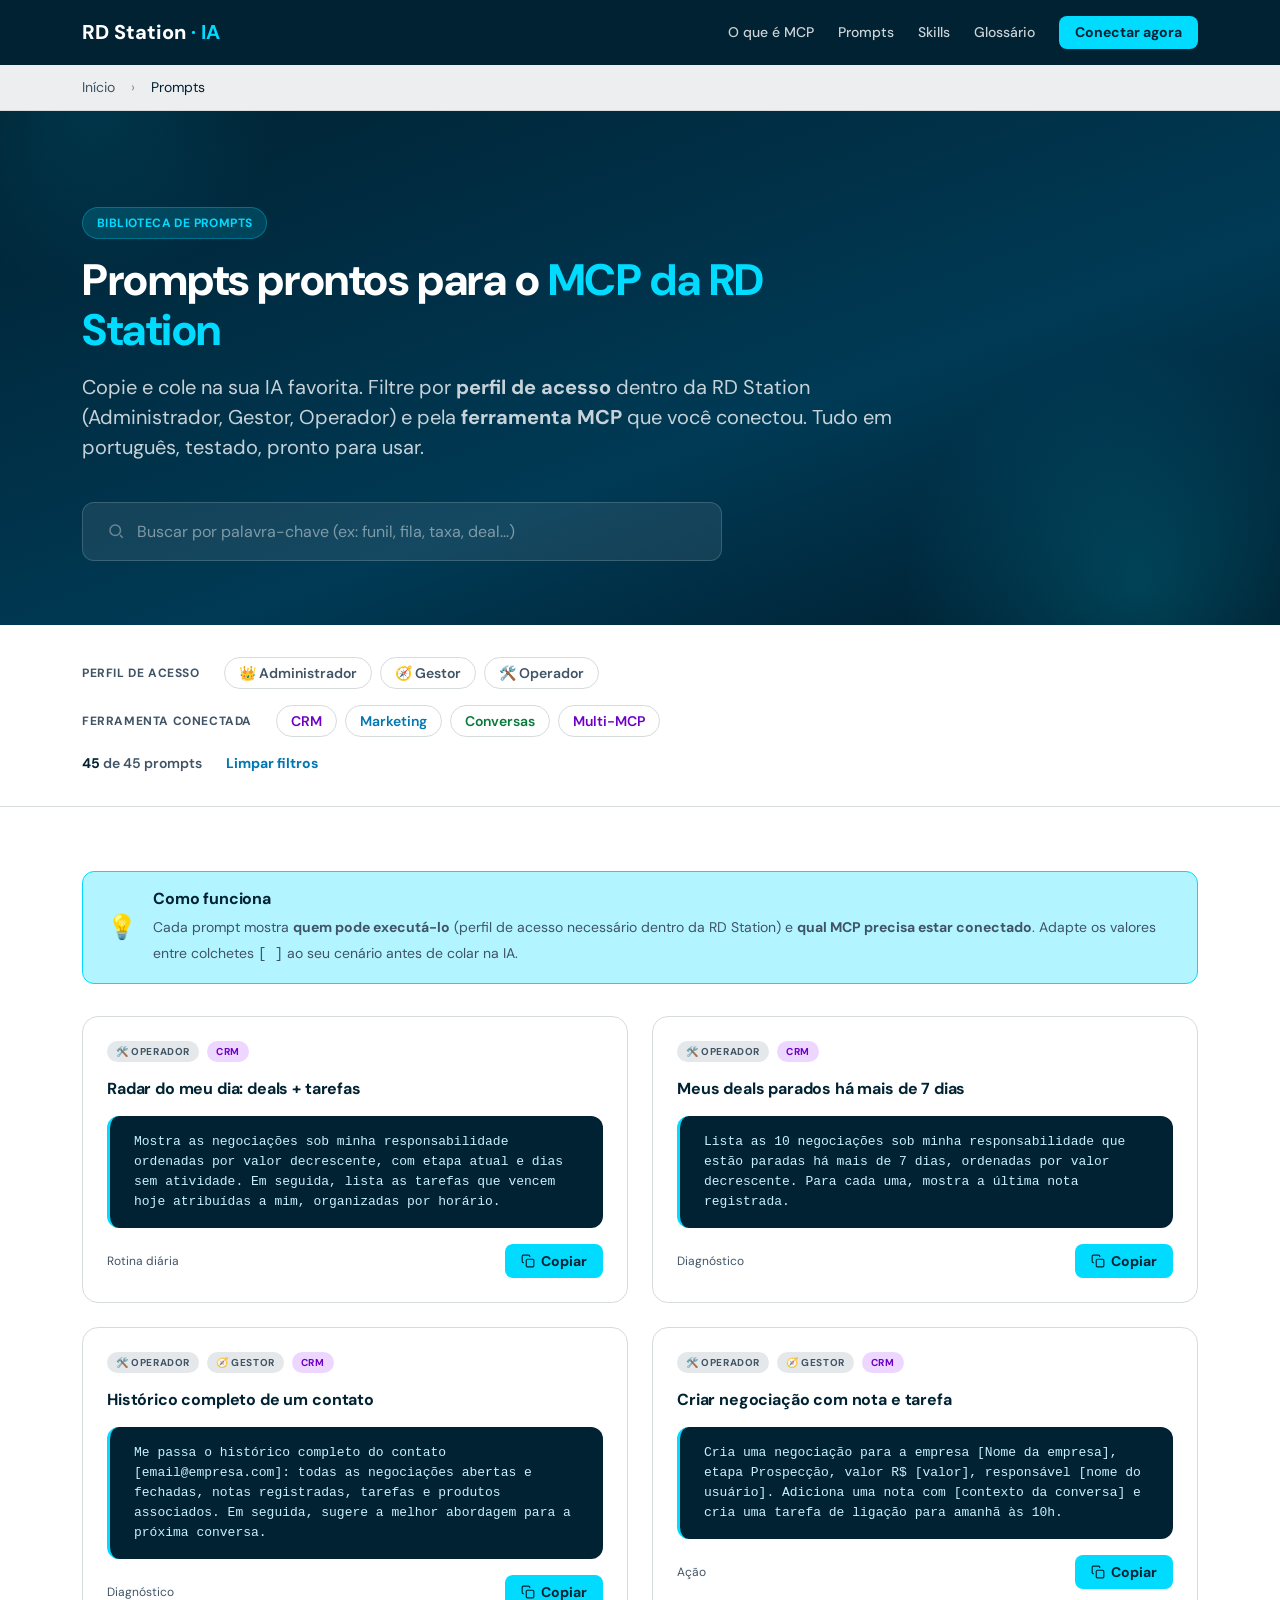
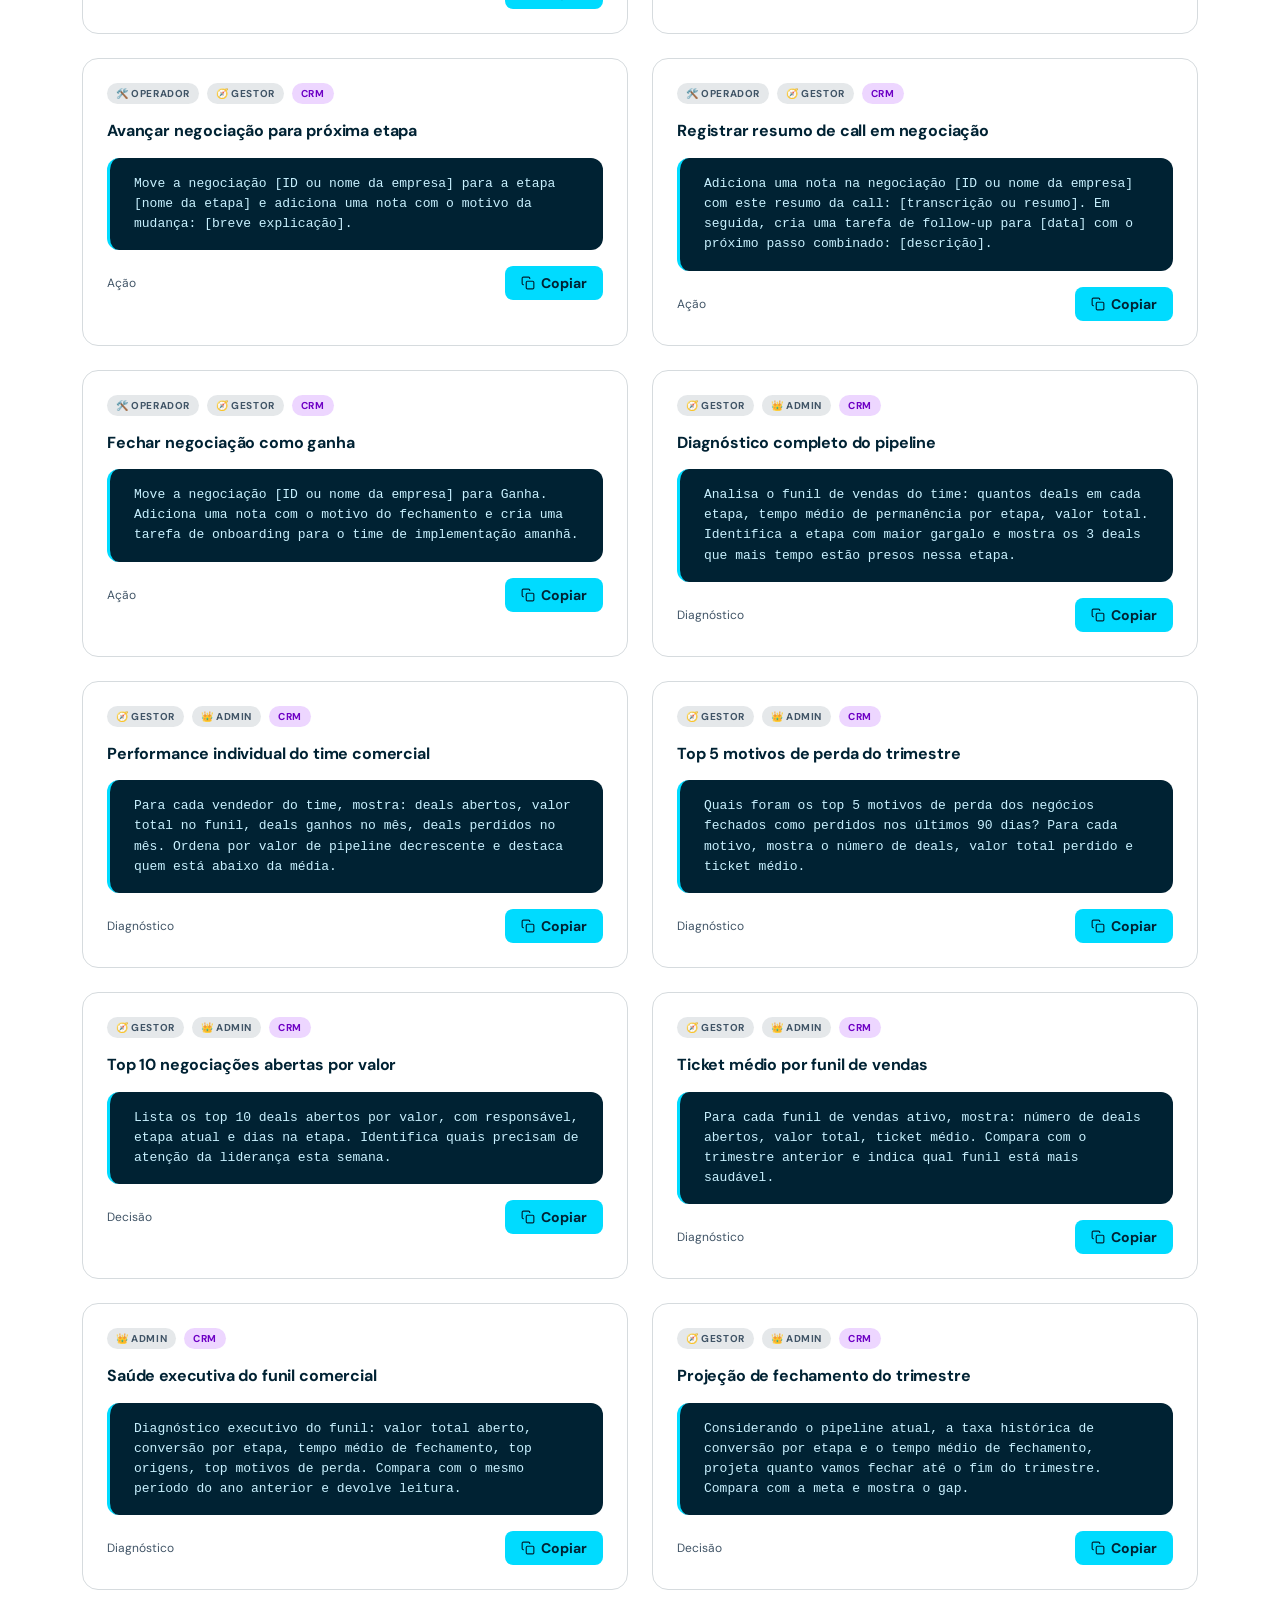
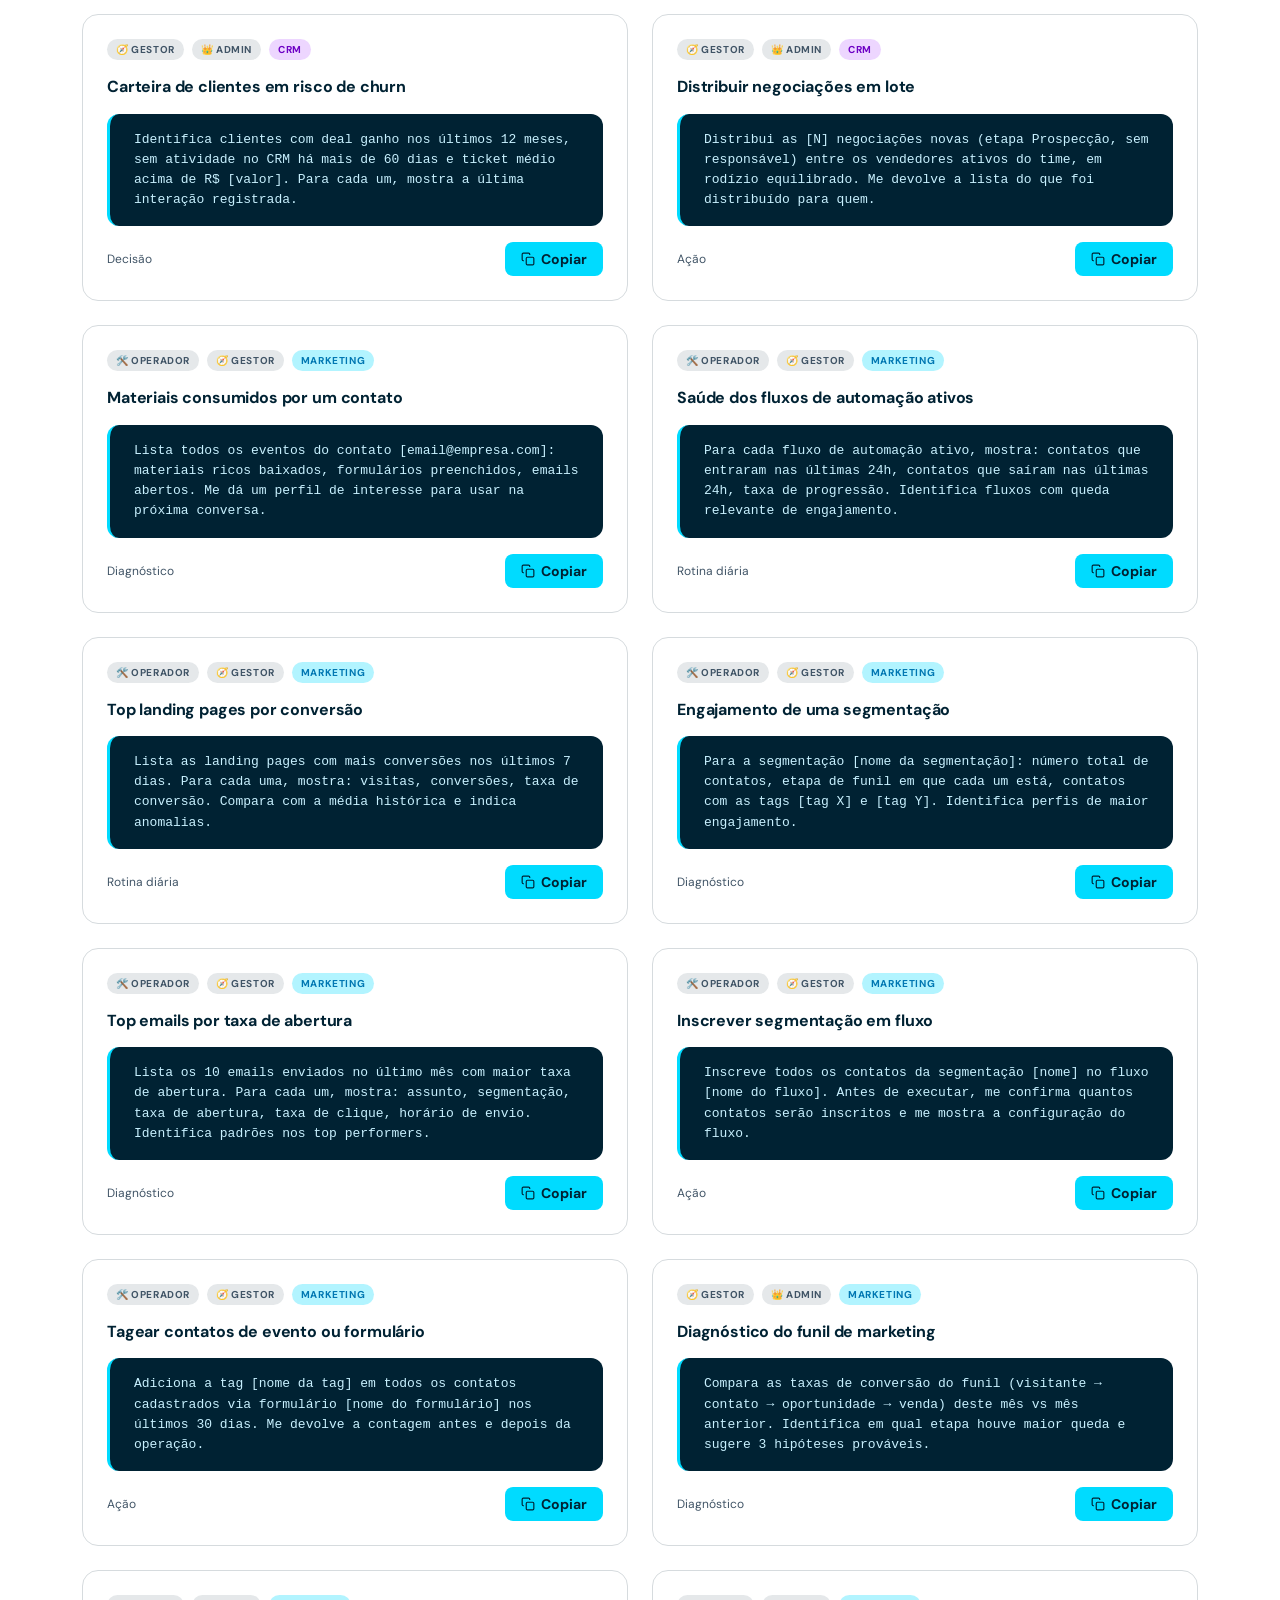
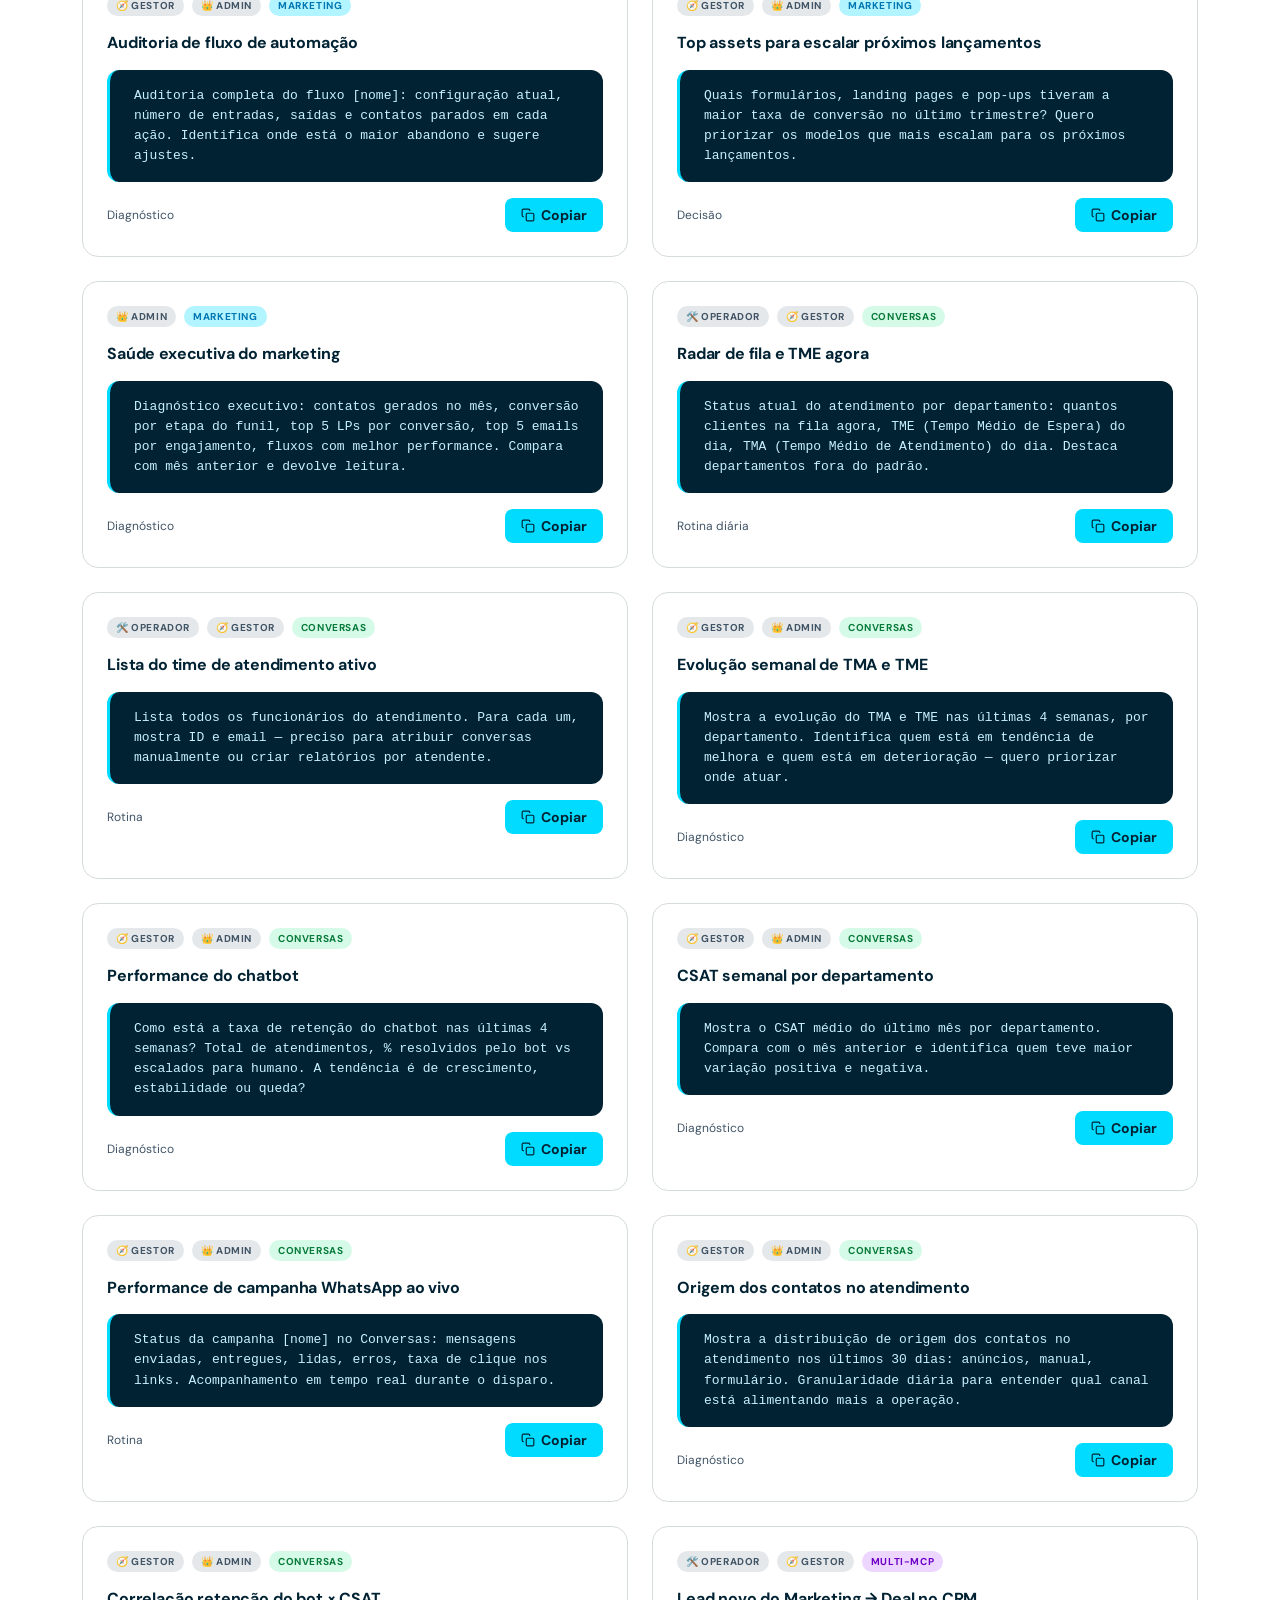
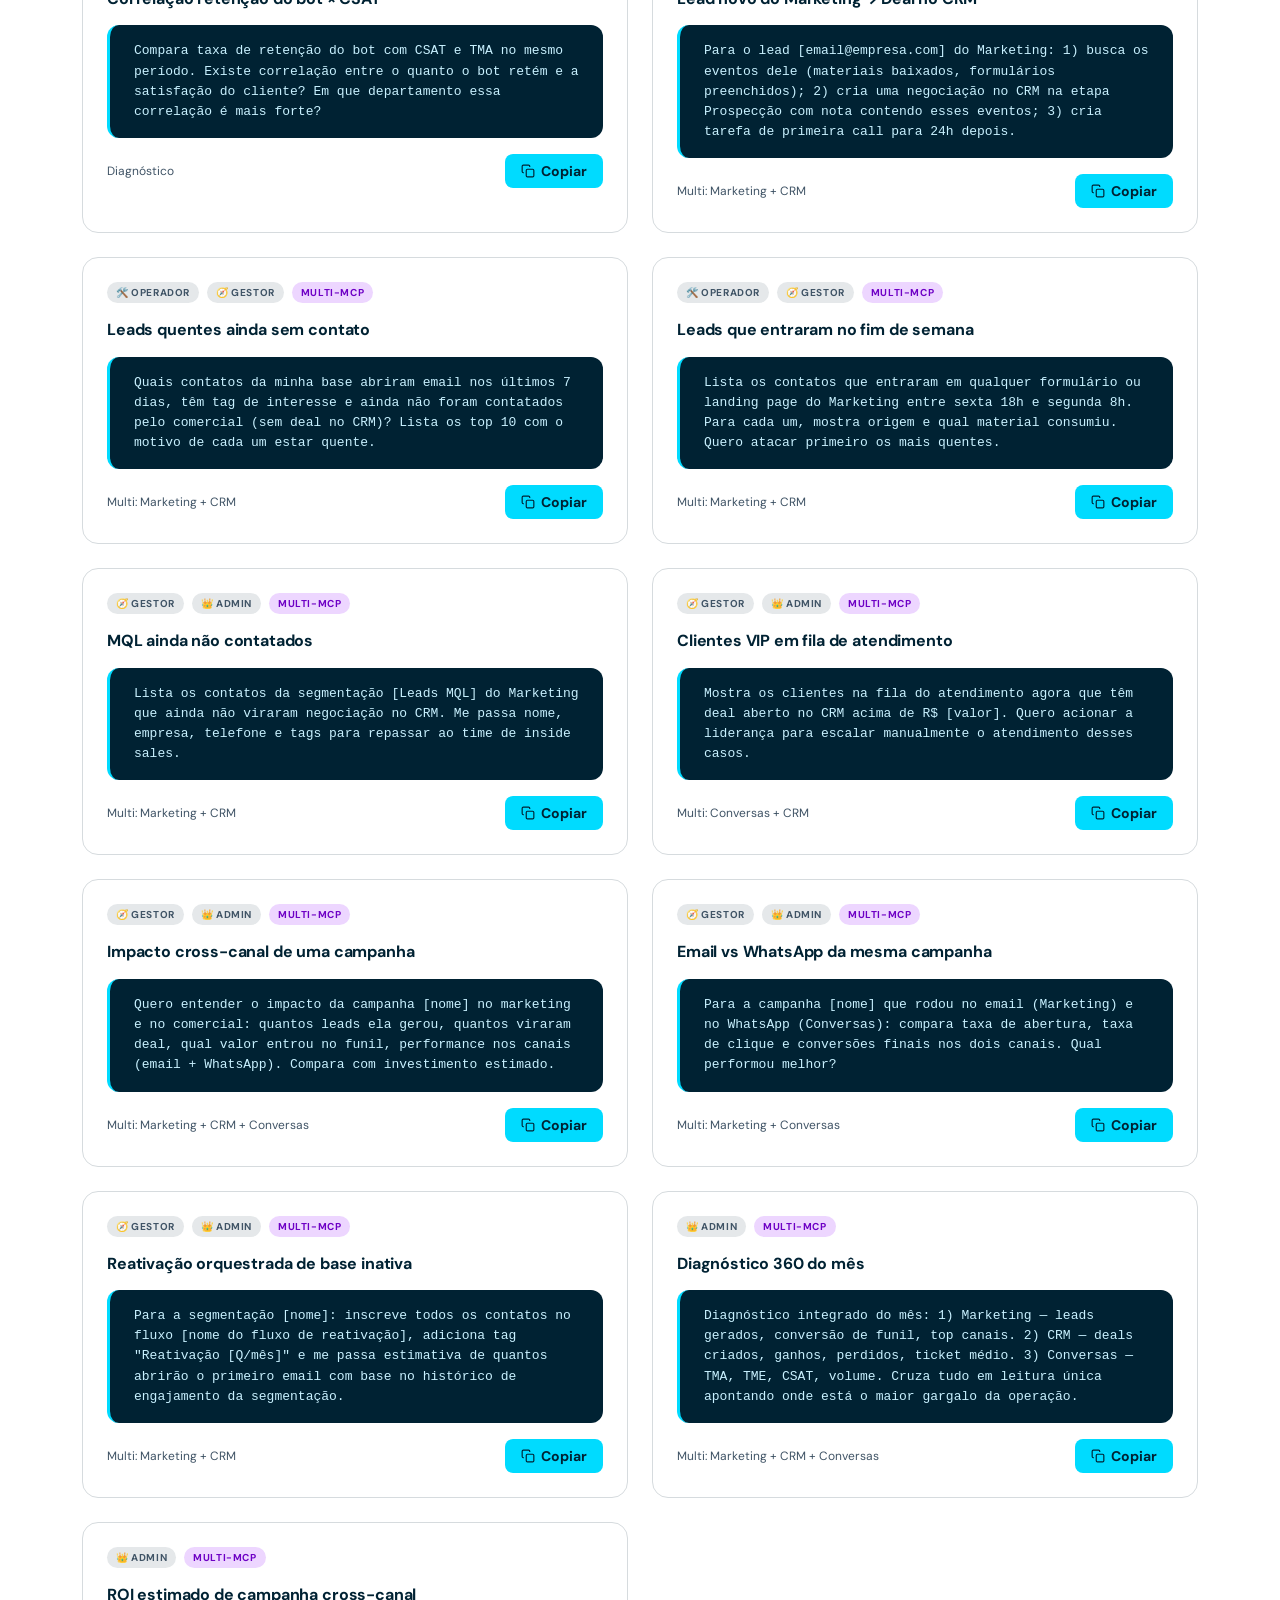
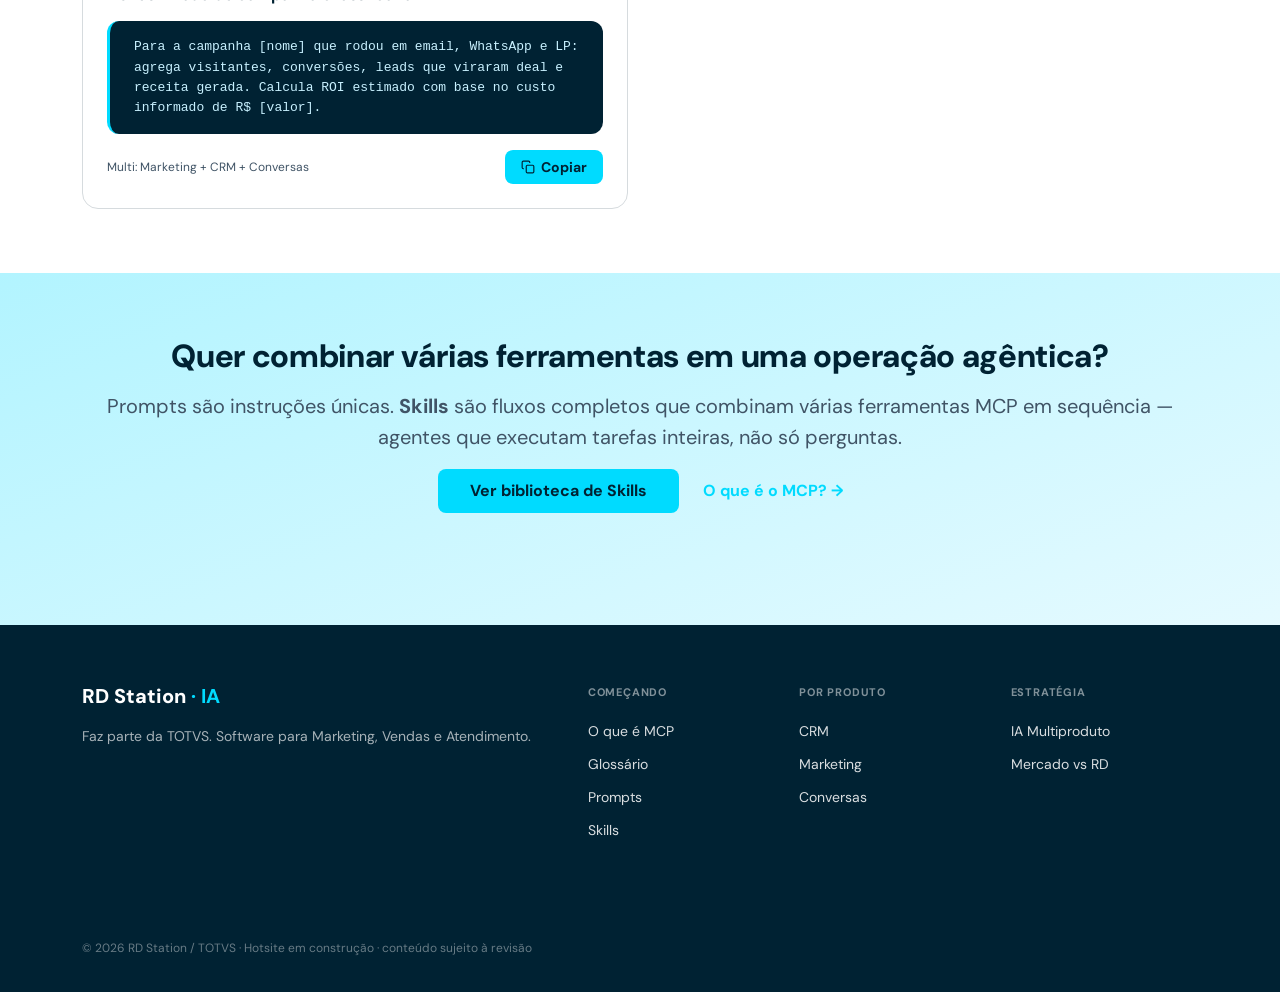
<file: prompts-mcp.html>
<!DOCTYPE html>
<html lang="pt-BR">
<head>
  <meta charset="UTF-8" />
  <meta name="viewport" content="width=device-width, initial-scale=1.0" />
  <meta name="theme-color" content="#002233" />

  <title>Prompts MCP — RD Station · biblioteca por perfil e ferramenta</title>
  <meta name="description" content="Biblioteca de prompts prontos para usar com o MCP da RD Station. Filtre por perfil de acesso (Administrador, Gestor, Operador) e por ferramenta conectada (CRM, Marketing, Conversas). Copie e cole na sua IA favorita." />

  <link rel="preconnect" href="https://fonts.googleapis.com" />
  <link rel="preconnect" href="https://fonts.gstatic.com" crossorigin />
  <link href="https://fonts.googleapis.com/css2?family=DM+Sans:wght@400;500;700;800&display=swap" rel="stylesheet" />

  <link rel="stylesheet" href="_styles.css" />
</head>
<body>

  <header class="site-header">
    <div class="container header-inner">
      <a href="index.html" class="logo">RD Station <span class="logo-tag">· IA</span></a>
      <nav class="nav">
        <a href="o-que-e-mcp.html" class="nav-link">O que é MCP</a>
        <a href="prompts-mcp.html" class="nav-link">Prompts</a>
        <a href="skills-mcp.html" class="nav-link">Skills</a>
        <a href="glossario.html" class="nav-link">Glossário</a>
        <a href="https://mcp.rdstationmentor.com" target="_blank" rel="noopener" class="btn btn-primary btn-sm">Conectar agora</a>
      </nav>
    </div>
  </header>

  <nav class="page-nav">
    <div class="container">
      <a href="index.html">Início</a>
      <span class="page-nav-sep">›</span>
      <span>Prompts</span>
    </div>
  </nav>

  <section class="hero">
    <div class="container">
      <span class="badge badge-primary">Biblioteca de prompts</span>
      <h1>Prompts prontos para o <em>MCP da RD Station</em></h1>
      <p class="lead">Copie e cole na sua IA favorita. Filtre por <strong>perfil de acesso</strong> dentro da RD Station (Administrador, Gestor, Operador) e pela <strong>ferramenta MCP</strong> que você conectou. Tudo em português, testado, pronto para usar.</p>
      <div class="search-wrap">
        <svg viewBox="0 0 24 24" fill="none" stroke="currentColor" stroke-width="2"><circle cx="11" cy="11" r="7"/><path d="m21 21-3.5-3.5"/></svg>
        <input id="search" class="search-input" type="text" placeholder="Buscar por palavra-chave (ex: funil, fila, taxa, deal...)" />
      </div>
    </div>
  </section>

  <!-- Filtros sticky -->
  <section class="filters">
    <div class="container">
      <div class="filter-row">
        <span class="filter-label">Perfil de acesso</span>
        <div class="filter-chips">
          <button class="filter-chip" data-filter="perfil-admin">👑 Administrador</button>
          <button class="filter-chip" data-filter="perfil-gestor">🧭 Gestor</button>
          <button class="filter-chip" data-filter="perfil-operador">🛠️ Operador</button>
        </div>
      </div>
      <div class="filter-row">
        <span class="filter-label">Ferramenta conectada</span>
        <div class="filter-chips">
          <button class="filter-chip" data-filter="produto-crm">CRM</button>
          <button class="filter-chip" data-filter="produto-marketing">Marketing</button>
          <button class="filter-chip" data-filter="produto-conversas">Conversas</button>
          <button class="filter-chip" data-filter="produto-multi">Multi-MCP</button>
        </div>
      </div>
      <div class="filter-row">
        <span class="filter-counter"><strong id="counter">45</strong> de <span id="total">45</span> prompts</span>
        <button class="filter-reset" id="reset">Limpar filtros</button>
      </div>
    </div>
  </section>

  <!-- Marketplace -->
  <section class="marketplace">
    <div class="container">

      <div class="marketplace-banner">
        <div class="marketplace-banner-icon">💡</div>
        <div class="marketplace-banner-content">
          <h4>Como funciona</h4>
          <p>Cada prompt mostra <strong>quem pode executá-lo</strong> (perfil de acesso necessário dentro da RD Station) e <strong>qual MCP precisa estar conectado</strong>. Adapte os valores entre colchetes <code>[ ]</code> ao seu cenário antes de colar na IA.</p>
        </div>
      </div>

      <div class="marketplace-grid" id="grid">

        <!-- === OPERADOR · CRM === -->
        <article class="prompt-card" data-tags="perfil-operador produto-crm">
          <div class="prompt-card-tags">
            <span class="prompt-tag">🛠️ Operador</span>
            <span class="prompt-tag" data-product="crm">CRM</span>
          </div>
          <h3 class="prompt-card-title">Radar do meu dia: deals + tarefas</h3>
          <pre class="prompt-card-text">Mostra as negociações sob minha responsabilidade ordenadas por valor decrescente, com etapa atual e dias sem atividade. Em seguida, lista as tarefas que vencem hoje atribuídas a mim, organizadas por horário.</pre>
          <div class="prompt-card-footer">
            <span class="prompt-card-meta">Rotina diária</span>
            <button class="copy-btn"><svg viewBox="0 0 24 24" fill="none" stroke="currentColor" stroke-width="2"><rect x="9" y="9" width="13" height="13" rx="2"/><path d="M5 15H4a2 2 0 0 1-2-2V4a2 2 0 0 1 2-2h9a2 2 0 0 1 2 2v1"/></svg> Copiar</button>
          </div>
        </article>

        <article class="prompt-card" data-tags="perfil-operador produto-crm">
          <div class="prompt-card-tags">
            <span class="prompt-tag">🛠️ Operador</span>
            <span class="prompt-tag" data-product="crm">CRM</span>
          </div>
          <h3 class="prompt-card-title">Meus deals parados há mais de 7 dias</h3>
          <pre class="prompt-card-text">Lista as 10 negociações sob minha responsabilidade que estão paradas há mais de 7 dias, ordenadas por valor decrescente. Para cada uma, mostra a última nota registrada.</pre>
          <div class="prompt-card-footer">
            <span class="prompt-card-meta">Diagnóstico</span>
            <button class="copy-btn"><svg viewBox="0 0 24 24" fill="none" stroke="currentColor" stroke-width="2"><rect x="9" y="9" width="13" height="13" rx="2"/><path d="M5 15H4a2 2 0 0 1-2-2V4a2 2 0 0 1 2-2h9a2 2 0 0 1 2 2v1"/></svg> Copiar</button>
          </div>
        </article>

        <article class="prompt-card" data-tags="perfil-operador perfil-gestor produto-crm">
          <div class="prompt-card-tags">
            <span class="prompt-tag">🛠️ Operador</span>
            <span class="prompt-tag">🧭 Gestor</span>
            <span class="prompt-tag" data-product="crm">CRM</span>
          </div>
          <h3 class="prompt-card-title">Histórico completo de um contato</h3>
          <pre class="prompt-card-text">Me passa o histórico completo do contato [email@empresa.com]: todas as negociações abertas e fechadas, notas registradas, tarefas e produtos associados. Em seguida, sugere a melhor abordagem para a próxima conversa.</pre>
          <div class="prompt-card-footer">
            <span class="prompt-card-meta">Diagnóstico</span>
            <button class="copy-btn"><svg viewBox="0 0 24 24" fill="none" stroke="currentColor" stroke-width="2"><rect x="9" y="9" width="13" height="13" rx="2"/><path d="M5 15H4a2 2 0 0 1-2-2V4a2 2 0 0 1 2-2h9a2 2 0 0 1 2 2v1"/></svg> Copiar</button>
          </div>
        </article>

        <article class="prompt-card" data-tags="perfil-operador perfil-gestor produto-crm">
          <div class="prompt-card-tags">
            <span class="prompt-tag">🛠️ Operador</span>
            <span class="prompt-tag">🧭 Gestor</span>
            <span class="prompt-tag" data-product="crm">CRM</span>
          </div>
          <h3 class="prompt-card-title">Criar negociação com nota e tarefa</h3>
          <pre class="prompt-card-text">Cria uma negociação para a empresa [Nome da empresa], etapa Prospecção, valor R$ [valor], responsável [nome do usuário]. Adiciona uma nota com [contexto da conversa] e cria uma tarefa de ligação para amanhã às 10h.</pre>
          <div class="prompt-card-footer">
            <span class="prompt-card-meta">Ação</span>
            <button class="copy-btn"><svg viewBox="0 0 24 24" fill="none" stroke="currentColor" stroke-width="2"><rect x="9" y="9" width="13" height="13" rx="2"/><path d="M5 15H4a2 2 0 0 1-2-2V4a2 2 0 0 1 2-2h9a2 2 0 0 1 2 2v1"/></svg> Copiar</button>
          </div>
        </article>

        <article class="prompt-card" data-tags="perfil-operador perfil-gestor produto-crm">
          <div class="prompt-card-tags">
            <span class="prompt-tag">🛠️ Operador</span>
            <span class="prompt-tag">🧭 Gestor</span>
            <span class="prompt-tag" data-product="crm">CRM</span>
          </div>
          <h3 class="prompt-card-title">Avançar negociação para próxima etapa</h3>
          <pre class="prompt-card-text">Move a negociação [ID ou nome da empresa] para a etapa [nome da etapa] e adiciona uma nota com o motivo da mudança: [breve explicação].</pre>
          <div class="prompt-card-footer">
            <span class="prompt-card-meta">Ação</span>
            <button class="copy-btn"><svg viewBox="0 0 24 24" fill="none" stroke="currentColor" stroke-width="2"><rect x="9" y="9" width="13" height="13" rx="2"/><path d="M5 15H4a2 2 0 0 1-2-2V4a2 2 0 0 1 2-2h9a2 2 0 0 1 2 2v1"/></svg> Copiar</button>
          </div>
        </article>

        <article class="prompt-card" data-tags="perfil-operador perfil-gestor produto-crm">
          <div class="prompt-card-tags">
            <span class="prompt-tag">🛠️ Operador</span>
            <span class="prompt-tag">🧭 Gestor</span>
            <span class="prompt-tag" data-product="crm">CRM</span>
          </div>
          <h3 class="prompt-card-title">Registrar resumo de call em negociação</h3>
          <pre class="prompt-card-text">Adiciona uma nota na negociação [ID ou nome da empresa] com este resumo da call: [transcrição ou resumo]. Em seguida, cria uma tarefa de follow-up para [data] com o próximo passo combinado: [descrição].</pre>
          <div class="prompt-card-footer">
            <span class="prompt-card-meta">Ação</span>
            <button class="copy-btn"><svg viewBox="0 0 24 24" fill="none" stroke="currentColor" stroke-width="2"><rect x="9" y="9" width="13" height="13" rx="2"/><path d="M5 15H4a2 2 0 0 1-2-2V4a2 2 0 0 1 2-2h9a2 2 0 0 1 2 2v1"/></svg> Copiar</button>
          </div>
        </article>

        <article class="prompt-card" data-tags="perfil-operador perfil-gestor produto-crm">
          <div class="prompt-card-tags">
            <span class="prompt-tag">🛠️ Operador</span>
            <span class="prompt-tag">🧭 Gestor</span>
            <span class="prompt-tag" data-product="crm">CRM</span>
          </div>
          <h3 class="prompt-card-title">Fechar negociação como ganha</h3>
          <pre class="prompt-card-text">Move a negociação [ID ou nome da empresa] para Ganha. Adiciona uma nota com o motivo do fechamento e cria uma tarefa de onboarding para o time de implementação amanhã.</pre>
          <div class="prompt-card-footer">
            <span class="prompt-card-meta">Ação</span>
            <button class="copy-btn"><svg viewBox="0 0 24 24" fill="none" stroke="currentColor" stroke-width="2"><rect x="9" y="9" width="13" height="13" rx="2"/><path d="M5 15H4a2 2 0 0 1-2-2V4a2 2 0 0 1 2-2h9a2 2 0 0 1 2 2v1"/></svg> Copiar</button>
          </div>
        </article>

        <!-- === GESTOR / ADMINISTRADOR · CRM === -->
        <article class="prompt-card" data-tags="perfil-gestor perfil-admin produto-crm">
          <div class="prompt-card-tags">
            <span class="prompt-tag">🧭 Gestor</span>
            <span class="prompt-tag">👑 Admin</span>
            <span class="prompt-tag" data-product="crm">CRM</span>
          </div>
          <h3 class="prompt-card-title">Diagnóstico completo do pipeline</h3>
          <pre class="prompt-card-text">Analisa o funil de vendas do time: quantos deals em cada etapa, tempo médio de permanência por etapa, valor total. Identifica a etapa com maior gargalo e mostra os 3 deals que mais tempo estão presos nessa etapa.</pre>
          <div class="prompt-card-footer">
            <span class="prompt-card-meta">Diagnóstico</span>
            <button class="copy-btn"><svg viewBox="0 0 24 24" fill="none" stroke="currentColor" stroke-width="2"><rect x="9" y="9" width="13" height="13" rx="2"/><path d="M5 15H4a2 2 0 0 1-2-2V4a2 2 0 0 1 2-2h9a2 2 0 0 1 2 2v1"/></svg> Copiar</button>
          </div>
        </article>

        <article class="prompt-card" data-tags="perfil-gestor perfil-admin produto-crm">
          <div class="prompt-card-tags">
            <span class="prompt-tag">🧭 Gestor</span>
            <span class="prompt-tag">👑 Admin</span>
            <span class="prompt-tag" data-product="crm">CRM</span>
          </div>
          <h3 class="prompt-card-title">Performance individual do time comercial</h3>
          <pre class="prompt-card-text">Para cada vendedor do time, mostra: deals abertos, valor total no funil, deals ganhos no mês, deals perdidos no mês. Ordena por valor de pipeline decrescente e destaca quem está abaixo da média.</pre>
          <div class="prompt-card-footer">
            <span class="prompt-card-meta">Diagnóstico</span>
            <button class="copy-btn"><svg viewBox="0 0 24 24" fill="none" stroke="currentColor" stroke-width="2"><rect x="9" y="9" width="13" height="13" rx="2"/><path d="M5 15H4a2 2 0 0 1-2-2V4a2 2 0 0 1 2-2h9a2 2 0 0 1 2 2v1"/></svg> Copiar</button>
          </div>
        </article>

        <article class="prompt-card" data-tags="perfil-gestor perfil-admin produto-crm">
          <div class="prompt-card-tags">
            <span class="prompt-tag">🧭 Gestor</span>
            <span class="prompt-tag">👑 Admin</span>
            <span class="prompt-tag" data-product="crm">CRM</span>
          </div>
          <h3 class="prompt-card-title">Top 5 motivos de perda do trimestre</h3>
          <pre class="prompt-card-text">Quais foram os top 5 motivos de perda dos negócios fechados como perdidos nos últimos 90 dias? Para cada motivo, mostra o número de deals, valor total perdido e ticket médio.</pre>
          <div class="prompt-card-footer">
            <span class="prompt-card-meta">Diagnóstico</span>
            <button class="copy-btn"><svg viewBox="0 0 24 24" fill="none" stroke="currentColor" stroke-width="2"><rect x="9" y="9" width="13" height="13" rx="2"/><path d="M5 15H4a2 2 0 0 1-2-2V4a2 2 0 0 1 2-2h9a2 2 0 0 1 2 2v1"/></svg> Copiar</button>
          </div>
        </article>

        <article class="prompt-card" data-tags="perfil-gestor perfil-admin produto-crm">
          <div class="prompt-card-tags">
            <span class="prompt-tag">🧭 Gestor</span>
            <span class="prompt-tag">👑 Admin</span>
            <span class="prompt-tag" data-product="crm">CRM</span>
          </div>
          <h3 class="prompt-card-title">Top 10 negociações abertas por valor</h3>
          <pre class="prompt-card-text">Lista os top 10 deals abertos por valor, com responsável, etapa atual e dias na etapa. Identifica quais precisam de atenção da liderança esta semana.</pre>
          <div class="prompt-card-footer">
            <span class="prompt-card-meta">Decisão</span>
            <button class="copy-btn"><svg viewBox="0 0 24 24" fill="none" stroke="currentColor" stroke-width="2"><rect x="9" y="9" width="13" height="13" rx="2"/><path d="M5 15H4a2 2 0 0 1-2-2V4a2 2 0 0 1 2-2h9a2 2 0 0 1 2 2v1"/></svg> Copiar</button>
          </div>
        </article>

        <article class="prompt-card" data-tags="perfil-gestor perfil-admin produto-crm">
          <div class="prompt-card-tags">
            <span class="prompt-tag">🧭 Gestor</span>
            <span class="prompt-tag">👑 Admin</span>
            <span class="prompt-tag" data-product="crm">CRM</span>
          </div>
          <h3 class="prompt-card-title">Ticket médio por funil de vendas</h3>
          <pre class="prompt-card-text">Para cada funil de vendas ativo, mostra: número de deals abertos, valor total, ticket médio. Compara com o trimestre anterior e indica qual funil está mais saudável.</pre>
          <div class="prompt-card-footer">
            <span class="prompt-card-meta">Diagnóstico</span>
            <button class="copy-btn"><svg viewBox="0 0 24 24" fill="none" stroke="currentColor" stroke-width="2"><rect x="9" y="9" width="13" height="13" rx="2"/><path d="M5 15H4a2 2 0 0 1-2-2V4a2 2 0 0 1 2-2h9a2 2 0 0 1 2 2v1"/></svg> Copiar</button>
          </div>
        </article>

        <article class="prompt-card" data-tags="perfil-admin produto-crm">
          <div class="prompt-card-tags">
            <span class="prompt-tag">👑 Admin</span>
            <span class="prompt-tag" data-product="crm">CRM</span>
          </div>
          <h3 class="prompt-card-title">Saúde executiva do funil comercial</h3>
          <pre class="prompt-card-text">Diagnóstico executivo do funil: valor total aberto, conversão por etapa, tempo médio de fechamento, top origens, top motivos de perda. Compara com o mesmo período do ano anterior e devolve leitura.</pre>
          <div class="prompt-card-footer">
            <span class="prompt-card-meta">Diagnóstico</span>
            <button class="copy-btn"><svg viewBox="0 0 24 24" fill="none" stroke="currentColor" stroke-width="2"><rect x="9" y="9" width="13" height="13" rx="2"/><path d="M5 15H4a2 2 0 0 1-2-2V4a2 2 0 0 1 2-2h9a2 2 0 0 1 2 2v1"/></svg> Copiar</button>
          </div>
        </article>

        <article class="prompt-card" data-tags="perfil-gestor perfil-admin produto-crm">
          <div class="prompt-card-tags">
            <span class="prompt-tag">🧭 Gestor</span>
            <span class="prompt-tag">👑 Admin</span>
            <span class="prompt-tag" data-product="crm">CRM</span>
          </div>
          <h3 class="prompt-card-title">Projeção de fechamento do trimestre</h3>
          <pre class="prompt-card-text">Considerando o pipeline atual, a taxa histórica de conversão por etapa e o tempo médio de fechamento, projeta quanto vamos fechar até o fim do trimestre. Compara com a meta e mostra o gap.</pre>
          <div class="prompt-card-footer">
            <span class="prompt-card-meta">Decisão</span>
            <button class="copy-btn"><svg viewBox="0 0 24 24" fill="none" stroke="currentColor" stroke-width="2"><rect x="9" y="9" width="13" height="13" rx="2"/><path d="M5 15H4a2 2 0 0 1-2-2V4a2 2 0 0 1 2-2h9a2 2 0 0 1 2 2v1"/></svg> Copiar</button>
          </div>
        </article>

        <article class="prompt-card" data-tags="perfil-gestor perfil-admin produto-crm">
          <div class="prompt-card-tags">
            <span class="prompt-tag">🧭 Gestor</span>
            <span class="prompt-tag">👑 Admin</span>
            <span class="prompt-tag" data-product="crm">CRM</span>
          </div>
          <h3 class="prompt-card-title">Carteira de clientes em risco de churn</h3>
          <pre class="prompt-card-text">Identifica clientes com deal ganho nos últimos 12 meses, sem atividade no CRM há mais de 60 dias e ticket médio acima de R$ [valor]. Para cada um, mostra a última interação registrada.</pre>
          <div class="prompt-card-footer">
            <span class="prompt-card-meta">Decisão</span>
            <button class="copy-btn"><svg viewBox="0 0 24 24" fill="none" stroke="currentColor" stroke-width="2"><rect x="9" y="9" width="13" height="13" rx="2"/><path d="M5 15H4a2 2 0 0 1-2-2V4a2 2 0 0 1 2-2h9a2 2 0 0 1 2 2v1"/></svg> Copiar</button>
          </div>
        </article>

        <article class="prompt-card" data-tags="perfil-gestor perfil-admin produto-crm">
          <div class="prompt-card-tags">
            <span class="prompt-tag">🧭 Gestor</span>
            <span class="prompt-tag">👑 Admin</span>
            <span class="prompt-tag" data-product="crm">CRM</span>
          </div>
          <h3 class="prompt-card-title">Distribuir negociações em lote</h3>
          <pre class="prompt-card-text">Distribui as [N] negociações novas (etapa Prospecção, sem responsável) entre os vendedores ativos do time, em rodízio equilibrado. Me devolve a lista do que foi distribuído para quem.</pre>
          <div class="prompt-card-footer">
            <span class="prompt-card-meta">Ação</span>
            <button class="copy-btn"><svg viewBox="0 0 24 24" fill="none" stroke="currentColor" stroke-width="2"><rect x="9" y="9" width="13" height="13" rx="2"/><path d="M5 15H4a2 2 0 0 1-2-2V4a2 2 0 0 1 2-2h9a2 2 0 0 1 2 2v1"/></svg> Copiar</button>
          </div>
        </article>

        <!-- === OPERADOR · MARKETING === -->
        <article class="prompt-card" data-tags="perfil-operador perfil-gestor produto-marketing">
          <div class="prompt-card-tags">
            <span class="prompt-tag">🛠️ Operador</span>
            <span class="prompt-tag">🧭 Gestor</span>
            <span class="prompt-tag" data-product="marketing">Marketing</span>
          </div>
          <h3 class="prompt-card-title">Materiais consumidos por um contato</h3>
          <pre class="prompt-card-text">Lista todos os eventos do contato [email@empresa.com]: materiais ricos baixados, formulários preenchidos, emails abertos. Me dá um perfil de interesse para usar na próxima conversa.</pre>
          <div class="prompt-card-footer">
            <span class="prompt-card-meta">Diagnóstico</span>
            <button class="copy-btn"><svg viewBox="0 0 24 24" fill="none" stroke="currentColor" stroke-width="2"><rect x="9" y="9" width="13" height="13" rx="2"/><path d="M5 15H4a2 2 0 0 1-2-2V4a2 2 0 0 1 2-2h9a2 2 0 0 1 2 2v1"/></svg> Copiar</button>
          </div>
        </article>

        <article class="prompt-card" data-tags="perfil-operador perfil-gestor produto-marketing">
          <div class="prompt-card-tags">
            <span class="prompt-tag">🛠️ Operador</span>
            <span class="prompt-tag">🧭 Gestor</span>
            <span class="prompt-tag" data-product="marketing">Marketing</span>
          </div>
          <h3 class="prompt-card-title">Saúde dos fluxos de automação ativos</h3>
          <pre class="prompt-card-text">Para cada fluxo de automação ativo, mostra: contatos que entraram nas últimas 24h, contatos que saíram nas últimas 24h, taxa de progressão. Identifica fluxos com queda relevante de engajamento.</pre>
          <div class="prompt-card-footer">
            <span class="prompt-card-meta">Rotina diária</span>
            <button class="copy-btn"><svg viewBox="0 0 24 24" fill="none" stroke="currentColor" stroke-width="2"><rect x="9" y="9" width="13" height="13" rx="2"/><path d="M5 15H4a2 2 0 0 1-2-2V4a2 2 0 0 1 2-2h9a2 2 0 0 1 2 2v1"/></svg> Copiar</button>
          </div>
        </article>

        <article class="prompt-card" data-tags="perfil-operador perfil-gestor produto-marketing">
          <div class="prompt-card-tags">
            <span class="prompt-tag">🛠️ Operador</span>
            <span class="prompt-tag">🧭 Gestor</span>
            <span class="prompt-tag" data-product="marketing">Marketing</span>
          </div>
          <h3 class="prompt-card-title">Top landing pages por conversão</h3>
          <pre class="prompt-card-text">Lista as landing pages com mais conversões nos últimos 7 dias. Para cada uma, mostra: visitas, conversões, taxa de conversão. Compara com a média histórica e indica anomalias.</pre>
          <div class="prompt-card-footer">
            <span class="prompt-card-meta">Rotina diária</span>
            <button class="copy-btn"><svg viewBox="0 0 24 24" fill="none" stroke="currentColor" stroke-width="2"><rect x="9" y="9" width="13" height="13" rx="2"/><path d="M5 15H4a2 2 0 0 1-2-2V4a2 2 0 0 1 2-2h9a2 2 0 0 1 2 2v1"/></svg> Copiar</button>
          </div>
        </article>

        <article class="prompt-card" data-tags="perfil-operador perfil-gestor produto-marketing">
          <div class="prompt-card-tags">
            <span class="prompt-tag">🛠️ Operador</span>
            <span class="prompt-tag">🧭 Gestor</span>
            <span class="prompt-tag" data-product="marketing">Marketing</span>
          </div>
          <h3 class="prompt-card-title">Engajamento de uma segmentação</h3>
          <pre class="prompt-card-text">Para a segmentação [nome da segmentação]: número total de contatos, etapa de funil em que cada um está, contatos com as tags [tag X] e [tag Y]. Identifica perfis de maior engajamento.</pre>
          <div class="prompt-card-footer">
            <span class="prompt-card-meta">Diagnóstico</span>
            <button class="copy-btn"><svg viewBox="0 0 24 24" fill="none" stroke="currentColor" stroke-width="2"><rect x="9" y="9" width="13" height="13" rx="2"/><path d="M5 15H4a2 2 0 0 1-2-2V4a2 2 0 0 1 2-2h9a2 2 0 0 1 2 2v1"/></svg> Copiar</button>
          </div>
        </article>

        <article class="prompt-card" data-tags="perfil-operador perfil-gestor produto-marketing">
          <div class="prompt-card-tags">
            <span class="prompt-tag">🛠️ Operador</span>
            <span class="prompt-tag">🧭 Gestor</span>
            <span class="prompt-tag" data-product="marketing">Marketing</span>
          </div>
          <h3 class="prompt-card-title">Top emails por taxa de abertura</h3>
          <pre class="prompt-card-text">Lista os 10 emails enviados no último mês com maior taxa de abertura. Para cada um, mostra: assunto, segmentação, taxa de abertura, taxa de clique, horário de envio. Identifica padrões nos top performers.</pre>
          <div class="prompt-card-footer">
            <span class="prompt-card-meta">Diagnóstico</span>
            <button class="copy-btn"><svg viewBox="0 0 24 24" fill="none" stroke="currentColor" stroke-width="2"><rect x="9" y="9" width="13" height="13" rx="2"/><path d="M5 15H4a2 2 0 0 1-2-2V4a2 2 0 0 1 2-2h9a2 2 0 0 1 2 2v1"/></svg> Copiar</button>
          </div>
        </article>

        <article class="prompt-card" data-tags="perfil-operador perfil-gestor produto-marketing">
          <div class="prompt-card-tags">
            <span class="prompt-tag">🛠️ Operador</span>
            <span class="prompt-tag">🧭 Gestor</span>
            <span class="prompt-tag" data-product="marketing">Marketing</span>
          </div>
          <h3 class="prompt-card-title">Inscrever segmentação em fluxo</h3>
          <pre class="prompt-card-text">Inscreve todos os contatos da segmentação [nome] no fluxo [nome do fluxo]. Antes de executar, me confirma quantos contatos serão inscritos e me mostra a configuração do fluxo.</pre>
          <div class="prompt-card-footer">
            <span class="prompt-card-meta">Ação</span>
            <button class="copy-btn"><svg viewBox="0 0 24 24" fill="none" stroke="currentColor" stroke-width="2"><rect x="9" y="9" width="13" height="13" rx="2"/><path d="M5 15H4a2 2 0 0 1-2-2V4a2 2 0 0 1 2-2h9a2 2 0 0 1 2 2v1"/></svg> Copiar</button>
          </div>
        </article>

        <article class="prompt-card" data-tags="perfil-operador perfil-gestor produto-marketing">
          <div class="prompt-card-tags">
            <span class="prompt-tag">🛠️ Operador</span>
            <span class="prompt-tag">🧭 Gestor</span>
            <span class="prompt-tag" data-product="marketing">Marketing</span>
          </div>
          <h3 class="prompt-card-title">Tagear contatos de evento ou formulário</h3>
          <pre class="prompt-card-text">Adiciona a tag [nome da tag] em todos os contatos cadastrados via formulário [nome do formulário] nos últimos 30 dias. Me devolve a contagem antes e depois da operação.</pre>
          <div class="prompt-card-footer">
            <span class="prompt-card-meta">Ação</span>
            <button class="copy-btn"><svg viewBox="0 0 24 24" fill="none" stroke="currentColor" stroke-width="2"><rect x="9" y="9" width="13" height="13" rx="2"/><path d="M5 15H4a2 2 0 0 1-2-2V4a2 2 0 0 1 2-2h9a2 2 0 0 1 2 2v1"/></svg> Copiar</button>
          </div>
        </article>

        <!-- === GESTOR / ADMIN · MARKETING === -->
        <article class="prompt-card" data-tags="perfil-gestor perfil-admin produto-marketing">
          <div class="prompt-card-tags">
            <span class="prompt-tag">🧭 Gestor</span>
            <span class="prompt-tag">👑 Admin</span>
            <span class="prompt-tag" data-product="marketing">Marketing</span>
          </div>
          <h3 class="prompt-card-title">Diagnóstico do funil de marketing</h3>
          <pre class="prompt-card-text">Compara as taxas de conversão do funil (visitante → contato → oportunidade → venda) deste mês vs mês anterior. Identifica em qual etapa houve maior queda e sugere 3 hipóteses prováveis.</pre>
          <div class="prompt-card-footer">
            <span class="prompt-card-meta">Diagnóstico</span>
            <button class="copy-btn"><svg viewBox="0 0 24 24" fill="none" stroke="currentColor" stroke-width="2"><rect x="9" y="9" width="13" height="13" rx="2"/><path d="M5 15H4a2 2 0 0 1-2-2V4a2 2 0 0 1 2-2h9a2 2 0 0 1 2 2v1"/></svg> Copiar</button>
          </div>
        </article>

        <article class="prompt-card" data-tags="perfil-gestor perfil-admin produto-marketing">
          <div class="prompt-card-tags">
            <span class="prompt-tag">🧭 Gestor</span>
            <span class="prompt-tag">👑 Admin</span>
            <span class="prompt-tag" data-product="marketing">Marketing</span>
          </div>
          <h3 class="prompt-card-title">Auditoria de fluxo de automação</h3>
          <pre class="prompt-card-text">Auditoria completa do fluxo [nome]: configuração atual, número de entradas, saídas e contatos parados em cada ação. Identifica onde está o maior abandono e sugere ajustes.</pre>
          <div class="prompt-card-footer">
            <span class="prompt-card-meta">Diagnóstico</span>
            <button class="copy-btn"><svg viewBox="0 0 24 24" fill="none" stroke="currentColor" stroke-width="2"><rect x="9" y="9" width="13" height="13" rx="2"/><path d="M5 15H4a2 2 0 0 1-2-2V4a2 2 0 0 1 2-2h9a2 2 0 0 1 2 2v1"/></svg> Copiar</button>
          </div>
        </article>

        <article class="prompt-card" data-tags="perfil-gestor perfil-admin produto-marketing">
          <div class="prompt-card-tags">
            <span class="prompt-tag">🧭 Gestor</span>
            <span class="prompt-tag">👑 Admin</span>
            <span class="prompt-tag" data-product="marketing">Marketing</span>
          </div>
          <h3 class="prompt-card-title">Top assets para escalar próximos lançamentos</h3>
          <pre class="prompt-card-text">Quais formulários, landing pages e pop-ups tiveram a maior taxa de conversão no último trimestre? Quero priorizar os modelos que mais escalam para os próximos lançamentos.</pre>
          <div class="prompt-card-footer">
            <span class="prompt-card-meta">Decisão</span>
            <button class="copy-btn"><svg viewBox="0 0 24 24" fill="none" stroke="currentColor" stroke-width="2"><rect x="9" y="9" width="13" height="13" rx="2"/><path d="M5 15H4a2 2 0 0 1-2-2V4a2 2 0 0 1 2-2h9a2 2 0 0 1 2 2v1"/></svg> Copiar</button>
          </div>
        </article>

        <article class="prompt-card" data-tags="perfil-admin produto-marketing">
          <div class="prompt-card-tags">
            <span class="prompt-tag">👑 Admin</span>
            <span class="prompt-tag" data-product="marketing">Marketing</span>
          </div>
          <h3 class="prompt-card-title">Saúde executiva do marketing</h3>
          <pre class="prompt-card-text">Diagnóstico executivo: contatos gerados no mês, conversão por etapa do funil, top 5 LPs por conversão, top 5 emails por engajamento, fluxos com melhor performance. Compara com mês anterior e devolve leitura.</pre>
          <div class="prompt-card-footer">
            <span class="prompt-card-meta">Diagnóstico</span>
            <button class="copy-btn"><svg viewBox="0 0 24 24" fill="none" stroke="currentColor" stroke-width="2"><rect x="9" y="9" width="13" height="13" rx="2"/><path d="M5 15H4a2 2 0 0 1-2-2V4a2 2 0 0 1 2-2h9a2 2 0 0 1 2 2v1"/></svg> Copiar</button>
          </div>
        </article>

        <!-- === OPERADOR · CONVERSAS === -->
        <article class="prompt-card" data-tags="perfil-operador perfil-gestor produto-conversas">
          <div class="prompt-card-tags">
            <span class="prompt-tag">🛠️ Operador</span>
            <span class="prompt-tag">🧭 Gestor</span>
            <span class="prompt-tag" data-product="conversas">Conversas</span>
          </div>
          <h3 class="prompt-card-title">Radar de fila e TME agora</h3>
          <pre class="prompt-card-text">Status atual do atendimento por departamento: quantos clientes na fila agora, TME (Tempo Médio de Espera) do dia, TMA (Tempo Médio de Atendimento) do dia. Destaca departamentos fora do padrão.</pre>
          <div class="prompt-card-footer">
            <span class="prompt-card-meta">Rotina diária</span>
            <button class="copy-btn"><svg viewBox="0 0 24 24" fill="none" stroke="currentColor" stroke-width="2"><rect x="9" y="9" width="13" height="13" rx="2"/><path d="M5 15H4a2 2 0 0 1-2-2V4a2 2 0 0 1 2-2h9a2 2 0 0 1 2 2v1"/></svg> Copiar</button>
          </div>
        </article>

        <article class="prompt-card" data-tags="perfil-operador perfil-gestor produto-conversas">
          <div class="prompt-card-tags">
            <span class="prompt-tag">🛠️ Operador</span>
            <span class="prompt-tag">🧭 Gestor</span>
            <span class="prompt-tag" data-product="conversas">Conversas</span>
          </div>
          <h3 class="prompt-card-title">Lista do time de atendimento ativo</h3>
          <pre class="prompt-card-text">Lista todos os funcionários do atendimento. Para cada um, mostra ID e email — preciso para atribuir conversas manualmente ou criar relatórios por atendente.</pre>
          <div class="prompt-card-footer">
            <span class="prompt-card-meta">Rotina</span>
            <button class="copy-btn"><svg viewBox="0 0 24 24" fill="none" stroke="currentColor" stroke-width="2"><rect x="9" y="9" width="13" height="13" rx="2"/><path d="M5 15H4a2 2 0 0 1-2-2V4a2 2 0 0 1 2-2h9a2 2 0 0 1 2 2v1"/></svg> Copiar</button>
          </div>
        </article>

        <!-- === GESTOR / ADMIN · CONVERSAS === -->
        <article class="prompt-card" data-tags="perfil-gestor perfil-admin produto-conversas">
          <div class="prompt-card-tags">
            <span class="prompt-tag">🧭 Gestor</span>
            <span class="prompt-tag">👑 Admin</span>
            <span class="prompt-tag" data-product="conversas">Conversas</span>
          </div>
          <h3 class="prompt-card-title">Evolução semanal de TMA e TME</h3>
          <pre class="prompt-card-text">Mostra a evolução do TMA e TME nas últimas 4 semanas, por departamento. Identifica quem está em tendência de melhora e quem está em deterioração — quero priorizar onde atuar.</pre>
          <div class="prompt-card-footer">
            <span class="prompt-card-meta">Diagnóstico</span>
            <button class="copy-btn"><svg viewBox="0 0 24 24" fill="none" stroke="currentColor" stroke-width="2"><rect x="9" y="9" width="13" height="13" rx="2"/><path d="M5 15H4a2 2 0 0 1-2-2V4a2 2 0 0 1 2-2h9a2 2 0 0 1 2 2v1"/></svg> Copiar</button>
          </div>
        </article>

        <article class="prompt-card" data-tags="perfil-gestor perfil-admin produto-conversas">
          <div class="prompt-card-tags">
            <span class="prompt-tag">🧭 Gestor</span>
            <span class="prompt-tag">👑 Admin</span>
            <span class="prompt-tag" data-product="conversas">Conversas</span>
          </div>
          <h3 class="prompt-card-title">Performance do chatbot</h3>
          <pre class="prompt-card-text">Como está a taxa de retenção do chatbot nas últimas 4 semanas? Total de atendimentos, % resolvidos pelo bot vs escalados para humano. A tendência é de crescimento, estabilidade ou queda?</pre>
          <div class="prompt-card-footer">
            <span class="prompt-card-meta">Diagnóstico</span>
            <button class="copy-btn"><svg viewBox="0 0 24 24" fill="none" stroke="currentColor" stroke-width="2"><rect x="9" y="9" width="13" height="13" rx="2"/><path d="M5 15H4a2 2 0 0 1-2-2V4a2 2 0 0 1 2-2h9a2 2 0 0 1 2 2v1"/></svg> Copiar</button>
          </div>
        </article>

        <article class="prompt-card" data-tags="perfil-gestor perfil-admin produto-conversas">
          <div class="prompt-card-tags">
            <span class="prompt-tag">🧭 Gestor</span>
            <span class="prompt-tag">👑 Admin</span>
            <span class="prompt-tag" data-product="conversas">Conversas</span>
          </div>
          <h3 class="prompt-card-title">CSAT semanal por departamento</h3>
          <pre class="prompt-card-text">Mostra o CSAT médio do último mês por departamento. Compara com o mês anterior e identifica quem teve maior variação positiva e negativa.</pre>
          <div class="prompt-card-footer">
            <span class="prompt-card-meta">Diagnóstico</span>
            <button class="copy-btn"><svg viewBox="0 0 24 24" fill="none" stroke="currentColor" stroke-width="2"><rect x="9" y="9" width="13" height="13" rx="2"/><path d="M5 15H4a2 2 0 0 1-2-2V4a2 2 0 0 1 2-2h9a2 2 0 0 1 2 2v1"/></svg> Copiar</button>
          </div>
        </article>

        <article class="prompt-card" data-tags="perfil-gestor perfil-admin produto-conversas">
          <div class="prompt-card-tags">
            <span class="prompt-tag">🧭 Gestor</span>
            <span class="prompt-tag">👑 Admin</span>
            <span class="prompt-tag" data-product="conversas">Conversas</span>
          </div>
          <h3 class="prompt-card-title">Performance de campanha WhatsApp ao vivo</h3>
          <pre class="prompt-card-text">Status da campanha [nome] no Conversas: mensagens enviadas, entregues, lidas, erros, taxa de clique nos links. Acompanhamento em tempo real durante o disparo.</pre>
          <div class="prompt-card-footer">
            <span class="prompt-card-meta">Rotina</span>
            <button class="copy-btn"><svg viewBox="0 0 24 24" fill="none" stroke="currentColor" stroke-width="2"><rect x="9" y="9" width="13" height="13" rx="2"/><path d="M5 15H4a2 2 0 0 1-2-2V4a2 2 0 0 1 2-2h9a2 2 0 0 1 2 2v1"/></svg> Copiar</button>
          </div>
        </article>

        <article class="prompt-card" data-tags="perfil-gestor perfil-admin produto-conversas">
          <div class="prompt-card-tags">
            <span class="prompt-tag">🧭 Gestor</span>
            <span class="prompt-tag">👑 Admin</span>
            <span class="prompt-tag" data-product="conversas">Conversas</span>
          </div>
          <h3 class="prompt-card-title">Origem dos contatos no atendimento</h3>
          <pre class="prompt-card-text">Mostra a distribuição de origem dos contatos no atendimento nos últimos 30 dias: anúncios, manual, formulário. Granularidade diária para entender qual canal está alimentando mais a operação.</pre>
          <div class="prompt-card-footer">
            <span class="prompt-card-meta">Diagnóstico</span>
            <button class="copy-btn"><svg viewBox="0 0 24 24" fill="none" stroke="currentColor" stroke-width="2"><rect x="9" y="9" width="13" height="13" rx="2"/><path d="M5 15H4a2 2 0 0 1-2-2V4a2 2 0 0 1 2-2h9a2 2 0 0 1 2 2v1"/></svg> Copiar</button>
          </div>
        </article>

        <article class="prompt-card" data-tags="perfil-gestor perfil-admin produto-conversas">
          <div class="prompt-card-tags">
            <span class="prompt-tag">🧭 Gestor</span>
            <span class="prompt-tag">👑 Admin</span>
            <span class="prompt-tag" data-product="conversas">Conversas</span>
          </div>
          <h3 class="prompt-card-title">Correlação retenção do bot × CSAT</h3>
          <pre class="prompt-card-text">Compara taxa de retenção do bot com CSAT e TMA no mesmo período. Existe correlação entre o quanto o bot retém e a satisfação do cliente? Em que departamento essa correlação é mais forte?</pre>
          <div class="prompt-card-footer">
            <span class="prompt-card-meta">Diagnóstico</span>
            <button class="copy-btn"><svg viewBox="0 0 24 24" fill="none" stroke="currentColor" stroke-width="2"><rect x="9" y="9" width="13" height="13" rx="2"/><path d="M5 15H4a2 2 0 0 1-2-2V4a2 2 0 0 1 2-2h9a2 2 0 0 1 2 2v1"/></svg> Copiar</button>
          </div>
        </article>

        <!-- === MULTI-MCP === -->
        <article class="prompt-card" data-tags="perfil-operador perfil-gestor produto-multi">
          <div class="prompt-card-tags">
            <span class="prompt-tag">🛠️ Operador</span>
            <span class="prompt-tag">🧭 Gestor</span>
            <span class="prompt-tag" data-product="multi">Multi-MCP</span>
          </div>
          <h3 class="prompt-card-title">Lead novo do Marketing → Deal no CRM</h3>
          <pre class="prompt-card-text">Para o lead [email@empresa.com] do Marketing: 1) busca os eventos dele (materiais baixados, formulários preenchidos); 2) cria uma negociação no CRM na etapa Prospecção com nota contendo esses eventos; 3) cria tarefa de primeira call para 24h depois.</pre>
          <div class="prompt-card-footer">
            <span class="prompt-card-meta">Multi: Marketing + CRM</span>
            <button class="copy-btn"><svg viewBox="0 0 24 24" fill="none" stroke="currentColor" stroke-width="2"><rect x="9" y="9" width="13" height="13" rx="2"/><path d="M5 15H4a2 2 0 0 1-2-2V4a2 2 0 0 1 2-2h9a2 2 0 0 1 2 2v1"/></svg> Copiar</button>
          </div>
        </article>

        <article class="prompt-card" data-tags="perfil-operador perfil-gestor produto-multi">
          <div class="prompt-card-tags">
            <span class="prompt-tag">🛠️ Operador</span>
            <span class="prompt-tag">🧭 Gestor</span>
            <span class="prompt-tag" data-product="multi">Multi-MCP</span>
          </div>
          <h3 class="prompt-card-title">Leads quentes ainda sem contato</h3>
          <pre class="prompt-card-text">Quais contatos da minha base abriram email nos últimos 7 dias, têm tag de interesse e ainda não foram contatados pelo comercial (sem deal no CRM)? Lista os top 10 com o motivo de cada um estar quente.</pre>
          <div class="prompt-card-footer">
            <span class="prompt-card-meta">Multi: Marketing + CRM</span>
            <button class="copy-btn"><svg viewBox="0 0 24 24" fill="none" stroke="currentColor" stroke-width="2"><rect x="9" y="9" width="13" height="13" rx="2"/><path d="M5 15H4a2 2 0 0 1-2-2V4a2 2 0 0 1 2-2h9a2 2 0 0 1 2 2v1"/></svg> Copiar</button>
          </div>
        </article>

        <article class="prompt-card" data-tags="perfil-operador perfil-gestor produto-multi">
          <div class="prompt-card-tags">
            <span class="prompt-tag">🛠️ Operador</span>
            <span class="prompt-tag">🧭 Gestor</span>
            <span class="prompt-tag" data-product="multi">Multi-MCP</span>
          </div>
          <h3 class="prompt-card-title">Leads que entraram no fim de semana</h3>
          <pre class="prompt-card-text">Lista os contatos que entraram em qualquer formulário ou landing page do Marketing entre sexta 18h e segunda 8h. Para cada um, mostra origem e qual material consumiu. Quero atacar primeiro os mais quentes.</pre>
          <div class="prompt-card-footer">
            <span class="prompt-card-meta">Multi: Marketing + CRM</span>
            <button class="copy-btn"><svg viewBox="0 0 24 24" fill="none" stroke="currentColor" stroke-width="2"><rect x="9" y="9" width="13" height="13" rx="2"/><path d="M5 15H4a2 2 0 0 1-2-2V4a2 2 0 0 1 2-2h9a2 2 0 0 1 2 2v1"/></svg> Copiar</button>
          </div>
        </article>

        <article class="prompt-card" data-tags="perfil-gestor perfil-admin produto-multi">
          <div class="prompt-card-tags">
            <span class="prompt-tag">🧭 Gestor</span>
            <span class="prompt-tag">👑 Admin</span>
            <span class="prompt-tag" data-product="multi">Multi-MCP</span>
          </div>
          <h3 class="prompt-card-title">MQL ainda não contatados</h3>
          <pre class="prompt-card-text">Lista os contatos da segmentação [Leads MQL] do Marketing que ainda não viraram negociação no CRM. Me passa nome, empresa, telefone e tags para repassar ao time de inside sales.</pre>
          <div class="prompt-card-footer">
            <span class="prompt-card-meta">Multi: Marketing + CRM</span>
            <button class="copy-btn"><svg viewBox="0 0 24 24" fill="none" stroke="currentColor" stroke-width="2"><rect x="9" y="9" width="13" height="13" rx="2"/><path d="M5 15H4a2 2 0 0 1-2-2V4a2 2 0 0 1 2-2h9a2 2 0 0 1 2 2v1"/></svg> Copiar</button>
          </div>
        </article>

        <article class="prompt-card" data-tags="perfil-gestor perfil-admin produto-multi">
          <div class="prompt-card-tags">
            <span class="prompt-tag">🧭 Gestor</span>
            <span class="prompt-tag">👑 Admin</span>
            <span class="prompt-tag" data-product="multi">Multi-MCP</span>
          </div>
          <h3 class="prompt-card-title">Clientes VIP em fila de atendimento</h3>
          <pre class="prompt-card-text">Mostra os clientes na fila do atendimento agora que têm deal aberto no CRM acima de R$ [valor]. Quero acionar a liderança para escalar manualmente o atendimento desses casos.</pre>
          <div class="prompt-card-footer">
            <span class="prompt-card-meta">Multi: Conversas + CRM</span>
            <button class="copy-btn"><svg viewBox="0 0 24 24" fill="none" stroke="currentColor" stroke-width="2"><rect x="9" y="9" width="13" height="13" rx="2"/><path d="M5 15H4a2 2 0 0 1-2-2V4a2 2 0 0 1 2-2h9a2 2 0 0 1 2 2v1"/></svg> Copiar</button>
          </div>
        </article>

        <article class="prompt-card" data-tags="perfil-gestor perfil-admin produto-multi">
          <div class="prompt-card-tags">
            <span class="prompt-tag">🧭 Gestor</span>
            <span class="prompt-tag">👑 Admin</span>
            <span class="prompt-tag" data-product="multi">Multi-MCP</span>
          </div>
          <h3 class="prompt-card-title">Impacto cross-canal de uma campanha</h3>
          <pre class="prompt-card-text">Quero entender o impacto da campanha [nome] no marketing e no comercial: quantos leads ela gerou, quantos viraram deal, qual valor entrou no funil, performance nos canais (email + WhatsApp). Compara com investimento estimado.</pre>
          <div class="prompt-card-footer">
            <span class="prompt-card-meta">Multi: Marketing + CRM + Conversas</span>
            <button class="copy-btn"><svg viewBox="0 0 24 24" fill="none" stroke="currentColor" stroke-width="2"><rect x="9" y="9" width="13" height="13" rx="2"/><path d="M5 15H4a2 2 0 0 1-2-2V4a2 2 0 0 1 2-2h9a2 2 0 0 1 2 2v1"/></svg> Copiar</button>
          </div>
        </article>

        <article class="prompt-card" data-tags="perfil-gestor perfil-admin produto-multi">
          <div class="prompt-card-tags">
            <span class="prompt-tag">🧭 Gestor</span>
            <span class="prompt-tag">👑 Admin</span>
            <span class="prompt-tag" data-product="multi">Multi-MCP</span>
          </div>
          <h3 class="prompt-card-title">Email vs WhatsApp da mesma campanha</h3>
          <pre class="prompt-card-text">Para a campanha [nome] que rodou no email (Marketing) e no WhatsApp (Conversas): compara taxa de abertura, taxa de clique e conversões finais nos dois canais. Qual performou melhor?</pre>
          <div class="prompt-card-footer">
            <span class="prompt-card-meta">Multi: Marketing + Conversas</span>
            <button class="copy-btn"><svg viewBox="0 0 24 24" fill="none" stroke="currentColor" stroke-width="2"><rect x="9" y="9" width="13" height="13" rx="2"/><path d="M5 15H4a2 2 0 0 1-2-2V4a2 2 0 0 1 2-2h9a2 2 0 0 1 2 2v1"/></svg> Copiar</button>
          </div>
        </article>

        <article class="prompt-card" data-tags="perfil-gestor perfil-admin produto-multi">
          <div class="prompt-card-tags">
            <span class="prompt-tag">🧭 Gestor</span>
            <span class="prompt-tag">👑 Admin</span>
            <span class="prompt-tag" data-product="multi">Multi-MCP</span>
          </div>
          <h3 class="prompt-card-title">Reativação orquestrada de base inativa</h3>
          <pre class="prompt-card-text">Para a segmentação [nome]: inscreve todos os contatos no fluxo [nome do fluxo de reativação], adiciona tag "Reativação [Q/mês]" e me passa estimativa de quantos abrirão o primeiro email com base no histórico de engajamento da segmentação.</pre>
          <div class="prompt-card-footer">
            <span class="prompt-card-meta">Multi: Marketing + CRM</span>
            <button class="copy-btn"><svg viewBox="0 0 24 24" fill="none" stroke="currentColor" stroke-width="2"><rect x="9" y="9" width="13" height="13" rx="2"/><path d="M5 15H4a2 2 0 0 1-2-2V4a2 2 0 0 1 2-2h9a2 2 0 0 1 2 2v1"/></svg> Copiar</button>
          </div>
        </article>

        <article class="prompt-card" data-tags="perfil-admin produto-multi">
          <div class="prompt-card-tags">
            <span class="prompt-tag">👑 Admin</span>
            <span class="prompt-tag" data-product="multi">Multi-MCP</span>
          </div>
          <h3 class="prompt-card-title">Diagnóstico 360 do mês</h3>
          <pre class="prompt-card-text">Diagnóstico integrado do mês: 1) Marketing — leads gerados, conversão de funil, top canais. 2) CRM — deals criados, ganhos, perdidos, ticket médio. 3) Conversas — TMA, TME, CSAT, volume. Cruza tudo em leitura única apontando onde está o maior gargalo da operação.</pre>
          <div class="prompt-card-footer">
            <span class="prompt-card-meta">Multi: Marketing + CRM + Conversas</span>
            <button class="copy-btn"><svg viewBox="0 0 24 24" fill="none" stroke="currentColor" stroke-width="2"><rect x="9" y="9" width="13" height="13" rx="2"/><path d="M5 15H4a2 2 0 0 1-2-2V4a2 2 0 0 1 2-2h9a2 2 0 0 1 2 2v1"/></svg> Copiar</button>
          </div>
        </article>

        <article class="prompt-card" data-tags="perfil-admin produto-multi">
          <div class="prompt-card-tags">
            <span class="prompt-tag">👑 Admin</span>
            <span class="prompt-tag" data-product="multi">Multi-MCP</span>
          </div>
          <h3 class="prompt-card-title">ROI estimado de campanha cross-canal</h3>
          <pre class="prompt-card-text">Para a campanha [nome] que rodou em email, WhatsApp e LP: agrega visitantes, conversões, leads que viraram deal e receita gerada. Calcula ROI estimado com base no custo informado de R$ [valor].</pre>
          <div class="prompt-card-footer">
            <span class="prompt-card-meta">Multi: Marketing + CRM + Conversas</span>
            <button class="copy-btn"><svg viewBox="0 0 24 24" fill="none" stroke="currentColor" stroke-width="2"><rect x="9" y="9" width="13" height="13" rx="2"/><path d="M5 15H4a2 2 0 0 1-2-2V4a2 2 0 0 1 2-2h9a2 2 0 0 1 2 2v1"/></svg> Copiar</button>
          </div>
        </article>

      </div>

      <div class="empty-state" id="empty" style="display:none;">
        <h3>Nenhum prompt encontrado</h3>
        <p>Tente remover algum filtro ou alterar o termo de busca.</p>
      </div>

    </div>
  </section>

  <!-- CTA -->
  <section class="section section--cta">
    <div class="container">
      <h2>Quer combinar várias ferramentas em uma operação agêntica?</h2>
      <p class="lead-secondary">Prompts são instruções únicas. <strong>Skills</strong> são fluxos completos que combinam várias ferramentas MCP em sequência — agentes que executam tarefas inteiras, não só perguntas.</p>
      <div class="hero-cta center-cta">
        <a href="skills-mcp.html" class="btn btn-primary">Ver biblioteca de Skills</a>
        <a href="o-que-e-mcp.html" class="btn-link">O que é o MCP? →</a>
      </div>
    </div>
  </section>

  <footer class="site-footer">
    <div class="container footer-inner">
      <div>
        <span class="logo">RD Station <span class="logo-tag">· IA</span></span>
        <p>Faz parte da TOTVS. Software para Marketing, Vendas e Atendimento.</p>
      </div>
      <div class="footer-cols">
        <div>
          <h4>Começando</h4>
          <a href="o-que-e-mcp.html">O que é MCP</a>
          <a href="glossario.html">Glossário</a>
          <a href="prompts-mcp.html">Prompts</a>
          <a href="skills-mcp.html">Skills</a>
        </div>
        <div>
          <h4>Por produto</h4>
          <a href="mcp-crm.html">CRM</a>
          <a href="mcp-marketing.html">Marketing</a>
          <a href="mcp-conversas.html">Conversas</a>
        </div>
        <div>
          <h4>Estratégia</h4>
          <a href="mcp-multiproduto.html">IA Multiproduto</a>
          <a href="ia-mercado-vs-rd.html">Mercado vs RD</a>
        </div>
      </div>
      <p class="text-muted">&copy; 2026 RD Station / TOTVS · Hotsite em construção · conteúdo sujeito à revisão</p>
    </div>
  </footer>

  <script>
    (function() {
      const cards = document.querySelectorAll('.prompt-card');
      const filterChips = document.querySelectorAll('.filter-chip');
      const searchInput = document.querySelector('#search');
      const counterEl = document.querySelector('#counter');
      const totalEl = document.querySelector('#total');
      const resetBtn = document.querySelector('#reset');
      const emptyState = document.querySelector('#empty');

      totalEl.textContent = cards.length;

      function activeByGroup() {
        const groups = { perfil: new Set(), produto: new Set() };
        filterChips.forEach(chip => {
          if (chip.classList.contains('active')) {
            const f = chip.dataset.filter;
            const group = f.split('-')[0];
            if (groups[group]) groups[group].add(f);
          }
        });
        return groups;
      }

      function applyFilters() {
        const search = searchInput.value.toLowerCase().trim();
        const active = activeByGroup();
        let visible = 0;
        cards.forEach(card => {
          const tags = card.dataset.tags.split(' ');
          const matchPerfil = active.perfil.size === 0 || [...active.perfil].some(f => tags.includes(f));
          const matchProduto = active.produto.size === 0 || [...active.produto].some(f => tags.includes(f));
          const matchSearch = !search || card.innerText.toLowerCase().includes(search);
          const show = matchPerfil && matchProduto && matchSearch;
          card.style.display = show ? '' : 'none';
          if (show) visible++;
        });
        counterEl.textContent = visible;
        emptyState.style.display = visible === 0 ? '' : 'none';
      }

      filterChips.forEach(chip => {
        chip.addEventListener('click', () => {
          chip.classList.toggle('active');
          applyFilters();
        });
      });

      searchInput.addEventListener('input', applyFilters);

      resetBtn.addEventListener('click', () => {
        filterChips.forEach(chip => chip.classList.remove('active'));
        searchInput.value = '';
        applyFilters();
      });

      // Copy to clipboard
      document.querySelectorAll('.copy-btn').forEach(btn => {
        btn.addEventListener('click', () => {
          const text = btn.closest('.prompt-card').querySelector('.prompt-card-text').innerText;
          navigator.clipboard.writeText(text).then(() => {
            const original = btn.innerHTML;
            btn.classList.add('copied');
            btn.innerHTML = '✓ Copiado';
            setTimeout(() => {
              btn.classList.remove('copied');
              btn.innerHTML = original;
            }, 1800);
          }).catch(() => {
            btn.innerHTML = '❌ Falhou';
            setTimeout(() => { btn.innerHTML = 'Copiar'; }, 1800);
          });
        });
      });
    })();
  </script>

</body>
</html>
</file>
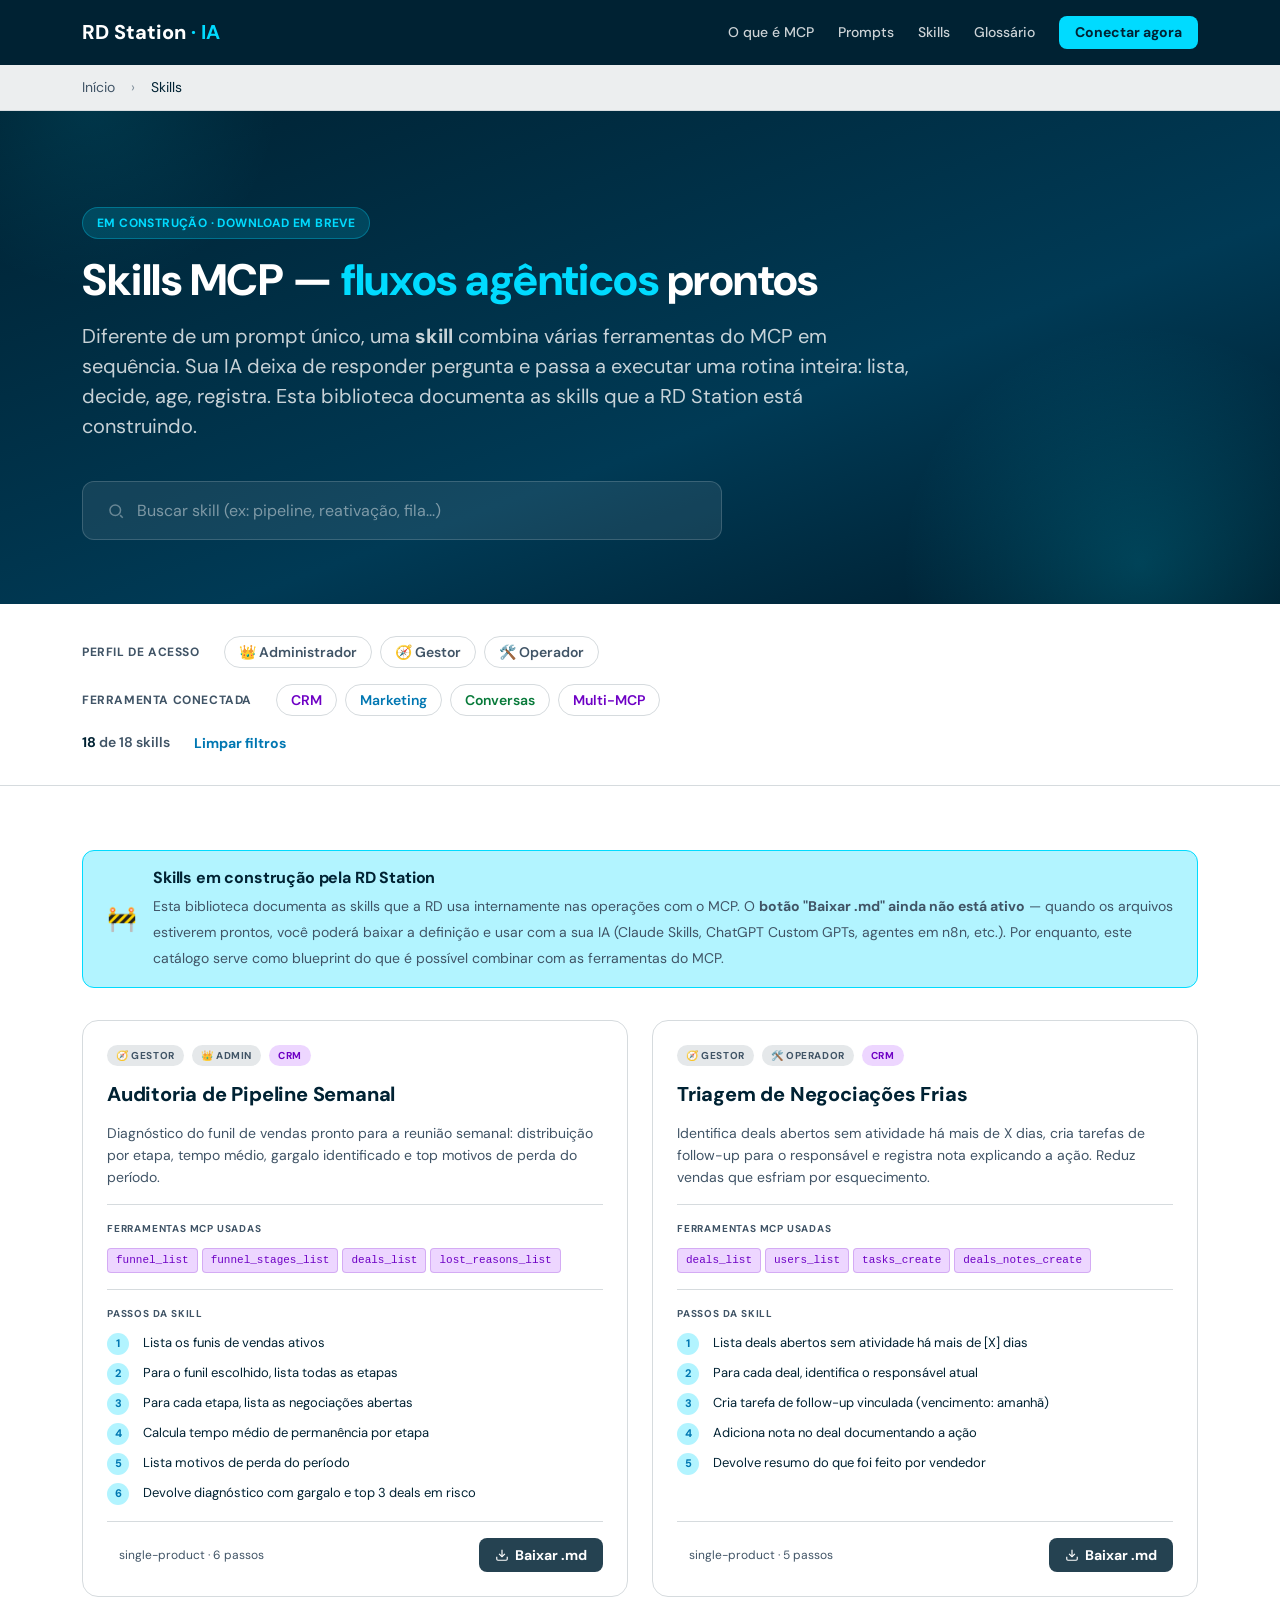
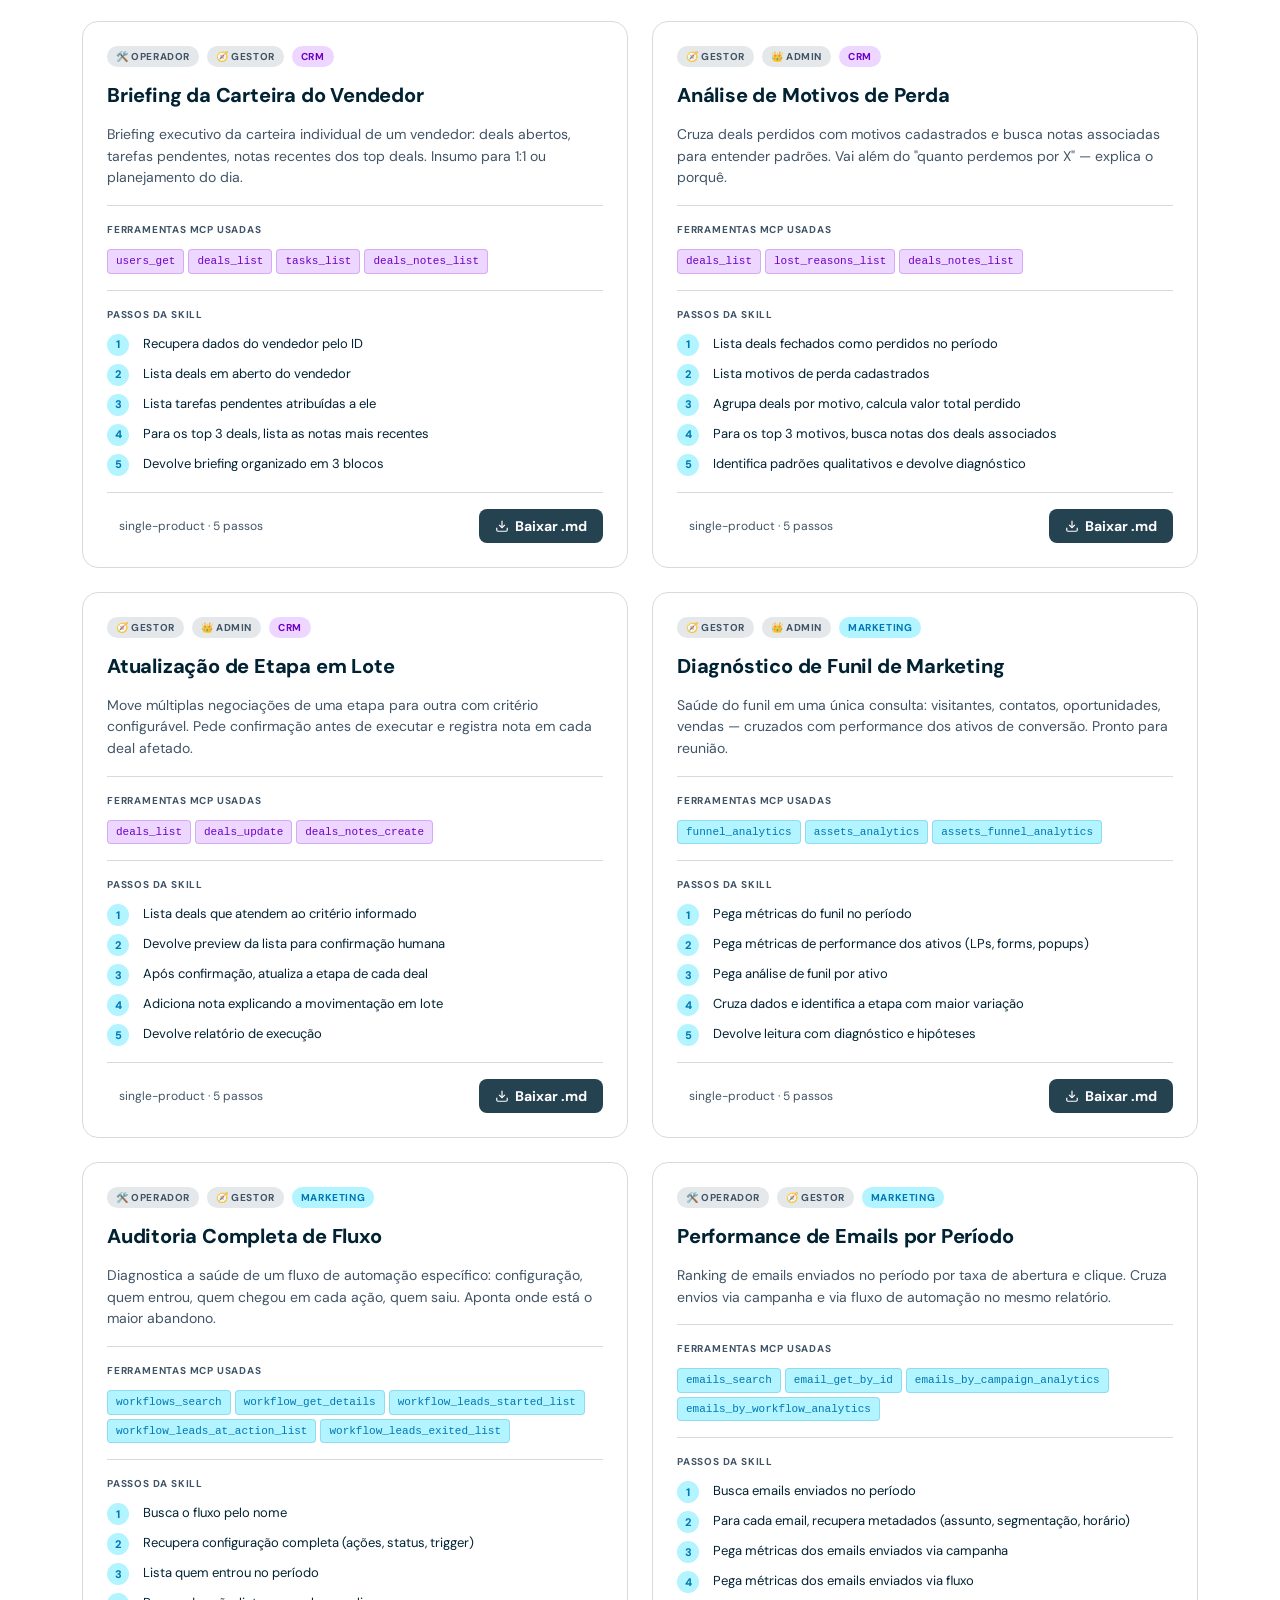
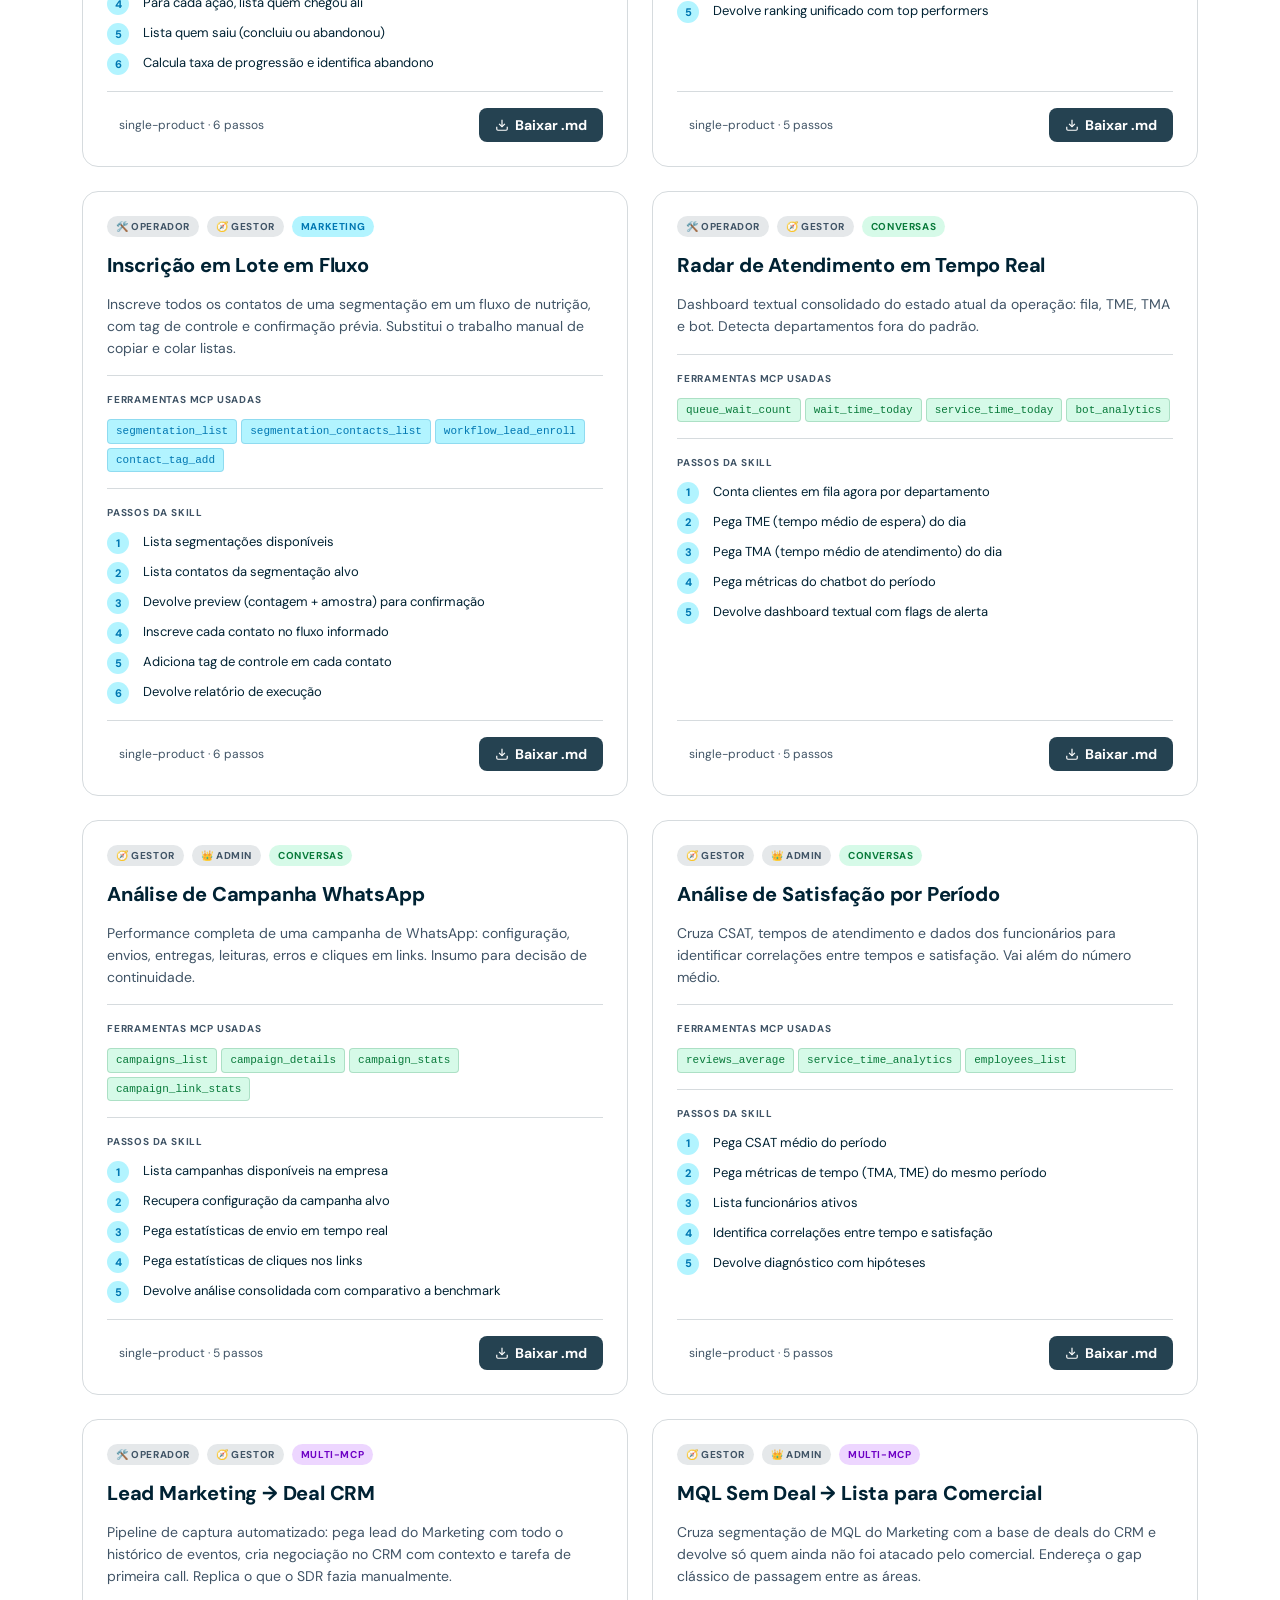
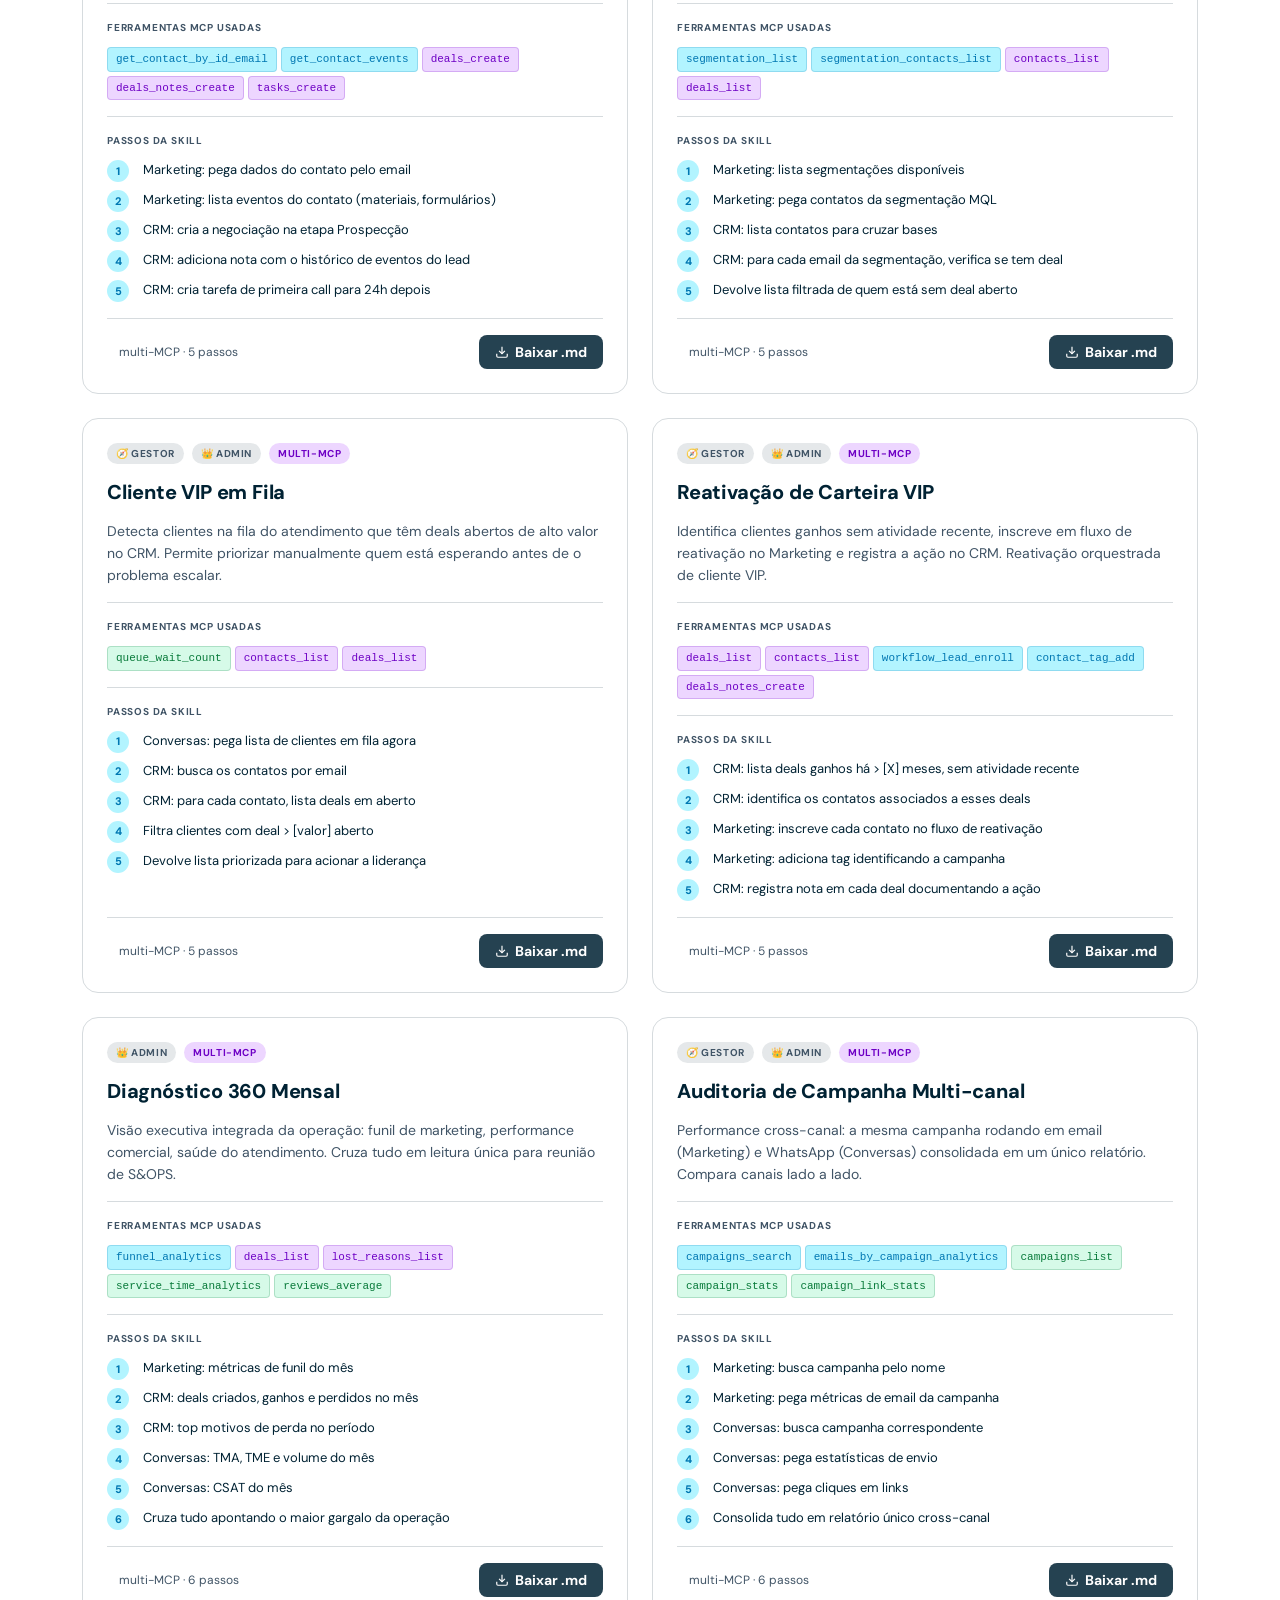
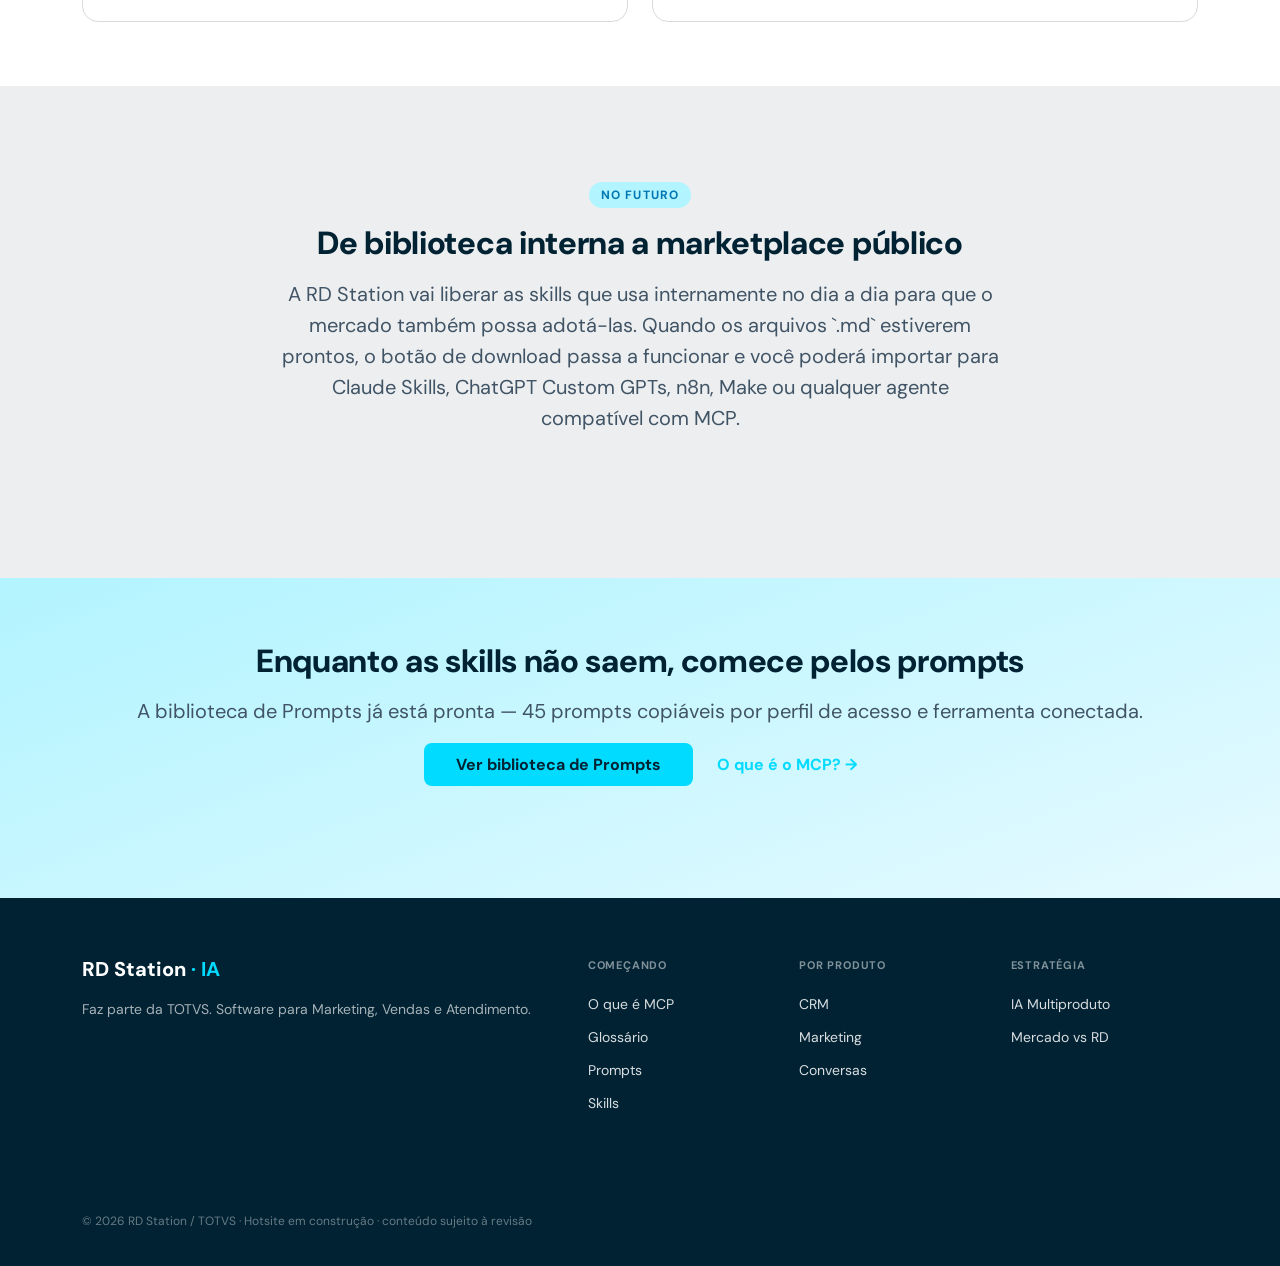
<file: skills-mcp.html>
<!DOCTYPE html>
<html lang="pt-BR">
<head>
  <meta charset="UTF-8" />
  <meta name="viewport" content="width=device-width, initial-scale=1.0" />
  <meta name="theme-color" content="#002233" />

  <title>Skills MCP — RD Station · biblioteca de fluxos agênticos</title>
  <meta name="description" content="Biblioteca de skills agênticas para o MCP da RD Station. Combinações documentadas de ferramentas MCP que executam fluxos completos: diagnóstico, operação em lote, ciclo de lead, cross-channel." />

  <link rel="preconnect" href="https://fonts.googleapis.com" />
  <link rel="preconnect" href="https://fonts.gstatic.com" crossorigin />
  <link href="https://fonts.googleapis.com/css2?family=DM+Sans:wght@400;500;700;800&display=swap" rel="stylesheet" />

  <link rel="stylesheet" href="_styles.css" />
</head>
<body>

  <header class="site-header">
    <div class="container header-inner">
      <a href="index.html" class="logo">RD Station <span class="logo-tag">· IA</span></a>
      <nav class="nav">
        <a href="o-que-e-mcp.html" class="nav-link">O que é MCP</a>
        <a href="prompts-mcp.html" class="nav-link">Prompts</a>
        <a href="skills-mcp.html" class="nav-link">Skills</a>
        <a href="glossario.html" class="nav-link">Glossário</a>
        <a href="https://mcp.rdstationmentor.com" target="_blank" rel="noopener" class="btn btn-primary btn-sm">Conectar agora</a>
      </nav>
    </div>
  </header>

  <nav class="page-nav">
    <div class="container">
      <a href="index.html">Início</a>
      <span class="page-nav-sep">›</span>
      <span>Skills</span>
    </div>
  </nav>

  <section class="hero">
    <div class="container">
      <span class="badge badge-primary">Em construção · download em breve</span>
      <h1>Skills MCP — <em>fluxos agênticos</em> prontos</h1>
      <p class="lead">Diferente de um prompt único, uma <strong>skill</strong> combina várias ferramentas do MCP em sequência. Sua IA deixa de responder pergunta e passa a executar uma rotina inteira: lista, decide, age, registra. Esta biblioteca documenta as skills que a RD Station está construindo.</p>
      <div class="search-wrap">
        <svg viewBox="0 0 24 24" fill="none" stroke="currentColor" stroke-width="2"><circle cx="11" cy="11" r="7"/><path d="m21 21-3.5-3.5"/></svg>
        <input id="search" class="search-input" type="text" placeholder="Buscar skill (ex: pipeline, reativação, fila...)" />
      </div>
    </div>
  </section>

  <!-- Aviso -->
  <section class="filters">
    <div class="container">
      <div class="filter-row">
        <span class="filter-label">Perfil de acesso</span>
        <div class="filter-chips">
          <button class="filter-chip" data-filter="perfil-admin">👑 Administrador</button>
          <button class="filter-chip" data-filter="perfil-gestor">🧭 Gestor</button>
          <button class="filter-chip" data-filter="perfil-operador">🛠️ Operador</button>
        </div>
      </div>
      <div class="filter-row">
        <span class="filter-label">Ferramenta conectada</span>
        <div class="filter-chips">
          <button class="filter-chip" data-filter="produto-crm">CRM</button>
          <button class="filter-chip" data-filter="produto-marketing">Marketing</button>
          <button class="filter-chip" data-filter="produto-conversas">Conversas</button>
          <button class="filter-chip" data-filter="produto-multi">Multi-MCP</button>
        </div>
      </div>
      <div class="filter-row">
        <span class="filter-counter"><strong id="counter">18</strong> de <span id="total">18</span> skills</span>
        <button class="filter-reset" id="reset">Limpar filtros</button>
      </div>
    </div>
  </section>

  <section class="marketplace">
    <div class="container">

      <div class="marketplace-banner">
        <div class="marketplace-banner-icon">🚧</div>
        <div class="marketplace-banner-content">
          <h4>Skills em construção pela RD Station</h4>
          <p>Esta biblioteca documenta as skills que a RD usa internamente nas operações com o MCP. O <strong>botão "Baixar .md" ainda não está ativo</strong> — quando os arquivos estiverem prontos, você poderá baixar a definição e usar com a sua IA (Claude Skills, ChatGPT Custom GPTs, agentes em n8n, etc.). Por enquanto, este catálogo serve como blueprint do que é possível combinar com as ferramentas do MCP.</p>
        </div>
      </div>

      <div class="marketplace-grid" id="grid">

        <!-- ============== CRM SKILLS ============== -->

        <!-- Skill 1: Auditoria de Pipeline Semanal -->
        <article class="skill-card" data-tags="perfil-gestor perfil-admin produto-crm">
          <div class="skill-card-tags">
            <span class="prompt-tag">🧭 Gestor</span>
            <span class="prompt-tag">👑 Admin</span>
            <span class="prompt-tag" data-product="crm">CRM</span>
          </div>
          <h3 class="skill-card-title">Auditoria de Pipeline Semanal</h3>
          <p class="skill-card-desc">Diagnóstico do funil de vendas pronto para a reunião semanal: distribuição por etapa, tempo médio, gargalo identificado e top motivos de perda do período.</p>

          <div class="skill-section">
            <div class="skill-section-label">Ferramentas MCP usadas</div>
            <div class="skill-tools">
              <code class="tool-pill" data-product="crm">funnel_list</code>
              <code class="tool-pill" data-product="crm">funnel_stages_list</code>
              <code class="tool-pill" data-product="crm">deals_list</code>
              <code class="tool-pill" data-product="crm">lost_reasons_list</code>
            </div>
          </div>

          <div class="skill-section">
            <div class="skill-section-label">Passos da skill</div>
            <ol class="skill-steps">
              <li>Lista os funis de vendas ativos</li>
              <li>Para o funil escolhido, lista todas as etapas</li>
              <li>Para cada etapa, lista as negociações abertas</li>
              <li>Calcula tempo médio de permanência por etapa</li>
              <li>Lista motivos de perda do período</li>
              <li>Devolve diagnóstico com gargalo e top 3 deals em risco</li>
            </ol>
          </div>

          <div class="skill-card-footer">
            <span class="skill-meta"><span class="skill-meta-dot"></span> single-product · 6 passos</span>
            <button class="download-btn" disabled>
              <svg viewBox="0 0 24 24" fill="none" stroke="currentColor" stroke-width="2"><path d="M21 15v4a2 2 0 0 1-2 2H5a2 2 0 0 1-2-2v-4"/><polyline points="7 10 12 15 17 10"/><line x1="12" y1="15" x2="12" y2="3"/></svg>
              Baixar .md
              <span class="tooltip">Em breve — skill ainda não disponível para download</span>
            </button>
          </div>
        </article>

        <!-- Skill 2: Triagem de Negociações Frias -->
        <article class="skill-card" data-tags="perfil-gestor perfil-operador produto-crm">
          <div class="skill-card-tags">
            <span class="prompt-tag">🧭 Gestor</span>
            <span class="prompt-tag">🛠️ Operador</span>
            <span class="prompt-tag" data-product="crm">CRM</span>
          </div>
          <h3 class="skill-card-title">Triagem de Negociações Frias</h3>
          <p class="skill-card-desc">Identifica deals abertos sem atividade há mais de X dias, cria tarefas de follow-up para o responsável e registra nota explicando a ação. Reduz vendas que esfriam por esquecimento.</p>

          <div class="skill-section">
            <div class="skill-section-label">Ferramentas MCP usadas</div>
            <div class="skill-tools">
              <code class="tool-pill" data-product="crm">deals_list</code>
              <code class="tool-pill" data-product="crm">users_list</code>
              <code class="tool-pill" data-product="crm">tasks_create</code>
              <code class="tool-pill" data-product="crm">deals_notes_create</code>
            </div>
          </div>

          <div class="skill-section">
            <div class="skill-section-label">Passos da skill</div>
            <ol class="skill-steps">
              <li>Lista deals abertos sem atividade há mais de [X] dias</li>
              <li>Para cada deal, identifica o responsável atual</li>
              <li>Cria tarefa de follow-up vinculada (vencimento: amanhã)</li>
              <li>Adiciona nota no deal documentando a ação</li>
              <li>Devolve resumo do que foi feito por vendedor</li>
            </ol>
          </div>

          <div class="skill-card-footer">
            <span class="skill-meta"><span class="skill-meta-dot"></span> single-product · 5 passos</span>
            <button class="download-btn" disabled>
              <svg viewBox="0 0 24 24" fill="none" stroke="currentColor" stroke-width="2"><path d="M21 15v4a2 2 0 0 1-2 2H5a2 2 0 0 1-2-2v-4"/><polyline points="7 10 12 15 17 10"/><line x1="12" y1="15" x2="12" y2="3"/></svg>
              Baixar .md
              <span class="tooltip">Em breve — skill ainda não disponível para download</span>
            </button>
          </div>
        </article>

        <!-- Skill 3: Briefing da Carteira do Vendedor -->
        <article class="skill-card" data-tags="perfil-operador perfil-gestor produto-crm">
          <div class="skill-card-tags">
            <span class="prompt-tag">🛠️ Operador</span>
            <span class="prompt-tag">🧭 Gestor</span>
            <span class="prompt-tag" data-product="crm">CRM</span>
          </div>
          <h3 class="skill-card-title">Briefing da Carteira do Vendedor</h3>
          <p class="skill-card-desc">Briefing executivo da carteira individual de um vendedor: deals abertos, tarefas pendentes, notas recentes dos top deals. Insumo para 1:1 ou planejamento do dia.</p>

          <div class="skill-section">
            <div class="skill-section-label">Ferramentas MCP usadas</div>
            <div class="skill-tools">
              <code class="tool-pill" data-product="crm">users_get</code>
              <code class="tool-pill" data-product="crm">deals_list</code>
              <code class="tool-pill" data-product="crm">tasks_list</code>
              <code class="tool-pill" data-product="crm">deals_notes_list</code>
            </div>
          </div>

          <div class="skill-section">
            <div class="skill-section-label">Passos da skill</div>
            <ol class="skill-steps">
              <li>Recupera dados do vendedor pelo ID</li>
              <li>Lista deals em aberto do vendedor</li>
              <li>Lista tarefas pendentes atribuídas a ele</li>
              <li>Para os top 3 deals, lista as notas mais recentes</li>
              <li>Devolve briefing organizado em 3 blocos</li>
            </ol>
          </div>

          <div class="skill-card-footer">
            <span class="skill-meta"><span class="skill-meta-dot"></span> single-product · 5 passos</span>
            <button class="download-btn" disabled>
              <svg viewBox="0 0 24 24" fill="none" stroke="currentColor" stroke-width="2"><path d="M21 15v4a2 2 0 0 1-2 2H5a2 2 0 0 1-2-2v-4"/><polyline points="7 10 12 15 17 10"/><line x1="12" y1="15" x2="12" y2="3"/></svg>
              Baixar .md
              <span class="tooltip">Em breve — skill ainda não disponível para download</span>
            </button>
          </div>
        </article>

        <!-- Skill 4: Análise de Motivos de Perda -->
        <article class="skill-card" data-tags="perfil-gestor perfil-admin produto-crm">
          <div class="skill-card-tags">
            <span class="prompt-tag">🧭 Gestor</span>
            <span class="prompt-tag">👑 Admin</span>
            <span class="prompt-tag" data-product="crm">CRM</span>
          </div>
          <h3 class="skill-card-title">Análise de Motivos de Perda</h3>
          <p class="skill-card-desc">Cruza deals perdidos com motivos cadastrados e busca notas associadas para entender padrões. Vai além do "quanto perdemos por X" — explica o porquê.</p>

          <div class="skill-section">
            <div class="skill-section-label">Ferramentas MCP usadas</div>
            <div class="skill-tools">
              <code class="tool-pill" data-product="crm">deals_list</code>
              <code class="tool-pill" data-product="crm">lost_reasons_list</code>
              <code class="tool-pill" data-product="crm">deals_notes_list</code>
            </div>
          </div>

          <div class="skill-section">
            <div class="skill-section-label">Passos da skill</div>
            <ol class="skill-steps">
              <li>Lista deals fechados como perdidos no período</li>
              <li>Lista motivos de perda cadastrados</li>
              <li>Agrupa deals por motivo, calcula valor total perdido</li>
              <li>Para os top 3 motivos, busca notas dos deals associados</li>
              <li>Identifica padrões qualitativos e devolve diagnóstico</li>
            </ol>
          </div>

          <div class="skill-card-footer">
            <span class="skill-meta"><span class="skill-meta-dot"></span> single-product · 5 passos</span>
            <button class="download-btn" disabled>
              <svg viewBox="0 0 24 24" fill="none" stroke="currentColor" stroke-width="2"><path d="M21 15v4a2 2 0 0 1-2 2H5a2 2 0 0 1-2-2v-4"/><polyline points="7 10 12 15 17 10"/><line x1="12" y1="15" x2="12" y2="3"/></svg>
              Baixar .md
              <span class="tooltip">Em breve — skill ainda não disponível para download</span>
            </button>
          </div>
        </article>

        <!-- Skill 5: Atualização de Etapa em Lote -->
        <article class="skill-card" data-tags="perfil-gestor perfil-admin produto-crm">
          <div class="skill-card-tags">
            <span class="prompt-tag">🧭 Gestor</span>
            <span class="prompt-tag">👑 Admin</span>
            <span class="prompt-tag" data-product="crm">CRM</span>
          </div>
          <h3 class="skill-card-title">Atualização de Etapa em Lote</h3>
          <p class="skill-card-desc">Move múltiplas negociações de uma etapa para outra com critério configurável. Pede confirmação antes de executar e registra nota em cada deal afetado.</p>

          <div class="skill-section">
            <div class="skill-section-label">Ferramentas MCP usadas</div>
            <div class="skill-tools">
              <code class="tool-pill" data-product="crm">deals_list</code>
              <code class="tool-pill" data-product="crm">deals_update</code>
              <code class="tool-pill" data-product="crm">deals_notes_create</code>
            </div>
          </div>

          <div class="skill-section">
            <div class="skill-section-label">Passos da skill</div>
            <ol class="skill-steps">
              <li>Lista deals que atendem ao critério informado</li>
              <li>Devolve preview da lista para confirmação humana</li>
              <li>Após confirmação, atualiza a etapa de cada deal</li>
              <li>Adiciona nota explicando a movimentação em lote</li>
              <li>Devolve relatório de execução</li>
            </ol>
          </div>

          <div class="skill-card-footer">
            <span class="skill-meta"><span class="skill-meta-dot"></span> single-product · 5 passos</span>
            <button class="download-btn" disabled>
              <svg viewBox="0 0 24 24" fill="none" stroke="currentColor" stroke-width="2"><path d="M21 15v4a2 2 0 0 1-2 2H5a2 2 0 0 1-2-2v-4"/><polyline points="7 10 12 15 17 10"/><line x1="12" y1="15" x2="12" y2="3"/></svg>
              Baixar .md
              <span class="tooltip">Em breve — skill ainda não disponível para download</span>
            </button>
          </div>
        </article>

        <!-- ============== MARKETING SKILLS ============== -->

        <!-- Skill 6: Diagnóstico de Funil de Marketing -->
        <article class="skill-card" data-tags="perfil-gestor perfil-admin produto-marketing">
          <div class="skill-card-tags">
            <span class="prompt-tag">🧭 Gestor</span>
            <span class="prompt-tag">👑 Admin</span>
            <span class="prompt-tag" data-product="marketing">Marketing</span>
          </div>
          <h3 class="skill-card-title">Diagnóstico de Funil de Marketing</h3>
          <p class="skill-card-desc">Saúde do funil em uma única consulta: visitantes, contatos, oportunidades, vendas — cruzados com performance dos ativos de conversão. Pronto para reunião.</p>

          <div class="skill-section">
            <div class="skill-section-label">Ferramentas MCP usadas</div>
            <div class="skill-tools">
              <code class="tool-pill" data-product="marketing">funnel_analytics</code>
              <code class="tool-pill" data-product="marketing">assets_analytics</code>
              <code class="tool-pill" data-product="marketing">assets_funnel_analytics</code>
            </div>
          </div>

          <div class="skill-section">
            <div class="skill-section-label">Passos da skill</div>
            <ol class="skill-steps">
              <li>Pega métricas do funil no período</li>
              <li>Pega métricas de performance dos ativos (LPs, forms, popups)</li>
              <li>Pega análise de funil por ativo</li>
              <li>Cruza dados e identifica a etapa com maior variação</li>
              <li>Devolve leitura com diagnóstico e hipóteses</li>
            </ol>
          </div>

          <div class="skill-card-footer">
            <span class="skill-meta"><span class="skill-meta-dot"></span> single-product · 5 passos</span>
            <button class="download-btn" disabled>
              <svg viewBox="0 0 24 24" fill="none" stroke="currentColor" stroke-width="2"><path d="M21 15v4a2 2 0 0 1-2 2H5a2 2 0 0 1-2-2v-4"/><polyline points="7 10 12 15 17 10"/><line x1="12" y1="15" x2="12" y2="3"/></svg>
              Baixar .md
              <span class="tooltip">Em breve — skill ainda não disponível para download</span>
            </button>
          </div>
        </article>

        <!-- Skill 7: Auditoria Completa de Fluxo -->
        <article class="skill-card" data-tags="perfil-operador perfil-gestor produto-marketing">
          <div class="skill-card-tags">
            <span class="prompt-tag">🛠️ Operador</span>
            <span class="prompt-tag">🧭 Gestor</span>
            <span class="prompt-tag" data-product="marketing">Marketing</span>
          </div>
          <h3 class="skill-card-title">Auditoria Completa de Fluxo</h3>
          <p class="skill-card-desc">Diagnostica a saúde de um fluxo de automação específico: configuração, quem entrou, quem chegou em cada ação, quem saiu. Aponta onde está o maior abandono.</p>

          <div class="skill-section">
            <div class="skill-section-label">Ferramentas MCP usadas</div>
            <div class="skill-tools">
              <code class="tool-pill" data-product="marketing">workflows_search</code>
              <code class="tool-pill" data-product="marketing">workflow_get_details</code>
              <code class="tool-pill" data-product="marketing">workflow_leads_started_list</code>
              <code class="tool-pill" data-product="marketing">workflow_leads_at_action_list</code>
              <code class="tool-pill" data-product="marketing">workflow_leads_exited_list</code>
            </div>
          </div>

          <div class="skill-section">
            <div class="skill-section-label">Passos da skill</div>
            <ol class="skill-steps">
              <li>Busca o fluxo pelo nome</li>
              <li>Recupera configuração completa (ações, status, trigger)</li>
              <li>Lista quem entrou no período</li>
              <li>Para cada ação, lista quem chegou ali</li>
              <li>Lista quem saiu (concluiu ou abandonou)</li>
              <li>Calcula taxa de progressão e identifica abandono</li>
            </ol>
          </div>

          <div class="skill-card-footer">
            <span class="skill-meta"><span class="skill-meta-dot"></span> single-product · 6 passos</span>
            <button class="download-btn" disabled>
              <svg viewBox="0 0 24 24" fill="none" stroke="currentColor" stroke-width="2"><path d="M21 15v4a2 2 0 0 1-2 2H5a2 2 0 0 1-2-2v-4"/><polyline points="7 10 12 15 17 10"/><line x1="12" y1="15" x2="12" y2="3"/></svg>
              Baixar .md
              <span class="tooltip">Em breve — skill ainda não disponível para download</span>
            </button>
          </div>
        </article>

        <!-- Skill 8: Performance de Emails por Período -->
        <article class="skill-card" data-tags="perfil-operador perfil-gestor produto-marketing">
          <div class="skill-card-tags">
            <span class="prompt-tag">🛠️ Operador</span>
            <span class="prompt-tag">🧭 Gestor</span>
            <span class="prompt-tag" data-product="marketing">Marketing</span>
          </div>
          <h3 class="skill-card-title">Performance de Emails por Período</h3>
          <p class="skill-card-desc">Ranking de emails enviados no período por taxa de abertura e clique. Cruza envios via campanha e via fluxo de automação no mesmo relatório.</p>

          <div class="skill-section">
            <div class="skill-section-label">Ferramentas MCP usadas</div>
            <div class="skill-tools">
              <code class="tool-pill" data-product="marketing">emails_search</code>
              <code class="tool-pill" data-product="marketing">email_get_by_id</code>
              <code class="tool-pill" data-product="marketing">emails_by_campaign_analytics</code>
              <code class="tool-pill" data-product="marketing">emails_by_workflow_analytics</code>
            </div>
          </div>

          <div class="skill-section">
            <div class="skill-section-label">Passos da skill</div>
            <ol class="skill-steps">
              <li>Busca emails enviados no período</li>
              <li>Para cada email, recupera metadados (assunto, segmentação, horário)</li>
              <li>Pega métricas dos emails enviados via campanha</li>
              <li>Pega métricas dos emails enviados via fluxo</li>
              <li>Devolve ranking unificado com top performers</li>
            </ol>
          </div>

          <div class="skill-card-footer">
            <span class="skill-meta"><span class="skill-meta-dot"></span> single-product · 5 passos</span>
            <button class="download-btn" disabled>
              <svg viewBox="0 0 24 24" fill="none" stroke="currentColor" stroke-width="2"><path d="M21 15v4a2 2 0 0 1-2 2H5a2 2 0 0 1-2-2v-4"/><polyline points="7 10 12 15 17 10"/><line x1="12" y1="15" x2="12" y2="3"/></svg>
              Baixar .md
              <span class="tooltip">Em breve — skill ainda não disponível para download</span>
            </button>
          </div>
        </article>

        <!-- Skill 9: Inscrição em Lote em Fluxo -->
        <article class="skill-card" data-tags="perfil-operador perfil-gestor produto-marketing">
          <div class="skill-card-tags">
            <span class="prompt-tag">🛠️ Operador</span>
            <span class="prompt-tag">🧭 Gestor</span>
            <span class="prompt-tag" data-product="marketing">Marketing</span>
          </div>
          <h3 class="skill-card-title">Inscrição em Lote em Fluxo</h3>
          <p class="skill-card-desc">Inscreve todos os contatos de uma segmentação em um fluxo de nutrição, com tag de controle e confirmação prévia. Substitui o trabalho manual de copiar e colar listas.</p>

          <div class="skill-section">
            <div class="skill-section-label">Ferramentas MCP usadas</div>
            <div class="skill-tools">
              <code class="tool-pill" data-product="marketing">segmentation_list</code>
              <code class="tool-pill" data-product="marketing">segmentation_contacts_list</code>
              <code class="tool-pill" data-product="marketing">workflow_lead_enroll</code>
              <code class="tool-pill" data-product="marketing">contact_tag_add</code>
            </div>
          </div>

          <div class="skill-section">
            <div class="skill-section-label">Passos da skill</div>
            <ol class="skill-steps">
              <li>Lista segmentações disponíveis</li>
              <li>Lista contatos da segmentação alvo</li>
              <li>Devolve preview (contagem + amostra) para confirmação</li>
              <li>Inscreve cada contato no fluxo informado</li>
              <li>Adiciona tag de controle em cada contato</li>
              <li>Devolve relatório de execução</li>
            </ol>
          </div>

          <div class="skill-card-footer">
            <span class="skill-meta"><span class="skill-meta-dot"></span> single-product · 6 passos</span>
            <button class="download-btn" disabled>
              <svg viewBox="0 0 24 24" fill="none" stroke="currentColor" stroke-width="2"><path d="M21 15v4a2 2 0 0 1-2 2H5a2 2 0 0 1-2-2v-4"/><polyline points="7 10 12 15 17 10"/><line x1="12" y1="15" x2="12" y2="3"/></svg>
              Baixar .md
              <span class="tooltip">Em breve — skill ainda não disponível para download</span>
            </button>
          </div>
        </article>

        <!-- ============== CONVERSAS SKILLS ============== -->

        <!-- Skill 10: Radar de Atendimento em Tempo Real -->
        <article class="skill-card" data-tags="perfil-operador perfil-gestor produto-conversas">
          <div class="skill-card-tags">
            <span class="prompt-tag">🛠️ Operador</span>
            <span class="prompt-tag">🧭 Gestor</span>
            <span class="prompt-tag" data-product="conversas">Conversas</span>
          </div>
          <h3 class="skill-card-title">Radar de Atendimento em Tempo Real</h3>
          <p class="skill-card-desc">Dashboard textual consolidado do estado atual da operação: fila, TME, TMA e bot. Detecta departamentos fora do padrão.</p>

          <div class="skill-section">
            <div class="skill-section-label">Ferramentas MCP usadas</div>
            <div class="skill-tools">
              <code class="tool-pill" data-product="conversas">queue_wait_count</code>
              <code class="tool-pill" data-product="conversas">wait_time_today</code>
              <code class="tool-pill" data-product="conversas">service_time_today</code>
              <code class="tool-pill" data-product="conversas">bot_analytics</code>
            </div>
          </div>

          <div class="skill-section">
            <div class="skill-section-label">Passos da skill</div>
            <ol class="skill-steps">
              <li>Conta clientes em fila agora por departamento</li>
              <li>Pega TME (tempo médio de espera) do dia</li>
              <li>Pega TMA (tempo médio de atendimento) do dia</li>
              <li>Pega métricas do chatbot do período</li>
              <li>Devolve dashboard textual com flags de alerta</li>
            </ol>
          </div>

          <div class="skill-card-footer">
            <span class="skill-meta"><span class="skill-meta-dot"></span> single-product · 5 passos</span>
            <button class="download-btn" disabled>
              <svg viewBox="0 0 24 24" fill="none" stroke="currentColor" stroke-width="2"><path d="M21 15v4a2 2 0 0 1-2 2H5a2 2 0 0 1-2-2v-4"/><polyline points="7 10 12 15 17 10"/><line x1="12" y1="15" x2="12" y2="3"/></svg>
              Baixar .md
              <span class="tooltip">Em breve — skill ainda não disponível para download</span>
            </button>
          </div>
        </article>

        <!-- Skill 11: Análise de Campanha WhatsApp -->
        <article class="skill-card" data-tags="perfil-gestor perfil-admin produto-conversas">
          <div class="skill-card-tags">
            <span class="prompt-tag">🧭 Gestor</span>
            <span class="prompt-tag">👑 Admin</span>
            <span class="prompt-tag" data-product="conversas">Conversas</span>
          </div>
          <h3 class="skill-card-title">Análise de Campanha WhatsApp</h3>
          <p class="skill-card-desc">Performance completa de uma campanha de WhatsApp: configuração, envios, entregas, leituras, erros e cliques em links. Insumo para decisão de continuidade.</p>

          <div class="skill-section">
            <div class="skill-section-label">Ferramentas MCP usadas</div>
            <div class="skill-tools">
              <code class="tool-pill" data-product="conversas">campaigns_list</code>
              <code class="tool-pill" data-product="conversas">campaign_details</code>
              <code class="tool-pill" data-product="conversas">campaign_stats</code>
              <code class="tool-pill" data-product="conversas">campaign_link_stats</code>
            </div>
          </div>

          <div class="skill-section">
            <div class="skill-section-label">Passos da skill</div>
            <ol class="skill-steps">
              <li>Lista campanhas disponíveis na empresa</li>
              <li>Recupera configuração da campanha alvo</li>
              <li>Pega estatísticas de envio em tempo real</li>
              <li>Pega estatísticas de cliques nos links</li>
              <li>Devolve análise consolidada com comparativo a benchmark</li>
            </ol>
          </div>

          <div class="skill-card-footer">
            <span class="skill-meta"><span class="skill-meta-dot"></span> single-product · 5 passos</span>
            <button class="download-btn" disabled>
              <svg viewBox="0 0 24 24" fill="none" stroke="currentColor" stroke-width="2"><path d="M21 15v4a2 2 0 0 1-2 2H5a2 2 0 0 1-2-2v-4"/><polyline points="7 10 12 15 17 10"/><line x1="12" y1="15" x2="12" y2="3"/></svg>
              Baixar .md
              <span class="tooltip">Em breve — skill ainda não disponível para download</span>
            </button>
          </div>
        </article>

        <!-- Skill 12: Análise de Satisfação por Período -->
        <article class="skill-card" data-tags="perfil-gestor perfil-admin produto-conversas">
          <div class="skill-card-tags">
            <span class="prompt-tag">🧭 Gestor</span>
            <span class="prompt-tag">👑 Admin</span>
            <span class="prompt-tag" data-product="conversas">Conversas</span>
          </div>
          <h3 class="skill-card-title">Análise de Satisfação por Período</h3>
          <p class="skill-card-desc">Cruza CSAT, tempos de atendimento e dados dos funcionários para identificar correlações entre tempos e satisfação. Vai além do número médio.</p>

          <div class="skill-section">
            <div class="skill-section-label">Ferramentas MCP usadas</div>
            <div class="skill-tools">
              <code class="tool-pill" data-product="conversas">reviews_average</code>
              <code class="tool-pill" data-product="conversas">service_time_analytics</code>
              <code class="tool-pill" data-product="conversas">employees_list</code>
            </div>
          </div>

          <div class="skill-section">
            <div class="skill-section-label">Passos da skill</div>
            <ol class="skill-steps">
              <li>Pega CSAT médio do período</li>
              <li>Pega métricas de tempo (TMA, TME) do mesmo período</li>
              <li>Lista funcionários ativos</li>
              <li>Identifica correlações entre tempo e satisfação</li>
              <li>Devolve diagnóstico com hipóteses</li>
            </ol>
          </div>

          <div class="skill-card-footer">
            <span class="skill-meta"><span class="skill-meta-dot"></span> single-product · 5 passos</span>
            <button class="download-btn" disabled>
              <svg viewBox="0 0 24 24" fill="none" stroke="currentColor" stroke-width="2"><path d="M21 15v4a2 2 0 0 1-2 2H5a2 2 0 0 1-2-2v-4"/><polyline points="7 10 12 15 17 10"/><line x1="12" y1="15" x2="12" y2="3"/></svg>
              Baixar .md
              <span class="tooltip">Em breve — skill ainda não disponível para download</span>
            </button>
          </div>
        </article>

        <!-- ============== MULTI-MCP SKILLS ============== -->

        <!-- Skill 13: Lead Marketing → Deal CRM -->
        <article class="skill-card" data-tags="perfil-operador perfil-gestor produto-multi">
          <div class="skill-card-tags">
            <span class="prompt-tag">🛠️ Operador</span>
            <span class="prompt-tag">🧭 Gestor</span>
            <span class="prompt-tag" data-product="multi">Multi-MCP</span>
          </div>
          <h3 class="skill-card-title">Lead Marketing → Deal CRM</h3>
          <p class="skill-card-desc">Pipeline de captura automatizado: pega lead do Marketing com todo o histórico de eventos, cria negociação no CRM com contexto e tarefa de primeira call. Replica o que o SDR fazia manualmente.</p>

          <div class="skill-section">
            <div class="skill-section-label">Ferramentas MCP usadas</div>
            <div class="skill-tools">
              <code class="tool-pill" data-product="marketing">get_contact_by_id_email</code>
              <code class="tool-pill" data-product="marketing">get_contact_events</code>
              <code class="tool-pill" data-product="crm">deals_create</code>
              <code class="tool-pill" data-product="crm">deals_notes_create</code>
              <code class="tool-pill" data-product="crm">tasks_create</code>
            </div>
          </div>

          <div class="skill-section">
            <div class="skill-section-label">Passos da skill</div>
            <ol class="skill-steps">
              <li>Marketing: pega dados do contato pelo email</li>
              <li>Marketing: lista eventos do contato (materiais, formulários)</li>
              <li>CRM: cria a negociação na etapa Prospecção</li>
              <li>CRM: adiciona nota com o histórico de eventos do lead</li>
              <li>CRM: cria tarefa de primeira call para 24h depois</li>
            </ol>
          </div>

          <div class="skill-card-footer">
            <span class="skill-meta"><span class="skill-meta-dot"></span> multi-MCP · 5 passos</span>
            <button class="download-btn" disabled>
              <svg viewBox="0 0 24 24" fill="none" stroke="currentColor" stroke-width="2"><path d="M21 15v4a2 2 0 0 1-2 2H5a2 2 0 0 1-2-2v-4"/><polyline points="7 10 12 15 17 10"/><line x1="12" y1="15" x2="12" y2="3"/></svg>
              Baixar .md
              <span class="tooltip">Em breve — skill ainda não disponível para download</span>
            </button>
          </div>
        </article>

        <!-- Skill 14: MQL Sem Deal → Lista para Comercial -->
        <article class="skill-card" data-tags="perfil-gestor perfil-admin produto-multi">
          <div class="skill-card-tags">
            <span class="prompt-tag">🧭 Gestor</span>
            <span class="prompt-tag">👑 Admin</span>
            <span class="prompt-tag" data-product="multi">Multi-MCP</span>
          </div>
          <h3 class="skill-card-title">MQL Sem Deal → Lista para Comercial</h3>
          <p class="skill-card-desc">Cruza segmentação de MQL do Marketing com a base de deals do CRM e devolve só quem ainda não foi atacado pelo comercial. Endereça o gap clássico de passagem entre as áreas.</p>

          <div class="skill-section">
            <div class="skill-section-label">Ferramentas MCP usadas</div>
            <div class="skill-tools">
              <code class="tool-pill" data-product="marketing">segmentation_list</code>
              <code class="tool-pill" data-product="marketing">segmentation_contacts_list</code>
              <code class="tool-pill" data-product="crm">contacts_list</code>
              <code class="tool-pill" data-product="crm">deals_list</code>
            </div>
          </div>

          <div class="skill-section">
            <div class="skill-section-label">Passos da skill</div>
            <ol class="skill-steps">
              <li>Marketing: lista segmentações disponíveis</li>
              <li>Marketing: pega contatos da segmentação MQL</li>
              <li>CRM: lista contatos para cruzar bases</li>
              <li>CRM: para cada email da segmentação, verifica se tem deal</li>
              <li>Devolve lista filtrada de quem está sem deal aberto</li>
            </ol>
          </div>

          <div class="skill-card-footer">
            <span class="skill-meta"><span class="skill-meta-dot"></span> multi-MCP · 5 passos</span>
            <button class="download-btn" disabled>
              <svg viewBox="0 0 24 24" fill="none" stroke="currentColor" stroke-width="2"><path d="M21 15v4a2 2 0 0 1-2 2H5a2 2 0 0 1-2-2v-4"/><polyline points="7 10 12 15 17 10"/><line x1="12" y1="15" x2="12" y2="3"/></svg>
              Baixar .md
              <span class="tooltip">Em breve — skill ainda não disponível para download</span>
            </button>
          </div>
        </article>

        <!-- Skill 15: Cliente VIP em Fila -->
        <article class="skill-card" data-tags="perfil-gestor perfil-admin produto-multi">
          <div class="skill-card-tags">
            <span class="prompt-tag">🧭 Gestor</span>
            <span class="prompt-tag">👑 Admin</span>
            <span class="prompt-tag" data-product="multi">Multi-MCP</span>
          </div>
          <h3 class="skill-card-title">Cliente VIP em Fila</h3>
          <p class="skill-card-desc">Detecta clientes na fila do atendimento que têm deals abertos de alto valor no CRM. Permite priorizar manualmente quem está esperando antes de o problema escalar.</p>

          <div class="skill-section">
            <div class="skill-section-label">Ferramentas MCP usadas</div>
            <div class="skill-tools">
              <code class="tool-pill" data-product="conversas">queue_wait_count</code>
              <code class="tool-pill" data-product="crm">contacts_list</code>
              <code class="tool-pill" data-product="crm">deals_list</code>
            </div>
          </div>

          <div class="skill-section">
            <div class="skill-section-label">Passos da skill</div>
            <ol class="skill-steps">
              <li>Conversas: pega lista de clientes em fila agora</li>
              <li>CRM: busca os contatos por email</li>
              <li>CRM: para cada contato, lista deals em aberto</li>
              <li>Filtra clientes com deal > [valor] aberto</li>
              <li>Devolve lista priorizada para acionar a liderança</li>
            </ol>
          </div>

          <div class="skill-card-footer">
            <span class="skill-meta"><span class="skill-meta-dot"></span> multi-MCP · 5 passos</span>
            <button class="download-btn" disabled>
              <svg viewBox="0 0 24 24" fill="none" stroke="currentColor" stroke-width="2"><path d="M21 15v4a2 2 0 0 1-2 2H5a2 2 0 0 1-2-2v-4"/><polyline points="7 10 12 15 17 10"/><line x1="12" y1="15" x2="12" y2="3"/></svg>
              Baixar .md
              <span class="tooltip">Em breve — skill ainda não disponível para download</span>
            </button>
          </div>
        </article>

        <!-- Skill 16: Reativação de Carteira VIP -->
        <article class="skill-card" data-tags="perfil-gestor perfil-admin produto-multi">
          <div class="skill-card-tags">
            <span class="prompt-tag">🧭 Gestor</span>
            <span class="prompt-tag">👑 Admin</span>
            <span class="prompt-tag" data-product="multi">Multi-MCP</span>
          </div>
          <h3 class="skill-card-title">Reativação de Carteira VIP</h3>
          <p class="skill-card-desc">Identifica clientes ganhos sem atividade recente, inscreve em fluxo de reativação no Marketing e registra a ação no CRM. Reativação orquestrada de cliente VIP.</p>

          <div class="skill-section">
            <div class="skill-section-label">Ferramentas MCP usadas</div>
            <div class="skill-tools">
              <code class="tool-pill" data-product="crm">deals_list</code>
              <code class="tool-pill" data-product="crm">contacts_list</code>
              <code class="tool-pill" data-product="marketing">workflow_lead_enroll</code>
              <code class="tool-pill" data-product="marketing">contact_tag_add</code>
              <code class="tool-pill" data-product="crm">deals_notes_create</code>
            </div>
          </div>

          <div class="skill-section">
            <div class="skill-section-label">Passos da skill</div>
            <ol class="skill-steps">
              <li>CRM: lista deals ganhos há > [X] meses, sem atividade recente</li>
              <li>CRM: identifica os contatos associados a esses deals</li>
              <li>Marketing: inscreve cada contato no fluxo de reativação</li>
              <li>Marketing: adiciona tag identificando a campanha</li>
              <li>CRM: registra nota em cada deal documentando a ação</li>
            </ol>
          </div>

          <div class="skill-card-footer">
            <span class="skill-meta"><span class="skill-meta-dot"></span> multi-MCP · 5 passos</span>
            <button class="download-btn" disabled>
              <svg viewBox="0 0 24 24" fill="none" stroke="currentColor" stroke-width="2"><path d="M21 15v4a2 2 0 0 1-2 2H5a2 2 0 0 1-2-2v-4"/><polyline points="7 10 12 15 17 10"/><line x1="12" y1="15" x2="12" y2="3"/></svg>
              Baixar .md
              <span class="tooltip">Em breve — skill ainda não disponível para download</span>
            </button>
          </div>
        </article>

        <!-- Skill 17: Diagnóstico 360 Mensal -->
        <article class="skill-card" data-tags="perfil-admin produto-multi">
          <div class="skill-card-tags">
            <span class="prompt-tag">👑 Admin</span>
            <span class="prompt-tag" data-product="multi">Multi-MCP</span>
          </div>
          <h3 class="skill-card-title">Diagnóstico 360 Mensal</h3>
          <p class="skill-card-desc">Visão executiva integrada da operação: funil de marketing, performance comercial, saúde do atendimento. Cruza tudo em leitura única para reunião de S&OPS.</p>

          <div class="skill-section">
            <div class="skill-section-label">Ferramentas MCP usadas</div>
            <div class="skill-tools">
              <code class="tool-pill" data-product="marketing">funnel_analytics</code>
              <code class="tool-pill" data-product="crm">deals_list</code>
              <code class="tool-pill" data-product="crm">lost_reasons_list</code>
              <code class="tool-pill" data-product="conversas">service_time_analytics</code>
              <code class="tool-pill" data-product="conversas">reviews_average</code>
            </div>
          </div>

          <div class="skill-section">
            <div class="skill-section-label">Passos da skill</div>
            <ol class="skill-steps">
              <li>Marketing: métricas de funil do mês</li>
              <li>CRM: deals criados, ganhos e perdidos no mês</li>
              <li>CRM: top motivos de perda no período</li>
              <li>Conversas: TMA, TME e volume do mês</li>
              <li>Conversas: CSAT do mês</li>
              <li>Cruza tudo apontando o maior gargalo da operação</li>
            </ol>
          </div>

          <div class="skill-card-footer">
            <span class="skill-meta"><span class="skill-meta-dot"></span> multi-MCP · 6 passos</span>
            <button class="download-btn" disabled>
              <svg viewBox="0 0 24 24" fill="none" stroke="currentColor" stroke-width="2"><path d="M21 15v4a2 2 0 0 1-2 2H5a2 2 0 0 1-2-2v-4"/><polyline points="7 10 12 15 17 10"/><line x1="12" y1="15" x2="12" y2="3"/></svg>
              Baixar .md
              <span class="tooltip">Em breve — skill ainda não disponível para download</span>
            </button>
          </div>
        </article>

        <!-- Skill 18: Auditoria de Campanha Multi-canal -->
        <article class="skill-card" data-tags="perfil-gestor perfil-admin produto-multi">
          <div class="skill-card-tags">
            <span class="prompt-tag">🧭 Gestor</span>
            <span class="prompt-tag">👑 Admin</span>
            <span class="prompt-tag" data-product="multi">Multi-MCP</span>
          </div>
          <h3 class="skill-card-title">Auditoria de Campanha Multi-canal</h3>
          <p class="skill-card-desc">Performance cross-canal: a mesma campanha rodando em email (Marketing) e WhatsApp (Conversas) consolidada em um único relatório. Compara canais lado a lado.</p>

          <div class="skill-section">
            <div class="skill-section-label">Ferramentas MCP usadas</div>
            <div class="skill-tools">
              <code class="tool-pill" data-product="marketing">campaigns_search</code>
              <code class="tool-pill" data-product="marketing">emails_by_campaign_analytics</code>
              <code class="tool-pill" data-product="conversas">campaigns_list</code>
              <code class="tool-pill" data-product="conversas">campaign_stats</code>
              <code class="tool-pill" data-product="conversas">campaign_link_stats</code>
            </div>
          </div>

          <div class="skill-section">
            <div class="skill-section-label">Passos da skill</div>
            <ol class="skill-steps">
              <li>Marketing: busca campanha pelo nome</li>
              <li>Marketing: pega métricas de email da campanha</li>
              <li>Conversas: busca campanha correspondente</li>
              <li>Conversas: pega estatísticas de envio</li>
              <li>Conversas: pega cliques em links</li>
              <li>Consolida tudo em relatório único cross-canal</li>
            </ol>
          </div>

          <div class="skill-card-footer">
            <span class="skill-meta"><span class="skill-meta-dot"></span> multi-MCP · 6 passos</span>
            <button class="download-btn" disabled>
              <svg viewBox="0 0 24 24" fill="none" stroke="currentColor" stroke-width="2"><path d="M21 15v4a2 2 0 0 1-2 2H5a2 2 0 0 1-2-2v-4"/><polyline points="7 10 12 15 17 10"/><line x1="12" y1="15" x2="12" y2="3"/></svg>
              Baixar .md
              <span class="tooltip">Em breve — skill ainda não disponível para download</span>
            </button>
          </div>
        </article>

      </div>

      <div class="empty-state" id="empty" style="display:none;">
        <h3>Nenhuma skill encontrada</h3>
        <p>Tente remover algum filtro ou alterar o termo de busca.</p>
      </div>

    </div>
  </section>

  <!-- Quer contribuir? -->
  <section class="section section--alt">
    <div class="container">
      <div class="section-header text-center">
        <span class="eyebrow">No futuro</span>
        <h2>De biblioteca interna a marketplace público</h2>
        <p class="lead-secondary">A RD Station vai liberar as skills que usa internamente no dia a dia para que o mercado também possa adotá-las. Quando os arquivos `.md` estiverem prontos, o botão de download passa a funcionar e você poderá importar para Claude Skills, ChatGPT Custom GPTs, n8n, Make ou qualquer agente compatível com MCP.</p>
      </div>
    </div>
  </section>

  <!-- CTA -->
  <section class="section section--cta">
    <div class="container">
      <h2>Enquanto as skills não saem, comece pelos prompts</h2>
      <p class="lead-secondary">A biblioteca de Prompts já está pronta — 45 prompts copiáveis por perfil de acesso e ferramenta conectada.</p>
      <div class="hero-cta center-cta">
        <a href="prompts-mcp.html" class="btn btn-primary">Ver biblioteca de Prompts</a>
        <a href="o-que-e-mcp.html" class="btn-link">O que é o MCP? →</a>
      </div>
    </div>
  </section>

  <footer class="site-footer">
    <div class="container footer-inner">
      <div>
        <span class="logo">RD Station <span class="logo-tag">· IA</span></span>
        <p>Faz parte da TOTVS. Software para Marketing, Vendas e Atendimento.</p>
      </div>
      <div class="footer-cols">
        <div>
          <h4>Começando</h4>
          <a href="o-que-e-mcp.html">O que é MCP</a>
          <a href="glossario.html">Glossário</a>
          <a href="prompts-mcp.html">Prompts</a>
          <a href="skills-mcp.html">Skills</a>
        </div>
        <div>
          <h4>Por produto</h4>
          <a href="mcp-crm.html">CRM</a>
          <a href="mcp-marketing.html">Marketing</a>
          <a href="mcp-conversas.html">Conversas</a>
        </div>
        <div>
          <h4>Estratégia</h4>
          <a href="mcp-multiproduto.html">IA Multiproduto</a>
          <a href="ia-mercado-vs-rd.html">Mercado vs RD</a>
        </div>
      </div>
      <p class="text-muted">&copy; 2026 RD Station / TOTVS · Hotsite em construção · conteúdo sujeito à revisão</p>
    </div>
  </footer>

  <script>
    (function() {
      const cards = document.querySelectorAll('.skill-card');
      const filterChips = document.querySelectorAll('.filter-chip');
      const searchInput = document.querySelector('#search');
      const counterEl = document.querySelector('#counter');
      const totalEl = document.querySelector('#total');
      const resetBtn = document.querySelector('#reset');
      const emptyState = document.querySelector('#empty');

      totalEl.textContent = cards.length;

      function activeByGroup() {
        const groups = { perfil: new Set(), produto: new Set() };
        filterChips.forEach(chip => {
          if (chip.classList.contains('active')) {
            const f = chip.dataset.filter;
            const group = f.split('-')[0];
            if (groups[group]) groups[group].add(f);
          }
        });
        return groups;
      }

      function applyFilters() {
        const search = searchInput.value.toLowerCase().trim();
        const active = activeByGroup();
        let visible = 0;
        cards.forEach(card => {
          const tags = card.dataset.tags.split(' ');
          const matchPerfil = active.perfil.size === 0 || [...active.perfil].some(f => tags.includes(f));
          const matchProduto = active.produto.size === 0 || [...active.produto].some(f => tags.includes(f));
          const matchSearch = !search || card.innerText.toLowerCase().includes(search);
          const show = matchPerfil && matchProduto && matchSearch;
          card.style.display = show ? '' : 'none';
          if (show) visible++;
        });
        counterEl.textContent = visible;
        emptyState.style.display = visible === 0 ? '' : 'none';
      }

      filterChips.forEach(chip => {
        chip.addEventListener('click', () => {
          chip.classList.toggle('active');
          applyFilters();
        });
      });

      searchInput.addEventListener('input', applyFilters);

      resetBtn.addEventListener('click', () => {
        filterChips.forEach(chip => chip.classList.remove('active'));
        searchInput.value = '';
        applyFilters();
      });
    })();
  </script>

</body>
</html>
</file>
<file: _styles.css>
/* ============================================================
 * Hotsite MCP — RD Station
 * Base: Tangram Design System (tokens oficiais)
 * Arquivo único usado por todas as páginas do hotsite.
 * ============================================================ */

:root {
  /* Cores Tangram — primárias */
  --primary-border: #00DBFF;
  --primary-border-hover: #0088CC;
  --primary-icon: #0077B2;
  --primary-icon-hover: #005580;
  --primary-surface-high-emphasis: #00DBFF;
  --primary-surface-low-emphasis: #B2F4FF;
  --primary-surface-hover: #66EBFF;
  --primary-text: #0077B2;
  --primary-text-hover: #005580;

  /* Neutras */
  --neutral-border: #D6DBDE;
  --neutral-border-interactive: #B2BCC1;
  --neutral-icon-high-emphasis: #002233;
  --neutral-icon-low-emphasis: #596B7A;
  --neutral-surface: #FFFFFF;
  --neutral-surface-high-emphasis: #E5E8EA;
  --neutral-surface-low-emphasis: #ECEEEF;
  --neutral-surface-hover: #DADEE0;
  --neutral-surface-inverse: #002233;
  --neutral-text-high-emphasis: #002233;
  --neutral-text-low-emphasis: #405466;
  --neutral-text-disabled: #7F8D99;
  --neutral-text-inverse: #FFFFFF;

  /* Funcionais */
  --danger-text: #C20046;
  --danger-surface-low-emphasis: #FFD6E4;
  --success-text: #087A3A;
  --success-surface-low-emphasis: #D6FAE8;
  --warning-text: #A06800;
  --warning-surface-low-emphasis: #FFF3D0;
  --highlight-text: #6E00C5;
  --highlight-surface-low-emphasis: #EDD6FF;

  /* Cores de produto */
  --crm-text: #6E00C5;
  --crm-bg: #EDD6FF;
  --marketing-text: #0077B2;
  --marketing-bg: #B2F4FF;
  --conversas-text: #087A3A;
  --conversas-bg: #D6FAE8;

  /* Tipografia */
  --text-xxl: 36px;
  --text-xl: 28px;
  --text-lg: 20px;
  --text-md: 16px;
  --text-sm: 14px;
  --text-xs: 12px;

  /* Espaçamento */
  --size-spacing-01: 4px;
  --size-spacing-02: 8px;
  --size-spacing-03: 12px;
  --size-spacing-04: 16px;
  --size-spacing-05: 24px;
  --size-spacing-06: 32px;
  --size-spacing-07: 40px;
  --size-spacing-08: 48px;
  --size-spacing-09: 56px;
  --size-spacing-10: 64px;
  --size-spacing-11: 96px;

  /* Border radius */
  --border-radius-xs: 4px;
  --border-radius-sm: 8px;
  --border-radius-md: 12px;
  --border-radius-lg: 16px;
  --border-radius-xl: 24px;
  --border-radius-pill: 999px;

  /* Sombra */
  --shadow-xs: 0 1px 2px rgba(0, 34, 51, 0.06);
  --shadow-sm: 0 2px 4px rgba(0, 34, 51, 0.08);
  --shadow-md: 0 4px 8px rgba(0, 34, 51, 0.10);
  --shadow-lg: 0 8px 16px rgba(0, 34, 51, 0.12);
}

/* Reset e base ============================================== */
*, *::before, *::after { box-sizing: border-box; }
html { scroll-behavior: smooth; }

body {
  margin: 0;
  font-family: 'DM Sans', system-ui, -apple-system, sans-serif;
  font-size: var(--text-md);
  line-height: 1.5;
  color: var(--neutral-text-high-emphasis);
  background: var(--neutral-surface);
  -webkit-font-smoothing: antialiased;
}

img { max-width: 100%; height: auto; display: block; }

h1, h2, h3, h4, h5, h6 {
  font-family: 'DM Sans', sans-serif;
  color: var(--neutral-text-high-emphasis);
  letter-spacing: -0.01em;
  margin: 0;
  font-weight: 800;
}

h1 { font-size: clamp(28px, 4.5vw, 44px); line-height: 1.15; }
h2 { font-size: clamp(24px, 3.2vw, 32px); line-height: 1.2; font-weight: 800; }
h3 { font-size: var(--text-lg); line-height: 28px; font-weight: 700; }
h4 { font-size: var(--text-md); line-height: 22px; font-weight: 700; }

p {
  font-size: var(--text-md);
  line-height: 26px;
  margin: 0 0 var(--size-spacing-04);
  color: var(--neutral-text-high-emphasis);
}

a { color: var(--primary-text); text-decoration: none; }
a:hover { color: var(--primary-text-hover); }

/* Container e grid ========================================== */
.container {
  width: 100%;
  max-width: 1180px;
  margin: 0 auto;
  padding: 0 var(--size-spacing-06);
}

.grid-2 { display: grid; grid-template-columns: repeat(2, 1fr); gap: var(--size-spacing-05); }
.grid-3 { display: grid; grid-template-columns: repeat(3, 1fr); gap: var(--size-spacing-05); }
.grid-4 { display: grid; grid-template-columns: repeat(4, 1fr); gap: var(--size-spacing-05); }

@media (max-width: 900px) {
  .grid-2, .grid-3 { grid-template-columns: 1fr; }
  .grid-4 { grid-template-columns: 1fr 1fr; }
}
@media (max-width: 560px) {
  .grid-4 { grid-template-columns: 1fr; }
}

/* Header ==================================================== */
.site-header {
  background: var(--neutral-surface-inverse);
  padding: var(--size-spacing-04) 0;
  position: sticky; top: 0; z-index: 50;
}
.header-inner {
  display: flex; align-items: center; justify-content: space-between;
  gap: var(--size-spacing-05); flex-wrap: wrap;
}
.logo {
  color: var(--neutral-text-inverse);
  font-weight: 800;
  font-size: var(--text-lg);
  text-decoration: none;
}
.logo-tag { color: var(--primary-surface-high-emphasis); font-weight: 700; }

.nav { display: flex; align-items: center; gap: var(--size-spacing-05); flex-wrap: wrap; }
.nav-link {
  color: var(--neutral-text-inverse);
  font-size: var(--text-sm);
  font-weight: 500;
  text-decoration: none;
  opacity: 0.8;
}
.nav-link:hover { color: var(--primary-surface-high-emphasis); opacity: 1; }

/* Hero ====================================================== */
.hero {
  background: linear-gradient(160deg, #002233 0%, #003a55 60%, #001a29 100%);
  padding: var(--size-spacing-11) 0 var(--size-spacing-10);
  color: var(--neutral-text-inverse);
  position: relative;
  overflow: hidden;
}
.hero::before {
  content: '';
  position: absolute; inset: auto -100px -200px auto;
  width: 480px; height: 480px;
  background: radial-gradient(circle, rgba(0, 219, 255, 0.18) 0%, transparent 70%);
  pointer-events: none;
}
.hero::after {
  content: '';
  position: absolute; inset: -200px auto auto -100px;
  width: 380px; height: 380px;
  background: radial-gradient(circle, rgba(0, 219, 255, 0.1) 0%, transparent 70%);
  pointer-events: none;
}
.hero .container { position: relative; z-index: 1; }

.hero h1 {
  color: var(--neutral-text-inverse);
  max-width: 24ch;
  margin: var(--size-spacing-04) 0;
}
.hero h1 em { font-style: normal; color: var(--primary-surface-high-emphasis); }

.hero .lead {
  font-size: var(--text-lg);
  line-height: 1.5;
  color: rgba(255, 255, 255, 0.78);
  margin: 0 0 var(--size-spacing-07);
  max-width: 60ch;
}

.hero-cta {
  display: flex; gap: var(--size-spacing-05);
  align-items: center; flex-wrap: wrap;
  margin-bottom: var(--size-spacing-08);
}
.hero-cta.center-cta { justify-content: center; }

.hero-stats {
  display: grid; grid-template-columns: repeat(4, 1fr);
  gap: 1px; background: rgba(255, 255, 255, 0.08);
  border-radius: var(--border-radius-md); overflow: hidden;
  border: 1px solid rgba(255, 255, 255, 0.08);
  max-width: 720px;
}
.hero-stat {
  background: rgba(0, 0, 0, 0.25);
  padding: var(--size-spacing-05) var(--size-spacing-04);
  text-align: center;
}
.hero-stat strong {
  display: block;
  font-size: 28px; font-weight: 800;
  color: var(--primary-surface-high-emphasis);
  line-height: 1; margin-bottom: 6px;
}
.hero-stat span {
  font-size: var(--text-xs);
  color: rgba(255, 255, 255, 0.5);
  line-height: 1.35;
}

@media (max-width: 700px) {
  .hero-stats { grid-template-columns: repeat(2, 1fr); }
}

/* Sections ================================================== */
.section { padding: var(--size-spacing-11) 0; }
.section--alt { background: var(--neutral-surface-low-emphasis); }
.section--dark { background: var(--neutral-surface-inverse); color: var(--neutral-text-inverse); }
.section--dark h2, .section--dark p, .section--dark h3 { color: var(--neutral-text-inverse); }
.section--cta {
  background: linear-gradient(160deg, var(--primary-surface-low-emphasis), #E5FAFF);
  padding: var(--size-spacing-10) 0;
  text-align: center;
}

@media (max-width: 768px) {
  .section { padding: var(--size-spacing-09) 0; }
}

.section-header {
  margin-bottom: var(--size-spacing-08);
  max-width: 720px;
}
.section-header.text-center { margin-left: auto; margin-right: auto; text-align: center; }

.eyebrow {
  display: inline-block;
  font-size: var(--text-xs);
  font-weight: 700;
  text-transform: uppercase;
  letter-spacing: 1.2px;
  color: var(--primary-text);
  margin-bottom: var(--size-spacing-04);
  padding: 4px 12px;
  background: var(--primary-surface-low-emphasis);
  border-radius: var(--border-radius-pill);
}

.lead-secondary {
  font-size: var(--text-lg);
  line-height: 1.55;
  color: var(--neutral-text-low-emphasis);
  margin-top: var(--size-spacing-04);
}

.group-title {
  font-size: var(--text-sm);
  font-weight: 700;
  text-transform: uppercase;
  letter-spacing: 1.2px;
  color: var(--neutral-text-low-emphasis);
  margin: 0 0 var(--size-spacing-05);
  padding-bottom: var(--size-spacing-03);
  border-bottom: 1px solid var(--neutral-border);
}

/* Buttons =================================================== */
.btn {
  display: inline-block;
  font-family: 'DM Sans', sans-serif;
  font-size: var(--text-md);
  font-weight: 700;
  text-decoration: none;
  padding: var(--size-spacing-03) var(--size-spacing-06);
  border-radius: var(--border-radius-sm);
  transition: all 0.2s ease;
  cursor: pointer;
  border: none;
  line-height: 1.2;
}
.btn-primary {
  background: var(--primary-surface-high-emphasis);
  color: var(--neutral-text-high-emphasis);
}
.btn-primary:hover {
  background: var(--primary-surface-hover);
  color: var(--neutral-text-high-emphasis);
}
.btn-sm { padding: 8px 16px; font-size: var(--text-sm); }
.btn-secondary {
  background: transparent;
  color: var(--neutral-text-inverse);
  border: 1.5px solid rgba(255,255,255,0.4);
}
.btn-secondary:hover { background: rgba(255,255,255,0.08); }

.btn-link {
  color: var(--primary-surface-high-emphasis);
  font-weight: 700;
  text-decoration: none;
  font-size: var(--text-md);
}
.btn-link:hover { color: var(--primary-surface-hover); text-decoration: underline; }

/* Card ====================================================== */
.card {
  background: var(--neutral-surface);
  border: 1px solid var(--neutral-border);
  border-radius: var(--border-radius-lg);
  padding: var(--size-spacing-06);
  box-shadow: var(--shadow-xs);
  transition: all 0.2s ease;
  position: relative;
}
.card h3 {
  margin: var(--size-spacing-03) 0 var(--size-spacing-03);
  color: var(--neutral-text-high-emphasis);
}
.card p {
  color: var(--neutral-text-low-emphasis);
  margin: 0 0 var(--size-spacing-04);
  font-size: var(--text-sm);
  line-height: 1.55;
}
.card-link {
  display: block;
  text-decoration: none;
  color: inherit;
}
.card-link:hover {
  border-color: var(--primary-border);
  box-shadow: var(--shadow-md);
  transform: translateY(-2px);
}

.card-icon {
  display: inline-block;
  font-size: 28px;
  margin-bottom: var(--size-spacing-03);
  line-height: 1;
}

.card-tag {
  display: inline-block;
  font-size: var(--text-xs);
  font-weight: 700;
  text-transform: uppercase;
  letter-spacing: 0.6px;
  padding: 4px 10px;
  border-radius: var(--border-radius-pill);
  background: var(--neutral-surface-high-emphasis);
  color: var(--neutral-text-low-emphasis);
  margin-bottom: var(--size-spacing-03);
}
.tag-crm { background: var(--crm-bg); color: var(--crm-text); }
.tag-marketing { background: var(--marketing-bg); color: var(--marketing-text); }
.tag-conversas { background: var(--conversas-bg); color: var(--conversas-text); }
.tag-highlight { background: var(--highlight-surface-low-emphasis); color: var(--highlight-text); }
.tag-benchmark { background: var(--warning-surface-low-emphasis); color: var(--warning-text); }
.tag-blog { background: var(--success-surface-low-emphasis); color: var(--success-text); }

.card-cta {
  display: inline-block;
  font-size: var(--text-sm);
  font-weight: 700;
  color: var(--primary-text);
  margin-top: var(--size-spacing-03);
}

.card-product { border-top: 3px solid transparent; }
.card-product:has(.tag-crm) { border-top-color: var(--crm-text); }
.card-product:has(.tag-marketing) { border-top-color: var(--marketing-text); }
.card-product:has(.tag-conversas) { border-top-color: var(--conversas-text); }

/* Badge ===================================================== */
.badge {
  display: inline-block;
  font-size: var(--text-xs);
  font-weight: 700;
  letter-spacing: 0.4px;
  padding: 6px 14px;
  border-radius: var(--border-radius-pill);
  text-transform: uppercase;
}
.badge-primary {
  background: rgba(0, 219, 255, 0.15);
  color: var(--primary-surface-high-emphasis);
  border: 1px solid rgba(0, 219, 255, 0.3);
}
.badge-neutral { background: var(--neutral-surface-high-emphasis); color: var(--neutral-text-low-emphasis); }
.badge-success { background: var(--success-surface-low-emphasis); color: var(--success-text); }
.badge-warning { background: var(--warning-surface-low-emphasis); color: var(--warning-text); }
.badge-danger  { background: var(--danger-surface-low-emphasis); color: var(--danger-text); }
.badge-highlight { background: var(--highlight-surface-low-emphasis); color: var(--highlight-text); }

/* Tabela vs ================================================= */
.vs-table {
  width: 100%; border-collapse: collapse;
  background: var(--neutral-surface);
  border-radius: var(--border-radius-lg);
  overflow: hidden;
  box-shadow: var(--shadow-xs);
  font-size: var(--text-sm);
}
.vs-table th, .vs-table td {
  text-align: left;
  padding: var(--size-spacing-04) var(--size-spacing-05);
  border-bottom: 1px solid var(--neutral-border);
}
.vs-table th {
  font-size: var(--text-xs);
  text-transform: uppercase;
  letter-spacing: 0.6px;
  font-weight: 700;
  background: var(--neutral-surface-low-emphasis);
  color: var(--neutral-text-low-emphasis);
}
.vs-table th.th-rd {
  background: var(--primary-surface-low-emphasis);
  color: var(--primary-text);
}
.vs-table tr:last-child td { border-bottom: none; }
.vs-table tr:hover td { background: var(--neutral-surface-low-emphasis); }

/* Tabela genérica =========================================== */
.table {
  width: 100%; border-collapse: collapse;
  font-size: var(--text-sm);
  background: var(--neutral-surface);
  border-radius: var(--border-radius-lg);
  overflow: hidden;
  box-shadow: var(--shadow-xs);
}
.table th, .table td {
  text-align: left;
  padding: var(--size-spacing-04);
  border-bottom: 1px solid var(--neutral-border);
}
.table th {
  font-size: var(--text-xs);
  text-transform: uppercase;
  letter-spacing: 0.6px;
  font-weight: 700;
  background: var(--neutral-surface-low-emphasis);
  color: var(--neutral-text-low-emphasis);
}
.table tr:last-child td { border-bottom: none; }

/* Lista ===================================================== */
ul.bullet-list, ol.numbered-list {
  padding-left: 24px;
  margin: 0 0 var(--size-spacing-05);
}
ul.bullet-list li, ol.numbered-list li {
  font-size: var(--text-md);
  line-height: 26px;
  margin-bottom: var(--size-spacing-02);
  color: var(--neutral-text-high-emphasis);
}

/* Quote ===================================================== */
.quote {
  background: var(--neutral-surface-low-emphasis);
  border-left: 4px solid var(--primary-surface-high-emphasis);
  padding: var(--size-spacing-06);
  border-radius: 0 var(--border-radius-md) var(--border-radius-md) 0;
  margin: 0;
}
.quote p {
  font-size: var(--text-lg);
  font-style: italic;
  margin: 0 0 var(--size-spacing-04);
}
.quote footer { font-size: var(--text-sm); font-style: normal; }
.quote footer strong { display: block; color: var(--neutral-text-high-emphasis); }
.quote footer span { color: var(--neutral-text-low-emphasis); }

/* Prompt box ================================================ */
.prompt-box {
  background: var(--neutral-surface-inverse);
  color: #C8F1FF;
  border-radius: var(--border-radius-md);
  padding: var(--size-spacing-05) var(--size-spacing-06);
  font-family: 'DM Sans', monospace;
  font-size: var(--text-sm);
  line-height: 1.6;
  margin: var(--size-spacing-04) 0;
  border-left: 3px solid var(--primary-surface-high-emphasis);
}
.prompt-box::before {
  content: '💬 Prompt';
  display: block;
  font-size: var(--text-xs);
  font-weight: 700;
  text-transform: uppercase;
  letter-spacing: 0.8px;
  color: var(--primary-surface-high-emphasis);
  margin-bottom: var(--size-spacing-03);
}
.prompt-box em { font-style: italic; color: rgba(255,255,255,0.9); }
.prompt-box strong { color: #ffffff; font-weight: 700; }

.response-box {
  background: var(--neutral-surface-low-emphasis);
  border: 1px dashed var(--neutral-border);
  border-radius: var(--border-radius-md);
  padding: var(--size-spacing-05) var(--size-spacing-06);
  font-size: var(--text-sm);
  line-height: 1.6;
  margin: 0 0 var(--size-spacing-05);
}
.response-box::before {
  content: '🤖 Resposta';
  display: block;
  font-size: var(--text-xs);
  font-weight: 700;
  text-transform: uppercase;
  letter-spacing: 0.8px;
  color: var(--neutral-text-low-emphasis);
  margin-bottom: var(--size-spacing-03);
}

/* Step block ================================================ */
.steps {
  display: grid;
  gap: var(--size-spacing-05);
  counter-reset: step;
}
.step {
  display: grid;
  grid-template-columns: 56px 1fr;
  gap: var(--size-spacing-05);
  align-items: flex-start;
  background: var(--neutral-surface);
  border: 1px solid var(--neutral-border);
  border-radius: var(--border-radius-md);
  padding: var(--size-spacing-05) var(--size-spacing-06);
}
.step::before {
  counter-increment: step;
  content: counter(step);
  display: flex; align-items: center; justify-content: center;
  width: 48px; height: 48px;
  background: var(--primary-surface-low-emphasis);
  color: var(--primary-text);
  font-weight: 800; font-size: var(--text-lg);
  border-radius: 50%;
}
.step h4 { margin: 0 0 6px; }
.step p { margin: 0; color: var(--neutral-text-low-emphasis); }

/* Big numbers =============================================== */
.big-number {
  text-align: left;
}
.big-number strong {
  display: block;
  font-size: 48px;
  line-height: 1;
  font-weight: 800;
  color: var(--primary-text);
  margin-bottom: var(--size-spacing-02);
}
.big-number span {
  font-size: var(--text-sm);
  color: var(--neutral-text-low-emphasis);
}

/* Glossário ================================================= */
.glossary-grid {
  display: grid;
  grid-template-columns: repeat(2, 1fr);
  gap: var(--size-spacing-04);
}
@media (max-width: 768px) { .glossary-grid { grid-template-columns: 1fr; } }

.glossary-item {
  background: var(--neutral-surface);
  border: 1px solid var(--neutral-border);
  border-radius: var(--border-radius-md);
  padding: var(--size-spacing-05);
}
.glossary-item dt {
  font-size: var(--text-md);
  font-weight: 800;
  color: var(--neutral-text-high-emphasis);
  margin-bottom: 6px;
}
.glossary-item .term-tag {
  display: inline-block;
  font-size: 10px;
  text-transform: uppercase;
  letter-spacing: 0.6px;
  padding: 2px 8px;
  border-radius: var(--border-radius-pill);
  background: var(--neutral-surface-high-emphasis);
  color: var(--neutral-text-low-emphasis);
  margin-left: 6px;
  vertical-align: middle;
}
.glossary-item dd {
  margin: 0;
  font-size: var(--text-sm);
  line-height: 1.55;
  color: var(--neutral-text-low-emphasis);
}

/* Footer ==================================================== */
.site-footer {
  background: var(--neutral-surface-inverse);
  color: var(--neutral-text-inverse);
  padding: var(--size-spacing-09) 0 var(--size-spacing-06);
}
.footer-inner {
  display: grid;
  grid-template-columns: 1.5fr 2fr;
  gap: var(--size-spacing-08);
  align-items: flex-start;
}
.footer-inner p {
  color: rgba(255,255,255,0.65);
  margin: var(--size-spacing-03) 0 0;
  font-size: var(--text-sm);
}
.footer-cols {
  display: grid;
  grid-template-columns: repeat(3, 1fr);
  gap: var(--size-spacing-05);
}
.footer-cols h4 {
  color: rgba(255,255,255,0.5);
  text-transform: uppercase;
  letter-spacing: 0.8px;
  font-size: 11px;
  font-weight: 700;
  margin-bottom: var(--size-spacing-03);
}
.footer-cols a {
  display: block;
  color: rgba(255,255,255,0.85);
  text-decoration: none;
  padding: 6px 0;
  font-size: var(--text-sm);
}
.footer-cols a:hover { color: var(--primary-surface-high-emphasis); }
.site-footer .text-muted {
  margin-top: var(--size-spacing-07);
  font-size: var(--text-xs);
  color: rgba(255,255,255,0.4);
  grid-column: 1 / -1;
}

@media (max-width: 768px) {
  .footer-inner { grid-template-columns: 1fr; }
  .footer-cols { grid-template-columns: repeat(3, 1fr); }
}
@media (max-width: 560px) {
  .footer-cols { grid-template-columns: 1fr 1fr; }
}

/* Utilitários =============================================== */
.text-center { text-align: center; }
.text-muted { color: var(--neutral-text-low-emphasis); }
.mt-4 { margin-top: var(--size-spacing-04); }
.mt-5 { margin-top: var(--size-spacing-05); }
.mt-6 { margin-top: var(--size-spacing-06); }
.mt-7 { margin-top: var(--size-spacing-07); }
.mt-8 { margin-top: var(--size-spacing-08); }
.mb-0 { margin-bottom: 0; }
.mb-4 { margin-bottom: var(--size-spacing-04); }
.mb-6 { margin-bottom: var(--size-spacing-06); }

/* Page nav (breadcrumb pequeno no topo da página interna) === */
.page-nav {
  background: var(--neutral-surface-low-emphasis);
  padding: var(--size-spacing-03) 0;
  font-size: var(--text-sm);
  border-bottom: 1px solid var(--neutral-border);
}
.page-nav a {
  color: var(--neutral-text-low-emphasis);
  text-decoration: none;
}
.page-nav a:hover { color: var(--primary-text); }
.page-nav-sep { color: var(--neutral-text-disabled); margin: 0 var(--size-spacing-03); }

/* Flow diagram ============================================== */
.flow {
  display: grid;
  grid-template-columns: 1fr;
  gap: var(--size-spacing-04);
}
.flow-step {
  background: var(--neutral-surface);
  border: 1px solid var(--neutral-border);
  border-radius: var(--border-radius-md);
  padding: var(--size-spacing-05);
  position: relative;
}
.flow-step .flow-tag {
  display: inline-block;
  font-size: var(--text-xs);
  font-weight: 700;
  text-transform: uppercase;
  letter-spacing: 0.6px;
  padding: 4px 10px;
  border-radius: var(--border-radius-pill);
  margin-bottom: var(--size-spacing-03);
}
.flow-step h4 { font-size: var(--text-lg); margin-bottom: var(--size-spacing-02); }
.flow-step p { margin-bottom: 0; font-size: var(--text-sm); color: var(--neutral-text-low-emphasis); }

.flow-arrow {
  text-align: center;
  font-size: 24px;
  color: var(--primary-text);
  line-height: 1;
}

/* ============================================================
 * Marketplace — usado em prompts-mcp.html e skills-mcp.html
 * ============================================================ */

/* Search bar dentro do hero ===================================== */
.search-wrap {
  background: rgba(255,255,255,0.08);
  border: 1px solid rgba(255,255,255,0.16);
  border-radius: var(--border-radius-md);
  padding: 6px 6px 6px var(--size-spacing-05);
  display: flex; align-items: center; gap: var(--size-spacing-03);
  max-width: 640px;
  margin-top: var(--size-spacing-06);
}
.search-wrap svg { width: 18px; height: 18px; opacity: 0.6; flex-shrink: 0; color: rgba(255,255,255,0.6); }
.search-input {
  flex: 1;
  background: transparent;
  border: 0;
  color: var(--neutral-text-inverse);
  font-family: 'DM Sans', sans-serif;
  font-size: var(--text-md);
  padding: var(--size-spacing-03) 0;
  outline: 0;
}
.search-input::placeholder { color: rgba(255,255,255,0.45); }
.search-clear-btn {
  background: var(--primary-surface-high-emphasis);
  color: var(--neutral-text-high-emphasis);
  border: 0;
  font-family: 'DM Sans', sans-serif;
  font-weight: 700;
  font-size: var(--text-sm);
  padding: 8px 16px;
  border-radius: var(--border-radius-sm);
  cursor: pointer;
}
.search-clear-btn:hover { background: var(--primary-surface-hover); }

/* Filtros ====================================================== */
.filters {
  background: var(--neutral-surface);
  border-bottom: 1px solid var(--neutral-border);
  padding: var(--size-spacing-06) 0;
  position: sticky;
  top: 64px;
  z-index: 40;
}
.filter-row {
  display: flex;
  align-items: center;
  gap: var(--size-spacing-05);
  margin-bottom: var(--size-spacing-04);
  flex-wrap: wrap;
}
.filter-row:last-child { margin-bottom: 0; }

.filter-label {
  font-size: var(--text-xs);
  font-weight: 700;
  text-transform: uppercase;
  letter-spacing: 0.6px;
  color: var(--neutral-text-low-emphasis);
  white-space: nowrap;
  min-width: 96px;
}

.filter-chips {
  display: flex;
  gap: var(--size-spacing-02);
  flex-wrap: wrap;
  flex: 1;
}
.filter-chip {
  background: var(--neutral-surface);
  border: 1px solid var(--neutral-border);
  color: var(--neutral-text-low-emphasis);
  font-family: 'DM Sans', sans-serif;
  font-size: var(--text-sm);
  font-weight: 600;
  padding: 6px 14px;
  border-radius: var(--border-radius-pill);
  cursor: pointer;
  transition: all 0.15s ease;
  white-space: nowrap;
}
.filter-chip:hover {
  border-color: var(--neutral-border-interactive);
  color: var(--neutral-text-high-emphasis);
}
.filter-chip.active {
  background: var(--neutral-text-high-emphasis);
  color: var(--neutral-text-inverse);
  border-color: var(--neutral-text-high-emphasis);
}
.filter-chip[data-filter^="produto-"].active { background: var(--primary-text); border-color: var(--primary-text); }
.filter-chip[data-filter="produto-crm"] { color: var(--crm-text); }
.filter-chip[data-filter="produto-crm"].active { background: var(--crm-text); border-color: var(--crm-text); color: white; }
.filter-chip[data-filter="produto-marketing"] { color: var(--marketing-text); }
.filter-chip[data-filter="produto-marketing"].active { background: var(--marketing-text); border-color: var(--marketing-text); color: white; }
.filter-chip[data-filter="produto-conversas"] { color: var(--conversas-text); }
.filter-chip[data-filter="produto-conversas"].active { background: var(--conversas-text); border-color: var(--conversas-text); color: white; }
.filter-chip[data-filter="produto-multi"] { color: var(--highlight-text); }
.filter-chip[data-filter="produto-multi"].active { background: var(--highlight-text); border-color: var(--highlight-text); color: white; }

.filter-counter {
  font-size: var(--text-sm);
  font-weight: 600;
  color: var(--neutral-text-low-emphasis);
  white-space: nowrap;
}
.filter-counter strong { color: var(--neutral-text-high-emphasis); }

.filter-reset {
  background: transparent;
  border: 0;
  color: var(--primary-text);
  font-family: 'DM Sans', sans-serif;
  font-size: var(--text-sm);
  font-weight: 700;
  cursor: pointer;
  padding: 0;
}
.filter-reset:hover { color: var(--primary-text-hover); text-decoration: underline; }

/* Marketplace grid ============================================= */
.marketplace {
  padding: var(--size-spacing-10) 0;
}
.marketplace-grid {
  display: grid;
  grid-template-columns: repeat(auto-fill, minmax(360px, 1fr));
  gap: var(--size-spacing-05);
}
.empty-state {
  text-align: center;
  padding: var(--size-spacing-10) var(--size-spacing-05);
  color: var(--neutral-text-low-emphasis);
  grid-column: 1 / -1;
}
.empty-state h3 { margin-bottom: var(--size-spacing-03); color: var(--neutral-text-high-emphasis); }

/* Cartão de Prompt ============================================ */
.prompt-card {
  background: var(--neutral-surface);
  border: 1px solid var(--neutral-border);
  border-radius: var(--border-radius-lg);
  padding: var(--size-spacing-05);
  display: flex;
  flex-direction: column;
  gap: var(--size-spacing-04);
  transition: box-shadow 0.18s, transform 0.18s;
}
.prompt-card:hover { box-shadow: var(--shadow-md); transform: translateY(-2px); }
.prompt-card-tags {
  display: flex;
  gap: var(--size-spacing-02);
  flex-wrap: wrap;
}
.prompt-tag {
  font-size: 10px;
  font-weight: 700;
  text-transform: uppercase;
  letter-spacing: 0.6px;
  padding: 3px 9px;
  border-radius: var(--border-radius-pill);
  background: var(--neutral-surface-high-emphasis);
  color: var(--neutral-text-low-emphasis);
}
.prompt-tag[data-product="crm"] { background: var(--crm-bg); color: var(--crm-text); }
.prompt-tag[data-product="marketing"] { background: var(--marketing-bg); color: var(--marketing-text); }
.prompt-tag[data-product="conversas"] { background: var(--conversas-bg); color: var(--conversas-text); }
.prompt-tag[data-product="multi"] { background: var(--highlight-surface-low-emphasis); color: var(--highlight-text); }
.prompt-tag[data-type] { background: rgba(0,119,178,0.1); color: var(--primary-text); }

.prompt-card-title {
  font-size: var(--text-md);
  font-weight: 700;
  color: var(--neutral-text-high-emphasis);
  line-height: 1.35;
  margin: 0;
}

.prompt-card-text {
  background: var(--neutral-surface-inverse);
  color: #C8F1FF;
  border-radius: var(--border-radius-md);
  padding: var(--size-spacing-04) var(--size-spacing-05);
  font-family: ui-monospace, 'SF Mono', 'Menlo', monospace;
  font-size: 13px;
  line-height: 1.55;
  border-left: 3px solid var(--primary-surface-high-emphasis);
  margin: 0;
  white-space: pre-wrap;
  word-break: break-word;
}
.prompt-card-text strong { color: white; font-weight: 700; }
.prompt-card-text em { font-style: italic; color: rgba(255,255,255,0.85); }

.prompt-card-footer {
  display: flex;
  justify-content: space-between;
  align-items: center;
  gap: var(--size-spacing-03);
}
.prompt-card-meta {
  font-size: var(--text-xs);
  color: var(--neutral-text-low-emphasis);
}
.copy-btn {
  background: var(--primary-surface-high-emphasis);
  color: var(--neutral-text-high-emphasis);
  border: 0;
  font-family: 'DM Sans', sans-serif;
  font-weight: 700;
  font-size: var(--text-sm);
  padding: 8px 16px;
  border-radius: var(--border-radius-sm);
  cursor: pointer;
  display: inline-flex;
  align-items: center;
  gap: 6px;
  transition: all 0.15s ease;
}
.copy-btn:hover { background: var(--primary-surface-hover); }
.copy-btn.copied {
  background: var(--success-surface-low-emphasis);
  color: var(--success-text);
}
.copy-btn svg { width: 14px; height: 14px; }

/* Cartão de Skill ============================================= */
.skill-card {
  background: var(--neutral-surface);
  border: 1px solid var(--neutral-border);
  border-radius: var(--border-radius-lg);
  padding: var(--size-spacing-05);
  display: flex;
  flex-direction: column;
  gap: var(--size-spacing-04);
  transition: box-shadow 0.18s, transform 0.18s;
  position: relative;
}
.skill-card:hover { box-shadow: var(--shadow-md); transform: translateY(-2px); }

.skill-card-tags {
  display: flex;
  gap: var(--size-spacing-02);
  flex-wrap: wrap;
}

.skill-card-title {
  font-size: var(--text-lg);
  font-weight: 800;
  color: var(--neutral-text-high-emphasis);
  line-height: 1.25;
  margin: 0;
}

.skill-card-desc {
  font-size: var(--text-sm);
  color: var(--neutral-text-low-emphasis);
  line-height: 1.55;
  margin: 0;
}

.skill-section {
  border-top: 1px solid var(--neutral-border);
  padding-top: var(--size-spacing-04);
}
.skill-section-label {
  font-size: 10px;
  font-weight: 700;
  text-transform: uppercase;
  letter-spacing: 0.8px;
  color: var(--neutral-text-low-emphasis);
  margin-bottom: var(--size-spacing-03);
}
.skill-tools {
  display: flex;
  flex-wrap: wrap;
  gap: 4px;
}
.tool-pill {
  font-family: ui-monospace, 'SF Mono', 'Menlo', monospace;
  font-size: 11px;
  font-weight: 500;
  padding: 3px 8px;
  border-radius: var(--border-radius-xs);
  border: 1px solid var(--neutral-border);
  color: var(--neutral-text-high-emphasis);
  background: var(--neutral-surface-low-emphasis);
  white-space: nowrap;
}
.tool-pill[data-product="crm"] {
  background: var(--crm-bg);
  color: var(--crm-text);
  border-color: rgba(110,0,197,0.2);
}
.tool-pill[data-product="marketing"] {
  background: var(--marketing-bg);
  color: var(--marketing-text);
  border-color: rgba(0,119,178,0.2);
}
.tool-pill[data-product="conversas"] {
  background: var(--conversas-bg);
  color: var(--conversas-text);
  border-color: rgba(8,122,58,0.2);
}

.skill-steps {
  list-style: none;
  padding: 0;
  margin: 0;
  counter-reset: skillstep;
  display: grid;
  gap: var(--size-spacing-02);
}
.skill-steps li {
  display: grid;
  grid-template-columns: 24px 1fr;
  gap: var(--size-spacing-03);
  font-size: 13px;
  line-height: 1.55;
  color: var(--neutral-text-high-emphasis);
  align-items: flex-start;
  counter-increment: skillstep;
}
.skill-steps li::before {
  content: counter(skillstep);
  width: 22px; height: 22px;
  border-radius: 50%;
  background: var(--primary-surface-low-emphasis);
  color: var(--primary-text);
  font-size: 11px;
  font-weight: 800;
  display: flex;
  align-items: center;
  justify-content: center;
  flex-shrink: 0;
}

.skill-card-footer {
  display: flex;
  justify-content: space-between;
  align-items: center;
  gap: var(--size-spacing-03);
  border-top: 1px solid var(--neutral-border);
  padding-top: var(--size-spacing-04);
  margin-top: auto;
}

.download-btn {
  background: var(--neutral-surface-inverse);
  color: var(--neutral-text-inverse);
  border: 0;
  font-family: 'DM Sans', sans-serif;
  font-weight: 700;
  font-size: var(--text-sm);
  padding: 8px 16px;
  border-radius: var(--border-radius-sm);
  cursor: not-allowed;
  display: inline-flex;
  align-items: center;
  gap: 6px;
  position: relative;
  opacity: 0.85;
  transition: opacity 0.15s ease;
}
.download-btn:hover { opacity: 1; }
.download-btn svg { width: 14px; height: 14px; }
.download-btn .tooltip {
  position: absolute;
  bottom: calc(100% + 8px);
  right: 0;
  background: var(--neutral-text-high-emphasis);
  color: var(--neutral-text-inverse);
  font-size: 11px;
  font-weight: 600;
  white-space: nowrap;
  padding: 6px 10px;
  border-radius: var(--border-radius-xs);
  opacity: 0;
  pointer-events: none;
  transition: opacity 0.15s ease;
}
.download-btn .tooltip::after {
  content: '';
  position: absolute;
  top: 100%;
  right: 18px;
  border: 5px solid transparent;
  border-top-color: var(--neutral-text-high-emphasis);
}
.download-btn:hover .tooltip { opacity: 1; }

.skill-meta {
  display: flex;
  align-items: center;
  gap: 6px;
  font-size: var(--text-xs);
  color: var(--neutral-text-low-emphasis);
}
.skill-meta-dot {
  display: inline-block;
  width: 6px; height: 6px;
  border-radius: 50%;
  background: var(--success-surface-high-emphasis);
}

/* Banner ações em lote ========================================= */
.marketplace-banner {
  background: var(--primary-surface-low-emphasis);
  border: 1px solid var(--primary-border);
  border-radius: var(--border-radius-md);
  padding: var(--size-spacing-04) var(--size-spacing-05);
  margin-bottom: var(--size-spacing-06);
  display: flex;
  align-items: center;
  gap: var(--size-spacing-04);
}
.marketplace-banner-icon { font-size: 24px; flex-shrink: 0; }
.marketplace-banner-content { flex: 1; }
.marketplace-banner h4 { font-size: var(--text-md); margin: 0 0 4px; }
.marketplace-banner p { font-size: var(--text-sm); margin: 0; color: var(--neutral-text-low-emphasis); }

/* Mobile ======================================================= */
@media (max-width: 768px) {
  .filters { position: relative; top: 0; }
  .filter-row { gap: var(--size-spacing-03); }
  .filter-label { min-width: 0; width: 100%; }
  .marketplace-grid { grid-template-columns: 1fr; }
}
</file>
